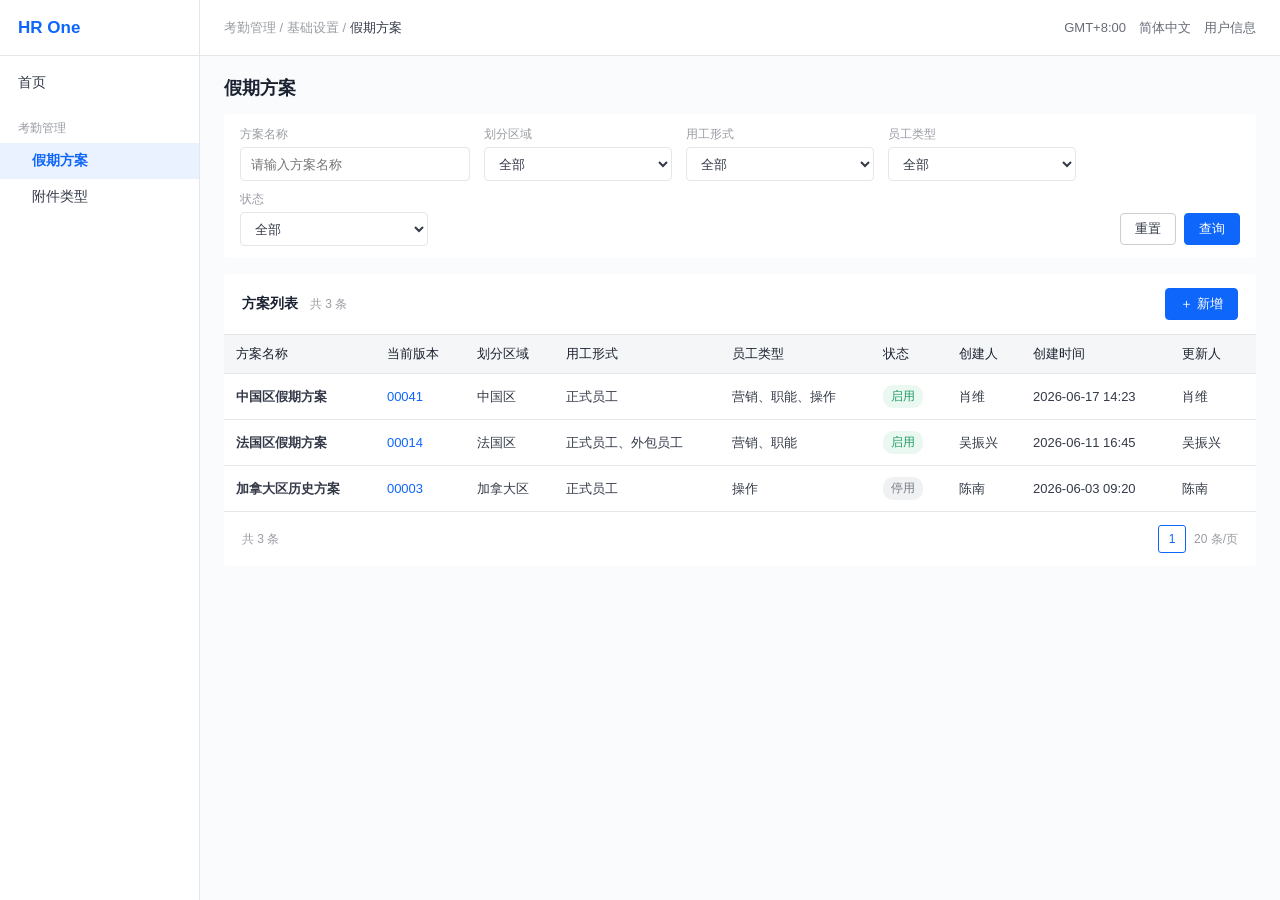
<file: index.html>
<!DOCTYPE html>
<html lang="zh-CN">
<head>
<meta charset="UTF-8">
<meta name="viewport" content="width=device-width, initial-scale=1.0">
<link rel="icon" href="data:,">
<title>HR One · 假期方案详情（业务精简版）</title>
<style>
:root{
  --blue:#0E66FB;--blue-light:#e7f0ff;--section:#E8F0FE;--page:#FAFBFC;
  --border:#E6E6E8;--text:#333947;--strong:#1A2130;--sub:#666b75;--muted:#999ca3;
  --green:#1f9d62;--green-bg:#eaf8f1;--orange:#c76b00;--orange-bg:#fff6e6;
}
*{box-sizing:border-box;margin:0;padding:0}
body{font-family:"PingFang SC","Microsoft YaHei",sans-serif;font-size:14px;color:var(--text);background:var(--page)}
button,input,select,textarea{font-family:inherit}
.layout{display:flex;min-height:100vh}
.sidebar{position:fixed;left:0;top:0;bottom:0;width:200px;background:#fff;border-right:1px solid var(--border);z-index:20}
.sidebar-logo{height:56px;display:flex;align-items:center;padding:0 18px;border-bottom:1px solid var(--border);font-size:17px;font-weight:650;color:var(--blue)}
.sidebar-home,.sidebar-item{display:block;text-decoration:none;color:var(--text);cursor:pointer}
.sidebar-home{padding:10px 18px;margin:8px 0}.sidebar-group-title{padding:10px 18px 6px;font-size:12px;color:var(--muted)}
.sidebar-item{width:100%;padding:9px 18px 9px 32px;border:0;background:transparent;text-align:left;font:inherit}.sidebar-item:hover,.sidebar-item.active{background:var(--blue-light);color:var(--blue)}.sidebar-item.active{font-weight:600}
.main{margin-left:200px;width:calc(100% - 200px);min-height:100vh}.header{position:sticky;top:0;height:56px;background:#fff;border-bottom:1px solid var(--border);display:flex;align-items:center;justify-content:space-between;padding:0 24px;z-index:15}
.breadcrumb{font-size:13px;color:var(--muted)}.breadcrumb span{color:var(--text)}.user-info{font-size:13px;color:var(--sub)}
.content{padding:20px 24px 36px}.summary{background:#fff;border-radius:4px;padding:20px 24px;margin-bottom:16px;display:flex;align-items:flex-start;justify-content:space-between;gap:20px}
.summary-title{display:flex;align-items:center;gap:10px;margin-bottom:10px}.summary-title h1{font-size:18px;color:var(--strong);font-weight:650}
.sample-tag{font-size:12px;color:var(--blue);background:var(--blue-light);border-radius:3px;padding:3px 8px}.meta{display:flex;gap:22px;color:#667085;font-size:13px;flex-wrap:wrap}.summary-right{font-size:13px;color:var(--muted);padding-top:4px}
.card{background:#fff;border-radius:4px;margin-bottom:16px}.detail-card{padding:20px 24px}.section-label{display:inline-flex;align-items:center;background:var(--section);color:var(--strong);border-radius:3px;padding:4px 10px;font-weight:600;margin-bottom:16px}
.info-grid{display:grid;grid-template-columns:repeat(3,minmax(0,1fr));gap:16px 32px}.info-item{display:flex;flex-direction:column;min-width:0}.info-label{font-size:12px;color:var(--muted);margin-bottom:5px;display:flex;align-items:center;gap:5px}.info-value{font-size:14px;color:var(--strong);min-height:24px;display:flex;align-items:center;gap:6px;flex-wrap:wrap}
.tag{display:inline-flex;padding:2px 8px;border-radius:3px;background:#F2F6FD;color:#52657c;font-size:12px}.rule-link{font-size:12px;color:var(--blue);cursor:pointer;margin-left:4px}
.hint{display:inline-flex;align-items:center;justify-content:center;width:16px;height:16px;border:1px solid #B9CDFD;border-radius:50%;font-size:11px;color:var(--blue);cursor:help;position:relative}
.hint-action{padding:0;background:#fff;font-family:inherit;cursor:pointer;vertical-align:middle}.hint-action:focus-visible{outline:2px solid #9abcf9;outline-offset:2px}
.hint:hover:after{content:attr(data-tip);position:absolute;left:20px;top:-8px;width:250px;padding:8px 10px;background:#273449;color:#fff;border-radius:4px;line-height:1.5;z-index:60;font-size:12px;white-space:normal;box-shadow:0 6px 18px rgba(0,0,0,.16)}
.tabs{height:52px;background:#fff;border-bottom:1px solid var(--border);display:flex;align-items:flex-end;padding:0 14px;overflow-x:auto}.tab{height:52px;padding:0 18px;display:flex;align-items:center;color:var(--sub);border-bottom:3px solid transparent;white-space:nowrap;cursor:pointer}.tab:hover{color:var(--blue)}.tab.active{color:var(--blue);border-bottom-color:var(--blue);font-weight:600}.tab-panel{display:none}.tab-panel.active{display:block}
.panel-head{display:flex;align-items:flex-start;justify-content:space-between;gap:16px;padding:16px 20px;border-bottom:1px solid var(--border)}.panel-title{font-size:15px;color:var(--strong);font-weight:600;margin-bottom:4px}.panel-sub{font-size:12px;color:var(--muted);line-height:1.6}.toolbar{display:flex;gap:8px;align-items:center;flex-shrink:0}
.btn{height:32px;padding:0 14px;border:1px solid #ccced1;border-radius:4px;background:#fff;color:var(--text);font-size:13px;cursor:pointer;display:inline-flex;align-items:center;justify-content:center;gap:5px}.btn:hover{border-color:var(--blue);color:var(--blue)}.btn-primary{background:var(--blue);border-color:var(--blue);color:#fff}.btn-primary:hover{color:#fff;background:#0759e4}.btn-text{border:0;background:transparent;color:var(--blue);padding:0;height:auto;cursor:pointer;font-size:13px;white-space:nowrap}
.table-wrap{overflow-x:auto}table{border-collapse:collapse;width:100%;min-width:980px}th{background:#f5f6f7;color:var(--strong);font-size:13px;font-weight:500;text-align:left;padding:10px 12px;border-bottom:1px solid var(--border);white-space:nowrap}td{font-size:13px;padding:11px 12px;border-bottom:1px solid var(--border);white-space:nowrap}tr:hover td{background:#f9fafe}
.status{display:inline-flex;border-radius:10px;padding:3px 8px;font-size:12px;color:var(--green);background:var(--green-bg)}.status.pending{color:var(--orange);background:var(--orange-bg)}.control-pill{display:inline-flex;border-radius:10px;padding:3px 8px;font-size:12px;color:var(--blue);background:var(--blue-light)}.row-actions{display:flex;gap:14px;align-items:center}.table-summary{max-width:190px;overflow:hidden;text-overflow:ellipsis;display:block}
.switch-toggle{width:38px;height:21px;border:0;border-radius:11px;background:#c9cdd4;position:relative;cursor:pointer;vertical-align:middle;transition:.2s}.switch-toggle:after{content:"";position:absolute;width:17px;height:17px;left:2px;top:2px;border-radius:50%;background:#fff;box-shadow:0 1px 3px rgba(0,0,0,.22);transition:.2s}.switch-toggle.on{background:var(--blue)}.switch-toggle.on:after{left:19px}.switch-text{margin-left:7px;font-size:12px;color:var(--sub)}
.empty-boundary{padding:32px 24px}.boundary-box{border:1px dashed #cbd8ee;background:#f8fbff;border-radius:4px;padding:22px}.boundary-title{font-weight:600;color:var(--strong);margin-bottom:8px}.boundary-text{font-size:13px;color:var(--sub);line-height:1.8}.chips{display:flex;gap:8px;flex-wrap:wrap;margin-top:14px}.chip{font-size:12px;border:1px solid #d9e3f4;color:#52657c;border-radius:3px;padding:5px 9px;background:#fff}
.annual-framework{padding:20px 24px 24px}.annual-framework-note{padding:10px 12px;border:1px solid #dbe8ff;background:#f7faff;border-radius:4px;color:#52657c;font-size:12px;line-height:1.7;margin-bottom:14px}.annual-scope{display:flex;align-items:center;gap:10px;padding:11px 14px;border:1px solid var(--border);border-radius:4px;background:#fff;margin-bottom:14px}.annual-scope-title{font-weight:600;color:var(--strong)}.annual-scope-text{font-size:12px;color:var(--muted)}.annual-structure-grid{display:grid;grid-template-columns:repeat(4,minmax(0,1fr));gap:12px}.annual-stage{position:relative;min-height:148px;border:1px solid var(--border);border-radius:4px;background:#fff;padding:14px}.annual-stage:not(:last-child):after{content:"→";position:absolute;right:-18px;top:50%;z-index:2;transform:translateY(-50%);color:#9cb3d4;font-size:18px}.annual-stage.add{border-style:dashed;border-color:#9abcf9;background:#f8fbff}.annual-stage-title{font-size:14px;color:var(--strong);font-weight:600;margin:10px 0 7px}.annual-stage-text{font-size:12px;color:var(--sub);line-height:1.7}.annual-stage-tag{display:inline-flex;border-radius:10px;padding:3px 8px;font-size:12px}.annual-stage-tag.current{color:#52657c;background:#f2f6fd}.annual-stage-tag.add{color:var(--blue);background:var(--blue-light)}.annual-stage-tag.operate{color:#a56206;background:var(--orange-bg)}.annual-region-row{display:flex;gap:10px;flex-wrap:wrap;padding:12px 14px;margin-top:14px;border-top:1px solid var(--border);font-size:12px;color:var(--sub)}.annual-region-row b{color:var(--strong)}
.annual-config-section{border:1px solid var(--border);border-radius:4px;margin-bottom:14px;background:#fff;overflow:hidden}.annual-config-head{padding:11px 14px;background:#fbfcfe;border-bottom:1px solid var(--border)}.annual-config-title{font-weight:600;color:var(--strong)}.annual-config-desc{font-size:12px;color:var(--muted);margin-top:3px}.annual-config-body{padding:14px}.annual-status-field{grid-column:1/-1}.annual-conversion-box{margin-top:14px;padding:12px 14px;border:1px solid #dbe8ff;background:#f7faff;border-radius:4px}.annual-conversion-row{display:flex;align-items:center;gap:8px;flex-wrap:wrap}.annual-conversion-row .form-input{width:110px}.annual-unit-tag{display:inline-flex;padding:3px 8px;background:#fff;border:1px solid #d9e3f4;border-radius:3px;color:#52657c;font-size:12px}
.control-layer-table{min-width:620px;table-layout:fixed}.control-layer-table th:nth-child(1){width:20%}.control-layer-table th:nth-child(2){width:38%}.control-layer-table th:nth-child(3){width:42%}.control-layer-table td{white-space:normal;vertical-align:top;line-height:1.65}.control-layer-table td:first-child{font-weight:600;color:var(--strong)}
.annual-quota-eligibility .condition-row{grid-template-columns:1.35fr .72fr 1.15fr auto}.annual-quota-eligibility .logic-row{margin-bottom:10px}.annual-quota-eligibility .sub-action{margin-top:10px}.annual-eligibility-switch-row{display:flex;align-items:center;gap:8px;min-height:32px;color:var(--strong)}#annualEligibilityConditionBody{margin-top:12px;padding-top:12px;border-top:1px solid var(--border)}#annualEligibilityResult{margin-top:12px}
.annual-generation-group-title{display:flex;align-items:center;gap:9px;margin:18px 0 10px;color:var(--strong);font-weight:650}.annual-generation-group-title:first-child{margin-top:0}.annual-generation-group-no{width:22px;height:22px;display:inline-flex;align-items:center;justify-content:center;border-radius:50%;background:var(--blue-light);color:var(--blue);font-size:12px}.annual-supplement-table{min-width:1180px;table-layout:fixed}.annual-supplement-table th:nth-child(1){width:13%}.annual-supplement-table th:nth-child(2){width:10%}.annual-supplement-table th:nth-child(3){width:19%}.annual-supplement-table th:nth-child(4){width:14%}.annual-supplement-table th:nth-child(5){width:19%}.annual-supplement-table th:nth-child(6){width:17%}.annual-supplement-table th:nth-child(7){width:8%}.annual-supplement-table td{white-space:normal;vertical-align:top;line-height:1.6}.table-switch{display:flex;align-items:center;gap:8px}.table-switch .switch-toggle{flex:none}
.preset-rule-intro{display:flex;align-items:center;justify-content:space-between;gap:20px;padding:14px 16px;border:1px solid var(--border);border-radius:4px;background:#fafbfc}.preset-rule-intro-title{font-weight:650;color:var(--strong)}.preset-rule-intro-desc{margin-top:4px;color:var(--muted);line-height:1.6}.readonly-rule-grid{display:grid;grid-template-columns:1fr 1fr;gap:12px 24px}.readonly-rule-item{padding:12px 14px;border:1px solid var(--border);border-radius:4px;background:#fafbfc}.readonly-rule-item.full{grid-column:1/-1}.readonly-rule-label{font-size:12px;color:var(--muted);margin-bottom:5px}.readonly-rule-value{color:var(--strong);line-height:1.65}.readonly-rule-value strong{font-weight:650}.rule-dependency-check{margin-top:14px;padding:11px 14px;border-left:3px solid #52c41a;background:#f6ffed;color:#355b2a;line-height:1.65}
.annual-page-head{display:flex;align-items:flex-start;justify-content:space-between;gap:16px;margin-bottom:14px}.annual-page-title{font-size:16px;font-weight:650;color:var(--strong);margin-bottom:4px}.annual-save-state{font-size:12px;color:var(--muted)}.annual-steps{display:grid;grid-template-columns:repeat(3,1fr);border:1px solid var(--border);border-radius:4px;background:#fff;margin-bottom:14px;overflow:hidden}.annual-step{position:relative;border:0;border-right:1px solid var(--border);background:#fff;padding:13px 16px;text-align:left;cursor:pointer;color:var(--sub)}.annual-step:last-child{border-right:0}.annual-step.active{background:#f7faff;color:var(--blue)}.annual-step-no{display:inline-flex;align-items:center;justify-content:center;width:22px;height:22px;border-radius:50%;margin-right:8px;background:#eef1f5;color:#6f7784;font-size:12px}.annual-step.active .annual-step-no{background:var(--blue);color:#fff}.annual-step-summary{display:block;margin:5px 0 0 30px;font-size:12px;color:var(--muted)}.annual-step-pane{display:none}.annual-step-pane.active{display:block}.annual-mode-row{display:flex;align-items:center;justify-content:space-between;gap:12px;flex-wrap:wrap;margin-bottom:14px}.annual-mode-switch{display:inline-flex;border:1px solid var(--border);border-radius:4px;padding:2px;background:#f7f8fa}.annual-mode{height:30px;padding:0 16px;border:0;background:transparent;color:var(--sub);border-radius:3px}.annual-mode.active{background:#fff;color:var(--blue);box-shadow:0 1px 4px rgba(0,0,0,.08);font-weight:600}.annual-formula-card{border:1px solid #cfe0ff;background:#f7faff;border-radius:4px;padding:13px 14px;margin-top:14px}.annual-formula-title{display:flex;align-items:center;justify-content:space-between;gap:12px;margin-bottom:9px;color:var(--strong);font-weight:600}.annual-formula-code{font-family:Menlo,Monaco,monospace;color:#23466f;background:#fff;border:1px solid #dbe8ff;border-radius:4px;padding:12px;line-height:1.7;overflow-x:auto}.annual-formula-meta{display:flex;gap:18px;flex-wrap:wrap;margin-top:9px;font-size:12px;color:var(--sub)}.annual-table{min-width:720px}.annual-table th,.annual-table td{font-size:12px;padding:9px 10px}.annual-table td{white-space:normal}.special-rule-card{border:1px solid #cfe0ff;border-radius:4px;background:#fff}.special-rule-main{display:grid;grid-template-columns:minmax(250px,1.2fr) minmax(320px,1.8fr) auto;gap:16px;align-items:center;padding:14px}.special-rule-title{display:flex;align-items:center;gap:8px;font-weight:600;color:var(--strong);margin-bottom:5px}.special-rule-desc{font-size:12px;color:var(--sub);line-height:1.65}.special-rule-flow{display:flex;align-items:center;gap:7px;flex-wrap:wrap;font-size:12px;color:#52657c}.flow-node{padding:5px 8px;border:1px solid #d9e3f4;background:#f7faff;border-radius:3px}.special-rule-foot{border-top:1px solid var(--border);padding:9px 14px;background:#fbfcfe;font-size:12px;color:var(--muted)}.rule-status{display:inline-flex;padding:3px 8px;border-radius:10px;background:var(--green-bg);color:var(--green);font-size:12px}.annual-rule-summary{display:grid;grid-template-columns:repeat(3,1fr);gap:12px;margin-bottom:14px}.summary-tile{border:1px solid var(--border);border-radius:4px;padding:12px;background:#fff}.summary-tile-label{font-size:12px;color:var(--muted);margin-bottom:6px}.summary-tile-value{color:var(--strong);font-weight:600;line-height:1.55}.annual-drawer-section{border:1px solid var(--border);border-radius:4px;margin-bottom:14px;overflow:hidden}.annual-drawer-section-title{padding:10px 12px;background:#fbfcfe;border-bottom:1px solid var(--border);font-weight:600;color:var(--strong)}.annual-drawer-section-body{padding:13px}.trial-box{border:1px solid #dbe8ff;background:#f7faff;border-radius:4px;padding:13px}.trial-equation{font-family:Menlo,Monaco,monospace;color:#23466f;margin:9px 0}.trial-result{font-weight:600;color:var(--blue)}.cross-tier-guide{min-width:0;table-layout:fixed}.cross-tier-guide th:nth-child(1){width:31%}.cross-tier-guide th:nth-child(2){width:31%}.cross-tier-guide th:nth-child(3){width:38%}.cross-tier-guide td{white-space:normal;vertical-align:top;line-height:1.65}.field-definition-table{min-width:0;table-layout:fixed}.field-definition-table th:nth-child(1){width:20%}.field-definition-table th:nth-child(2){width:45%}.field-definition-table th:nth-child(3){width:35%}.field-definition-table td{white-space:normal;vertical-align:top;line-height:1.65}.code-verified-note{margin-top:12px;padding:8px 10px;border-radius:3px;background:#f6f8fb;color:var(--muted);font-size:12px}.recommended-choice{display:inline-flex;margin-top:12px;padding:6px 10px;border-radius:3px;background:var(--blue-light);color:var(--blue);font-weight:600}
.oehr-config-mode{padding:2px 0}.oehr-radio-line{display:flex;align-items:center;gap:16px;flex-wrap:wrap;min-height:34px;font-size:13px}.oehr-radio-option{display:inline-flex;align-items:center;gap:6px;color:var(--text)}.oehr-radio-option input{accent-color:var(--blue)}.oehr-radio-inline{display:inline-flex;align-items:center;gap:8px;flex-wrap:wrap}.oehr-radio-inline .form-select{width:110px}.oehr-radio-inline .form-input{width:120px}.oehr-full-field{grid-column:1/-1}.oehr-formula-row{display:flex;align-items:center;gap:10px;flex-wrap:wrap}.oehr-formula-row .annual-formula-code{flex:1;min-width:480px}.oehr-ladder{min-width:980px}.oehr-ladder th,.oehr-ladder td{font-size:12px;padding:9px 10px}.oehr-ladder td{white-space:normal}.oehr-muted{color:var(--muted)}
.cross-year-inline-head,.comp-page-head{display:flex;align-items:flex-start;justify-content:space-between;gap:14px;margin-bottom:14px}.config-disabled{opacity:.48;pointer-events:none}.comp-framework{background:#fafbfc}.comp-source-table{min-width:840px;table-layout:fixed}.comp-source-table th,.comp-source-table td{font-size:12px;padding:9px 10px;white-space:normal;vertical-align:middle;line-height:1.55}.comp-source-table th:nth-child(1){width:24%}.comp-source-table th:nth-child(2){width:20%}.comp-source-table th:nth-child(3){width:17%}.comp-source-table .form-select{height:32px}.ratio-tag{display:inline-flex;padding:3px 9px;border-radius:10px;background:var(--blue-light);color:var(--blue);font-weight:600}.comp-field-title{margin-top:18px}.comp-radio-stack{border:1px solid var(--border);border-radius:4px;overflow:hidden}.comp-radio-row{display:flex;align-items:center;gap:9px;min-height:48px;padding:7px 12px;border-bottom:1px solid var(--border);font-size:13px;background:#fff}.comp-radio-row:last-child{border-bottom:0}.comp-radio-row.active{background:#f7faff}.comp-radio-row input[type=radio]{accent-color:var(--blue)}.comp-radio-row .comp-number{width:82px}.comp-radio-row .comp-unit,.comp-radio-row .comp-fixed-type{width:90px}.comp-radio-row .comp-date{width:100px}.recommended-choice.compact{margin:0 0 0 4px;padding:3px 8px;font-size:12px}.comp-inline-config{display:grid;grid-template-columns:220px 1fr;align-items:center;gap:16px;margin-top:14px;padding:12px;border:1px solid var(--border);border-radius:4px;background:#fff}.comp-delay-fields{display:flex;align-items:center;gap:8px;flex-wrap:wrap;font-size:13px}.comp-delay-fields .comp-number{width:82px}.comp-delay-fields .comp-unit{width:90px}.comp-use-flow{margin-top:14px}.comp-settlement-details{margin-top:14px}.comp-auto-time{margin-top:12px;padding:10px 12px;background:#f7faff;border-radius:4px}.comp-trace{border:1px solid #dbe8ff;background:#f7faff;border-radius:4px;padding:4px 14px}.comp-actions{display:flex;justify-content:flex-end;padding-top:2px}
.mask{position:fixed;inset:0;background:rgba(0,0,0,.36);display:none;z-index:100}.mask.show{display:block}.drawer{position:absolute;right:0;top:0;width:920px;max-width:96vw;height:100%;background:#fff;box-shadow:-8px 0 26px rgba(0,0,0,.14);display:flex;flex-direction:column}.drawer.narrow{width:380px}.drawer.option-guide{width:680px}.drawer.help-mode .drawer-footer .btn[data-close="drawer"]{display:none}.drawer-head{height:60px;padding:0 22px;border-bottom:1px solid var(--border);display:flex;align-items:center;justify-content:space-between}.drawer-title{font-size:16px;font-weight:600;color:var(--strong)}.close{border:0;background:transparent;color:#7f8794;font-size:22px;cursor:pointer}.drawer-body{padding:20px 22px;overflow-y:auto;flex:1}.drawer-footer{height:60px;border-top:1px solid var(--border);display:flex;align-items:center;justify-content:flex-end;gap:10px;padding:0 20px}
.notice{background:#f6f9ff;border:1px solid #dbe8ff;border-radius:4px;padding:10px 12px;color:#506079;font-size:12px;line-height:1.7;margin-bottom:14px}.warning{background:var(--orange-bg);border-color:#f4d6a6;color:#88530d}.summary-box{border-left:3px solid var(--blue);background:#fbfcfe;padding:11px 13px;margin-bottom:16px;line-height:1.75;color:#4e5969}.read-summary{display:flex;align-items:flex-start;gap:8px}.read-summary:before{content:"✓";width:18px;height:18px;display:inline-flex;align-items:center;justify-content:center;border-radius:50%;background:var(--green-bg);color:var(--green);font-size:12px;flex-shrink:0;margin-top:2px}
.template-bar{display:flex;align-items:flex-start;justify-content:space-between;gap:16px;padding:12px 14px;background:#f7faff;border:1px solid #dbe8ff;border-radius:4px;margin-bottom:12px}.template-info{display:flex;align-items:center;gap:10px}.template-pill{display:inline-flex;padding:4px 9px;border-radius:3px;background:var(--blue);color:#fff;font-size:12px;white-space:nowrap}.template-copy{font-size:12px;color:var(--sub);line-height:1.7}
.mode-switch{display:inline-flex;border:1px solid var(--border);border-radius:4px;padding:2px;background:#f7f8fa;margin-bottom:14px}.mode-option{height:30px;padding:0 15px;border:0;border-radius:3px;background:transparent;color:var(--sub);cursor:pointer}.mode-option.active{background:#fff;color:var(--blue);font-weight:600;box-shadow:0 1px 4px rgba(0,0,0,.08)}
.direct-choice-group{display:flex;align-items:center;gap:12px 24px;flex-wrap:wrap;min-height:34px}.direct-radio-option{display:inline-flex;align-items:center;gap:7px;min-height:28px;color:var(--text);font-size:13px;line-height:1.4;cursor:pointer}.direct-radio-option:hover{color:var(--blue)}.direct-choice-input{width:16px;height:16px;margin:0;accent-color:var(--blue);cursor:pointer;flex:none}.direct-radio-option.active{color:var(--strong)}.direct-choice-group.is-disabled{pointer-events:none;opacity:.6}.direct-choice-group.compact{gap:8px 16px}.direct-choice-group.compact .direct-radio-option{font-size:12px}
.business-section{border:1px solid var(--border);border-radius:4px;margin-bottom:14px;background:#fff;overflow:hidden}.business-section-head{padding:11px 14px;background:#fbfcfe;border-bottom:1px solid var(--border);display:flex;align-items:center;justify-content:space-between;gap:12px}.business-section-title{font-weight:600;color:var(--strong)}.business-section-desc{font-size:12px;color:var(--muted);margin-top:3px}.business-section-body{padding:14px}.business-table{min-width:760px}.business-table th,.business-table td{font-size:12px;padding:9px 10px}.business-table td:last-child,.business-table th:last-child{white-space:nowrap;width:90px}
.business-subsection{padding:2px 0 20px}.business-subsection+.business-subsection{padding-top:4px}.business-subsection:last-child{padding-bottom:2px}.business-subsection-head{display:flex;align-items:center;justify-content:space-between;gap:12px;margin-bottom:14px}.business-subsection-title{font-weight:600;color:var(--strong)}.business-subsection-body{min-width:0}
.rule-inline-error{margin:0 0 12px;padding:9px 11px;border:1px solid #ffccc7;background:#fff2f0;border-radius:4px;color:#cf1322;font-size:12px;line-height:1.6}
.condition-presence-value{height:34px;display:flex;align-items:center;padding:0 10px;border:1px solid var(--border);border-radius:4px;background:#f7f8fa;color:var(--muted);font-size:12px}.condition-multi-value{height:64px;padding:4px 8px}.condition-multi-value option{padding:4px 6px}
.business-field-grid{display:grid;grid-template-columns:1fr 1fr;gap:14px 18px}.business-field{min-width:0}.basic-settings-grid{grid-template-columns:repeat(2,minmax(0,1fr));align-items:start}.basic-settings-grid .business-field{display:flex;min-height:58px;flex-direction:column;justify-content:flex-start}.basic-settings-grid .direct-choice-group{height:34px;min-height:34px}.basic-settings-grid #hourCalculationFields,.basic-settings-grid #hourCalculationFields>.business-field-grid{display:contents}.basic-settings-grid #hourCalculationFields[style*="display: none"]{display:none!important}.form-label{font-size:13px;color:var(--text);margin-bottom:6px;display:block}.form-grid{display:grid;grid-template-columns:1fr 1fr;gap:14px 18px}.form-item{display:flex;flex-direction:column;min-width:0}.form-item.full{grid-column:1/-1}.form-input,.form-select{height:34px;border:1px solid var(--border);border-radius:4px;padding:0 10px;background:#fff;color:var(--text);font-size:13px;width:100%}.form-input:disabled,.form-select:disabled{background:#f5f6f7;color:#777e89}.form-textarea{height:76px;border:1px solid var(--border);border-radius:4px;padding:8px 10px;resize:vertical;width:100%;font-size:13px}.required{color:#F74C4C;margin-right:3px}.field-note{font-size:12px;color:var(--muted);line-height:1.6;margin-top:5px}
.entitlement-mode-field{max-width:980px}.entitlement-choice-grid{display:grid;grid-template-columns:repeat(2,minmax(0,1fr));gap:10px}.entitlement-choice{display:flex;flex-direction:column;align-items:flex-start;gap:4px;min-height:72px;padding:12px 14px;border:1px solid var(--border);border-radius:6px;background:#fff;color:var(--text);text-align:left;cursor:pointer}.entitlement-choice:hover{border-color:#8eb8ff}.entitlement-choice.active{border-color:var(--blue);background:#f4f8ff;box-shadow:0 0 0 1px rgba(22,119,255,.08)}.entitlement-choice-title{font-size:14px;font-weight:600;color:var(--strong)}.entitlement-choice.active .entitlement-choice-title{color:var(--blue)}.entitlement-choice-desc{font-size:12px;line-height:1.55;color:var(--muted)}.entitlement-choice.disabled{cursor:not-allowed;background:#f7f8fa;border-color:#e5e7eb;opacity:.62}.entitlement-choice.disabled:hover{border-color:#e5e7eb}
.input-with-suffix{display:flex;align-items:center}.input-with-suffix .form-input{border-radius:4px 0 0 4px}.input-suffix{height:34px;display:inline-flex;align-items:center;padding:0 10px;border:1px solid var(--border);border-left:0;border-radius:0 4px 4px 0;background:#f7f8fa;color:var(--sub);white-space:nowrap;font-size:12px}.compound-value-unit{display:flex;align-items:center}.compound-value-unit .form-input{border-radius:4px 0 0 4px}.compound-value-unit .form-select{width:118px;border-left:0;border-radius:0 4px 4px 0}.gestation-control{display:flex;align-items:center;gap:6px}.gestation-control .form-input{width:74px}.gestation-control span{color:var(--sub);font-size:12px}.balance-source-note{margin-top:12px;padding:10px 12px;border:1px solid #dbe8ff;background:#f7faff;border-radius:4px;color:#52657c;font-size:12px;line-height:1.7}.entitlement-scope-box{margin:12px 0}.attachment-rule-table{min-width:980px;table-layout:fixed}.attachment-rule-table th:nth-child(1){width:310px}.attachment-rule-table th:nth-child(2){width:430px}.attachment-rule-table th:nth-child(3){width:150px}.attachment-rule-table th:nth-child(4){width:60px}.attachment-upload-condition{display:flex;align-items:center;gap:8px;flex-wrap:wrap}.attachment-upload-condition>.attachment-basis{width:140px}.attachment-condition{display:flex;align-items:center;gap:7px}.attachment-condition .form-select{width:96px}.attachment-condition .form-input{width:78px}.attachment-unit,.attachment-all-text{color:var(--sub);font-size:12px;white-space:nowrap}.attachment-type-reference{display:flex;align-items:flex-start;gap:8px}.attachment-type-summary{display:flex;align-items:center;gap:6px;flex:1;flex-wrap:wrap;min-height:32px}.attachment-type-chip{display:inline-flex;padding:3px 8px;border-radius:3px;background:#f2f6fd;color:#52657c;font-size:12px}.attachment-type-empty{color:var(--muted);font-size:12px}.attachment-requirement{width:100%}.attachment-type-modal{width:720px;z-index:180}.attachment-type-search{margin-bottom:12px}.attachment-type-list{max-height:360px;overflow-y:auto;border:1px solid var(--border);border-radius:4px}.attachment-type-option{display:flex;align-items:flex-start;gap:10px;padding:11px 12px;border-bottom:1px solid var(--border);cursor:pointer}.attachment-type-option:last-child{border-bottom:0}.attachment-type-option:hover{background:#f9fafe}.attachment-type-option input{margin-top:2px;accent-color:var(--blue)}.attachment-type-name{color:var(--strong)}.attachment-type-note{margin-top:3px;color:var(--muted);font-size:12px}.attachment-type-source{margin-top:10px;color:var(--muted);font-size:12px}.unit-linkage-summary{grid-column:1/-1;display:flex;align-items:center;min-height:34px;padding:7px 10px;border-radius:4px;background:#f7faff;color:#52657c;font-size:12px;line-height:1.6}.field-unit-badge{display:inline-flex;align-items:center;margin-left:5px;padding:1px 6px;border-radius:9px;background:#eef4ff;color:var(--blue);font-size:11px;font-weight:400;vertical-align:middle}
.linked-box{grid-column:1/-1;background:#f7faff;border:1px solid #dbe8ff;border-radius:4px;padding:12px 14px}.linked-box.rule-module{padding:0;background:#fff;overflow:hidden}.rule-module>.attachment-title{margin:0;padding:12px 14px;background:#f7faff}.rule-module>div[id$="Body"]{padding:12px 14px;border-top:1px solid #dbe8ff}.sentence-row{display:flex;align-items:center;gap:8px;flex-wrap:wrap;color:var(--text);line-height:34px}.sentence-row .form-input,.sentence-row .form-select{width:auto;min-width:110px}.sentence-row .small{width:88px;min-width:88px}.system-result{border-left:3px solid #9abcf9;background:#f7faff;padding:10px 12px;color:#52657c;font-size:12px;line-height:1.7;margin-top:10px}.toggle-form-row{display:flex;align-items:center;gap:10px;min-height:34px}.attachment-line{display:flex;align-items:center;gap:8px;flex-wrap:wrap;line-height:34px}.attachment-line .form-input{width:92px}.attachment-line .form-select{width:138px}.attachment-title{display:flex;align-items:center;gap:10px;font-weight:600;color:var(--strong);margin-bottom:12px}.rule-empty-state{display:flex;align-items:center;justify-content:space-between;gap:12px;padding:12px 14px;border:1px dashed #c8d8f2;border-radius:4px;background:#fafcff;color:#52657c;font-size:13px;line-height:1.6}.rule-empty-badge{display:inline-flex;margin-right:8px;padding:2px 8px;border-radius:10px;background:var(--blue-light);color:var(--blue);font-size:12px}
.basic-strip{display:grid;grid-template-columns:repeat(4,1fr);gap:12px;background:#f7faff;border:1px solid #dbe8ff;border-radius:4px;padding:12px 14px;margin-bottom:14px}.basic-strip-item{min-width:0}.basic-strip-label{font-size:12px;color:var(--muted);margin-bottom:5px}.basic-strip-value{font-size:13px;color:var(--strong)}.basic-strip .form-select{height:30px}.condition-row{display:grid;grid-template-columns:1.35fr .8fr 1fr auto;gap:8px;align-items:center;margin-top:10px}.condition-row:first-child{margin-top:0}.policy-textarea{width:100%;min-height:92px;border:1px solid var(--border);border-radius:4px;padding:9px 10px;resize:vertical;font-size:13px;line-height:1.6}.sub-action{margin-top:10px}.section-result{margin-top:12px;padding:10px 12px;background:#f7f8fa;color:var(--sub);font-size:12px;line-height:1.7;border-radius:4px}
.checkbox-group{display:flex;flex-wrap:wrap;gap:8px 18px;padding:10px 12px;border:1px solid var(--border);border-radius:4px;background:#fff}.checkbox-option{display:inline-flex;align-items:center;gap:6px;min-width:110px;font-size:13px;color:var(--text);cursor:pointer}.checkbox-option input{accent-color:var(--blue)}.business-section.preleave-section{overflow:visible}.strong-control-row{display:flex;align-items:center;gap:6px;margin-top:12px;padding:10px 12px;background:#f7faff;border:1px solid #dbe8ff;border-radius:4px}.strong-control-row input{margin:0;accent-color:var(--blue)}.strong-control-row.is-disabled{background:#f7f7f8;border-color:var(--border);color:var(--muted)}.strong-control-option{min-width:auto;font-size:14px;font-weight:500}.strong-control-row.is-disabled .strong-control-option{cursor:not-allowed;color:var(--muted)}.strong-control-row .hint:hover:after{left:26px;top:auto;bottom:-8px;width:360px}
.advanced-layout{display:grid;grid-template-columns:240px minmax(0,1fr);gap:14px}.field-panel,.formula-panel{border:1px solid var(--border);border-radius:4px;overflow:hidden}.panel-mini-head{padding:10px 12px;background:#f7f8fa;border-bottom:1px solid var(--border);font-weight:600}.field-groups{padding:10px;max-height:410px;overflow-y:auto}.field-group{margin-bottom:12px}.field-group-name{font-size:12px;color:var(--muted);margin-bottom:6px}.field-buttons{display:flex;flex-wrap:wrap;gap:6px}.field-button{border:1px solid #d9e3f4;background:#fff;color:#456184;border-radius:3px;padding:4px 7px;font-size:12px;cursor:pointer}.field-button:hover{border-color:var(--blue);color:var(--blue)}.formula-toolbar{display:flex;gap:6px;flex-wrap:wrap;padding:9px 11px;border-bottom:1px solid var(--border)}.formula-editor{width:100%;height:180px;border:0;resize:vertical;padding:12px;font-family:Menlo,Monaco,monospace;font-size:13px;line-height:1.7;outline:none}.formula-meta{padding:10px 12px;border-top:1px solid var(--border);font-size:12px;color:var(--muted);display:flex;justify-content:space-between;gap:12px;flex-wrap:wrap}
.source-table{min-width:820px}.source-table th,.source-table td{font-size:12px;padding:9px 10px;white-space:normal;line-height:1.55}.source-table th:nth-child(1){width:110px}.source-table th:nth-child(2){width:160px}.source-table th:nth-child(3){width:170px}.formula-actions{display:flex;gap:8px;justify-content:flex-end;margin-top:12px}.test-result{margin-top:14px;border:1px solid #dbe8ff;background:#f7faff;border-radius:4px;padding:14px}.test-title{font-weight:600;color:var(--strong);margin-bottom:10px}.trace-row{display:grid;grid-template-columns:160px 1fr;gap:12px;padding:8px 0;border-bottom:1px dashed #dfe6f2;font-size:13px}.trace-row:last-child{border-bottom:0}.trace-label{color:var(--muted)}.trace-value{color:var(--strong)}
.modal{position:absolute;left:50%;top:50%;transform:translate(-50%,-50%);width:900px;max-width:92vw;max-height:90vh;background:#fff;border-radius:6px;display:flex;flex-direction:column;box-shadow:0 10px 34px rgba(0,0,0,.18)}.modal-head{height:58px;padding:0 22px;border-bottom:1px solid var(--border);display:flex;align-items:center;justify-content:space-between}.modal-body{padding:22px;overflow-y:auto}.modal-footer{height:60px;border-top:1px solid var(--border);display:flex;align-items:center;justify-content:flex-end;gap:10px;padding:0 20px}.validation-list{margin:14px 0 0 20px;color:var(--text);line-height:1.9}.validation-list li::marker{color:#d4380d}.toast{position:fixed;left:50%;top:72px;transform:translateX(-50%);background:#253247;color:#fff;padding:9px 15px;border-radius:4px;z-index:200;display:none;box-shadow:0 6px 18px rgba(0,0,0,.18)}.toast.show{display:block}
.leave-form-modal{width:1120px}.form-outline{position:sticky;top:-22px;z-index:5;display:flex;gap:8px;flex-wrap:wrap;margin:-6px 0 14px;padding:12px 0;background:#fff;border-bottom:1px solid var(--border)}.outline-link{height:28px;padding:0 11px;border:0;border-radius:3px;background:#f3f5f8;color:var(--sub);font-size:12px;cursor:pointer}.outline-link:hover,.outline-link.active{background:var(--blue-light);color:var(--blue);font-weight:600}.option-guide-btn{margin-left:auto;height:28px;color:var(--blue);border-color:#b9cdfd}.rule-type-card{margin-top:14px;padding:14px;border:1px solid #dbe8ff;background:#f8fbff;border-radius:4px}.rule-type-title{font-weight:600;color:var(--strong);margin-bottom:10px}.inline-link-row{display:flex;align-items:center;justify-content:space-between;gap:12px;padding:11px 12px;background:#fff;border:1px solid var(--border);border-radius:4px;margin-top:12px}.policy-table-block{margin-top:12px}
.policy-scope{padding:12px 14px;border:1px solid #dbe8ff;background:#f7faff;border-radius:4px;margin-bottom:12px}.policy-scope-title{font-weight:600;color:var(--strong);margin-bottom:10px}.duration-rule-card{border:1px solid var(--border);border-radius:4px;margin-top:12px;background:#fff}.duration-rule-card:first-child{margin-top:0}.duration-rule-head{display:flex;align-items:center;justify-content:space-between;padding:10px 12px;background:#f7f8fa;border-bottom:1px solid var(--border)}.duration-rule-body{padding:12px}.duration-rule-result{margin-top:12px;padding-top:12px;border-top:1px dashed #dfe3e8}.condition-list{margin-top:10px}.condition-row.structured-condition-row{grid-template-columns:1.45fr .85fr 1.15fr auto}.date-rule-header,.date-rule-row{display:grid;grid-template-columns:1fr .85fr 1.25fr 170px auto;gap:8px;align-items:center}.date-rule-header{padding:0 0 6px;color:var(--muted);font-size:12px}.date-rule-row{margin-top:10px}.date-rule-row:first-child{margin-top:0}.date-value-unit{display:flex;align-items:center;gap:8px}.date-value-unit .date-offset{width:72px}.date-value-unit .date-unit{width:90px}.event-field-box{margin-top:12px}.formula-help{padding:9px 11px;background:#f7faff;border-bottom:1px solid #dbe8ff;color:#52657c;font-size:12px;line-height:1.6}.entitlement-example{margin-top:10px;color:var(--muted);font-size:12px;line-height:1.65}.disabled-option-note{margin-top:8px;color:var(--muted);font-size:12px}.option-explanation{margin-top:8px;padding:8px 10px;background:#f7faff;border-left:3px solid #9abcf9;color:#52657c;font-size:12px;line-height:1.6}.logic-row{display:flex;align-items:center;gap:8px;margin:8px 0}.logic-row .form-select{width:220px}.compact-fields .business-field-grid{gap:10px 14px}.formula-field-button{width:100%;text-align:left;margin-bottom:5px}.formula-field-button:last-child{margin-bottom:0}
.duration-matrix{min-width:900px;border:1px solid var(--border);table-layout:fixed}.duration-matrix.duration-periodic{min-width:1035px}.duration-matrix.duration-additional{min-width:980px}.duration-matrix th{background:#f5f6f7}.duration-matrix td{vertical-align:top;white-space:normal;background:#fff}.duration-matrix tr:hover td{background:#fff}.duration-matrix .condition-row{grid-template-columns:1.3fr .72fr .92fr auto;min-width:350px}.duration-matrix .logic-row{margin-top:0}.duration-matrix .condition-list{margin-top:8px}.duration-matrix .sub-action{margin-top:8px}.duration-matrix .form-input,.duration-matrix .form-select{height:32px}.duration-matrix.duration-total th:first-child,.duration-matrix.duration-total td:first-child{width:72%}.duration-matrix.duration-periodic th:first-child,.duration-matrix.duration-periodic td:first-child{width:380px}.duration-matrix.duration-periodic th:nth-child(2),.duration-matrix.duration-periodic td:nth-child(2){width:95px}.duration-matrix.duration-periodic th:nth-child(3),.duration-matrix.duration-periodic td:nth-child(3){width:165px}.duration-matrix.duration-periodic th:nth-child(4),.duration-matrix.duration-periodic td:nth-child(4){width:330px}.duration-matrix.duration-additional th:nth-child(1),.duration-matrix.duration-additional td:nth-child(1){width:135px}.duration-matrix.duration-additional th:nth-child(2),.duration-matrix.duration-additional td:nth-child(2){width:115px}.duration-matrix.duration-additional th:nth-child(3),.duration-matrix.duration-additional td:nth-child(3){width:380px}.duration-matrix th:last-child,.duration-matrix td:last-child{position:sticky;right:0;width:65px;background:#fff;box-shadow:-1px 0 #e6e8eb}.duration-matrix th:last-child{background:#f5f6f7}.condition-scope-line{display:flex;align-items:center;gap:8px;margin-bottom:8px}.condition-scope-line .form-select{width:140px}.rule-value-inline{display:flex;align-items:center;gap:7px;min-height:32px}.rule-value-inline .form-input{width:78px}.rule-value-inline .form-select{width:82px}.rule-source-summary{margin-top:10px}.formula-result-note{border-left:3px solid var(--blue);background:#f7faff;padding:10px 12px;color:#52657c;font-size:12px;line-height:1.7;margin-bottom:12px}.mode-description{margin:10px 0 12px;color:var(--sub);font-size:12px;line-height:1.7}.rule-operation{display:flex;align-items:center;gap:12px;min-height:32px}.period-limit-stack{display:flex;flex-direction:column;gap:8px}.period-limit-stack .rule-value-inline{white-space:nowrap}.automatic-field-note{margin-bottom:12px;padding:10px 12px;background:#f7faff;border:1px solid #dbe8ff;border-radius:4px;color:#52657c;font-size:12px;line-height:1.7}
.period-rule-preview{margin-top:12px;padding:10px 12px;border:1px solid #cfe0ff;border-radius:4px;background:#f7faff;color:#425a78;font-size:13px;line-height:1.7}
.rule-match-policy{display:flex;align-items:flex-start;justify-content:space-between;gap:18px;padding:12px 14px;margin:12px 0;border:1px solid #dbe8ff;background:#f7faff;border-radius:4px}.rule-match-main{display:flex;align-items:flex-start;gap:10px}.rule-match-badge{flex:0 0 auto;color:var(--blue);background:var(--blue-light);border-radius:10px;padding:2px 8px;font-size:12px}.rule-match-title{font-weight:600;color:var(--strong);margin-bottom:3px}.rule-match-desc{font-size:12px;color:var(--muted);line-height:1.6}.rule-check-result{font-size:12px;line-height:1.6;margin-top:7px}.rule-check-result.ok{color:#238653}.rule-check-result.warn{color:#ad6800}.rule-check-result.error{color:#d4380d}.rule-list-toolbar{display:flex;align-items:center;justify-content:space-between;gap:12px;margin:10px 0 12px}.rule-list-title{display:flex;align-items:center;gap:8px;font-weight:600;color:var(--strong)}.rule-count{font-size:12px;color:var(--blue);background:var(--blue-light);padding:2px 8px;border-radius:10px;font-weight:400}.rule-summary-table{min-width:930px;border:1px solid var(--border);table-layout:fixed}.rule-summary-table th,.rule-summary-table td{white-space:normal;vertical-align:top;line-height:1.6}.rule-summary-table th:nth-child(1){width:145px}.rule-summary-table th:nth-child(2){width:275px}.rule-summary-table th:nth-child(3){width:220px}.rule-summary-table th:nth-child(4){width:115px}.rule-summary-table th:nth-child(5){width:170px}.rule-summary-name{font-weight:600;color:var(--strong)}.rule-summary-muted{color:var(--muted)}.rule-config-tag{display:inline-block;margin:0 5px 4px 0;padding:2px 8px;border-radius:10px;background:var(--blue-light);color:var(--blue);font-size:12px;white-space:nowrap}.rule-editor-modal{width:920px;z-index:170}.nested-mask{z-index:160;background:rgba(0,0,0,.48)}.rule-editor-group{padding:14px;border:1px solid var(--border);border-radius:4px;margin-bottom:14px}.rule-editor-group-title{font-weight:600;color:var(--strong);margin-bottom:10px}.rule-editor-result-panel{margin-top:12px}.condition-source-box{margin-top:10px;padding:10px 12px;background:#fafbfd;border:1px dashed var(--border);border-radius:4px;font-size:12px;color:var(--muted);line-height:1.7}.condition-source-box b{color:var(--text)}.form-input.input-error,.form-select.input-error{border-color:#f5222d;background:#fff7f7}.rule-editor-modal .condition-row{grid-template-columns:1.45fr .8fr 1.15fr auto}.rule-editor-modal .advanced-layout{grid-template-columns:210px minmax(0,1fr)}.option-guide-table{min-width:620px}.option-guide-table td{white-space:normal;line-height:1.6;vertical-align:top}
@media(max-width:1100px){.info-grid{grid-template-columns:repeat(2,minmax(0,1fr))}.advanced-layout{grid-template-columns:1fr}.field-groups{max-height:none}.annual-structure-grid{grid-template-columns:repeat(2,minmax(0,1fr))}.annual-stage:nth-child(2):after{display:none}.special-rule-main{grid-template-columns:1fr}.annual-rule-summary{grid-template-columns:1fr 1fr}.annual-steps{grid-template-columns:repeat(2,minmax(0,1fr))}.annual-step:nth-child(2){border-right:0}.annual-step:nth-child(-n+2){border-bottom:1px solid var(--border)}}
@media(max-width:760px){.sidebar{display:none}.main{margin-left:0;width:100%}.info-grid,.form-grid,.business-field-grid,.basic-strip,.entitlement-choice-grid{grid-template-columns:1fr}.condition-row,.date-rule-row{grid-template-columns:1fr}.content{padding:14px}.form-item.full{grid-column:auto}.template-bar{flex-direction:column}.template-info{align-items:flex-start}.trace-row{grid-template-columns:1fr}.annual-steps{grid-template-columns:1fr}.annual-step{border-right:0;border-bottom:1px solid var(--border)}.annual-step:last-child{border-bottom:0}.editor-actions{left:0!important;padding-left:14px!important;padding-right:14px!important}}
.formula-editor.input-error{border-color:#f5222d;background:#fff7f7}
.view{display:none}.view.active{display:block}
.sidebar-item.active{background:#eaf2ff;color:var(--blue);font-weight:600}
.list-page-head{display:flex;align-items:center;justify-content:space-between;margin-bottom:14px}.list-page-title{font-size:18px;font-weight:650;color:var(--strong)}
.query-card{padding:12px 16px}.query-grid{display:flex;align-items:flex-end;gap:10px 14px;flex-wrap:wrap}.query-item{width:188px;min-width:0}.query-item:first-child{width:230px}.query-label{display:block;font-size:12px;color:var(--muted);margin-bottom:4px}.query-actions{display:flex;align-items:flex-end;gap:8px;margin-left:auto;padding-bottom:1px}
.list-card-head{display:flex;align-items:center;justify-content:space-between;padding:14px 18px;border-bottom:1px solid var(--border)}.list-card-title{font-weight:650;color:var(--strong)}.list-count{margin-left:8px;font-size:12px;color:var(--muted);font-weight:400}.list-card-actions{display:flex;align-items:center;gap:8px}.btn-icon{width:14px;height:14px;display:block}
.plan-table{min-width:1320px}.version-link{border:0;background:transparent;color:var(--blue);cursor:pointer;font-size:13px}.status.disabled{color:#737983;background:#f0f1f3}.pagination{display:flex;align-items:center;justify-content:space-between;gap:8px;padding:13px 18px;color:var(--muted);font-size:12px}.pagination-controls{display:flex;align-items:center;gap:8px}.page-current{display:inline-flex;width:28px;height:28px;align-items:center;justify-content:center;border:1px solid var(--blue);color:var(--blue);border-radius:3px}
.editor-title-row{display:flex;align-items:center;gap:10px}.editor-state{font-size:12px}.editor-meta{margin-top:4px}.compact-plan-card{padding:12px 16px}.compact-plan-head{display:flex;align-items:flex-start;justify-content:space-between;gap:16px;margin-bottom:10px}.compact-plan-head h1{font-size:16px;color:var(--strong)}.edit-card{padding:0}.edit-card-head{padding:11px 16px;border-bottom:1px solid var(--border);font-weight:650;color:var(--strong)}.edit-card-body{padding:12px 16px}.scheme-form-grid{display:grid;grid-template-columns:repeat(3,minmax(0,1fr));gap:10px 14px}.scheme-form-item{min-width:0}.scheme-form-item.scope-hidden{display:none}.scheme-form-label{display:block;font-size:12px;color:var(--muted);margin-bottom:4px}.multi-value-box{min-height:34px;border:1px solid var(--border);border-radius:4px;padding:5px 8px;display:flex;align-items:center;gap:8px;flex-wrap:wrap;background:#fff}.multi-value-box .tag{cursor:pointer}
.enum-multiselect{position:relative}.enum-select-trigger{width:100%;height:34px;padding:0 10px;border:1px solid var(--border);border-radius:4px;background:#fff;color:var(--text);display:flex;align-items:center;justify-content:space-between;gap:10px;cursor:pointer;text-align:left}.enum-select-trigger:hover,.enum-multiselect.open .enum-select-trigger{border-color:var(--blue)}.enum-select-value{min-width:0;overflow:hidden;text-overflow:ellipsis;white-space:nowrap}.enum-select-value.placeholder{color:var(--muted)}.enum-select-arrow{color:#7f8794;font-size:12px}.enum-select-menu{position:absolute;left:0;right:0;top:calc(100% + 4px);z-index:45;padding:6px;background:#fff;border:1px solid var(--border);border-radius:4px;box-shadow:0 8px 22px rgba(25,40,65,.16);max-height:240px;overflow-y:auto}.enum-select-menu[hidden]{display:none}.enum-select-option{display:flex;align-items:center;gap:8px;min-height:32px;padding:5px 8px;border-radius:3px;cursor:pointer}.enum-select-option:hover{background:#f5f8fd}.enum-select-option input{accent-color:var(--blue)}
#planEditView{padding-bottom:72px}.editor-actions{position:fixed;left:200px;right:0;bottom:0;z-index:14;display:flex;justify-content:flex-end;gap:10px;padding:12px 24px calc(12px + env(safe-area-inset-bottom));background:#fff;border-top:1px solid var(--border);box-shadow:0 -4px 12px rgba(0,0,0,.07)}
#planEditView.history-readonly input,#planEditView.history-readonly select,#planEditView.history-readonly textarea{pointer-events:none;background:#f5f6f7;color:#69717d}#planEditView.history-readonly .enum-select-trigger,#planEditView.history-readonly .switch-toggle,#planEditView.history-readonly .entitlement-choice,#planEditView.history-readonly .annual-mode,#planEditView.history-readonly .config-mode-option,#planEditView.history-readonly .direct-radio-option,#planEditView.history-readonly .sick-option{pointer-events:none}#planEditView.history-readonly button:not(.tab):not(.annual-step):not(#cancelPlanEdit):not(.hint):not(.plan-name-language-button){pointer-events:none;opacity:.55}#planEditView.history-readonly .row-actions,#planEditView.history-readonly #addLeave,#planEditView.history-readonly .list-card-actions,#planEditView.history-readonly .comp-actions{display:none}
.leave-filter-store{display:none}.leave-table{min-width:1500px}.leave-table th,.leave-table td{font-size:12px}.filterable-th{display:flex;align-items:center;gap:5px}.table-filter-trigger{width:20px;height:20px;border:0;background:transparent;color:#a1a6ae;border-radius:3px;cursor:pointer;font-size:13px}.table-filter-trigger:hover,.table-filter-trigger.active{background:var(--blue-light);color:var(--blue)}.floating-popover{position:fixed;z-index:95;display:none;width:280px;padding:12px;background:#fff;border:1px solid var(--border);border-radius:4px;box-shadow:0 8px 24px rgba(0,0,0,.16)}.floating-popover.show{display:block}.filter-popover-title{font-weight:600;color:var(--strong);margin-bottom:9px}.filter-popover-actions{display:flex;justify-content:flex-end;gap:8px;margin-top:10px}.version-popover{width:520px;padding:0}.version-popover-head{display:flex;align-items:center;justify-content:space-between;padding:11px 13px;border-bottom:1px solid var(--border);font-weight:600}.version-popover table{min-width:0}.version-popover th,.version-popover td{padding:9px 10px}.version-popover .pagination{padding:9px 12px}.delete-action{color:#d4380d}.table-empty{text-align:center;color:var(--muted);padding:28px!important}
.formula-summary-card{border:1px solid #cfe0ff;background:#f8fbff;border-radius:4px;padding:12px 14px;margin-top:10px}.formula-summary-head{display:flex;align-items:center;justify-content:space-between;gap:12px}.formula-summary-title{font-weight:600;color:var(--strong)}.formula-summary-desc{margin-top:5px;color:var(--sub);font-size:12px;line-height:1.65}.formula-summary-actions{display:flex;gap:12px;flex:none}.formula-modal{width:1040px}.formula-modal .advanced-layout{grid-template-columns:220px minmax(0,1fr)}#entitlementDetail:not(:empty){margin-top:20px}
.confirm-dialog{width:440px}.confirm-dialog.activation-validation-dialog{width:520px}.confirm-content{padding:8px 2px;line-height:1.8;color:var(--text)}.confirm-note{margin-top:10px;padding:9px 11px;background:#f7f8fa;color:var(--muted);font-size:12px;border-radius:4px}.activation-validation-summary{display:flex;align-items:center;min-height:38px;padding:8px 12px;border:1px solid #ffccc7;border-radius:4px;background:#fff7f6;color:#b42318;font-size:13px}.activation-validation-single{padding:4px 2px;color:var(--text);line-height:1.8}.activation-validation-dialog .validation-list{max-height:280px;overflow-y:auto;margin:14px 0 0;padding-left:26px}.activation-validation-dialog .validation-list li{padding:8px 4px 8px 2px;border-bottom:1px solid #f0f1f3;line-height:1.7;white-space:normal}.activation-validation-dialog .validation-list li:last-child{border-bottom:0}.activation-validation-dialog .validation-list li::marker{font-weight:600}
#planEditView #saveAnnualConfig,#planEditView #saveCompConfig{display:none}
.panel-action-row{display:flex;align-items:center;justify-content:space-between;gap:16px;padding:12px 20px;border-bottom:1px solid var(--border)}.panel-action-buttons{display:flex;align-items:center;gap:8px}
.duration-config-head{display:flex;align-items:center;justify-content:space-between;gap:16px;margin:18px 0 12px}.duration-config-mode{display:inline-flex;padding:3px;border:1px solid var(--border);border-radius:4px;background:#f7f8fa}.duration-config-option{min-width:118px;border:0;background:transparent;color:#4e5969;padding:7px 16px;border-radius:3px;cursor:pointer}.duration-config-option.active{background:#fff;color:var(--primary);box-shadow:0 1px 4px rgba(0,0,0,.12);font-weight:600}.duration-formula-card{border:1px solid #d4e3ff;background:#f7faff;border-radius:4px;padding:16px}.duration-formula-card-head{display:flex;align-items:flex-start;justify-content:space-between;gap:16px}.duration-formula-title{font-weight:600;color:#1d2129}.duration-formula-desc{color:#86909c;font-size:13px;margin-top:6px}.duration-formula-actions{display:flex;gap:14px;white-space:nowrap}.duration-formula-preview{margin-top:12px;padding:12px;background:#fff;border:1px solid #e5e6eb;border-radius:3px;color:#4e5969;white-space:pre-wrap;line-height:1.7}.rule-order-actions{display:flex;align-items:center;gap:8px}.rule-order-actions .btn-text[disabled]{color:#c9cdd4;cursor:not-allowed}.rule-summary-table th:first-child,.rule-summary-table td:first-child{width:86px}
.attachment-manager-modal{width:min(920px,94vw)}.attachment-manager-note{color:#86909c;font-size:12px}.attachment-manager-table{min-width:1720px}.attachment-manager-table td{vertical-align:middle}.attachment-manager-table th:nth-child(2),.attachment-manager-table td:nth-child(2){min-width:180px}.attachment-manager-table th:nth-child(3),.attachment-manager-table td:nth-child(3){min-width:170px}.attachment-manager-table th:nth-child(4),.attachment-manager-table td:nth-child(4){min-width:260px;white-space:normal;line-height:1.55}.attachment-manager-table th:nth-child(n+6):nth-child(-n+9),.attachment-manager-table td:nth-child(n+6):nth-child(-n+9){min-width:140px}.attachment-status{display:inline-flex;padding:2px 8px;border-radius:10px;font-size:12px;background:#e8ffea;color:#168047}.attachment-status.off{background:#f2f3f5;color:#86909c}.attachment-editor{display:block}.attachment-query-grid .query-item:first-child{width:188px}.attachment-list-note{padding:10px 14px;border-bottom:1px solid var(--border);color:var(--muted);font-size:12px;line-height:1.6}.attachment-editor .full-span{grid-column:1/-1}.attachment-editor-options{display:flex;align-items:center;gap:18px;min-height:36px;padding:7px 10px;border:1px solid var(--border);border-radius:4px;background:#fff;flex-wrap:wrap}.attachment-editor-options label{display:inline-flex;align-items:center;gap:6px;color:var(--sub)}.attachment-editor-options input{accent-color:var(--blue)}.attachment-match-note{margin-top:10px;padding:9px 11px;background:#f7f8fa;border-radius:4px;color:#52657c;font-size:12px;line-height:1.6}.multilingual-name{display:flex;align-items:center;gap:7px}.multilingual-badge{display:inline-flex;align-items:center;justify-content:center;width:20px;height:20px;border-radius:50%;background:#f2f6fd;color:#52657c}.multilingual-badge svg{width:14px;height:14px}
.drag-handle{display:inline-flex;align-items:center;justify-content:center;width:24px;height:24px;margin-right:5px;border:1px solid transparent;border-radius:3px;color:#7d8796;cursor:grab;font-size:16px;line-height:1}.drag-handle:hover{border-color:#bfd3f7;background:#f2f7ff;color:var(--blue)}.duration-summary-row.dragging{opacity:.45}.duration-summary-row.drag-over td{box-shadow:inset 0 2px var(--blue)}.rule-order-actions{display:flex;align-items:center;gap:4px}
.formula-check-row{display:flex;align-items:center;gap:10px;padding:10px 12px;border-top:1px solid var(--border);background:#fbfcfe}.formula-check-status{font-size:12px;color:var(--muted)}.formula-check-status.passed{color:#168047}.formula-check-status.failed{color:#d4380d}.formula-status-tag{display:inline-flex;margin-left:8px;padding:2px 8px;border-radius:10px;background:#fff3d6;color:#ad6800;font-size:12px}.formula-status-tag.passed{background:#e8ffea;color:#168047}.formula-test-panel{display:none;margin:12px;border:1px solid #dbe8ff;background:#f7faff;border-radius:4px;padding:12px}.formula-test-panel.show{display:block}.formula-test-head{display:flex;align-items:center;justify-content:space-between;gap:12px;margin-bottom:10px}.formula-test-title{font-weight:600;color:var(--strong)}.formula-test-grid{display:grid;grid-template-columns:repeat(2,minmax(0,1fr));gap:10px 14px}.formula-test-field{display:flex;align-items:center;gap:8px}.formula-test-label{width:120px;flex:none;color:var(--sub);font-size:12px}.formula-test-field .form-input{flex:1;min-width:0}.formula-test-result{margin-top:12px;padding:10px 12px;background:#fff;border-left:3px solid var(--blue);color:#41546d}.formula-test-result b{color:var(--blue)}
.rule-scope-picker{display:flex;align-items:center;gap:22px;margin-bottom:12px}.rule-scope-option{display:inline-flex;align-items:center;gap:7px;cursor:pointer}.rule-scope-option input{accent-color:var(--blue)}.rule-list-actions{display:flex;align-items:center;justify-content:flex-end;gap:8px;flex-wrap:wrap}.fallback-editor-note{padding:10px 12px;border:1px solid #dbe8ff;border-radius:4px;background:#f7faff;color:#52657c;font-size:12px;line-height:1.7}
.annual-steps{grid-template-columns:repeat(3,1fr)}
.condition-mode-picker{display:flex;align-items:center;gap:24px;margin-bottom:12px}.condition-mode-radio{display:inline-flex;align-items:center;gap:7px;color:var(--sub);cursor:pointer}.condition-mode-radio input{margin:0;accent-color:var(--blue)}.condition-mode-radio.active{color:var(--strong);font-weight:600}
.quota-page-control{display:flex;align-items:center;justify-content:space-between;gap:16px;margin:14px 20px;padding:11px 14px;border:1px solid var(--border);border-radius:4px;background:#fff}.quota-page-control .panel-sub{max-width:760px}.quota-page-control-label{display:flex;align-items:center;gap:10px;font-weight:600;color:var(--strong)}.quota-config-content.config-disabled{opacity:.48;pointer-events:none;user-select:none}
.export-settings-modal{width:620px}.export-scope-note{padding:10px 12px;border:1px solid #dbe8ff;background:#f7faff;border-radius:4px;color:#52657c;line-height:1.65;margin-bottom:14px}.export-fields{display:grid;grid-template-columns:repeat(2,minmax(0,1fr));border:1px solid var(--border);border-radius:4px;padding:6px 14px}.export-field{display:flex;align-items:center;gap:8px;min-height:42px;border-bottom:1px solid #f0f1f3}.export-field:nth-last-child(-n+2){border-bottom:0}.export-field input{accent-color:var(--blue)}
.plan-name-language-control{display:flex;align-items:stretch}.plan-name-language-control .form-input{border-radius:4px 0 0 4px}.plan-name-language-button{width:36px;flex:none;border:1px solid var(--border);border-left:0;border-radius:0 4px 4px 0;background:#fff;color:#667085;display:inline-flex;align-items:center;justify-content:center;cursor:pointer}.plan-name-language-button:hover,.plan-name-language-button:focus-visible{color:var(--blue);background:#f7faff}.plan-name-language-button svg{width:17px;height:17px}.plan-language-modal{width:660px}.plan-language-note{padding:9px 11px;margin-bottom:14px;border:1px solid #dbe8ff;border-radius:4px;background:#f7faff;color:#52657c;font-size:12px;line-height:1.6}.plan-language-list{border:1px solid var(--border);border-radius:4px;overflow:hidden}.plan-language-row{display:grid;grid-template-columns:150px minmax(0,1fr);gap:14px;align-items:center;padding:12px 14px;border-bottom:1px solid var(--border)}.plan-language-row:last-child{border-bottom:0}.plan-language-label{color:var(--strong)}.plan-language-default{margin-left:5px;color:var(--blue);font-size:12px}
.condition-editor-toolbar{display:flex;align-items:center;gap:18px;margin-bottom:12px;padding-bottom:12px;border-bottom:1px solid #eef0f3}.condition-editor-toolbar .form-label{margin:0}.condition-editor-toolbar .condition-mode-picker{margin:0}.rule-editor-group-desc{font-size:12px;color:var(--muted);line-height:1.6;margin:-4px 0 12px}
.leave-form-modal #leaveSection3{position:relative;z-index:3;overflow:visible}.leave-form-modal #leaveSection3>.business-section-head{border-radius:4px 4px 0 0}.rule-summary-wrap{overflow:visible}.rule-summary-table tbody tr{position:relative}.rule-summary-table tbody tr:hover,.rule-summary-table tbody tr:focus-within{z-index:20}.rule-condition-summary{position:relative;display:inline-flex;max-width:100%;color:var(--sub);outline:none}.rule-condition-summary-text{display:inline-block;max-width:280px;overflow:hidden;text-overflow:ellipsis;white-space:nowrap;border-bottom:1px dashed #9ca9bc;cursor:help}.rule-condition-popover{display:none;position:absolute;left:0;top:calc(100% + 7px);z-index:40;width:380px;max-width:min(60vw,420px);padding:11px 13px;border:1px solid #d8dee8;border-radius:4px;background:#fff;box-shadow:0 8px 22px rgba(25,40,65,.16);color:var(--sub);font-size:12px;line-height:1.7;white-space:normal}.rule-condition-popover:before{content:"";position:absolute;left:30px;top:-6px;width:10px;height:10px;background:#fff;border-left:1px solid #d8dee8;border-top:1px solid #d8dee8;transform:rotate(45deg)}.rule-condition-summary:hover .rule-condition-popover,.rule-condition-summary:focus .rule-condition-popover,.rule-condition-summary:focus-within .rule-condition-popover{display:block}.rule-condition-detail-line+ .rule-condition-detail-line{margin-top:4px}.rule-formula-preview{margin-top:6px;padding:7px 9px;background:#f7f9fc;border-radius:3px;color:#41546d;word-break:break-all}
.annual-mode-panels>.annual-config-mode-panel{display:none}.annual-mode-panels>.annual-config-mode-panel.active{display:block}.annual-mode-explain{font-size:12px;color:var(--muted);margin-left:12px}.annual-standard-stack>.annual-config-section{margin-bottom:12px}.annual-standard-stack>.annual-config-section:last-child{margin-bottom:0}.annual-mode-card{padding:11px 13px;border:0;border-radius:4px;background:#f6f8fb;margin-bottom:12px}.annual-mode-card-row{display:flex;align-items:center;gap:12px;flex-wrap:wrap}.quota-generation-flow{display:flex;flex-direction:column;gap:16px}.quota-stage-group{border:1px solid #dfe4ec;border-radius:4px;background:#f8f9fb;padding:14px}.quota-stage-heading{display:flex;align-items:flex-start;gap:10px;margin-bottom:12px}.quota-stage-number,.quota-section-number{display:inline-flex;align-items:center;justify-content:center;flex:none;width:22px;height:22px;border-radius:50%;background:#e7f0ff;color:var(--blue);font-size:12px;font-weight:600}.quota-stage-title{font-size:14px;font-weight:650;color:var(--strong);line-height:22px}.quota-stage-desc{margin-top:2px;color:var(--muted);font-size:12px;line-height:1.6}.quota-stage-group>.annual-config-section:last-child{margin-bottom:0}.quota-stage-group .annual-config-section{box-shadow:none}.quota-step-pane{display:none}.quota-step-pane.active{display:block}.quota-section-title{display:flex;align-items:center;gap:8px}.settlement-condition-row{display:flex;align-items:center;gap:8px;flex-wrap:wrap;margin-top:12px;padding:11px 12px;border:1px solid #dbe8ff;border-radius:4px;background:#f8fbff}.settlement-condition-row .form-select{width:130px}.settlement-condition-row .input-with-suffix{width:150px}.settlement-result{margin-top:10px;padding:9px 11px;background:#f7f8fa;border-radius:4px;color:#52657c;font-size:12px;line-height:1.6}.sick-option-list{display:grid;grid-template-columns:repeat(2,minmax(0,1fr));gap:10px}.sick-option{display:flex;align-items:center;gap:8px;min-height:42px;padding:9px 11px;border:1px solid var(--border);border-radius:4px;background:#fff}.sick-option.active{border-color:#9abcf9;background:#f7faff}.sick-option input{accent-color:var(--blue)}.sick-dependent{margin-top:12px}
@media(max-width:1180px){.query-item,.query-item:first-child{width:calc(33.333% - 10px)}.query-actions{margin-left:0}.scheme-form-grid{grid-template-columns:repeat(2,minmax(0,1fr))}}
/* Visible field labels used by the requirement attachment. */
.condition-column-header{display:grid;grid-template-columns:1.45fr .85fr 1.15fr auto;gap:8px;margin:10px 0 4px;color:var(--muted);font-size:12px;align-items:center}
.condition-control{display:block;min-width:0}.condition-control>.form-select,.condition-control>.condition-value-cell{display:block;width:100%}.condition-operation-cell{display:block;min-width:28px}.condition-mobile-label{display:none}
.annual-quota-eligibility .condition-column-header{grid-template-columns:1.35fr .72fr 1.15fr auto}
.duration-matrix .condition-column-header{grid-template-columns:1.3fr .72fr .92fr auto;min-width:350px}
.rule-editor-modal .condition-column-header{grid-template-columns:1.45fr .8fr 1.15fr auto}
.formula-editor-label{padding:10px 12px 8px;background:#fff;color:var(--strong);font-size:13px;font-weight:600}
.field-error-message{margin-top:5px;color:#f5222d;font-size:12px;line-height:1.45}.direct-choice-group.input-error{padding:4px 8px;border:1px solid #f5222d;border-radius:4px;background:#fff7f7}
.page-error-banner{display:none;margin-bottom:12px;padding:10px 14px;border:1px solid #ffccc7;border-radius:4px;background:#fff2f0;color:#cf1322;line-height:1.6}.page-error-banner.show{display:block}
@media(max-width:760px){.condition-column-header{display:none}.condition-mobile-label{display:block;margin-bottom:5px;color:var(--muted);font-size:12px}.condition-control,.condition-operation-cell{min-width:0}}
</style>
</head>
<body>
<div class="layout">
  <aside class="sidebar">
    <div class="sidebar-logo">HR One</div><a class="sidebar-home" href="#top">首页</a>
    <div class="sidebar-group-title">考勤管理</div><a class="sidebar-item active" id="navPlans" href="#top">假期方案</a><button class="sidebar-item" id="attachmentTypesMenu" type="button">附件类型</button>
  </aside>
  <main class="main" id="top">
    <header class="header"><div class="breadcrumb" id="breadcrumb">考勤管理 / 基础设置 / <span>假期方案</span></div><div class="user-info">GMT+8:00　简体中文　用户信息</div></header>
    <section class="content view active" id="planListView">
      <div class="list-page-head"><div class="list-page-title">假期方案</div></div>
      <section class="card query-card">
        <div class="query-grid">
          <label class="query-item"><span class="query-label">方案名称</span><input class="form-input" id="planFilterName" placeholder="请输入方案名称"></label>
          <label class="query-item"><span class="query-label">划分区域</span><select class="form-select" id="planFilterRegion"><option>全部</option><option>中国区</option><option>法国区</option><option>加拿大区</option></select></label>
          <label class="query-item"><span class="query-label">用工形式</span><select class="form-select" id="planFilterPersonnel"><option>全部</option><option>正式员工</option><option>外包员工</option><option>实习生</option><option>管培生</option><option>兼职员工</option><option>临时员工</option><option>外部顾问</option><option>学徒</option></select></label>
          <label class="query-item"><span class="query-label">员工类型</span><select class="form-select" id="planFilterEmployee"><option>全部</option><option>营销</option><option>职能</option><option>操作</option></select></label>
          <label class="query-item"><span class="query-label">状态</span><select class="form-select" id="planFilterState"><option>全部</option><option>启用</option><option>停用</option></select></label>
          <div class="query-actions"><button class="btn" id="resetPlanFilter">重置</button><button class="btn btn-primary" id="queryPlans">查询</button></div>
        </div>
      </section>
      <section class="card">
        <div class="list-card-head">
          <div class="list-card-title">方案列表 <span class="list-count" id="planCount"></span></div>
          <div class="list-card-actions"><button class="btn btn-primary" id="addPlan">＋ 新增</button></div>
        </div>
        <div class="table-wrap"><table class="plan-table"><thead><tr>
          <th>方案名称</th><th>当前版本</th><th>划分区域</th><th>用工形式</th><th>员工类型</th><th>状态</th>
          <th>创建人</th><th>创建时间</th><th>更新人</th><th>更新时间</th><th style="width:150px">操作</th>
        </tr></thead><tbody id="planRows"></tbody></table></div>
        <div class="pagination"><span id="paginationTotal">共 0 条</span><span class="pagination-controls"><span class="page-current">1</span><span>20 条/页</span></span></div>
      </section>
    </section>
    <section class="content view" id="attachmentListView">
      <div class="list-page-head"><div class="list-page-title">附件类型</div></div>
      <section class="card query-card">
        <div class="query-grid attachment-query-grid">
          <label class="query-item"><span class="query-label">编码</span><input class="form-input" id="attachmentFilterCode" placeholder="请输入编码"></label>
          <label class="query-item"><span class="query-label">名称</span><input class="form-input" id="attachmentFilterName" placeholder="请输入名称"></label>
          <label class="query-item"><span class="query-label">业务</span><select class="form-select" id="attachmentFilterBusiness"><option>全部</option><option>考勤</option><option>薪酬</option><option>人事</option><option>招聘</option></select></label>
          <label class="query-item"><span class="query-label">状态</span><select class="form-select" id="attachmentFilterState"><option>全部</option><option>启用</option><option>停用</option></select></label>
          <div class="query-actions"><button class="btn" id="resetAttachmentFilter">重置</button><button class="btn btn-primary" id="queryAttachmentTypes">查询</button></div>
        </div>
      </section>
      <section class="card">
        <div class="list-card-head">
          <div class="list-card-title">附件类型列表 <span class="list-count" id="attachmentTypeCount"></span></div>
          <div class="list-card-actions">
            <button class="btn" id="exportAttachmentTypes"><img class="btn-icon" src="export-icon.svg" alt="">导出</button>
            <button class="btn" id="exportAttachmentTypeSettings">导出设置</button>
            <button class="btn btn-primary" id="addAttachmentType">＋ 新增</button>
          </div>
        </div>
        <div class="attachment-list-note">附件类型可被考勤、薪酬、人事和招聘业务共同引用。休假配置只可选择“适用状态=启用”且“业务包含考勤”的类型。</div>
        <div class="table-wrap"><table class="business-table attachment-manager-table"><thead><tr><th>编码</th><th>名称</th><th>业务</th><th>描述</th><th>适用状态</th><th>创建人</th><th>创建时间</th><th>修改人</th><th>修改时间</th><th>操作</th></tr></thead><tbody id="attachmentManagerRows"></tbody></table></div>
        <div class="pagination"><span id="attachmentPaginationTotal">共 0 条</span><span class="pagination-controls"><span class="page-current">1</span><span>20 条/页</span></span></div>
      </section>
    </section>
    <section class="content view" id="planEditView">
      <div class="page-error-banner" id="planPageBanner" role="alert"></div>
      <section class="card compact-plan-card">
        <div class="compact-plan-head">
          <div><div class="editor-title-row"><h1 id="planEditorTitle">中国区假期方案</h1><button type="button" class="hint hint-action" id="controlLayerHelp" data-tip="查看方案范围、额度资格、申请资格和余额校验的区别" aria-label="查看假期方案配置层级">?</button><span class="sample-tag">业务精简版</span></div><div class="meta editor-meta" id="planEditorMeta"><span>方案版本：00041</span><span>状态：启用</span></div></div>
          <div class="summary-right" id="editorModeText">编辑假期方案</div>
        </div>
        <div class="scheme-form-grid">
          <div class="scheme-form-item"><span class="scheme-form-label"><span class="required">*</span>方案名称</span><div class="plan-name-language-control"><input class="form-input plan-edit-field" id="planName"><button type="button" class="plan-name-language-button" id="planNameLanguageButton" aria-label="维护方案名称多语言" title="维护多语言名称"><svg viewBox="0 0 24 24" aria-hidden="true"><circle cx="12" cy="12" r="9" fill="none" stroke="currentColor" stroke-width="1.7"/><path d="M3 12h18M12 3c2.4 2.5 3.7 5.5 3.7 9S14.4 18.5 12 21M12 3C9.6 5.5 8.3 8.5 8.3 12s1.3 6.5 3.7 9" fill="none" stroke="currentColor" stroke-width="1.7" stroke-linecap="round"/></svg></button></div></div>
          <div class="scheme-form-item"><span class="scheme-form-label">方案版本</span><div class="multi-value-box" id="planVersionDisplay">00041</div></div>
          <div class="scheme-form-item"><span class="scheme-form-label"><span class="required">*</span>划分区域</span><div class="enum-multiselect plan-edit-field" id="planRegions"><button type="button" class="enum-select-trigger" aria-haspopup="listbox" aria-expanded="false"><span class="enum-select-value">中国区</span><span class="enum-select-arrow">▼</span></button><div class="enum-select-menu" role="listbox" aria-multiselectable="true" hidden><label class="enum-select-option"><input type="checkbox" value="中国区" checked>中国区</label><label class="enum-select-option"><input type="checkbox" value="法国区">法国区</label><label class="enum-select-option"><input type="checkbox" value="加拿大区">加拿大区</label></div></div></div>
          <div class="scheme-form-item"><span class="scheme-form-label"><span class="required">*</span>适用范围匹配方式</span><div class="enum-multiselect plan-edit-field" id="planApplyScopes"><button type="button" class="enum-select-trigger" aria-haspopup="listbox" aria-expanded="false"><span class="enum-select-value">用工形式、员工类型</span><span class="enum-select-arrow">▼</span></button><div class="enum-select-menu" role="listbox" aria-multiselectable="true" hidden><label class="enum-select-option"><input type="checkbox" value="用工形式" checked>用工形式</label><label class="enum-select-option"><input type="checkbox" value="员工类型" checked>员工类型</label></div></div></div>
          <div class="scheme-form-item" id="planPersonnelItem"><span class="scheme-form-label"><span class="required">*</span>用工形式</span><div class="enum-multiselect" id="planPersonnelTypes"><button type="button" class="enum-select-trigger" aria-haspopup="listbox" aria-expanded="false"><span class="enum-select-value">正式员工</span><span class="enum-select-arrow">▼</span></button><div class="enum-select-menu" role="listbox" aria-multiselectable="true" hidden><label class="enum-select-option"><input type="checkbox" value="正式员工" checked>正式员工</label><label class="enum-select-option"><input type="checkbox" value="外包员工">外包员工</label><label class="enum-select-option"><input type="checkbox" value="实习生">实习生</label><label class="enum-select-option"><input type="checkbox" value="管培生">管培生</label><label class="enum-select-option"><input type="checkbox" value="兼职员工">兼职员工</label><label class="enum-select-option"><input type="checkbox" value="临时员工">临时员工</label><label class="enum-select-option"><input type="checkbox" value="外部顾问">外部顾问</label><label class="enum-select-option"><input type="checkbox" value="学徒">学徒</label></div></div></div>
          <div class="scheme-form-item" id="planEmployeeItem"><span class="scheme-form-label"><span class="required">*</span>员工类型</span><div class="enum-multiselect" id="planEmployeeTypes"><button type="button" class="enum-select-trigger" aria-haspopup="listbox" aria-expanded="false"><span class="enum-select-value">已选择3项</span><span class="enum-select-arrow">▼</span></button><div class="enum-select-menu" role="listbox" aria-multiselectable="true" hidden><label class="enum-select-option"><input type="checkbox" value="营销" checked>营销</label><label class="enum-select-option"><input type="checkbox" value="职能" checked>职能</label><label class="enum-select-option"><input type="checkbox" value="操作" checked>操作</label></div></div></div>
        </div>
      </section>
      <section class="card">
        <nav class="tabs" aria-label="假期方案配置域">
          <div class="tab active" data-tab="leave">休假配置</div><div class="tab" data-tab="annual">年假配置</div><div class="tab" data-tab="comp">调休假配置</div><div class="tab" data-tab="sick">病假配置</div>
        </nav>
        <div class="tab-panel active" id="panel-leave">
          <div class="panel-action-row">
            <div class="panel-sub">维护方案内各休假类型的申请方式、时长规则和员工端政策说明。</div>
            <div class="panel-action-buttons"><button class="btn btn-primary" id="addLeave">＋ 新增</button></div>
          </div>
          <div class="leave-filter-store" aria-hidden="true">
            <input id="leaveFilterName"><select id="leaveFilterUnit"><option>全部</option><option>小时</option><option>天</option></select><select id="leaveFilterCalc"><option>全部</option><option>考勤日</option><option>自然日</option></select><select id="leaveFilterControl"><option>全部</option><option>按可用额度控制</option><option>按政策条件确定可休时长</option><option>按周期设置可休上限</option><option>不设置累计上限</option></select><select id="leaveFilterPaid"><option>全部</option><option>是</option><option>否</option></select>
            <input id="leaveFilterMin"><input id="leaveFilterMax"><input id="leaveFilterDaily"><select id="leaveFilterRoundBase"><option>全部</option><option>0.5</option><option>1</option><option>不适用</option></select><select id="leaveFilterRound"><option>全部</option><option>向上取整</option><option>四舍五入</option><option>向下取整</option><option>不适用</option></select>
          </div>
          <div class="table-wrap"><table class="leave-table"><thead><tr>
            <th><span class="filterable-th">休假类型<button class="table-filter-trigger" data-filter="name">▼</button></span></th>
            <th><span class="filterable-th">计量单位<button class="table-filter-trigger" data-filter="unit">▼</button></span></th>
            <th><span class="filterable-th">单次最小时长<button class="table-filter-trigger" data-filter="min">▼</button></span></th>
            <th><span class="filterable-th">单次最大时长<button class="table-filter-trigger" data-filter="max">▼</button></span></th>
            <th><span class="filterable-th">时长计算方式<button class="table-filter-trigger" data-filter="calc">▼</button></span></th>
            <th><span class="filterable-th">日最大时长<button class="table-filter-trigger" data-filter="daily">▼</button></span></th>
            <th><span class="filterable-th">舍位基数<button class="table-filter-trigger" data-filter="roundBase">▼</button></span></th>
            <th><span class="filterable-th">舍位方式<button class="table-filter-trigger" data-filter="round">▼</button></span></th>
            <th><span class="filterable-th">控制方式<button class="table-filter-trigger" data-filter="control">▼</button></span></th>
            <th><span class="filterable-th">是否带薪<button class="table-filter-trigger" data-filter="paid">▼</button></span></th><th style="width:120px">操作</th>
          </tr></thead><tbody id="leaveRows"></tbody></table></div>
        </div>
        <div class="tab-panel" id="panel-annual"></div><div class="tab-panel" id="panel-comp"></div><div class="tab-panel" id="panel-sick"></div>
      </section>
      <div class="editor-actions"><button class="btn" id="cancelPlanEdit">取消</button><button class="btn btn-primary" id="savePlan">保存</button></div>
    </section>
  </main>
</div>

<div class="mask" id="drawerMask"><aside class="drawer" id="drawer">
  <div class="drawer-head"><div class="drawer-title" id="drawerTitle">规则说明</div><button class="close" data-close="drawer">×</button></div>
  <div class="drawer-body" id="drawerBody"></div>
  <div class="drawer-footer"><button class="btn" data-close="drawer">取消</button><button class="btn btn-primary" id="confirmRules">确定</button></div>
</aside></div>

<div class="mask" id="modalMask"><section class="modal leave-form-modal">
  <div class="modal-head"><div class="drawer-title" id="leaveFormTitle">新增休假配置</div><button class="close" data-close="modal">×</button></div>
  <div class="modal-body" id="leaveFormBody"></div>
  <div class="modal-footer"><button class="btn" data-close="modal">取消</button><button class="btn btn-primary" id="confirmAdd">确定</button></div>
</section></div>

<div class="mask nested-mask" id="ruleEditorMask"><section class="modal rule-editor-modal">
  <div class="modal-head"><div class="drawer-title" id="ruleEditorTitle">新增休假规则</div><button class="close" data-close="rule-editor">×</button></div>
  <div class="modal-body" id="ruleEditorBody"></div>
  <div class="modal-footer"><button class="btn" data-close="rule-editor">取消</button><button class="btn btn-primary" id="saveDurationRule">确定</button></div>
</section></div>

<div class="mask nested-mask" id="formulaConfigMask"><section class="modal formula-modal">
  <div class="modal-head"><div class="drawer-title" id="formulaConfigTitle">配置高级公式</div><button class="close" data-close="formula-config">×</button></div>
  <div class="modal-body" id="formulaConfigBody"></div>
  <div class="modal-footer"><button class="btn" data-close="formula-config">取消</button><button class="btn btn-primary" id="saveFormulaConfig">确定</button></div>
</section></div>

<div class="mask nested-mask" id="attachmentTypeMask"><section class="modal attachment-type-modal">
  <div class="modal-head"><div class="drawer-title">选择附件类型</div><button class="close" data-close="attachment-type">×</button></div>
  <div class="modal-body">
    <input class="form-input attachment-type-search" id="attachmentTypeSearch" placeholder="搜索附件类型">
    <div class="attachment-type-list" id="attachmentTypeOptions"></div>
    <div class="attachment-type-source">附件类型由基础设置统一维护；本页只引用适用状态为“启用”且业务包含“考勤”的类型。</div>
  </div>
  <div class="modal-footer"><button class="btn" data-close="attachment-type">取消</button><button class="btn btn-primary" id="confirmAttachmentTypes">确定</button></div>
</section></div>

<div class="mask" id="attachmentManagerMask"><section class="modal attachment-manager-modal">
  <div class="modal-head"><div class="drawer-title" id="attachmentTypeEditorTitle">新增附件类型</div><button class="close" data-close="attachment-manager">×</button></div>
  <div class="modal-body">
    <div class="attachment-editor" id="attachmentTypeEditor">
      <div class="business-field-grid">
        <label class="business-field"><span class="form-label">编码</span><input class="form-input" id="attachmentTypeCode" readonly placeholder="保存后由系统生成"></label>
        <div class="business-field"><span class="form-label"><span class="required">*</span>名称</span><div class="plan-name-language-control"><input class="form-input" id="attachmentTypeName" maxlength="100"><button type="button" class="plan-name-language-button" id="attachmentNameLanguageButton" aria-label="维护附件类型名称多语言" title="维护多语言名称"><svg viewBox="0 0 24 24" aria-hidden="true"><circle cx="12" cy="12" r="9" fill="none" stroke="currentColor" stroke-width="1.7"/><path d="M3 12h18M12 3c2.4 2.5 3.7 5.5 3.7 9S14.4 18.5 12 21M12 3C9.6 5.5 8.3 8.5 8.3 12s1.3 6.5 3.7 9" fill="none" stroke="currentColor" stroke-width="1.7" stroke-linecap="round"/></svg></button></div></div>
        <div class="business-field full-span"><span class="form-label"><span class="required">*</span>业务（可多选）</span><div class="attachment-editor-options" id="attachmentTypeBusinesses"><label><input type="checkbox" value="考勤">考勤</label><label><input type="checkbox" value="薪酬">薪酬</label><label><input type="checkbox" value="人事">人事</label><label><input type="checkbox" value="招聘">招聘</label></div></div>
        <label class="business-field full-span"><span class="form-label">描述</span><textarea class="form-textarea" id="attachmentTypeDescription" maxlength="500" placeholder="说明该附件类型的用途"></textarea></label>
      </div>
    </div>
  </div>
  <div class="modal-footer"><button class="btn" id="cancelAttachmentTypeEdit">取消</button><button class="btn btn-primary" id="saveAttachmentTypeEdit">确定</button></div>
</section></div>

<div class="mask nested-mask" id="attachmentLanguageMask"><section class="modal plan-language-modal">
  <div class="modal-head"><div class="drawer-title">附件类型名称多语言</div><button class="close" id="closeAttachmentLanguage">×</button></div>
  <div class="modal-body">
    <div class="plan-language-note">默认语言名称必填；其他语言未填写时，页面展示默认语言名称。</div>
    <div class="plan-language-list">
      <label class="plan-language-row"><span class="plan-language-label">简体中文<span class="plan-language-default">默认</span></span><input class="form-input" id="attachmentNameZhCn" maxlength="100" placeholder="请输入简体中文名称"></label>
      <label class="plan-language-row"><span class="plan-language-label">English</span><input class="form-input" id="attachmentNameEnUs" maxlength="100" placeholder="Please enter the English name"></label>
    </div>
  </div>
  <div class="modal-footer"><button class="btn" id="cancelAttachmentLanguage">取消</button><button class="btn btn-primary" id="saveAttachmentLanguage">确定</button></div>
</section></div>

<div class="toast" id="toast">已完成</div>
<div class="floating-popover version-popover" id="versionPopover"></div>
<div class="floating-popover" id="leaveFilterPopover"></div>

<div class="mask" id="confirmMask"><section class="modal confirm-dialog" id="confirmDialog">
  <div class="modal-head"><div class="drawer-title" id="confirmTitle">操作确认</div><button class="close" id="closeConfirm">×</button></div>
  <div class="modal-body"><div class="confirm-content" id="confirmBody"></div></div>
  <div class="modal-footer"><button class="btn" id="cancelConfirm">取消</button><button class="btn btn-primary" id="confirmAction">确定</button></div>
</section></div>

<div class="mask" id="planLanguageMask"><section class="modal plan-language-modal">
  <div class="modal-head"><div class="drawer-title">方案名称多语言</div><button class="close" id="closePlanLanguage">×</button></div>
  <div class="modal-body">
    <div class="plan-language-note">默认语言名称必填；其他语言未填写时，页面展示默认语言名称。</div>
    <div class="plan-language-list">
      <label class="plan-language-row"><span class="plan-language-label">简体中文<span class="plan-language-default">默认</span></span><input class="form-input" id="planNameZhCn" maxlength="100" placeholder="请输入简体中文名称"></label>
      <label class="plan-language-row"><span class="plan-language-label">English</span><input class="form-input" id="planNameEnUs" maxlength="100" placeholder="Please enter the English name"></label>
    </div>
  </div>
  <div class="modal-footer"><button class="btn" id="cancelPlanLanguage">取消</button><button class="btn btn-primary" id="savePlanLanguage">确定</button></div>
</section></div>

<script src="unit-linkage.js?v=unit-linkage-v1"></script>
<script src="app.js?v=unit-linkage-v1"></script>
</body>
</html>
</file>
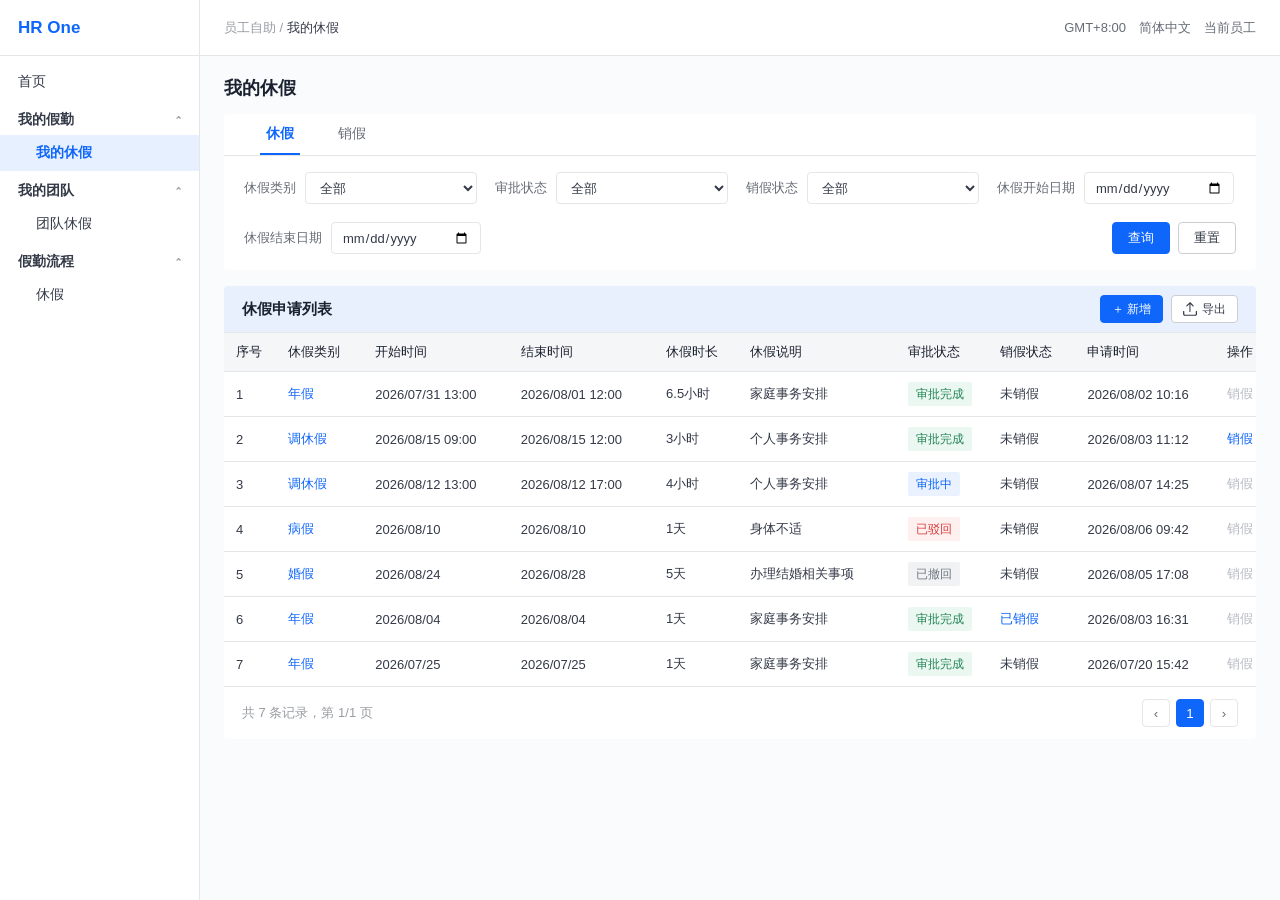
<file: leave-prototype/index.html>
<!DOCTYPE html>
<html lang="zh-CN">
<head>
<meta charset="UTF-8">
<meta name="viewport" content="width=device-width, initial-scale=1.0">
<meta http-equiv="refresh" content="0; url=03-我的休假列表与变更销假原型/index.html">
<link rel="icon" href="data:,">
<title>HR One · 我的休假</title>
</head>
<body>
<script>window.location.replace('03-我的休假列表与变更销假原型/index.html');</script>
<a href="03-我的休假列表与变更销假原型/index.html">进入我的休假</a>
</body>
</html>
</file>
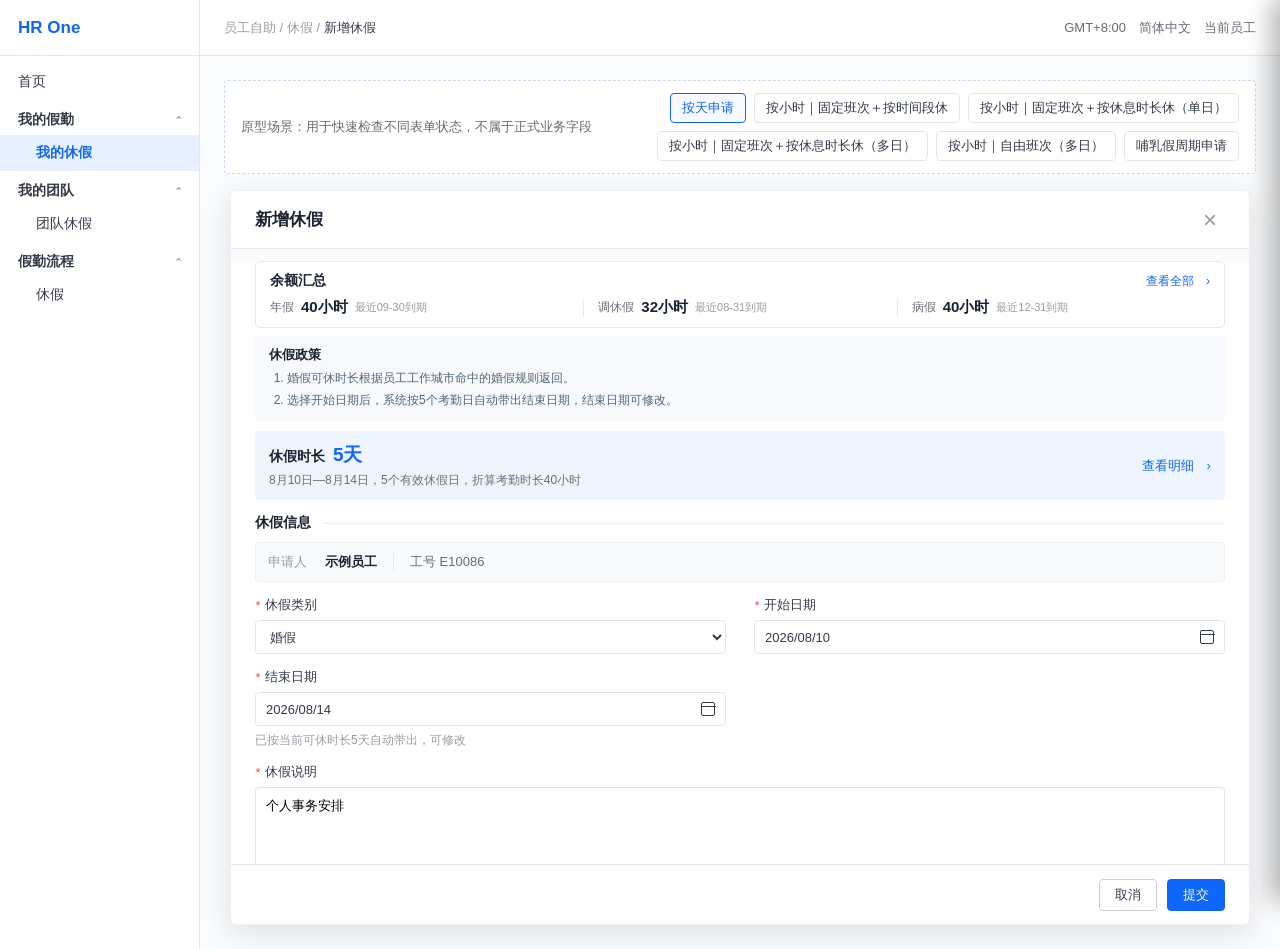
<file: leave-prototype/02-休假申请本人原型/index.html>
<!DOCTYPE html>
<html lang="zh-CN">
<head>
<meta charset="UTF-8">
<meta name="viewport" content="width=device-width, initial-scale=1.0">
<link rel="icon" href="data:,">
<title>HR One · 休假申请（本人）</title>
<style>
:root{--blue:#0E66FB;--blue-light:#e7f0ff;--section:#E8F0FE;--page:#FAFBFC;--border:#E6E6E8;--text:#333947;--strong:#1A2130;--sub:#666b75;--muted:#999ca3;--red:#F74C4C;--orange:#d97706;--orange-bg:#fff7e6}
*{box-sizing:border-box;margin:0;padding:0}body{font-family:"PingFang SC","Microsoft YaHei",sans-serif;font-size:14px;color:var(--text);background:var(--page)}button,input,select,textarea{font-family:inherit}
.layout{display:flex;min-height:100vh}.sidebar{width:200px;background:#fff;border-right:1px solid var(--border);flex:none}.sidebar-logo{height:56px;display:flex;align-items:center;padding:0 18px;border-bottom:1px solid var(--border);font-size:17px;font-weight:650;color:var(--blue)}.sidebar-home,.sidebar-item{display:block;text-decoration:none;color:var(--text);padding:9px 18px}.sidebar-home{margin-top:8px}.sidebar-parent{display:flex;align-items:center;justify-content:space-between;padding:11px 18px 6px;color:var(--text);font-weight:600}.sidebar-parent:after{content:"⌃";color:var(--muted);font-size:12px}.sidebar-item{padding-left:36px}.sidebar-item:hover{background:var(--blue-light)}.sidebar-item.active{background:var(--blue-light);color:var(--blue);font-weight:600}
.main{flex:1;min-width:0}.header{height:56px;background:#fff;border-bottom:1px solid var(--border);display:flex;align-items:center;justify-content:space-between;padding:0 24px}.breadcrumb{font-size:13px;color:var(--muted)}.breadcrumb span{color:var(--text)}.user-info{font-size:13px;color:var(--sub)}.content{padding:24px;min-height:calc(100vh - 56px)}
.prototype-bar{display:flex;align-items:center;justify-content:space-between;gap:16px;background:#fff;border-radius:4px;padding:12px 16px;margin-bottom:16px;border:1px dashed #cbd8ee}.prototype-label{font-size:13px;color:var(--sub);white-space:nowrap}.scenario-group{display:flex;justify-content:flex-end;flex-wrap:wrap;gap:8px}.scenario{min-height:30px;padding:5px 11px;border:1px solid var(--border);border-radius:4px;background:#fff;color:var(--text);cursor:pointer;line-height:18px}.scenario.active{border-color:var(--blue);color:var(--blue);background:#f6f9ff}
.workspace{display:flex;justify-content:center;align-items:flex-start}.application{width:min(1020px,100%);background:#fff;border-radius:6px;box-shadow:0 8px 28px rgba(25,40,65,.12);border:1px solid #edf0f5;overflow:hidden}.application-head{height:58px;padding:0 24px;border-bottom:1px solid var(--border);display:flex;align-items:center;justify-content:space-between}.application-title{font-size:17px;font-weight:650;color:var(--strong)}.close{width:30px;height:30px;border:0;background:transparent;color:#999;font-size:24px;cursor:pointer}.application-body{padding:0 24px 10px;border-top:12px solid var(--page);max-height:calc(100vh - 285px);overflow:auto}.application-footer{height:60px;padding:0 24px;border-top:1px solid var(--border);display:flex;align-items:center;justify-content:flex-end;gap:10px;background:#fff}
.notice-card{background:#f7f9fc;border:0;border-radius:4px;padding:10px 14px;margin-bottom:10px}.notice-head{display:flex;align-items:center;justify-content:space-between;gap:16px;margin-bottom:4px}.notice-title{font-size:13px;font-weight:600;color:var(--strong)}.notice-list{display:grid;grid-template-columns:1fr;gap:0;padding-left:18px;color:#52657c;font-size:12px;line-height:1.8}.notice-card.collapsed .notice-list{max-height:44px;overflow:hidden}.notice-toggle{display:none;border:0;background:transparent;color:var(--blue);font-size:12px;cursor:pointer;white-space:nowrap}.notice-toggle.show{display:inline-flex}
.quota-card{border:1px solid #e4e9f2;border-radius:5px;padding:10px 14px;margin-bottom:8px;background:#fff;display:grid;grid-template-columns:minmax(0,1fr) auto;align-items:center;gap:8px 16px}.quota-title{grid-column:1;grid-row:1;font-weight:600;color:var(--strong);white-space:nowrap}.quota-all{grid-column:2;grid-row:1;justify-self:end;border:0;background:transparent;color:var(--blue);font-size:12px;cursor:pointer;white-space:nowrap}.quota-grid{grid-column:1/-1;grid-row:2;display:grid;grid-template-columns:repeat(3,minmax(0,1fr))}.quota-item{min-width:0;padding:0 14px;border-left:1px solid #e7ebf1;display:flex;align-items:center;gap:7px}.quota-item:first-child{padding-left:0;border-left:0}.quota-name{font-size:12px;color:var(--sub);white-space:nowrap}.quota-value{font-size:15px;font-weight:650;color:var(--strong);white-space:nowrap}.quota-note{font-size:11px;color:var(--muted);white-space:nowrap;overflow:hidden;text-overflow:ellipsis}.quota-head{display:contents}
.trial-card{display:none;align-items:center;justify-content:space-between;gap:20px;background:#eef5ff;border:0;border-radius:4px;padding:11px 14px;margin-bottom:12px}.trial-card.show{display:flex}.trial-main{font-weight:600;color:var(--strong);margin-bottom:3px}.trial-main strong{font-size:19px;margin-left:4px;color:var(--blue)}.trial-sub{font-size:12px;color:#667085;line-height:1.5}.trial-link{border:0;background:transparent;color:var(--blue);padding:6px 0;white-space:nowrap;cursor:pointer}
.form-section-heading{display:flex;align-items:center;gap:12px;margin:14px 0 10px;font-size:14px;font-weight:600;color:var(--strong)}.form-section-heading::after{content:"";height:1px;background:#e9edf3;flex:1}
.form-grid{display:grid;grid-template-columns:1fr 1fr;gap:14px 28px}.form-item{display:flex;flex-direction:column;min-width:0}.form-item.full{grid-column:1/-1}.form-label{font-size:13px;color:var(--text);margin-bottom:6px;display:flex;align-items:center;gap:5px}.required{color:var(--red)}.form-input,.form-select{height:34px;border:1px solid var(--border);border-radius:4px;padding:0 10px;font-size:13px;color:var(--text);background:#fff;outline:none}.form-input:focus,.form-select:focus,textarea:focus{border-color:var(--blue)}.form-input[readonly],.form-input:disabled{background:#f5f6f7;color:#666}.input-with-unit{display:flex}.input-with-unit .form-input{flex:1;border-radius:4px 0 0 4px}.unit{width:52px;height:34px;border:1px solid var(--border);border-left:0;border-radius:0 4px 4px 0;display:flex;align-items:center;justify-content:center;background:#f5f6f7;color:#666;font-size:13px}textarea{min-height:86px;border:1px solid var(--border);border-radius:4px;padding:9px 10px;resize:vertical;outline:none;font-size:13px}.readonly-box{height:34px;border:1px solid var(--border);border-radius:4px;padding:0 10px;display:flex;align-items:center;background:#f5f6f7;color:#666}.hint{font-size:12px;color:var(--muted);margin-top:5px;line-height:1.5}.rule-link{font-size:12px;color:var(--blue);cursor:pointer;margin-left:4px}.error{font-size:12px;color:#f5222d;margin-top:5px;display:none}.form-item.invalid .form-input,.form-item.invalid .form-select,.form-item.invalid textarea{border-color:#f5222d}.form-item.invalid .error{display:block}
.date-time-trigger{height:34px;width:100%;border:1px solid var(--border);border-radius:4px;padding:0 10px;background:#fff;color:var(--text);display:flex;align-items:center;justify-content:space-between;gap:10px;text-align:left;font-size:13px;cursor:pointer}.date-time-trigger:hover,.date-time-trigger:focus{border-color:var(--blue);outline:none}.date-time-trigger:disabled{background:#f5f6f7;color:#999;cursor:not-allowed}.date-time-placeholder{color:var(--muted)}.calendar-mark{width:14px;height:14px;border:1.5px solid currentColor;border-radius:2px;position:relative;flex:none}.calendar-mark:before{content:"";position:absolute;left:-1.5px;right:-1.5px;top:3px;border-top:1.5px solid currentColor}.form-item.invalid .date-time-trigger{border-color:#f5222d}
.date-time-layer{display:none;position:fixed;inset:0;z-index:180}.date-time-layer.show{display:block}.date-time-popover{position:fixed;width:500px;max-width:calc(100vw - 24px);background:#fff;border:1px solid var(--border);border-radius:8px;box-shadow:0 10px 30px rgba(25,40,65,.2);overflow:hidden}.date-time-popover.date-only{width:410px}.picker-value-row{display:grid;grid-template-columns:1fr 1fr;gap:12px;padding:14px 18px 8px}.date-time-popover.date-only .picker-value-row{grid-template-columns:1fr}.picker-value-box,.picker-time-select{height:40px;border:1px solid var(--border);border-radius:6px;background:#fff;color:var(--strong);font-size:16px;padding:0 12px;display:flex;align-items:center}.picker-time-select{width:100%;outline:none;cursor:pointer}.picker-time-select:focus{border-color:var(--blue)}.date-time-popover.date-only .picker-time-select{display:none}.picker-calendar{padding:8px 18px 10px}.picker-month-head{height:38px;display:grid;grid-template-columns:32px 32px 1fr 32px 32px;align-items:center;margin-bottom:8px}.picker-month-title{text-align:center;font-size:16px;font-weight:500;color:var(--strong)}.picker-nav{width:30px;height:30px;border:0;background:transparent;color:#8b9099;font-size:21px;cursor:pointer;border-radius:3px}.picker-nav:hover{background:var(--blue-light);color:var(--blue)}.picker-week,.picker-days{display:grid;grid-template-columns:repeat(7,1fr);gap:4px}.picker-week span{height:30px;display:flex;align-items:center;justify-content:center;color:var(--text);font-size:13px}.picker-day{height:36px;border:1px solid transparent;border-radius:50%;background:#fff;color:var(--text);cursor:pointer;font-size:14px}.picker-day:hover{background:#f1f6ff;color:var(--blue)}.picker-day.outside{color:#b9bdc4}.picker-day.today{border-color:#9fc2ff}.picker-day.selected{background:var(--blue);border-color:var(--blue);color:#fff}.date-time-popover-foot{height:58px;border-top:1px solid var(--border);padding:0 18px;display:flex;align-items:center;justify-content:space-between}.picker-now{border:0;background:transparent;color:var(--blue);font-size:14px;cursor:pointer;padding:8px}.picker-now:hover{text-decoration:underline}.date-time-popover-foot .btn-primary{min-width:76px}
.identity-line{grid-column:1/-1;display:flex;align-items:center;gap:16px;padding:10px 12px;background:#f8fafc;border:1px solid #edf0f4;border-radius:4px;font-size:13px}.identity-heading{color:var(--muted);margin-right:2px}.identity-name{color:var(--strong);font-weight:600}.identity-meta{color:var(--sub);padding-left:16px;border-left:1px solid var(--border)}
.delegate-selector{display:none;background:#fff;border:1px solid #e4e8ee;border-radius:4px;padding:8px 12px;margin-bottom:14px}.mode-delegate .delegate-selector{display:block}.mode-delegate .identity-line{display:none}.delegate-row{display:grid;grid-template-columns:76px minmax(250px,300px) minmax(0,1fr);align-items:center;gap:12px}.delegate-label{color:var(--text)}.delegate-select-shell{position:relative;min-width:0}.delegate-avatar{position:absolute;z-index:1;left:9px;top:50%;transform:translateY(-50%);width:22px;height:22px;border-radius:50%;display:flex;align-items:center;justify-content:center;background:#e7f0ff;color:var(--blue);font-size:11px;font-weight:650;pointer-events:none}.delegate-select{appearance:none;width:100%;height:34px;border:1px solid #cfd8e6;border-radius:4px;padding:0 36px 0 39px;background:#fff;color:var(--strong);outline:none;font-size:13px;cursor:pointer}.delegate-select:hover{border-color:#99bdfd}.delegate-select:focus{border-color:var(--blue);box-shadow:0 0 0 2px rgba(14,102,251,.08)}.delegate-chevron{position:absolute;right:12px;top:50%;transform:translateY(-55%) rotate(45deg);width:7px;height:7px;border-right:1.5px solid #77808f;border-bottom:1.5px solid #77808f;pointer-events:none}.delegate-selector.invalid .delegate-select{border-color:#f5222d}.delegate-error{display:none;color:#f5222d;font-size:12px;margin-top:6px;padding-left:88px}.delegate-selector.invalid .delegate-error{display:block}.employee-summary{display:none;grid-template-columns:repeat(4,minmax(0,1fr));min-width:0}.employee-summary.show{display:grid}.employee-meta{min-width:0;padding:0 12px;border-left:1px solid #e2e7ef}.employee-meta:first-child{padding-left:0;border-left:0}.employee-meta-label{font-size:11px;color:var(--muted);margin-bottom:2px}.employee-meta-value{font-size:12px;color:var(--strong);white-space:nowrap;overflow:hidden;text-overflow:ellipsis}.btn:disabled,.form-input:disabled,.form-select:disabled,textarea:disabled{cursor:not-allowed;background:#f5f6f7;color:#999}
@media(max-width:900px){.delegate-row{grid-template-columns:76px minmax(220px,1fr)}.employee-summary{grid-column:2;grid-template-columns:1fr 1fr;row-gap:8px}.employee-meta:nth-child(3){padding-left:0;border-left:0}}@media(max-width:620px){.delegate-row{grid-template-columns:1fr}.employee-summary{grid-column:1}.delegate-error{padding-left:0}}
.special-fields{display:contents}.rest-single{display:none}.rest-single.show{display:flex}.daily-section{display:none;grid-column:1/-1}.daily-section.show{display:block}.daily-title{display:flex;align-items:center;justify-content:space-between;gap:16px;margin-bottom:8px}.daily-title strong{font-size:13px;color:var(--strong);white-space:nowrap}.daily-title-actions{display:flex;align-items:center;justify-content:flex-end;gap:12px;min-width:0}.daily-note{font-size:12px;color:var(--muted);text-align:right}.daily-copy-button{height:28px;padding:0 11px;white-space:nowrap}.daily-wrap{border:1px solid var(--border);border-radius:4px;overflow-x:auto}.daily-table{width:100%;border-collapse:collapse;min-width:780px}.daily-table th{background:#f5f6f7;color:var(--strong);font-size:12px;font-weight:500;padding:9px 10px;text-align:left;border-bottom:1px solid var(--border)}.daily-table td{padding:9px 10px;border-bottom:1px solid var(--border);font-size:12px}.daily-table tr:last-child td{border-bottom:0}.cell-input{width:110px;height:30px;border:1px solid var(--border);border-radius:4px;padding:0 8px;font-size:12px}.cell-input:disabled{background:#f5f6f7;color:#999}.readonly-value{font-weight:600;color:var(--strong)}.row-tip{display:block;color:var(--muted);font-size:11px;margin-top:4px;max-width:210px;white-space:normal}
.gestation-combo{display:flex}.gestation-combo .form-input{flex:1;min-width:0;border-radius:4px 0 0 4px}.gestation-unit{width:34px;flex:none;height:34px;border:1px solid var(--border);border-left:0;border-radius:0 4px 4px 0;display:flex;align-items:center;justify-content:center;background:#f5f6f7;color:#666;font-size:13px}.gestation-combo .form-input:nth-of-type(2){margin-left:8px}
.attachment-section{display:none;grid-column:1/-1}.attachment-section.show{display:grid;grid-template-columns:1fr 1fr;gap:14px 28px}.attachment-fields{display:contents}.attachment-field{display:flex;flex-direction:column;min-width:0}.attachment-label{font-size:13px;color:var(--strong);margin-bottom:7px;display:flex;align-items:center;gap:4px}.attachment-control{display:flex;align-items:center;gap:10px;min-height:34px}.file-picker{height:34px;padding:0 13px;border:1px solid #ccced1;border-radius:4px;background:#fff;color:var(--text);cursor:pointer;font-size:13px}.file-picker:hover{border-color:var(--blue);color:var(--blue)}.file-status{font-size:12px;color:var(--muted);overflow:hidden;text-overflow:ellipsis;white-space:nowrap}.file-status.done{color:#26865c}.attachment-error{grid-column:1/-1}.attachment-section.invalid .attachment-error{display:block}.counter{text-align:right;font-size:11px;color:var(--muted);margin-top:4px}
.btn{height:32px;padding:0 15px;border:1px solid #ccced1;border-radius:4px;background:#fff;color:var(--text);font-size:13px;cursor:pointer}.btn:hover{border-color:var(--blue);color:var(--blue)}.btn-primary{background:var(--blue);border-color:var(--blue);color:#fff}.btn-primary:hover{background:#0759e4;color:#fff}.btn-text{border:0;background:transparent;color:var(--blue);padding:0;cursor:pointer}
.drawer-mask{display:none;position:fixed;inset:0;background:rgba(0,0,0,.32);z-index:100}.drawer-mask.show{display:block}.drawer{position:absolute;right:0;top:0;width:min(840px,92vw);height:100vh;background:#fafbfc;box-shadow:-8px 0 24px rgba(0,0,0,.16);display:flex;flex-direction:column}.drawer-head{height:58px;background:#fff;border-bottom:1px solid var(--border);display:flex;align-items:center;justify-content:space-between;padding:0 22px}.drawer-title{font-size:17px;font-weight:650;color:var(--strong)}.drawer-body{padding:18px 20px;overflow:auto}.result-card{background:var(--blue);color:#fff;border-radius:6px;padding:18px 20px;font-size:16px;margin-bottom:14px;display:flex;align-items:center;gap:20px}.result-card strong{font-size:22px;margin-left:4px}.detail-card{background:#fff;border-radius:4px;padding:18px 20px;margin-bottom:14px}.detail-label{display:inline-block;background:var(--section);padding:4px 10px;border-radius:3px;font-weight:600;color:var(--strong);margin-bottom:14px}.deduct-row{display:flex;align-items:center;justify-content:space-between;padding:10px 0;border-bottom:1px solid #edf0f4}.deduct-row:last-child{border-bottom:0}.deduct-name{font-weight:600;color:var(--strong)}.deduct-value{font-weight:600;color:var(--orange)}
.detail-summary{font-size:12px;color:var(--sub);line-height:1.7;margin-bottom:12px}.detail-expand{display:flex;align-items:center;justify-content:space-between;margin-top:12px}.detail-expand-note{font-size:12px;color:var(--muted)}.detail-expand-button{border:0;background:transparent;color:var(--blue);font-size:12px;cursor:pointer}.day-list-scroll{display:none;max-height:470px;overflow:auto;margin-top:12px;padding:0 14px;border:1px solid var(--border);border-radius:4px}.day-list-scroll.show{display:block}.day-compact-row{display:flex;align-items:center;justify-content:space-between;min-height:42px;padding:0 2px;border-bottom:1px solid #edf0f4}.day-compact-row:last-child{border-bottom:0}.day-compact-date{color:var(--strong)}.day-compact-value{font-weight:600;color:var(--strong)}.month-list{display:none;margin-top:12px;border:1px solid var(--border);border-radius:4px;overflow:hidden}.month-list.show{display:block}.month-group+.month-group{border-top:1px solid var(--border)}.month-head{width:100%;height:42px;padding:0 14px;border:0;background:#fff;display:flex;align-items:center;justify-content:space-between;color:var(--strong);cursor:pointer}.month-head:hover{background:#f9fafe}.month-title{font-weight:600}.month-count{font-size:12px;color:var(--muted)}.month-days{display:none;max-height:390px;overflow:auto;padding:0 14px;background:#fcfdff;border-top:1px solid var(--border)}.month-days.show{display:block}.quota-detail-card{overflow-x:auto}.quota-detail-table{width:100%;min-width:640px;border-collapse:collapse}.quota-detail-table th,.quota-detail-table td{padding:11px 10px;border-bottom:1px solid var(--border);font-size:13px;text-align:left;vertical-align:top;white-space:nowrap}.quota-detail-table th{background:#f5f6f7;font-weight:500;color:var(--strong)}.quota-type{font-weight:600;color:var(--strong)}.quota-total{font-size:12px;color:var(--muted);margin-top:4px}.validity-badge{display:inline-block;padding:2px 7px;border-radius:10px;background:#eef5ff;color:#3d67a3;font-size:11px}
.quota-empty{color:var(--muted);text-align:center!important}
.period-day-row{display:flex;align-items:center;justify-content:space-between;gap:18px;min-height:54px;padding:8px 2px;border-bottom:1px solid #edf0f4}.period-day-row:last-child{border-bottom:0}.period-day-main{min-width:0}.period-day-date{font-weight:600;color:var(--strong);margin-bottom:4px}.period-day-meta{font-size:12px;color:var(--sub)}.period-day-value{font-weight:600;color:var(--strong);white-space:nowrap}
.detail-list-toolbar{display:flex;align-items:center;justify-content:space-between;gap:12px;margin:0 0 8px}.detail-list-count{font-size:12px;color:var(--sub)}.detail-date-filter{display:flex;align-items:center;gap:8px}.detail-date-filter label{font-size:12px;color:var(--sub)}.detail-date-filter input{height:30px;border:1px solid var(--border);border-radius:4px;padding:0 8px;color:var(--text);background:#fff}.detail-table-wrap{max-height:430px;overflow:auto;border:1px solid var(--border);border-radius:4px}.detail-table{width:100%;border-collapse:collapse;table-layout:fixed}.detail-table th{position:sticky;top:0;z-index:1;background:#f5f6f7;color:var(--strong);font-size:12px;font-weight:500;text-align:left;padding:9px 12px;border-bottom:1px solid var(--border)}.detail-table td{padding:10px 12px;border-bottom:1px solid #edf0f4;font-size:13px;vertical-align:top}.detail-table tr:last-child td{border-bottom:0}.detail-table-date{font-weight:600;color:var(--strong)}.detail-table-value{color:var(--strong);white-space:nowrap}.detail-table-duration{font-weight:600;color:var(--strong);white-space:nowrap}.detail-empty{padding:34px;text-align:center;color:var(--muted);font-size:13px}
.rule-drawer{position:fixed;right:0;top:0;width:380px;height:100vh;background:#fff;z-index:130;box-shadow:-8px 0 24px rgba(0,0,0,.16);transform:translateX(100%);transition:.2s;padding:20px}.rule-drawer.show{transform:translateX(0)}.rule-drawer h3{font-size:16px;margin-bottom:16px}.rule-drawer p{font-size:13px;color:#667085;line-height:1.8;margin-bottom:10px}.toast{position:fixed;left:50%;top:76px;transform:translateX(-50%);background:#263449;color:#fff;padding:10px 16px;border-radius:4px;z-index:160;display:none}.toast.show{display:block}
@media(max-width:900px){.sidebar{display:none}.form-grid{grid-template-columns:1fr}.form-item.full,.identity-line,.daily-section{grid-column:1}.attachment-section.show{grid-template-columns:1fr}.application-body{max-height:none}.prototype-bar{align-items:flex-start;gap:10px;flex-direction:column}.scenario-group{justify-content:flex-start}.quota-grid{grid-template-columns:1fr 1fr;row-gap:8px}.notice-list{grid-template-columns:1fr}.content{padding:12px}}
.trial-link:disabled{color:#a6afbd;cursor:not-allowed}
</style>
</head>
<body>
<div class="layout">
    <aside class="sidebar">
      <div class="sidebar-logo">HR One</div>
      <div id="sideNav"><a class="sidebar-home" href="../03-我的休假列表与变更销假原型/index.html">首页</a><div class="sidebar-parent">我的假勤</div><a class="sidebar-item active" href="../03-我的休假列表与变更销假原型/index.html">我的休假</a><div class="sidebar-parent">我的团队</div><a class="sidebar-item" href="../04-团队与HR发起原型/index.html?mode=team">团队休假</a><div class="sidebar-parent">假勤流程</div><a class="sidebar-item" href="../04-团队与HR发起原型/index.html?mode=hr">休假</a></div>
    </aside>
    <main class="main">
    <header class="header"><div class="breadcrumb" id="breadcrumb">员工自助 / 休假 / <span>新增休假</span></div><div class="user-info" id="userInfo">GMT+8:00　简体中文　当前员工</div></header>
    <section class="content">
      <div class="prototype-bar">
        <div class="prototype-label">原型场景：用于快速检查不同表单状态，不属于正式业务字段</div>
        <div class="scenario-group"><button class="scenario active" data-scenario="day">按天申请</button><button class="scenario" data-scenario="hour-auto">按小时｜固定班次＋按时间段休</button><button class="scenario" data-scenario="hour-single">按小时｜固定班次＋按休息时长休（单日）</button><button class="scenario" data-scenario="hour-daily">按小时｜固定班次＋按休息时长休（多日）</button><button class="scenario" data-scenario="hour-free-daily">按小时｜自由班次（多日）</button><button class="scenario" data-scenario="breastfeeding">哺乳假周期申请</button></div>
      </div>
      <div class="workspace">
        <section class="application" aria-label="休假申请表单">
          <div class="application-head"><div class="application-title" id="applicationTitle">新增休假</div><button class="close" id="closeForm" aria-label="关闭">×</button></div>
          <div class="application-body">
            <section class="quota-card dependent-content" id="quotaSummary"><div class="quota-title">余额汇总</div><div class="quota-grid"><div class="quota-item"><div class="quota-name">年假</div><div class="quota-value">40小时</div><div class="quota-note">最近09-30到期</div></div><div class="quota-item"><div class="quota-name">调休假</div><div class="quota-value">32小时</div><div class="quota-note">最近08-31到期</div></div><div class="quota-item"><div class="quota-name">病假</div><div class="quota-value">40小时</div><div class="quota-note">最近12-31到期</div></div></div><button class="quota-all" type="button" id="openQuotaDetail">查看全部　›</button></section>
            <section class="notice-card collapsed dependent-content" id="leaveNotice"><div class="notice-head"><div class="notice-title">休假政策</div><button class="notice-toggle" type="button" id="noticeToggle">展开全部</button></div><ol class="notice-list" id="noticeList"><li>调休假优先使用即将到期的可用额度。</li><li>申请时长由员工排班、申请时段及休息方式共同计算。</li><li>提交前请确认休假时长及明细。</li></ol></section>
            <section class="trial-card dependent-content" id="trialCard">
              <div><div class="trial-main">休假时长 <strong id="trialDuration">4小时</strong></div><div class="trial-sub" id="shiftSummary">8月7日班次：09:00—18:00，固定班次</div></div>
              <button class="trial-link" id="openDetail">查看明细　›</button>
            </section>
            <div class="form-section-heading">休假信息</div>
            <section class="delegate-selector" id="delegateSelector">
              <div class="delegate-row"><div class="delegate-label"><i class="required">*</i>休假员工</div><div class="delegate-select-shell"><span class="delegate-avatar" id="delegateAvatar">员</span><select class="delegate-select" id="leaveEmployee"><option value="">请选择员工</option></select><span class="delegate-chevron" aria-hidden="true"></span></div><div class="employee-summary" id="employeeSummary"></div></div>
              <div class="delegate-error">请选择休假员工</div>
            </section>
            <div class="form-grid dependent-content">
              <div class="identity-line"><span class="identity-heading">申请人</span><span class="identity-name">示例员工</span><span class="identity-meta">工号 E10086</span></div>
              <label class="form-item" id="leaveTypeItem"><span class="form-label"><i class="required">*</i>休假类别</span><select class="form-select" id="leaveType"><option value="comp">调休假</option><option value="annual">年假</option><option value="marriage">婚假</option><option value="sick">病假</option><option value="bereavement">丧假</option><option value="maternity">产假</option><option value="breastfeeding">哺乳假</option><option value="prenatal">产检假</option></select><span class="error">必填项不能为空</span></label>
              <div class="form-item" id="startItem"><span class="form-label"><i class="required">*</i>开始时间</span><button class="date-time-trigger" id="startTimeTrigger" type="button" data-picker-target="startTime"><span id="startTimeDisplay">2026/08/07 13:00</span><span class="calendar-mark" aria-hidden="true"></span></button><input id="startTime" type="hidden" value="2026-08-07T13:00"><span class="error">必填项不能为空</span></div>
              <div class="form-item" id="endItem"><span class="form-label"><i class="required">*</i>结束时间</span><button class="date-time-trigger" id="endTimeTrigger" type="button" data-picker-target="endTime"><span id="endTimeDisplay">2026/08/07 18:00</span><span class="calendar-mark" aria-hidden="true"></span></button><input id="endTime" type="hidden" value="2026-08-07T18:00"><span class="hint" id="autoEndHint" hidden></span><span class="error">必填项不能为空</span></div>
              <div class="special-fields" id="specialFields"></div>
              <label class="form-item rest-single show" id="restSingle"><span class="form-label"><i class="required">*</i>扣减休息时长 <button type="button" class="btn-text rule-link" id="openRestRule">规则说明</button></span><span class="input-with-unit"><input class="form-input" id="singleRest" type="number" min="0" step="0.5" value="1"><span class="unit">小时</span></span><span class="hint">填写本次休假时段内需要扣减的休息时长。</span><span class="error">必填项不能为空</span></label>
              <section class="daily-section" id="dailySection">
                <div class="daily-title"><strong>扣减休息时长明细</strong><div class="daily-title-actions"><span class="daily-note" id="dailyNote">已按申请期间生成休假明细</span><button type="button" class="btn daily-copy-button" id="copyDailyButton" disabled>应用到其他未填写日期</button></div></div>
                <div class="daily-wrap"><table class="daily-table"><thead><tr><th>休假日期</th><th id="dailyStartHead">开始时间</th><th id="dailyEndHead">结束时间</th><th><i class="required">*</i> 扣减休息时长</th><th>当日休假时长</th></tr></thead><tbody id="dailyRows"></tbody></table></div>
              </section>
              <label class="form-item full" id="reasonItem"><span class="form-label"><i class="required">*</i>休假说明</span><textarea id="reason" maxlength="32766" placeholder="请输入休假说明">个人事务安排</textarea><span class="counter"><span id="reasonCount">6</span>/32766</span><span class="error">必填项不能为空</span></label>
              <section class="attachment-section" id="attachmentSection">
                <div class="attachment-fields" id="attachmentRows"></div>
                <span class="error attachment-error" id="attachmentError">请按要求上传附件</span>
              </section>
            </div>
          </div>
          <div class="application-footer"><button class="btn">取消</button><button class="btn btn-primary" id="submitForm">提交</button></div>
        </section>
      </div>
    </section>
  </main>
</div>

<div class="date-time-layer" id="dateTimeLayer" aria-hidden="true">
  <section class="date-time-popover" id="dateTimePopover" role="dialog" aria-modal="true" aria-labelledby="dateTimePickerTitle">
    <span id="dateTimePickerTitle" hidden>选择日期时间</span>
    <div class="picker-value-row">
      <div class="picker-value-box" id="pickerDateValue">2026-08-10</div>
      <select class="picker-time-select" id="pickerTimeSelect" aria-label="选择时间"></select>
    </div>
    <div class="picker-calendar">
      <div class="picker-month-head"><button class="picker-nav" id="pickerPrevYear" type="button" aria-label="上一年">«</button><button class="picker-nav" id="pickerPrevMonth" type="button" aria-label="上个月">‹</button><div class="picker-month-title" id="pickerMonthTitle"></div><button class="picker-nav" id="pickerNextMonth" type="button" aria-label="下个月">›</button><button class="picker-nav" id="pickerNextYear" type="button" aria-label="下一年">»</button></div>
      <div class="picker-week"><span>一</span><span>二</span><span>三</span><span>四</span><span>五</span><span>六</span><span>日</span></div>
      <div class="picker-days" id="pickerDays"></div>
    </div>
    <div class="date-time-popover-foot"><button class="picker-now" type="button" id="pickerNow">此刻</button><button class="btn btn-primary" type="button" id="confirmDateTime">确定</button></div>
  </section>
</div>

<div class="drawer-mask" id="detailMask">
  <aside class="drawer" aria-label="休假明细">
    <div class="drawer-head"><div class="drawer-title">休假明细</div><button class="close" id="closeDetail" aria-label="关闭">×</button></div>
    <div class="drawer-body">
      <div class="result-card"><div>本次休假时长 <strong id="detailDuration">4小时</strong></div></div>
      <section class="detail-card" id="deductCard"><div class="detail-label">额度扣减明细</div><div id="deductRows"></div></section>
      <section class="detail-card"><div class="detail-label">休假明细</div><div id="detailDays"></div></section>
    </div>
  </aside>
</div>

<div class="drawer-mask" id="quotaMask">
  <aside class="drawer" aria-label="余额明细">
    <div class="drawer-head"><div class="drawer-title">余额明细</div><button class="close" id="closeQuotaDetail" aria-label="关闭">×</button></div>
    <div class="drawer-body"><section class="detail-card quota-detail-card"><table class="quota-detail-table"><thead><tr><th>假期类型</th><th>额度组成</th><th>额度</th><th>有效期</th></tr></thead><tbody><tr><td rowspan="2"><div class="quota-type">年假</div><div class="quota-total">40h</div></td><td>2026当年</td><td>24小时</td><td><span class="validity-badge">2026-12-31</span></td></tr><tr><td>2026结转</td><td>16小时</td><td><span class="validity-badge">2026-09-30</span></td></tr><tr><td rowspan="3"><div class="quota-type">调休假</div><div class="quota-total">32h</div></td><td>2026-06-15</td><td>2小时</td><td><span class="validity-badge">2026-08-31</span></td></tr><tr><td>2026-07-03</td><td>10小时</td><td><span class="validity-badge">2026-10-31</span></td></tr><tr><td>2026-07-20</td><td>20小时</td><td><span class="validity-badge">2026-12-31</span></td></tr><tr><td><div class="quota-type">病假</div><div class="quota-total">40h</div></td><td>2026年</td><td>40小时</td><td><span class="validity-badge">2026-12-31</span></td></tr><tr><td><div class="quota-type">婚假</div></td><td class="quota-empty" colspan="3">暂无可用额度</td></tr></tbody></table></section></div>
  </aside>
</div>

<aside class="rule-drawer" id="restRuleDrawer"><button class="close" id="closeRestRule" aria-label="关闭">×</button><h3>扣减休息时长规则</h3><p><strong>员工无需填写：</strong>按天申请；按小时申请且班次采用“按时间段休”；或本考勤日已有其他有效考勤业务处理休息。</p><p><strong>员工需要填写：</strong>按小时申请且当日班次采用“按休息时长休”，系统只能确定应休多久、不能确定休息落在哪个时段时。</p><p><strong>固定班次多日：</strong>系统按主表单申请区间与每日班次带出开始、结束时间作为默认值，员工可以修改，并填写各日扣减休息时长。</p><p><strong>自由班次或无排班多日：</strong>系统按有效考勤日生成明细；员工补充排班中没有记录的每日休假开始时间、结束时间和扣减休息时长。填写完整一日后，可将该日内容应用到其他未填写日期。</p><p><strong>组合限制：</strong>申请期间存在有无明确上下班时间混合，或班次类型、休息方式、跨天属性等计算口径不一致时，提示拆分申请，不生成混合明细。</p></aside>
<aside class="rule-drawer" id="gestationRuleDrawer"><button class="close" id="closeGestationRule" aria-label="关闭">×</button><h3>孕周填写与判断规则</h3><p>孕周由“周数”和“余天”两个结构化字段组成，员工分别填写。</p><p>余天只能填写0至6；页面统一展示为“X周Y天”。</p><p>系统内部按“周数×7＋余天”换算后进行规则比较，不向员工展示“孕周总天数”。</p></aside>
<div class="toast" id="toast"></div>

<script>
const state={scenario:'day',restMethod:'none',shiftType:'fixed',rows:[],copySourceIndex:null,uploadedAttachments:{},noticeExpanded:false,detailFilterDate:'',pickerTarget:null,dateRequest:true,pickerDate:'',pickerMonth:null,pickerHour:'00',pickerMinute:'00'};
const $=id=>document.getElementById(id);
const leaveType=$('leaveType'),startTime=$('startTime'),endTime=$('endTime'),singleRest=$('singleRest');
const entryParams=new URLSearchParams(window.location.search),entryMode=['team','hr'].includes(entryParams.get('mode'))?entryParams.get('mode'):'self';
const employeeOptions={
  team:[
    {id:'E10086',name:'示例员工A',department:'产品研发部',region:'中国区',city:'上海'},
    {id:'E10092',name:'示例员工B',department:'客户成功部',region:'中国区',city:'北京'},
    {id:'E10103',name:'示例员工C',department:'财务共享部',region:'中国区',city:'深圳'}
  ],
  hr:[
    {id:'E10086',name:'示例员工A',department:'产品研发部',region:'中国区',city:'上海'},
    {id:'E10092',name:'示例员工B',department:'客户成功部',region:'中国区',city:'北京'},
    {id:'E10103',name:'示例员工C',department:'财务共享部',region:'中国区',city:'深圳'},
    {id:'E20118',name:'示例员工D',department:'人力资源部',region:'中国区',city:'广州'}
  ]
};
const configs={
  comp:{unit:'hour',balanceLimited:true,notice:['调休假优先使用即将到期的可用额度。','申请时长由员工排班、申请时段及休息方式共同计算。','提交前请确认休假时长及明细。'],remaining:'32小时',attachmentRules:[]},
  annual:{unit:'hour',balanceLimited:true,notice:['年假将按可用额度的失效顺序进行扣减。','申请时间需落在员工可申请的班次范围内。'],remaining:'40小时',attachmentRules:[]},
  marriage:{unit:'day',dayBasis:'attendance',balanceLimited:false,fixedDuration:5,mustApplyAll:true,notice:['婚假可休时长根据员工工作城市命中的婚假规则返回。','选择开始日期后，系统按5个考勤日自动带出结束日期，结束日期可修改。'],attachmentRules:[{basis:'all',materials:['结婚证明']}]},
  sick:{unit:'hour',balanceLimited:false,notice:['病假材料要求由当前假别规则返回。','提交前请确认申请时间及附件要求。'],attachmentRules:[{basis:'duration',operator:'gt',value:1,materials:['诊断证明','病历','医疗费用单据']}]},
  bereavement:{unit:'day',dayBasis:'attendance',balanceLimited:false,notice:['丧假可休范围根据去世亲属身份确定。','申请时只选择开始日期和结束日期。'],attachmentRules:[{basis:'all',materials:['死亡证明','亲属关系证明']}]},
  maternity:{unit:'day',dayBasis:'natural',balanceLimited:false,fixedDuration:158,mustApplyAll:true,notice:['产假根据预产期及适用政策计算，当前示例规则返回158天。','选择开始日期后，系统按158个自然日自动带出结束日期，结束日期可修改。'],attachmentRules:[{basis:'all',materials:['生育证明','出生证明']}]},
  breastfeeding:{unit:'hour',balanceLimited:false,notice:['哺乳假按日期区间一次申请，系统按有效考勤日生成每日休假。','固定班次选择每日上班后或下班前使用；自由班次按每日可休时长核减应工作时长。'],attachmentRules:[]},
  prenatal:{unit:'hour',balanceLimited:false,notice:['产检假需按“周数＋余天”填写申请时对应孕周。','系统根据孕周命中当前自然月的可休规则。'],attachmentRules:[{basis:'all',materials:['产检证明']}]}
};

function showToast(text){const toast=$('toast');toast.textContent=text;toast.classList.add('show');setTimeout(()=>toast.classList.remove('show'),1800)}
function displayDateTime(value,dateOnly=state.dateRequest){if(!value)return'';const normalized=value.replace('T',' '),[date,time]=normalized.split(' ');return `${date.replaceAll('-','/')}${dateOnly?'':` ${time?.slice(0,5)||''}`}`.trim()}
function syncDateTimeTriggers(){[['startTime','startTimeTrigger','startTimeDisplay'],['endTime','endTimeTrigger','endTimeDisplay']].forEach(([inputId,triggerId,displayId])=>{const input=$(inputId),trigger=$(triggerId),display=$(displayId);trigger.disabled=input.disabled;display.textContent=displayDateTime(input.value);display.classList.toggle('date-time-placeholder',!input.value)})}
function closeDateTimePicker(){state.pickerTarget=null;$('dateTimeLayer').classList.remove('show');$('dateTimeLayer').setAttribute('aria-hidden','true')}
function isoDate(date){return `${date.getFullYear()}-${String(date.getMonth()+1).padStart(2,'0')}-${String(date.getDate()).padStart(2,'0')}`}
function renderTimeOptions(){const select=$('pickerTimeSelect');if(select.options.length)return;select.innerHTML=Array.from({length:1440},(_,index)=>{const hour=String(Math.floor(index/60)).padStart(2,'0'),minute=String(index%60).padStart(2,'0'),value=`${hour}:${minute}`;return `<option value="${value}">${value}</option>`}).join('')}
function renderDateTimePicker(){const cursor=state.pickerMonth||new Date(),year=cursor.getFullYear(),month=cursor.getMonth(),first=new Date(year,month,1),offset=(first.getDay()+6)%7,start=new Date(year,month,1-offset),today=isoDate(new Date());$('pickerDateValue').textContent=state.pickerDate;$('pickerMonthTitle').textContent=`${year}年 ${month+1}月`;$('pickerDays').innerHTML=Array.from({length:42},(_,index)=>{const date=new Date(start);date.setDate(start.getDate()+index);const value=isoDate(date),outside=date.getMonth()!==month;return `<button class="picker-day${outside?' outside':''}${value===today?' today':''}${value===state.pickerDate?' selected':''}" type="button" data-picker-date="${value}" aria-pressed="${value===state.pickerDate}">${date.getDate()}</button>`}).join('');renderTimeOptions();$('pickerTimeSelect').value=`${state.pickerHour}:${state.pickerMinute}`}
function openDateTimePicker(targetId){const input=$(targetId),trigger=$(`${targetId}Trigger`);if(input.disabled)return;state.pickerTarget=targetId;const current=input.value,parts=current.split('T'),fallback=targetId==='startTime'?'09:00':'18:00',time=(parts[1]||fallback).slice(0,5);state.pickerDate=parts[0]||isoDate(new Date());state.pickerMonth=new Date(`${state.pickerDate}T00:00:00`);[state.pickerHour,state.pickerMinute]=time.split(':');$('dateTimePickerTitle').textContent=`选择${targetId==='startTime'?'开始':'结束'}${state.dateRequest?'日期':'时间'}`;const panel=$('dateTimePopover');panel.classList.toggle('date-only',state.dateRequest);renderDateTimePicker();$('dateTimeLayer').classList.add('show');$('dateTimeLayer').setAttribute('aria-hidden','false');const rect=trigger.getBoundingClientRect(),left=Math.max(12,Math.min(rect.left,window.innerWidth-panel.offsetWidth-12)),below=rect.bottom+6,top=below+panel.offsetHeight<=window.innerHeight-12?below:Math.max(12,rect.top-panel.offsetHeight-6);panel.style.left=`${left}px`;panel.style.top=`${top}px`}
function confirmDateTimePicker(){if(!state.pickerTarget||!state.pickerDate)return;const input=$(state.pickerTarget);input.value=state.dateRequest?state.pickerDate:`${state.pickerDate}T${state.pickerHour}:${state.pickerMinute}`;syncDateTimeTriggers();closeDateTimePicker();input.dispatchEvent(new Event('change',{bubbles:true}))}
function configureEntryMode(){
  const selfActive=entryMode==='self',teamActive=entryMode==='team',hrActive=entryMode==='hr';
  $('sideNav').innerHTML=`<a class="sidebar-home" href="../03-我的休假列表与变更销假原型/index.html">首页</a><div class="sidebar-parent">我的假勤</div><a class="sidebar-item${selfActive?' active':''}" href="../03-我的休假列表与变更销假原型/index.html">我的休假</a><div class="sidebar-parent">我的团队</div><a class="sidebar-item${teamActive?' active':''}" href="../04-团队与HR发起原型/index.html?mode=team">团队休假</a><div class="sidebar-parent">假勤流程</div><a class="sidebar-item${hrActive?' active':''}" href="../04-团队与HR发起原型/index.html?mode=hr">休假</a>`;
  if(entryMode==='self')return;
  document.body.classList.add('mode-delegate');
  const isTeam=entryMode==='team';
  document.title=`HR One · ${isTeam?'团队':'HR'}代发起休假`;
  $('breadcrumb').innerHTML=isTeam?'我的团队 / 团队休假 / <span>新增休假</span>':'假勤管理 / 假勤流程 / 休假 / <span>新增休假</span>';
  $('userInfo').textContent=`GMT+8:00　简体中文　${isTeam?'当前主管':'当前HR'}`;
  $('applicationTitle').textContent='新增休假';
  $('leaveEmployee').innerHTML='<option value="">请选择员工</option>'+employeeOptions[entryMode].map(employee=>`<option value="${employee.id}">${employee.name}（${employee.id}）</option>`).join('');
  $('leaveEmployee').value=employeeOptions[entryMode][0].id;
}
function renderEmployeeSummary(){if(entryMode==='self')return;const employee=employeeOptions[entryMode].find(item=>item.id===$('leaveEmployee').value),summary=$('employeeSummary');if(!employee){summary.classList.remove('show');summary.innerHTML='';$('delegateAvatar').textContent='员';return}$('delegateAvatar').textContent=employee.name.slice(-1);summary.innerHTML=[['工号',employee.id],['部门',employee.department],['划分区域',employee.region],['工作城市',employee.city]].map(([label,value])=>`<div class="employee-meta"><div class="employee-meta-label">${label}</div><div class="employee-meta-value" title="${value}">${value}</div></div>`).join('');summary.classList.add('show')}
function renderUnselectedEmployee(){if(entryMode==='self')return;renderEmployeeSummary();const placeholder=document.createElement('option');placeholder.id='employeeLeaveTypePlaceholder';placeholder.value='';placeholder.textContent='请先选择休假员工';leaveType.querySelector('#employeeLeaveTypePlaceholder')?.remove();leaveType.prepend(placeholder);leaveType.value='';leaveType.disabled=true;startTime.disabled=true;endTime.disabled=true;syncDateTimeTriggers();$('reason').disabled=true;$('openDetail').disabled=true;$('submitForm').disabled=true;$('quotaSummary').style.display='none';$('noticeList').innerHTML='<li>请选择休假员工，系统将根据该员工适用的假期方案展示休假政策。</li>';$('noticeToggle').classList.remove('show');$('trialCard').classList.remove('show');$('trialDuration').textContent='—';$('shiftSummary').textContent='选择休假员工及申请时间后计算';$('specialFields').innerHTML='';$('restSingle').classList.remove('show');$('dailySection').classList.remove('show');$('attachmentSection').classList.remove('show')}
function enableEmployeeForm(){leaveType.querySelector('#employeeLeaveTypePlaceholder')?.remove();leaveType.disabled=false;startTime.disabled=false;endTime.disabled=false;syncDateTimeTriggers();$('reason').disabled=false;$('openDetail').disabled=false;$('submitForm').disabled=false;$('quotaSummary').style.display='grid'}
function formatDate(value){if(!value)return'';const date=new Date(value);return `${date.getMonth()+1}月${date.getDate()}日`}
function daysBetween(){if(!startTime.value||!endTime.value)return 0;const a=new Date(startTime.value),b=new Date(endTime.value);return Math.max(1,Math.floor((new Date(b.getFullYear(),b.getMonth(),b.getDate())-new Date(a.getFullYear(),a.getMonth(),a.getDate()))/86400000)+1)}
function calendarRangeRows(){if(!startTime.value||!endTime.value)return[];const start=new Date(`${startTime.value.slice(0,10)}T00:00:00`),end=new Date(`${endTime.value.slice(0,10)}T00:00:00`),rows=[];for(const cursor=new Date(start);cursor<=end;cursor.setDate(cursor.getDate()+1))rows.push({date:`${cursor.getFullYear()}-${String(cursor.getMonth()+1).padStart(2,'0')}-${String(cursor.getDate()).padStart(2,'0')}`});return rows}
function scheduleResult(date){const day=new Date(`${date}T00:00:00`).getDay(),effective=day!==0&&day!==6;return{effective,shiftStart:'09:00',shiftEnd:'18:00',workHours:effective?8:0,shiftType:state.shiftType}}
function attendanceRows(){return calendarRangeRows().map(row=>({...row,...scheduleResult(row.date)})).filter(row=>row.effective)}
function effectiveLeaveRows(){const cfg=configs[leaveType.value],calendarRows=calendarRangeRows();if(cfg.unit!=='day')return attendanceRows();return (cfg.dayBasis==='natural'?calendarRows:attendanceRows()).map(row=>{const schedule=scheduleResult(row.date);return{...row,...schedule,leaveDays:1,attendanceHours:schedule.workHours}})}
function breastfeedingUseMode(){return document.getElementById('breastfeedingUseMode')?.value||'下班前'}
function breastfeedingRows(){const mode=breastfeedingUseMode();return attendanceRows().map(row=>state.shiftType==='fixed'?{...row,start:mode==='上班后'?row.shiftStart:'17:00',end:mode==='上班后'?'10:00':row.shiftEnd,duration:1,description:`固定班次，${mode}使用`}:{...row,start:'',end:'',duration:1,description:'自由班次，当日应工作时长减免1小时'})}
function roundedHours(value){return Math.max(0,Math.ceil(value*2)/2)}
function baseHours(){if(!startTime.value||!endTime.value)return 0;const diff=(new Date(endTime.value)-new Date(startTime.value))/3600000;return Math.max(0,diff)}
function systemRestOverlap(){if(state.restMethod!=='period'||!startTime.value||!endTime.value||!startTime.value.includes('T'))return 0;const start=new Date(startTime.value),end=new Date(endTime.value);if(start.toDateString()!==end.toDateString())return 0;const restStart=new Date(start);restStart.setHours(12,0,0,0);const restEnd=new Date(start);restEnd.setHours(13,0,0,0);return Math.max(0,(Math.min(end,restEnd)-Math.max(start,restStart))/3600000)}
function renderNotice(){const cfg=configs[leaveType.value],card=$('leaveNotice'),list=$('noticeList'),toggle=$('noticeToggle');list.innerHTML=cfg.notice.map(item=>`<li>${item}</li>`).join('');card.classList.toggle('collapsed',!state.noticeExpanded);toggle.textContent=state.noticeExpanded?'收起':'展开全部';requestAnimationFrame(()=>{const overflow=list.scrollHeight>list.clientHeight+1||cfg.notice.length>2;toggle.classList.toggle('show',overflow||state.noticeExpanded)})}
function renderSpecial(){const wrap=$('specialFields'),type=leaveType.value;let html='';if(type==='bereavement')html=`<label class="form-item"><span class="form-label"><i class="required">*</i>去世亲属的身份</span><select class="form-select"><option value="">请选择</option><option>父母</option><option>配偶</option><option>子女</option></select></label>`;if(type==='maternity')html=`<label class="form-item"><span class="form-label"><i class="required">*</i>预产期</span><input class="form-input" type="date" value="2026-10-18"></label><label class="form-item"><span class="form-label">提前休产假天数</span><input class="form-input" value="0天" readonly></label>`;if(type==='breastfeeding'){html=state.shiftType==='fixed'?`<label class="form-item"><span class="form-label"><i class="required">*</i>每日使用方式</span><select class="form-select" id="breastfeedingUseMode"><option>下班前</option><option>上班后</option></select></label><label class="form-item"><span class="form-label">每日可休时长</span><input class="form-input" value="1小时" readonly></label>`:`<label class="form-item"><span class="form-label">每日可休时长</span><input class="form-input" value="1小时" readonly></label>`}if(type==='prenatal')html=`<label class="form-item" id="gestationItem"><span class="form-label"><i class="required">*</i>孕周<button type="button" class="btn-text rule-link" id="openGestationRule">规则说明</button></span><span class="gestation-combo"><input class="form-input" id="gestationalWeeks" aria-label="孕周周数" type="number" min="0" step="1" value="25"><span class="gestation-unit">周</span><input class="form-input" id="gestationalDays" aria-label="孕周余天" type="number" min="0" max="6" step="1" value="3"><span class="gestation-unit">天</span></span><span class="error">请填写不小于0的整数周，余天只能为0至6</span></label>`;wrap.innerHTML=html;const trigger=$('openGestationRule');if(trigger)trigger.addEventListener('click',()=>$('gestationRuleDrawer').classList.add('show'));const mode=$('breastfeedingUseMode');if(mode)mode.addEventListener('change',updateTrial)}
function resolveAttachments(){const cfg=configs[leaveType.value];return (cfg.attachmentRules||[]).filter(rule=>rule.basis==='all'||(rule.basis==='duration'&&rule.operator==='gt'&&(parseFloat(currentDuration())||0)>Number(rule.value))).flatMap(rule=>rule.materials).filter((name,index,list)=>list.indexOf(name)===index)}
function renderAttachments(){const materials=resolveAttachments(),section=$('attachmentSection'),rows=$('attachmentRows');section.classList.toggle('show',materials.length>0);section.classList.remove('invalid');if(!materials.length){rows.innerHTML='';return}rows.innerHTML=materials.map(name=>{const key=`${leaveType.value}:${name}`,uploaded=Boolean(state.uploadedAttachments[key]),label=name.endsWith('附件')?name:`${name}附件`;return `<div class="attachment-field"><div class="attachment-label"><i class="required">*</i>${label}</div><div class="attachment-control"><button type="button" class="file-picker" data-key="${key}">↥ ${uploaded?'重新选择':'选择文件'}</button><span class="file-status ${uploaded?'done':''}">${uploaded?'示例文件.pdf':'未选择文件'}</span></div></div>`}).join('')}
function setUnit(preserveValues=true){const cfg=configs[leaveType.value],dateRequest=cfg.unit==='day'||leaveType.value==='breastfeeding',oldStart=preserveValues?startTime.value:'',oldEnd=preserveValues?endTime.value:'';state.dateRequest=dateRequest;$('startItem').querySelector('.form-label').innerHTML=`<i class="required">*</i>${dateRequest?'开始日期':'开始时间'}`;$('endItem').querySelector('.form-label').innerHTML=`<i class="required">*</i>${dateRequest?'结束日期':'结束时间'}`;if(dateRequest){startTime.value=oldStart?oldStart.slice(0,10):'';endTime.value=oldEnd?oldEnd.slice(0,10):''}else{startTime.value=oldStart?(oldStart.includes('T')?oldStart:`${oldStart}T09:00`):'';endTime.value=oldEnd?(oldEnd.includes('T')?oldEnd:`${oldEnd}T18:00`):''}syncDateTimeTriggers()}
function suggestedEndDate(){const cfg=configs[leaveType.value];if(!startTime.value||cfg.unit!=='day'||!cfg.mustApplyAll||!cfg.fixedDuration)return'';const cursor=new Date(`${startTime.value.slice(0,10)}T00:00:00`);let counted=0;while(counted<cfg.fixedDuration){if(cfg.dayBasis==='natural'||scheduleResult(isoDate(cursor)).effective)counted++;if(counted<cfg.fixedDuration)cursor.setDate(cursor.getDate()+1)}return isoDate(cursor)}
function updateAutoEndHint(){const cfg=configs[leaveType.value],hint=$('autoEndHint'),suggested=suggestedEndDate();if(!suggested){hint.hidden=true;hint.textContent='';return}hint.hidden=false;hint.textContent=endTime.value===suggested?`已按当前可休时长${cfg.fixedDuration}天自动带出，可修改`:`结束日期已修改，提交时将校验本次应申请${cfg.fixedDuration}天`}
function autoFillEndDate(){const suggested=suggestedEndDate();if(!suggested){updateAutoEndHint();return}endTime.value=suggested;syncDateTimeTriggers();updateAutoEndHint()}
function clampTime(date,time){const value=new Date(`${date}T${time}`),start=new Date(startTime.value),end=new Date(endTime.value);if(value<start)return(startTime.value.split('T')[1]||time).slice(0,5);if(value>end)return(endTime.value.split('T')[1]||time).slice(0,5);return time}
function buildDailyRows(){const source=attendanceRows(),lastIndex=source.length-1;state.copySourceIndex=null;state.rows=source.map((row,index)=>{const fixed=state.shiftType==='fixed',start=fixed?clampTime(row.date,row.shiftStart):(index===0?(startTime.value.split('T')[1]||'').slice(0,5):''),end=fixed?clampTime(row.date,row.shiftEnd):(index===lastIndex?(endTime.value.split('T')[1]||'').slice(0,5):''),locked=state.scenario==='hour-daily'&&index===1;return{...row,start,end,rest:locked?0:(state.scenario==='hour-daily'&&index===0?1:''),locked,timeReadOnly:false}})}
function calculateRow(row){if(!row.start||!row.end||row.rest==='')return null;const [sh,sm]=row.start.split(':').map(Number),[eh,em]=row.end.split(':').map(Number);return roundedHours(Math.min(8,(eh+em/60)-(sh+sm/60)-Number(row.rest||0)))}
function copyDailyRow(sourceIndex){const source=state.rows[sourceIndex];if(!source||source.locked||!source.start||!source.end||source.rest==='')return;let changed=0;state.rows.forEach((row,index)=>{if(index===sourceIndex)return;let rowChanged=false;if(!row.start){row.start=source.start;rowChanged=true}if(!row.end){row.end=source.end;rowChanged=true}if(row.rest===''&&!row.locked){row.rest=source.rest;rowChanged=true}if(rowChanged)changed++});renderDaily();updateTrial();showToast(changed?`已带入${changed}个未填写日期`:'没有可带入的空白日期')}
function renderDaily(){const tbody=$('dailyRows'),fixed=state.shiftType==='fixed',copyButton=$('copyDailyButton'),source=state.rows[state.copySourceIndex],canCopy=!fixed&&source&&!source.locked&&source.start&&source.end&&source.rest!=='';$('dailyStartHead').innerHTML='<i class="required">*</i> 开始时间';$('dailyEndHead').innerHTML='<i class="required">*</i> 结束时间';copyButton.style.display=fixed?'none':'inline-flex';copyButton.disabled=!canCopy;copyButton.onclick=canCopy?()=>copyDailyRow(state.copySourceIndex):null;$('dailyNote').textContent=fixed?`已生成${state.rows.length}条休假明细；每日时间按申请区间与当日班次带出，可修改`:canCopy?`以${source.date}为模板，仅补充其他日期的空白字段`:`已生成${state.rows.length}条休假明细；完整填写任一行后可批量带入`;tbody.innerHTML=state.rows.map((row,index)=>{const result=calculateRow(row);return `<tr><td>${row.date}</td><td><input class="cell-input daily-start" data-index="${index}" type="time" value="${row.start}" ${row.timeReadOnly?'disabled':''}></td><td><input class="cell-input daily-end" data-index="${index}" type="time" value="${row.end}" ${row.timeReadOnly?'disabled':''}></td><td><input class="cell-input daily-rest" data-index="${index}" type="number" step="0.5" min="0" value="${row.rest}" ${row.locked?'disabled':''}>${row.locked?'<span class="row-tip">本日休息时长已由其他有效考勤业务处理，本次不重复扣减</span>':''}</td><td><span class="readonly-value">${result===null?'—':`${result}小时`}</span></td></tr>`}).join('');tbody.querySelectorAll('input:not(:disabled)').forEach(input=>input.addEventListener('change',event=>{const i=Number(event.target.dataset.index),key=event.target.classList.contains('daily-start')?'start':event.target.classList.contains('daily-end')?'end':'rest';state.rows[i][key]=event.target.value;const row=state.rows[i];if(!fixed&&!row.locked&&row.start&&row.end&&row.rest!=='')state.copySourceIndex=i;renderDaily();updateTrial()}))}
function displayMode(){const cfg=configs[leaveType.value],systemGeneratedPeriod=leaveType.value==='breastfeeding';$('restSingle').classList.remove('show');$('dailySection').classList.remove('show');singleRest.disabled=false;$('restSingle').querySelector('.required').style.display='';if(!startTime.value||!endTime.value)return;if(cfg.unit==='hour'&&state.restMethod==='duration'&&!systemGeneratedPeriod){const validDays=attendanceRows().length;if(validDays<=1)$('restSingle').classList.add('show');else{$('dailySection').classList.add('show');buildDailyRows();renderDaily()}}}
function currentDuration(){const cfg=configs[leaveType.value];if(leaveType.value==='breastfeeding')return `${breastfeedingRows().reduce((sum,row)=>sum+row.duration,0)}小时`;if(cfg.unit==='day')return `${effectiveLeaveRows().reduce((sum,row)=>sum+row.leaveDays,0)}天`;if($('dailySection').classList.contains('show')){const results=state.rows.map(calculateRow);return results.some(value=>value===null)?'待计算':`${results.reduce((sum,value)=>sum+value,0)}小时`}if($('restSingle').classList.contains('show')&&singleRest.value==='')return'待计算';const rest=$('restSingle').classList.contains('show')?Number(singleRest.value||0):systemRestOverlap();return `${roundedHours(Math.min(8,baseHours()-rest))}小时`}
function renderDeductDetails(){const duration=currentDuration(),number=parseFloat(duration),type=leaveType.value;let rows=[];if(!Number.isFinite(number)){$('deductCard').style.display='none';$('deductRows').innerHTML='';return}if(type==='comp'){const carry=Math.min(2,number),current=Math.max(0,number-carry);if(carry>0)rows.push(['上期结转调休',`-${carry}小时`]);if(current>0)rows.push(['本期调休',`-${current}小时`])}else if(type==='annual'){rows=[['年假',`-${number}小时`]]}$('deductCard').style.display=rows.length?'block':'none';$('deductRows').innerHTML=rows.map(([name,value])=>`<div class="deduct-row"><div class="deduct-name">${name}</div><div class="deduct-value">${value}</div></div>`).join('')}
function updateTrial(){const cfg=configs[leaveType.value],duration=currentDuration(),validDays=cfg.unit==='day'?effectiveLeaveRows().length:attendanceRows().length,restLabel=state.restMethod==='period'?'，按时间段休':state.restMethod==='duration'?'，按休息时长休':'';state.detailFilterDate='';$('trialDuration').textContent=duration;$('detailDuration').textContent=duration;$('openDetail').disabled=duration==='待计算';$('trialCard').classList.toggle('show',Boolean(startTime.value&&endTime.value));updateAutoEndHint();if(cfg.unit==='day'){const attendanceHours=effectiveLeaveRows().reduce((sum,row)=>sum+row.attendanceHours,0);$('shiftSummary').textContent=`${formatDate(startTime.value)}—${formatDate(endTime.value)}，${validDays}个有效休假日，折算考勤时长${attendanceHours}小时`}else if(leaveType.value==='breastfeeding'){$('shiftSummary').textContent=`${formatDate(startTime.value)}—${formatDate(endTime.value)}，${validDays}个有效考勤日，每日1小时`}else{$('shiftSummary').textContent=validDays>1?`${formatDate(startTime.value)}—${formatDate(endTime.value)}，${validDays}个有效考勤日${restLabel}`:`${formatDate(startTime.value)}班次：09:00—18:00，${state.shiftType==='fixed'?'固定班次':'自由班次'}${restLabel}`}renderDeductDetails();renderDetailDays();renderAttachments()}
function renderDetailDays(){
  const cfg=configs[leaveType.value],isDay=cfg.unit==='day',freeShiftDetail=!isDay&&state.shiftType==='free';let rows=[];
  if(!startTime.value||!endTime.value){$('detailDays').innerHTML='';return}
  if(leaveType.value==='breastfeeding')rows=breastfeedingRows().map(row=>({date:row.date,shiftTime:state.shiftType==='fixed'?`${row.shiftStart}—${row.shiftEnd}`:'无固定班次时间',leaveTime:row.start?`${row.start}—${row.end}`:'按每日可休时长减免',restDeduction:'0h',duration:'1小时'}));
  else if(isDay)rows=effectiveLeaveRows().map(row=>({date:row.date,duration:'1天'}));
  else{const sourceRows=$('dailySection').classList.contains('show')?state.rows:[{date:startTime.value.slice(0,10),start:(startTime.value.split('T')[1]||'').slice(0,5),end:(endTime.value.split('T')[1]||'').slice(0,5),shiftStart:'09:00',shiftEnd:'18:00',shiftType:state.shiftType,rest:$('restSingle').classList.contains('show')?singleRest.value:systemRestOverlap(),locked:false}];rows=sourceRows.map(row=>{const result=calculateRow(row),rest=Number(row.rest||0),freeShift=(row.shiftType||state.shiftType)==='free';return{date:row.date,shiftTime:freeShift?'无固定班次时间':`${row.shiftStart||'09:00'}—${row.shiftEnd||'18:00'}`,leaveTime:row.start&&row.end?`${row.start}—${row.end}`:'—',restDeduction:row.locked?'本次不扣减':rest>0?`${rest}h`:'0h',duration:result===null?'—':`${result}小时`}})}
  const filteredRows=state.detailFilterDate?rows.filter(row=>row.date===state.detailFilterDate):rows;
  const tableHead=isDay?'<tr><th>日期</th><th style="width:140px">当日休假时长</th></tr>':freeShiftDetail?'<tr><th style="width:130px">日期</th><th style="width:170px">休假时间</th><th style="width:170px">休息扣减</th><th style="width:140px">当日休假时长</th></tr>':'<tr><th style="width:130px">日期</th><th style="width:150px">班次时间</th><th style="width:150px">休假时间</th><th style="width:170px">休息扣减</th><th style="width:120px">当日休假时长</th></tr>';
  const tableRows=filteredRows.map(row=>isDay?`<tr><td class="detail-table-date">${row.date}</td><td class="detail-table-duration">${row.duration}</td></tr>`:freeShiftDetail?`<tr><td class="detail-table-date">${row.date}</td><td class="detail-table-value">${row.leaveTime}</td><td class="detail-table-value">${row.restDeduction}</td><td class="detail-table-duration">${row.duration}</td></tr>`:`<tr><td class="detail-table-date">${row.date}</td><td class="detail-table-value">${row.shiftTime}</td><td class="detail-table-value">${row.leaveTime}</td><td class="detail-table-value">${row.restDeduction}</td><td class="detail-table-duration">${row.duration}</td></tr>`).join('');
  $('detailDays').innerHTML=`<div class="detail-list-toolbar"><div class="detail-list-count">${state.detailFilterDate?`查询结果 ${filteredRows.length} 条`:`共 ${rows.length} 条`}</div><div class="detail-date-filter"><label for="detailDateFilter">查询日期</label><input id="detailDateFilter" type="date" min="${startTime.value.slice(0,10)}" max="${endTime.value.slice(0,10)}" value="${state.detailFilterDate}">${state.detailFilterDate?'<button class="btn-text" type="button" id="clearDetailFilter">清除</button>':''}</div></div><div class="detail-table-wrap"><table class="detail-table"><thead>${tableHead}</thead><tbody>${tableRows}</tbody></table>${filteredRows.length?'':'<div class="detail-empty">该日期没有休假明细</div>'}</div>`;
  $('detailDateFilter').addEventListener('change',event=>{state.detailFilterDate=event.target.value;renderDetailDays()});const clear=$('clearDetailFilter');if(clear)clear.addEventListener('click',()=>{state.detailFilterDate='';renderDetailDays()})
}
function refresh(preserveInterval=true){renderNotice();renderSpecial();setUnit(preserveInterval);displayMode();updateTrial()}
function applyScenario(name){state.scenario=name;state.noticeExpanded=false;state.shiftType=name==='hour-free-daily'?'free':'fixed';state.rows=[];document.querySelectorAll('.scenario').forEach(btn=>btn.classList.toggle('active',btn.dataset.scenario===name));if(name==='day'){state.restMethod='none';leaveType.value='marriage';startTime.value='2026-08-10';endTime.value='2026-08-14'}if(name==='hour-single'){state.restMethod='duration';leaveType.value='comp';startTime.value='2026-08-10T13:00';endTime.value='2026-08-10T18:00';singleRest.value='1'}if(name==='hour-auto'){state.restMethod='period';leaveType.value='annual';startTime.value='2026-08-10T09:00';endTime.value='2026-08-10T14:00'}if(name==='hour-daily'){state.restMethod='duration';leaveType.value='comp';startTime.value='2026-08-10T09:00';endTime.value='2026-08-11T18:00'}if(name==='hour-free-daily'){state.restMethod='duration';leaveType.value='comp';startTime.value='2026-08-10T09:00';endTime.value='2026-08-11T18:00'}if(name==='breastfeeding'){state.restMethod='none';leaveType.value='breastfeeding';startTime.value='2026-08-10';endTime.value='2027-01-31'}setUnit();renderNotice();renderSpecial();displayMode();updateTrial()}
function validate(){let ok=true;if(entryMode!=='self'){const employeeInvalid=!$('leaveEmployee').value;$('delegateSelector').classList.toggle('invalid',employeeInvalid);if(employeeInvalid)ok=false}[['leaveTypeItem',leaveType],['startItem',startTime],['endItem',endTime],['reasonItem',$('reason')]].forEach(([item,input])=>{const invalid=!input.value.trim();$(item).classList.toggle('invalid',invalid);if(invalid)ok=false});const cfg=configs[leaveType.value],dateRequest=cfg.unit==='day'||leaveType.value==='breastfeeding',startValue=new Date(startTime.value),endValue=new Date(endTime.value),rangeInvalid=dateRequest?endValue<startValue:endValue<=startValue;if(rangeInvalid){$('endItem').classList.add('invalid');$('endItem').querySelector('.error').textContent=dateRequest?'结束日期不能早于开始日期':'结束时间应晚于开始时间';ok=false}else if(cfg.mustApplyAll&&cfg.fixedDuration&&parseFloat(currentDuration())!==cfg.fixedDuration){$('endItem').classList.add('invalid');$('endItem').querySelector('.error').textContent=`该休假要求一次申请完，本次应申请${cfg.fixedDuration}天`;ok=false}else{$('endItem').querySelector('.error').textContent=dateRequest?'必填项不能为空':'必填项不能为空'}if($('restSingle').classList.contains('show')){const restInvalid=singleRest.value==='';$('restSingle').classList.toggle('invalid',restInvalid);if(restInvalid)ok=false}if(leaveType.value==='prenatal'){const weeks=$('gestationalWeeks'),days=$('gestationalDays'),weekInvalid=!weeks.value||!Number.isInteger(Number(weeks.value))||Number(weeks.value)<0,dayInvalid=days.value===''||!Number.isInteger(Number(days.value))||Number(days.value)<0||Number(days.value)>6,invalid=weekInvalid||dayInvalid;$('gestationItem').classList.toggle('invalid',invalid);if(invalid)ok=false}const missing=resolveAttachments().filter(name=>!state.uploadedAttachments[`${leaveType.value}:${name}`]);$('attachmentSection').classList.toggle('invalid',missing.length>0);if(missing.length){$('attachmentError').textContent=`请上传：${missing.join('、')}`;ok=false}return ok}

document.querySelectorAll('.scenario').forEach(btn=>btn.addEventListener('click',()=>applyScenario(btn.dataset.scenario)));
document.querySelectorAll('[data-picker-target]').forEach(button=>button.addEventListener('click',()=>openDateTimePicker(button.dataset.pickerTarget)));
$('pickerPrevYear').addEventListener('click',()=>{state.pickerMonth.setFullYear(state.pickerMonth.getFullYear()-1);renderDateTimePicker()});$('pickerPrevMonth').addEventListener('click',()=>{state.pickerMonth.setMonth(state.pickerMonth.getMonth()-1);renderDateTimePicker()});$('pickerNextMonth').addEventListener('click',()=>{state.pickerMonth.setMonth(state.pickerMonth.getMonth()+1);renderDateTimePicker()});$('pickerNextYear').addEventListener('click',()=>{state.pickerMonth.setFullYear(state.pickerMonth.getFullYear()+1);renderDateTimePicker()});$('pickerDays').addEventListener('click',event=>{const button=event.target.closest('[data-picker-date]');if(!button)return;state.pickerDate=button.dataset.pickerDate;state.pickerMonth=new Date(`${state.pickerDate}T00:00:00`);renderDateTimePicker()});$('pickerTimeSelect').addEventListener('change',event=>{[state.pickerHour,state.pickerMinute]=event.target.value.split(':')});
$('pickerNow').addEventListener('click',()=>{const now=new Date();state.pickerDate=isoDate(now);state.pickerMonth=new Date(now.getFullYear(),now.getMonth(),1);state.pickerHour=String(now.getHours()).padStart(2,'0');state.pickerMinute=String(now.getMinutes()).padStart(2,'0');renderDateTimePicker()});$('confirmDateTime').addEventListener('click',confirmDateTimePicker);$('dateTimeLayer').addEventListener('click',event=>{if(event.target===$('dateTimeLayer'))closeDateTimePicker()});document.addEventListener('keydown',event=>{if(event.key==='Escape'&&$('dateTimeLayer').classList.contains('show'))closeDateTimePicker()});
leaveType.addEventListener('change',()=>{state.noticeExpanded=false;state.rows=[];state.uploadedAttachments={};singleRest.value='';refresh(false)});startTime.addEventListener('change',()=>{autoFillEndDate();displayMode();updateTrial()});endTime.addEventListener('change',()=>{displayMode();updateTrial()});singleRest.addEventListener('change',()=>{displayMode();updateTrial()});
$('leaveEmployee').addEventListener('change',()=>{if(entryMode==='self')return;const hasEmployee=Boolean($('leaveEmployee').value);$('delegateSelector').classList.remove('invalid');state.uploadedAttachments={};state.noticeExpanded=false;renderEmployeeSummary();if(hasEmployee){enableEmployeeForm();applyScenario('day');showToast('已更新所选员工的可休额度、休假政策和排班')}else renderUnselectedEmployee()});
$('reason').addEventListener('input',event=>$('reasonCount').textContent=event.target.value.length);
$('noticeToggle').addEventListener('click',()=>{state.noticeExpanded=!state.noticeExpanded;renderNotice()});$('openDetail').addEventListener('click',()=>{$('detailMask').classList.add('show');updateTrial()});$('closeDetail').addEventListener('click',()=> $('detailMask').classList.remove('show'));$('detailMask').addEventListener('click',event=>{if(event.target===$('detailMask'))$('detailMask').classList.remove('show')});$('openQuotaDetail').addEventListener('click',()=>$('quotaMask').classList.add('show'));$('closeQuotaDetail').addEventListener('click',()=>$('quotaMask').classList.remove('show'));$('quotaMask').addEventListener('click',event=>{if(event.target===$('quotaMask'))$('quotaMask').classList.remove('show')});
$('openRestRule').addEventListener('click',()=> $('restRuleDrawer').classList.add('show'));$('closeRestRule').addEventListener('click',()=> $('restRuleDrawer').classList.remove('show'));$('closeGestationRule').addEventListener('click',()=> $('gestationRuleDrawer').classList.remove('show'));
$('attachmentRows').addEventListener('click',event=>{const button=event.target.closest('.file-picker');if(!button)return;state.uploadedAttachments[button.dataset.key]=true;renderAttachments();showToast('附件已上传')});
$('submitForm').addEventListener('click',()=>{if(validate())showToast('校验通过，已提交休假申请')});
configureEntryMode();
$('closeForm').addEventListener('click',()=>{window.location.href=entryMode==='self'?'../03-我的休假列表与变更销假原型/index.html':`../04-团队与HR发起原型/index.html?mode=${entryMode}`});
applyScenario('day');
if(entryMode!=='self'&&$('leaveEmployee').value){enableEmployeeForm();renderEmployeeSummary()}else renderUnselectedEmployee();
</script>
</body>
</html>
</file>
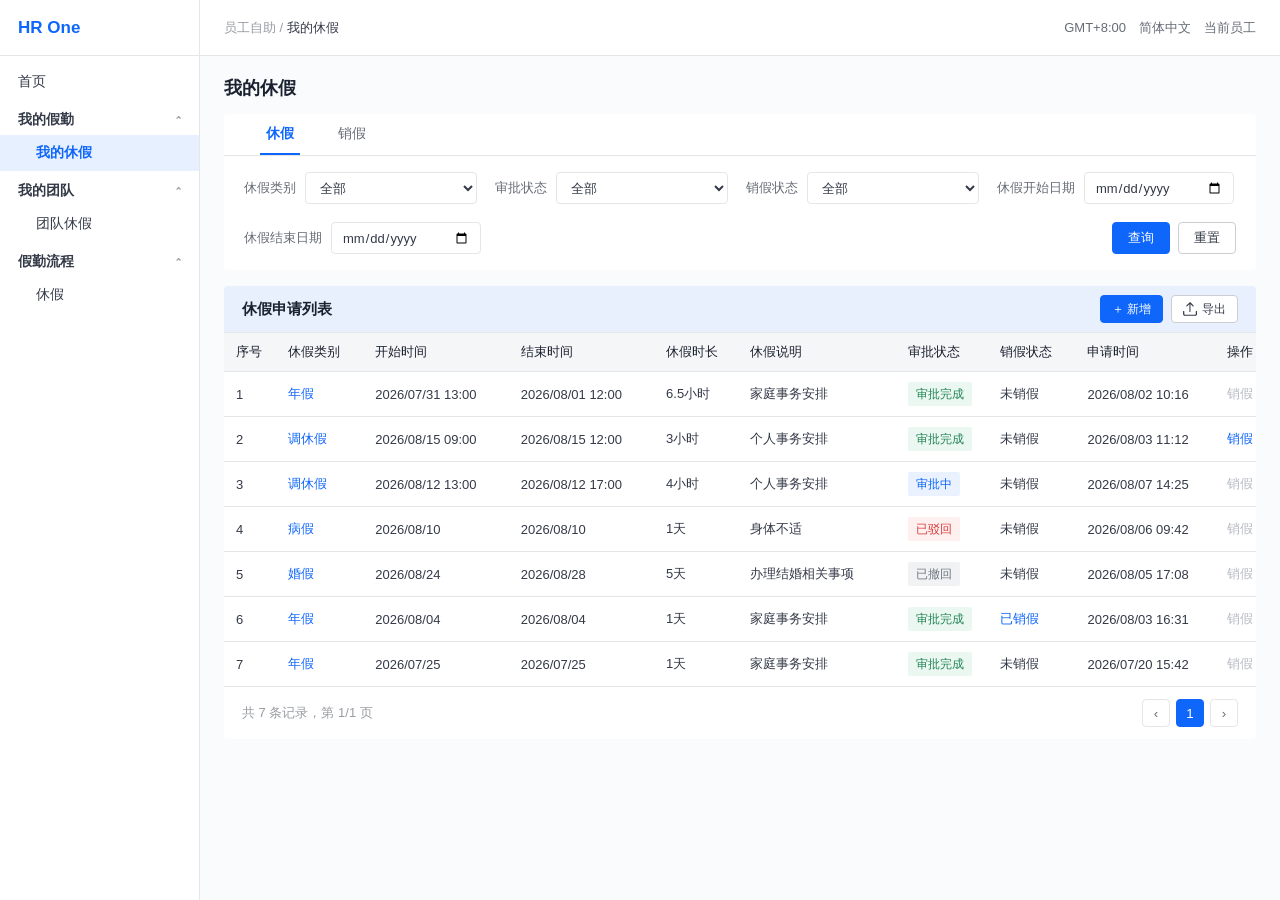
<file: leave-prototype/03-我的休假列表与变更销假原型/index.html>
<!DOCTYPE html>
<html lang="zh-CN">
<head>
<meta charset="UTF-8">
<meta name="viewport" content="width=device-width, initial-scale=1.0">
<link rel="icon" href="data:,">
<title>HR One · 我的休假</title>
<style>
:root{--blue:#0E66FB;--blue-light:#e7f0ff;--section:#E8F0FE;--page:#FAFBFC;--border:#E6E6E8;--text:#333947;--strong:#1A2130;--sub:#666b75;--muted:#999ca3;--red:#F74C4C;--green:#238456;--green-bg:#ebf8f1;--orange:#b76b00;--orange-bg:#fff6e5;--gray-bg:#f5f6f7}
*{box-sizing:border-box;margin:0;padding:0}body{font-family:"PingFang SC","Microsoft YaHei",sans-serif;font-size:14px;color:var(--text);background:var(--page)}button,input,select,textarea{font-family:inherit}
.layout{display:flex;min-height:100vh}.sidebar{width:200px;background:#fff;border-right:1px solid var(--border);flex:none}.sidebar-logo{height:56px;display:flex;align-items:center;padding:0 18px;border-bottom:1px solid var(--border);font-size:17px;font-weight:650;color:var(--blue)}.sidebar-home,.sidebar-item{display:block;text-decoration:none;color:var(--text);padding:9px 18px}.sidebar-home{margin-top:8px}.sidebar-parent{display:flex;align-items:center;justify-content:space-between;padding:11px 18px 6px;color:var(--text);font-weight:600}.sidebar-parent:after{content:"⌃";color:var(--muted);font-size:12px}.sidebar-item{padding-left:36px}.sidebar-item:hover{background:var(--blue-light)}.sidebar-item.active{background:var(--blue-light);color:var(--blue);font-weight:600}
.main{flex:1;min-width:0}.header{height:56px;background:#fff;border-bottom:1px solid var(--border);display:flex;align-items:center;justify-content:space-between;padding:0 24px}.breadcrumb{font-size:13px;color:var(--muted)}.breadcrumb span{color:var(--text)}.user-info{font-size:13px;color:var(--sub)}.content{padding:20px 24px 28px;min-height:calc(100vh - 56px)}
.page-title{font-size:18px;font-weight:650;color:var(--strong);margin-bottom:14px}.tabs{height:42px;background:#fff;border-bottom:1px solid var(--border);display:flex;align-items:flex-end;padding:0 20px;border-radius:4px 4px 0 0}.tab{height:42px;padding:0 22px;border:0;background:transparent;color:var(--sub);font-size:14px;cursor:pointer;position:relative}.tab.active{color:var(--blue);font-weight:600}.tab.active:after{content:"";position:absolute;left:16px;right:16px;bottom:0;height:2px;background:var(--blue)}
.search-bar{background:#fff;padding:16px 20px;margin-bottom:16px;display:flex;align-items:center;gap:18px;flex-wrap:wrap;border-radius:0 0 4px 4px}.search-item{display:inline-flex;align-items:center;gap:9px;white-space:nowrap}.search-item label{font-size:13px;color:var(--sub)}.search-item select,.search-item input{height:32px;border:1px solid var(--border);border-radius:4px;padding:0 10px;font-size:13px;background:#fff;color:var(--text);outline:none;width:172px}.search-item.date input{width:150px}.search-item select:focus,.search-item input:focus{border-color:var(--blue)}.search-actions{display:flex;gap:8px;margin-left:auto}
.btn{height:32px;padding:0 15px;border:1px solid #ccced1;border-radius:4px;background:#fff;color:var(--text);font-size:13px;cursor:pointer;display:inline-flex;align-items:center;justify-content:center;gap:5px;white-space:nowrap}.btn:hover{border-color:var(--blue);color:var(--blue)}.btn-primary{background:var(--blue);border-color:var(--blue);color:#fff}.btn-primary:hover{background:#0759e4;color:#fff}.btn-sm{height:28px;padding:0 11px;font-size:12px}.btn svg{width:14px;height:14px;display:block}.btn-text{border:0;background:transparent;color:var(--blue);cursor:pointer;font-size:13px;white-space:nowrap}.btn-text:hover{text-decoration:underline}.btn-text:disabled{color:#b6bac2;cursor:not-allowed;text-decoration:none}.action-tip{display:inline-flex;position:relative}.action-tip:after{content:attr(data-tip);position:absolute;z-index:30;left:50%;bottom:calc(100% + 8px);transform:translateX(-50%);width:max-content;max-width:360px;padding:8px 10px;border-radius:4px;background:#263449;color:#fff;font-size:12px;line-height:1.6;white-space:normal;box-shadow:0 4px 12px rgba(0,0,0,.16);opacity:0;visibility:hidden;pointer-events:none}.action-tip:before{content:"";position:absolute;z-index:31;left:50%;bottom:calc(100% + 3px);transform:translateX(-50%);border:5px solid transparent;border-top-color:#263449;opacity:0;visibility:hidden}.action-tip:hover:after,.action-tip:hover:before,.action-tip:focus:after,.action-tip:focus:before{opacity:1;visibility:visible}.btn-danger{color:#e23b3b;border-color:#f3aaaa}.btn-danger:hover{color:#d22b2b;border-color:#d22b2b}
.card{background:#fff;border-radius:4px;overflow:hidden}.card-header{min-height:46px;padding:9px 18px;background:var(--section);border-bottom:1px solid var(--border);display:flex;align-items:center;justify-content:space-between;gap:16px}.card-title{font-size:15px;font-weight:600;color:var(--strong)}.toolbar{display:flex;align-items:center;gap:8px}.table-wrap{overflow-x:auto}.data-table{width:100%;border-collapse:collapse;min-width:1190px}.data-table.cancel-table{min-width:1080px}.data-table th{background:#f5f6f7;color:var(--strong);font-size:13px;font-weight:500;text-align:left;padding:10px 12px;border-bottom:1px solid var(--border);white-space:nowrap}.data-table td{padding:10px 12px;border-bottom:1px solid var(--border);font-size:13px;vertical-align:middle;white-space:nowrap}.data-table tr:hover td{background:#f9fafe}.category-link{color:var(--blue);cursor:pointer;font-weight:500}.reason-cell{display:block;max-width:150px;overflow:hidden;text-overflow:ellipsis}.muted{color:var(--muted)}.row-actions{display:flex;gap:14px;align-items:center;min-height:20px;white-space:nowrap}.tag{display:inline-flex;align-items:center;padding:2px 8px;border-radius:2px;font-size:12px;line-height:20px}.tag-blue{background:#eaf2ff;color:#0E66FB}.tag-green{background:var(--green-bg);color:var(--green)}.tag-orange{background:var(--orange-bg);color:var(--orange)}.tag-gray{background:#f1f2f4;color:#6f7682}.tag-red{background:#fff0f0;color:#d83b3b}.follow{font-size:12px;color:var(--sub)}.pagination{padding:12px 18px;display:flex;align-items:center;justify-content:space-between;color:var(--muted);font-size:13px}.page-btns{display:flex;align-items:center;gap:6px}.page-btn{width:28px;height:28px;border:1px solid var(--border);border-radius:4px;background:#fff;color:var(--sub)}.page-btn.active{background:var(--blue);border-color:var(--blue);color:#fff}.empty{padding:54px;text-align:center;color:var(--muted)}
.overlay{display:none;position:fixed;inset:0;background:rgba(0,0,0,.4);z-index:1000;align-items:flex-start;justify-content:center;padding:30px 16px;overflow:auto}.overlay.show{display:flex}.modal{width:min(900px,96vw);max-height:calc(100vh - 60px);background:#fff;border-radius:6px;box-shadow:0 10px 36px rgba(0,0,0,.18);display:flex;flex-direction:column}.modal.wide{width:min(1080px,97vw)}.modal.simple{width:min(520px,94vw)}.modal.archive-blocked{width:min(760px,96vw)}.modal-header{height:56px;padding:0 22px;border-bottom:1px solid var(--border);display:flex;align-items:center;justify-content:space-between;flex:none}.modal-title{font-size:16px;font-weight:650;color:var(--strong)}.close{width:30px;height:30px;border:0;background:transparent;color:#999;font-size:24px;cursor:pointer}.modal-body{padding:20px 24px;overflow:auto}.modal-footer{height:58px;padding:0 22px;border-top:1px solid var(--border);display:flex;align-items:center;justify-content:flex-end;gap:10px;flex:none}.section{margin-bottom:18px}.section:last-child{margin-bottom:0}.section-title{display:inline-block;background:var(--section);padding:4px 10px;border-radius:3px;font-size:14px;font-weight:600;color:var(--strong);margin-bottom:13px}.summary-box{border:1px solid #e3e8f1;background:#f8faff;border-radius:4px;padding:14px 16px}.summary-grid{display:grid;grid-template-columns:repeat(3,minmax(0,1fr));gap:14px 28px}.summary-item{min-width:0}.summary-label{font-size:12px;color:var(--muted);margin-bottom:5px}.summary-value{font-size:13px;color:var(--strong);line-height:1.5;word-break:break-word}.form-grid{display:grid;grid-template-columns:1fr 1fr;gap:14px 28px}.form-item{display:flex;flex-direction:column;min-width:0}.form-item.full{grid-column:1/-1}.form-label{font-size:13px;color:var(--text);margin-bottom:6px}.required{color:var(--red);margin-right:3px}.form-input,.form-select,textarea{border:1px solid var(--border);border-radius:4px;font-size:13px;color:var(--text);background:#fff;outline:none}.form-input,.form-select{height:34px;padding:0 10px}.form-input:focus,.form-select:focus,textarea:focus{border-color:var(--blue)}.form-input[readonly],.form-input:disabled{background:#f5f6f7;color:#666}.readonly-box{height:34px;border:1px solid var(--border);border-radius:4px;background:#f5f6f7;color:#666;display:flex;align-items:center;padding:0 10px}.textarea{min-height:82px;padding:9px 10px;resize:vertical}.hint{font-size:12px;color:var(--muted);margin-top:5px;line-height:1.6}.notice{padding:10px 12px;background:#f3f7ff;border:1px solid #dfe9fb;border-radius:4px;color:#52657c;font-size:12px;line-height:1.7}.notice.warning{background:#fff8e8;border-color:#f3dda3;color:#7a5a13;margin-bottom:18px}.upload{height:34px;padding:0 12px;border:1px solid #ccced1;border-radius:4px;background:#fff;color:var(--text);cursor:pointer;width:max-content}.error-text{display:none;color:#e23b3b;font-size:12px;margin-top:5px}.form-item.invalid .form-input,.form-item.invalid textarea{border-color:#e23b3b}.form-item.invalid .error-text{display:block}.confirm-text{font-size:14px;line-height:1.8;color:var(--text)}.confirm-title{font-weight:600;color:var(--strong);margin-bottom:6px}.archive-detail-wrap{margin-top:14px;border:1px solid var(--border);border-radius:4px;overflow:auto}.archive-detail-table{width:100%;min-width:650px;border-collapse:collapse}.archive-detail-table th{padding:9px 12px;background:#f5f6f7;border-bottom:1px solid var(--border);font-size:12px;font-weight:500;color:var(--strong);text-align:left;white-space:nowrap}.archive-detail-table td{padding:10px 12px;border-bottom:1px solid var(--border);font-size:13px;color:var(--text);white-space:nowrap}.archive-detail-table tr:last-child td{border-bottom:0}.archive-detail-table tr.is-archived td{background:#fafafa}.archive-status{display:inline-flex;padding:2px 8px;border-radius:2px;font-size:12px}.archive-status.archived{background:#f1f2f4;color:#6f7682}.archive-status.open{background:#ebf8f1;color:#238456}.archive-blocked-tip{margin-top:12px;padding:9px 12px;border:1px solid #f3dda3;border-radius:4px;background:#fff8e8;color:#7a5a13;font-size:12px;line-height:1.7}.toast{display:none;position:fixed;left:50%;top:72px;transform:translateX(-50%);background:#263449;color:#fff;padding:10px 16px;border-radius:4px;z-index:1600;font-size:13px}.toast.show{display:block}.source-link{border:0;background:transparent;color:var(--blue);font-size:13px;cursor:pointer;text-align:left;padding:0;width:max-content}.source-link:hover{text-decoration:underline}.change-table-wrap{border:1px solid var(--border);border-radius:4px;overflow-x:auto}.change-table{width:100%;border-collapse:collapse;min-width:950px}.change-table th{padding:9px 10px;background:#f5f6f7;border-bottom:1px solid var(--border);font-size:12px;font-weight:500;text-align:left;white-space:nowrap}.change-table td{padding:10px;border-bottom:1px solid var(--border);font-size:13px;vertical-align:middle}.change-table tr:last-child td{border-bottom:0}.change-table tr.archived td{background:#fafafa;color:#7e838c}.status-pill{display:inline-flex;padding:2px 7px;border-radius:2px;font-size:12px;white-space:nowrap}.status-archived{background:#f1f2f4;color:#6f7682}.status-open{background:#ebf8f1;color:#238456}.time-pair{display:flex;align-items:center;gap:6px;white-space:nowrap}.table-input{height:30px;border:1px solid var(--border);border-radius:4px;padding:0 7px;font-size:12px;width:90px;background:#fff}.table-input.rest{width:78px}.table-input:focus{border-color:var(--blue);outline:none}.table-error{font-size:12px;color:#e23b3b;margin-top:7px;display:none}.table-error.show{display:block}.hidden{display:none!important}
@media(max-width:920px){.sidebar{display:none}.content{padding:14px}.search-actions{margin-left:0}.summary-grid{grid-template-columns:1fr 1fr}.form-grid{grid-template-columns:1fr}.form-item.full{grid-column:1}.user-info{display:none}}
</style>
</head>
<body>
<div class="layout">
  <aside class="sidebar">
    <div class="sidebar-logo">HR One</div>
    <a class="sidebar-home" href="index.html">首页</a>
    <div class="sidebar-parent">我的假勤</div><a class="sidebar-item active" href="index.html">我的休假</a>
    <div class="sidebar-parent">我的团队</div><a class="sidebar-item" href="../04-团队与HR发起原型/index.html?mode=team">团队休假</a>
    <div class="sidebar-parent">假勤流程</div><a class="sidebar-item" href="../04-团队与HR发起原型/index.html?mode=hr">休假</a>
  </aside>
  <main class="main">
    <header class="header"><div class="breadcrumb">员工自助 / <span>我的休假</span></div><div class="user-info">GMT+8:00　简体中文　当前员工</div></header>
    <section class="content">
      <h1 class="page-title">我的休假</h1>
      <nav class="tabs" aria-label="休假业务类型">
        <button class="tab active" data-tab="leave">休假</button>
        <button class="tab" data-tab="cancel">销假</button>
      </nav>
      <section class="search-bar">
        <div class="search-item"><label>休假类别</label><select id="typeFilter"><option value="">全部</option><option>年假</option><option>调休假</option><option>病假</option><option>婚假</option></select></div>
        <div class="search-item"><label>审批状态</label><select id="statusFilter"><option value="">全部</option><option>审批中</option><option>审批完成</option><option>已撤回</option><option>已驳回</option></select></div>
        <div class="search-item" id="cancelStatusFilterItem"><label>销假状态</label><select id="cancelStatusFilter"><option value="">全部</option><option>已销假</option><option>未销假</option></select></div>
        <div class="search-item date"><label id="startDateFilterLabel">休假开始日期</label><input id="startDateFilter" type="date"></div>
        <div class="search-item date"><label id="endDateFilterLabel">休假结束日期</label><input id="endDateFilter" type="date"></div>
        <div class="search-actions"><button class="btn btn-primary" id="queryBtn">查询</button><button class="btn" id="resetBtn">重置</button></div>
      </section>
      <section class="card">
        <div class="card-header">
          <div class="card-title" id="listTitle">休假申请列表</div>
          <div class="toolbar"><button class="btn btn-primary btn-sm" id="addBtn">＋ 新增</button><button class="btn btn-sm" id="exportBtn"><svg viewBox="0 0 1030 1024" xmlns="http://www.w3.org/2000/svg" fill="currentColor" aria-hidden="true"><path d="M140.8 1017.6c-38.4 0-70.4-12.8-96-38.4-25.6-25.6-38.4-57.6-38.4-96v-185.6c0-12.8 6.4-25.6 12.8-32s19.2-12.8 32-12.8 25.6 6.4 32 12.8 12.8 19.2 12.8 32v185.6c0 12.8 6.4 32 12.8 38.4 6.4 6.4 19.2 12.8 38.4 12.8h742.4c12.8 0 32-6.4 38.4-12.8 6.4-6.4 12.8-19.2 12.8-38.4v-185.6c0-12.8 6.4-25.6 12.8-32 6.4-6.4 19.2-12.8 32-12.8s25.6 6.4 32 12.8c6.4 6.4 12.8 19.2 12.8 32v185.6c0 38.4-12.8 70.4-38.4 96-25.6 25.6-57.6 38.4-96 38.4H140.8z m377.6-275.2c-12.8 0-25.6-6.4-32-12.8s-12.8-19.2-12.8-32V160s0-6.4-6.4-6.4h-6.4L313.6 313.6c-6.4 6.4-25.6 12.8-25.6 12.8-12.8 0-25.6-6.4-32-12.8-12.8-12.8-19.2-19.2-19.2-25.6 0-12.8 6.4-25.6 12.8-32L480 25.6c12.8-12.8 25.6-19.2 38.4-19.2 12.8 0 25.6 6.4 32 12.8L774.4 256c6.4 6.4 12.8 19.2 12.8 32s-6.4 25.6-12.8 32-19.2 12.8-32 12.8-19.2-12.8-25.6-19.2L563.2 153.6h-6.4s-6.4 0-6.4 6.4V704c0 12.8-6.4 25.6-12.8 32s-12.8 6.4-19.2 6.4z"/></svg>导出</button></div>
        </div>
        <div class="table-wrap" id="tableWrap"></div>
        <div class="pagination"><div id="recordCount">共 0 条记录，第 1/1 页</div><div class="page-btns"><button class="page-btn">‹</button><button class="page-btn active">1</button><button class="page-btn">›</button></div></div>
      </section>
    </section>
  </main>
</div>

<div class="overlay" id="cancelModal">
  <section class="modal" role="dialog" aria-modal="true" aria-labelledby="cancelTitle">
    <div class="modal-header"><div class="modal-title" id="cancelTitle">销假申请</div><button class="close" data-close="cancelModal" aria-label="关闭">×</button></div>
    <div class="modal-body">
      <section class="section">
        <div class="section-title">销假信息</div>
        <div class="form-grid">
          <div class="form-item"><span class="form-label">原休假申请</span><button class="source-link" type="button" id="cancelSourceLink">—</button></div>
          <label class="form-item"><span class="form-label">休假类别</span><input class="form-input" id="cancelType" readonly></label>
          <label class="form-item"><span class="form-label">销假开始时间</span><input class="form-input" id="cancelStart" readonly></label>
          <label class="form-item"><span class="form-label">销假结束时间</span><input class="form-input" id="cancelEnd" readonly></label>
          <label class="form-item"><span class="form-label">销假时长</span><input class="form-input" id="cancelDuration" readonly></label>
          <label class="form-item full" id="cancelReasonItem"><span class="form-label"><i class="required">*</i>销假说明</span><textarea class="textarea" id="cancelReason" placeholder="请输入销假说明"></textarea><span class="error-text">必填项不能为空</span></label>
          <div class="form-item full"><span class="form-label">附件</span><button class="upload" type="button" id="uploadBtn">选择文件</button><span class="hint" id="fileName">最多上传5个文件</span></div>
        </div>
      </section>
      <div class="notice">销假范围与原休假申请一致。</div>
    </div>
    <div class="modal-footer"><button class="btn" data-close="cancelModal">取消</button><button class="btn btn-primary" id="submitCancel">提交销假</button></div>
  </section>
</div>

<div class="overlay" id="confirmModal">
  <section class="modal simple" role="dialog" aria-modal="true" aria-labelledby="confirmTitle">
    <div class="modal-header"><div class="modal-title" id="confirmTitle">撤回申请</div><button class="close" data-close="confirmModal" aria-label="关闭">×</button></div>
    <div class="modal-body"><div class="confirm-title">确认撤回当前申请？</div><div class="confirm-text">撤回后，该申请状态变为“已撤回”，可从列表重新提交。</div></div>
    <div class="modal-footer"><button class="btn" data-close="confirmModal">取消</button><button class="btn btn-primary" id="confirmAction">确认撤回</button></div>
  </section>
</div>

<div class="toast" id="toast"></div>
<script>
const leaveRows=[
  {id:'L20260802001',type:'年假',period:'2026/07/31 13:00 — 2026/08/01 12:00',start:'2026-07-31T13:00',end:'2026-08-01T12:00',startText:'2026/07/31 13:00',endText:'2026/08/01 12:00',duration:'6.5小时',unit:'小时',reason:'家庭事务安排',status:'审批完成',approver:'—',follow:'—',created:'2026/08/02 10:16',archiveMode:'partial',needsRest:true,daily:[{date:'2026/07/31',original:'13:00—17:00',archived:true,archiveTime:'2026/08/05 18:00',start:'13:00',end:'17:00',rest:'0小时',duration:'4小时'},{date:'2026/08/01',original:'09:00—12:00',archived:false,archiveTime:'—',start:'09:00',end:'12:00',rest:'',duration:'2.5小时'}]},
  {id:'L20260803009',type:'调休假',period:'2026/08/15 09:00 — 2026/08/15 12:00',start:'2026-08-15T09:00',end:'2026-08-15T12:00',startText:'2026/08/15 09:00',endText:'2026/08/15 12:00',duration:'3小时',unit:'小时',reason:'个人事务安排',status:'审批完成',approver:'—',follow:'—',created:'2026/08/03 11:12',archiveMode:'none',needsRest:true},
  {id:'L20260807003',type:'调休假',period:'2026/08/12 13:00 — 2026/08/12 17:00',start:'2026-08-12',end:'2026-08-12',startText:'2026/08/12 13:00',endText:'2026/08/12 17:00',duration:'4小时',unit:'小时',reason:'个人事务安排',status:'审批中',approver:'直属领导',follow:'—',created:'2026/08/07 14:25'},
  {id:'L20260806002',type:'病假',period:'2026/08/10 — 2026/08/10',start:'2026-08-10',end:'2026-08-10',startText:'2026/08/10',endText:'2026/08/10',duration:'1天',unit:'天',reason:'身体不适',status:'已驳回',approver:'—',follow:'—',created:'2026/08/06 09:42'},
  {id:'L20260805006',type:'婚假',period:'2026/08/24 — 2026/08/28',start:'2026-08-24',end:'2026-08-28',startText:'2026/08/24',endText:'2026/08/28',duration:'5天',unit:'天',reason:'办理结婚相关事项',status:'已撤回',approver:'—',follow:'—',created:'2026/08/05 17:08'},
  {id:'L20260804004',type:'年假',period:'2026/08/04 — 2026/08/04',start:'2026-08-04',end:'2026-08-04',startText:'2026/08/04',endText:'2026/08/04',duration:'1天',unit:'天',reason:'家庭事务安排',status:'审批完成',approver:'—',follow:'已销假',created:'2026/08/03 16:31'},
  {id:'L20260725008',type:'年假',period:'2026/07/25 — 2026/07/25',start:'2026-07-25',end:'2026-07-25',startText:'2026/07/25',endText:'2026/07/25',duration:'1天',unit:'天',reason:'家庭事务安排',status:'审批完成',approver:'—',follow:'—',created:'2026/07/20 15:42',archiveMode:'full'}
];
const cancelRows=[
  {id:'C20260808002',source:'L20260804004',type:'年假',period:'2026/08/04 — 2026/08/04',startText:'2026/08/04',endText:'2026/08/04',duration:'1天',unit:'天',reason:'休假计划取消',status:'审批完成',approver:'—',created:'2026/08/05 09:20'},
  {id:'C20260807001',source:'L20260801007',type:'调休假',period:'2026/08/11 09:00 — 2026/08/11 12:00',startText:'2026/08/11 09:00',endText:'2026/08/11 12:00',duration:'3小时',unit:'小时',reason:'提前返岗',status:'审批中',approver:'直属领导',created:'2026/08/07 18:02'},
  {id:'C20260801003',source:'L20260806002',type:'病假',period:'2026/08/10 — 2026/08/10',startText:'2026/08/10',endText:'2026/08/10',duration:'1天',unit:'天',reason:'无需继续休假',status:'已撤回',approver:'—',created:'2026/08/01 10:11'}
];
let activeTab='leave',selectedRow=null,pendingAction=null;
const $=id=>document.getElementById(id);
const statusClass=status=>({审批中:'tag-blue',审批完成:'tag-green',已撤回:'tag-gray',已驳回:'tag-red'}[status]||'tag-gray');
const tag=status=>`<span class="tag ${statusClass(status)}">${status}</span>`;
function actionButton(label,action,row,enabled,tip=''){const button=`<button class="btn-text" data-action="${action}" data-id="${row.id}" ${enabled?'':`disabled aria-disabled="true"`}>${label}</button>`;return enabled||!tip?button:`<span class="action-tip" tabindex="0" data-tip="${tip}">${button}</span>`}
function formatDateRanges(dates){const values=[...new Set((dates||[]).filter(Boolean))].sort();if(!values.length)return'—';const result=[];let start=values[0],previous=values[0];const nextDay=(from,to)=>(new Date(`${to}T00:00:00Z`)-new Date(`${from}T00:00:00Z`))===86400000;const output=value=>value.replaceAll('-','/');for(let index=1;index<=values.length;index++){const current=values[index];if(current&&nextDay(previous,current)){previous=current;continue}result.push(start===previous?output(start):`${output(start)}—${output(previous)}`);start=current;previous=current}return result.join('、')}
function cancelDisabledTip(row){if(row.follow==='销假审批中')return'暂不支持销假。原因：已有销假申请正在审批。';if(row.archiveMode==='partial'){const archived=formatDateRanges((row.daily||[]).filter(item=>item.archived).map(item=>item.date));const open=formatDateRanges((row.daily||[]).filter(item=>!item.archived).map(item=>item.date));return`暂不支持销假。原因：部分考勤日期已封存。已封存日期：${archived}；未封存日期：${open}。`}if(row.archiveMode==='full')return'暂不支持销假。原因：全部考勤日期已封存。';return''}
function getActions(row,kind){
  const canWithdraw=row.status==='审批中',canResubmit=row.status==='已撤回'||row.status==='已驳回';
  if(kind==='cancel')return [actionButton('撤回','withdraw',row,canWithdraw),actionButton('重新提交','resubmit',row,canResubmit)].join('');
  let canCancel=false;
  if(row.follow==='已销假'){}
  else if(row.follow==='销假审批中'){}
  else if(row.status!=='审批完成'){}
  else if(row.archiveMode==='partial'||row.archiveMode==='full'){}
  else canCancel=true;
  return [actionButton('销假','cancel',row,canCancel,cancelDisabledTip(row)),actionButton('撤回','withdraw',row,canWithdraw),actionButton('重新提交','resubmit',row,canResubmit)].join('');
}
function cancelStatus(row){return row.follow==='已销假'?'已销假':'未销假'}
function cancelStatusCell(row){if(cancelStatus(row)==='未销假')return '未销假';const cancelRow=cancelRows.find(item=>item.source===row.id&&item.status==='审批完成');return cancelRow?`<button class="btn-text" data-action="cancel-detail" data-id="${row.id}" data-cancel-id="${cancelRow.id}">已销假</button>`:'<span title="历史销假单据待关联">已销假</span>'}
function rowDate(value){return (value||'').replaceAll('/','-').slice(0,10)}
function filteredRows(){const source=activeTab==='leave'?leaveRows:cancelRows;const type=$('typeFilter').value,status=$('statusFilter').value,cancelState=$('cancelStatusFilter').value,startDate=$('startDateFilter').value,endDate=$('endDateFilter').value;return source.filter(row=>(!type||row.type===type)&&(!status||row.status===status)&&(activeTab!=='leave'||!cancelState||cancelStatus(row)===cancelState)&&(!startDate||rowDate(row.end||row.endText)>=startDate)&&(!endDate||rowDate(row.start||row.startText)<=endDate));}
function render(){
  const rows=filteredRows();
  $('listTitle').textContent=activeTab==='leave'?'休假申请列表':'销假申请列表';
  const datePrefix=activeTab==='leave'?'休假':'销假';$('startDateFilterLabel').textContent=`${datePrefix}开始日期`;$('endDateFilterLabel').textContent=`${datePrefix}结束日期`;
  $('cancelStatusFilterItem').style.display=activeTab==='leave'?'inline-flex':'none';
  $('addBtn').style.display=activeTab==='leave'?'inline-flex':'none';
  $('recordCount').textContent=`共 ${rows.length} 条记录，第 1/1 页`;
  if(activeTab==='leave'){
    $('tableWrap').innerHTML=`<table class="data-table"><thead><tr><th style="width:54px">序号</th><th style="width:95px">休假类别</th><th style="width:160px">开始时间</th><th style="width:160px">结束时间</th><th style="width:90px">休假时长</th><th style="width:180px">休假说明</th><th style="width:95px">审批状态</th><th style="width:95px">销假状态</th><th style="width:150px">申请时间</th><th style="width:230px">操作</th></tr></thead><tbody>${rows.map((r,i)=>`<tr><td>${i+1}</td><td><button class="btn-text category-link" data-action="detail" data-id="${r.id}">${r.type}</button></td><td>${r.startText}</td><td>${r.endText}</td><td>${r.duration}</td><td><span class="reason-cell" title="${r.reason}">${r.reason}</span></td><td>${tag(r.status)}</td><td>${cancelStatusCell(r)}</td><td>${r.created}</td><td><div class="row-actions">${getActions(r,'leave')}</div></td></tr>`).join('')}</tbody></table>`;
  }else{
    $('tableWrap').innerHTML=`<table class="data-table cancel-table"><thead><tr><th style="width:54px">序号</th><th style="width:95px">休假类别</th><th style="width:160px">开始时间</th><th style="width:160px">结束时间</th><th style="width:90px">销假时长</th><th style="width:180px">申请事由</th><th style="width:95px">审批状态</th><th style="width:150px">申请时间</th><th style="width:100px">操作</th></tr></thead><tbody>${rows.map((r,i)=>`<tr><td>${i+1}</td><td><button class="btn-text category-link" data-action="detail" data-id="${r.id}">${r.type}</button></td><td>${r.startText}</td><td>${r.endText}</td><td>${r.duration}</td><td><span class="reason-cell" title="${r.reason}">${r.reason}</span></td><td>${tag(r.status)}</td><td>${r.created}</td><td><div class="row-actions">${getActions(r,'cancel')}</div></td></tr>`).join('')}</tbody></table>`;
  }
  if(!rows.length)$('tableWrap').innerHTML='<div class="empty">暂无符合条件的记录</div>';
}
function openModal(id){$(id).classList.add('show')}
function closeModal(id){$(id).classList.remove('show')}
function showToast(message){$('toast').textContent=message;$('toast').classList.add('show');setTimeout(()=>$('toast').classList.remove('show'),2200)}
function openCancel(row){selectedRow=row;$('cancelSourceLink').textContent=`${row.id}　查看原休假详情`;$('cancelType').value=row.type;$('cancelStart').value=row.startText;$('cancelEnd').value=row.endText;$('cancelDuration').value=row.duration;$('cancelReason').value='';$('cancelReasonItem').classList.remove('invalid');$('fileName').textContent='最多上传5个文件';openModal('cancelModal')}
function openDetail(row,kind){const params=new URLSearchParams({kind,id:row.id,type:row.type,start:row.startText,end:row.endText,duration:row.duration,unit:row.unit||'',status:row.status,approver:row.approver,created:row.created,reason:row.reason||'',follow:row.follow||'—',source:row.source||'',archiveMode:row.archiveMode||'none'});window.location.href=`detail.html?${params.toString()}`}
document.querySelectorAll('.tab').forEach(btn=>btn.addEventListener('click',()=>{document.querySelectorAll('.tab').forEach(x=>x.classList.remove('active'));btn.classList.add('active');activeTab=btn.dataset.tab;$('statusFilter').value='';$('typeFilter').value='';$('cancelStatusFilter').value='';$('startDateFilter').value='';$('endDateFilter').value='';render()}));
$('tableWrap').addEventListener('click',event=>{const btn=event.target.closest('[data-action]');if(!btn||btn.disabled)return;const source=activeTab==='leave'?leaveRows:cancelRows;const row=source.find(item=>item.id===btn.dataset.id);if(!row)return;const action=btn.dataset.action;if(action==='detail')openDetail(row,activeTab);if(action==='cancel-detail'){const cancelRow=cancelRows.find(item=>item.id===btn.dataset.cancelId);if(cancelRow)openDetail(cancelRow,'cancel')}if(action==='cancel')openCancel(row);if(action==='withdraw'){selectedRow=row;pendingAction='withdraw';openModal('confirmModal')}if(action==='resubmit'){row.status='审批中';row.approver='直属领导';if(activeTab==='cancel'){const sourceLeave=leaveRows.find(item=>item.id===row.source);if(sourceLeave)sourceLeave.follow='销假审批中'}showToast('已重新提交');render()}});
$('queryBtn').addEventListener('click',render);$('resetBtn').addEventListener('click',()=>{$('typeFilter').value='';$('statusFilter').value='';$('cancelStatusFilter').value='';$('startDateFilter').value='';$('endDateFilter').value='';render()});
$('exportBtn').addEventListener('click',()=>showToast(`正在导出${activeTab==='leave'?'休假':'销假'}申请列表`));
$('addBtn').addEventListener('click',()=>{window.location.href='../02-休假申请本人原型/index.html'});
$('cancelSourceLink').addEventListener('click',()=>{if(selectedRow)openDetail(selectedRow,'leave')});
document.querySelectorAll('[data-close]').forEach(btn=>btn.addEventListener('click',()=>closeModal(btn.dataset.close)));
document.querySelectorAll('.overlay').forEach(mask=>mask.addEventListener('click',event=>{if(event.target===mask)closeModal(mask.id)}));
$('submitCancel').addEventListener('click',()=>{if(!$('cancelReason').value.trim()){$('cancelReasonItem').classList.add('invalid');return}selectedRow.follow='销假审批中';cancelRows.unshift({id:'C'+Date.now(),source:selectedRow.id,type:selectedRow.type,period:selectedRow.period,startText:selectedRow.startText,endText:selectedRow.endText,duration:selectedRow.duration,unit:selectedRow.unit,reason:$('cancelReason').value.trim(),status:'审批中',approver:'直属领导',created:'2026/08/08 16:30'});closeModal('cancelModal');render();showToast('销假申请已提交')});
$('uploadBtn').addEventListener('click',()=>{$('fileName').textContent='销假说明.pdf';showToast('已选择文件')});
$('confirmAction').addEventListener('click',()=>{if(pendingAction==='withdraw'&&selectedRow){selectedRow.status='已撤回';selectedRow.approver='—';if(activeTab==='cancel'){const sourceLeave=leaveRows.find(item=>item.id===selectedRow.source);if(sourceLeave)sourceLeave.follow='—'}closeModal('confirmModal');render();showToast('申请已撤回')}});
const incomingParams=new URLSearchParams(window.location.search);if(incomingParams.get('tab')==='cancel'){activeTab='cancel';document.querySelectorAll('.tab').forEach(x=>x.classList.toggle('active',x.dataset.tab==='cancel'))}render();
const detailId=incomingParams.get('openDetail');if(detailId){const detailRow=leaveRows.find(item=>item.id===detailId);if(detailRow)openDetail(detailRow,'leave')}
const incomingAction=incomingParams.get('action'),incomingId=incomingParams.get('id');if(incomingAction&&incomingId){const incomingSource=activeTab==='leave'?leaveRows:cancelRows;const incomingRow=incomingSource.find(item=>item.id===incomingId);if(incomingRow){if(incomingAction==='cancel')openCancel(incomingRow);if(incomingAction==='withdraw'){selectedRow=incomingRow;pendingAction='withdraw';openModal('confirmModal')}if(incomingAction==='resubmit'){incomingRow.status='审批中';incomingRow.approver='直属领导';render();showToast('已重新提交')}}history.replaceState({},'',activeTab==='cancel'?'index.html?tab=cancel':'index.html')}
</script>
</body>
</html>
</file>
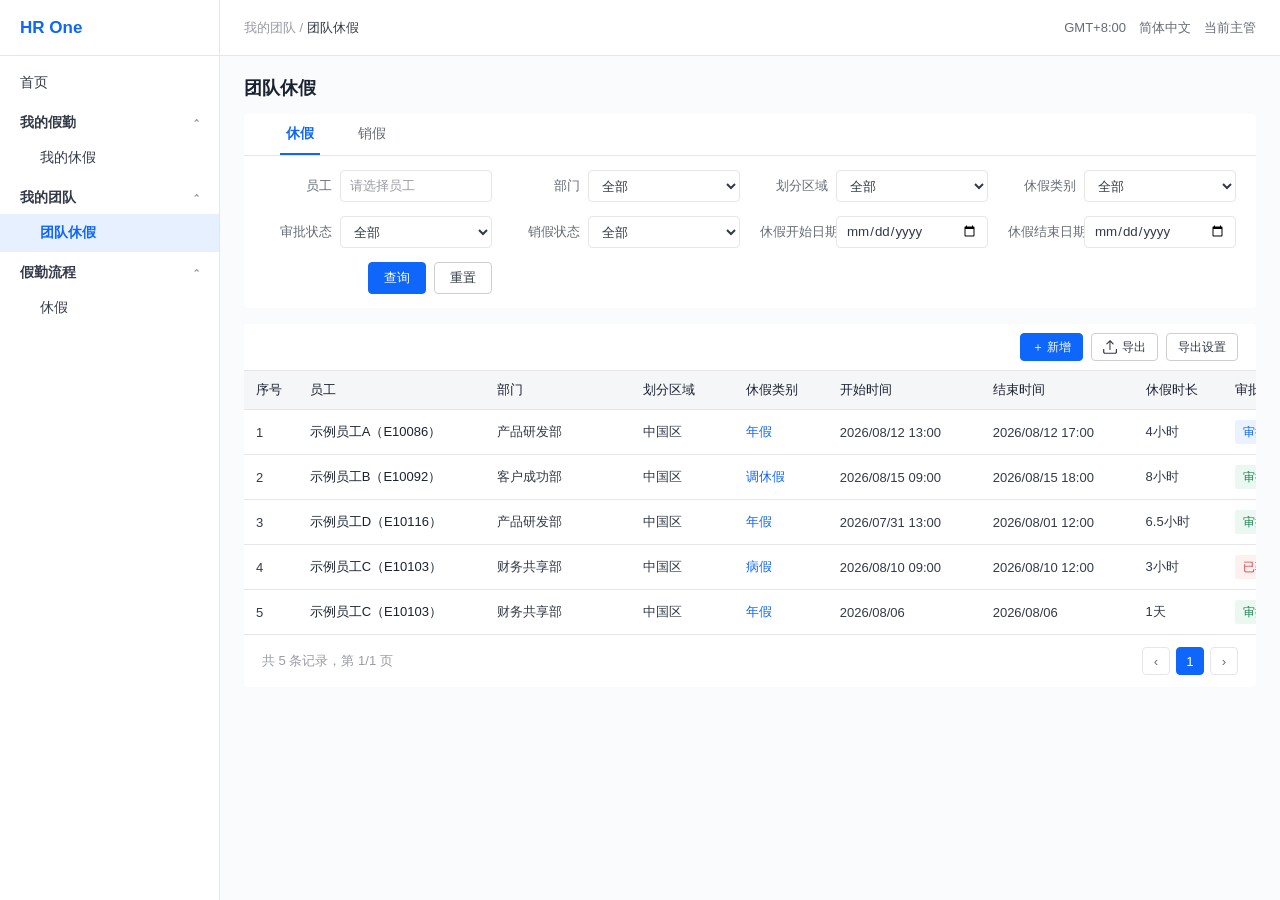
<file: leave-prototype/04-团队与HR发起原型/index.html>
<!DOCTYPE html>
<html lang="zh-CN">
<head>
<meta charset="UTF-8">
<meta name="viewport" content="width=device-width, initial-scale=1.0">
<link rel="icon" href="data:,">
<title>HR One · 团队休假</title>
<style>
:root{--blue:#0E66FB;--blue-light:#e7f0ff;--section:#E8F0FE;--page:#FAFBFC;--border:#E6E6E8;--text:#333947;--strong:#1A2130;--sub:#666b75;--muted:#999ca3;--green:#238456;--green-bg:#ebf8f1}
*{box-sizing:border-box;margin:0;padding:0}body{font-family:"PingFang SC","Microsoft YaHei",sans-serif;font-size:14px;color:var(--text);background:var(--page)}button,input,select{font-family:inherit}.layout{display:flex;min-height:100vh}.sidebar{width:220px;background:#fff;border-right:1px solid var(--border);flex:none}.sidebar-logo{height:56px;display:flex;align-items:center;padding:0 20px;border-bottom:1px solid var(--border);font-size:17px;font-weight:650;color:var(--blue)}.sidebar-home,.sidebar-item{display:block;padding:10px 20px;color:var(--text);text-decoration:none}.sidebar-home{margin-top:8px}.sidebar-parent{display:flex;align-items:center;justify-content:space-between;padding:12px 20px 7px;color:var(--text);font-weight:600}.sidebar-parent:after{content:"⌃";color:var(--muted);font-size:12px}.sidebar-item{padding-left:40px}.sidebar-item:hover{background:#f7f9fc}.sidebar-item.active{background:var(--blue-light);color:var(--blue);font-weight:600}.main{flex:1;min-width:0}.header{height:56px;background:#fff;border-bottom:1px solid var(--border);display:flex;align-items:center;justify-content:space-between;padding:0 24px}.breadcrumb{font-size:13px;color:var(--muted)}.breadcrumb span{color:var(--text)}.user-info{font-size:13px;color:var(--sub)}.content{padding:20px 24px 28px;min-height:calc(100vh - 56px)}.page-title{font-size:18px;font-weight:650;color:var(--strong);margin-bottom:14px}.tabs{height:42px;background:#fff;border-bottom:1px solid var(--border);display:flex;align-items:flex-end;padding:0 20px;border-radius:4px 4px 0 0}.tab{height:42px;padding:0 22px;border:0;background:transparent;color:var(--sub);font-size:14px;cursor:pointer;position:relative}.tab.active{color:var(--blue);font-weight:600}.tab.active:after{content:"";position:absolute;left:16px;right:16px;bottom:0;height:2px;background:var(--blue)}.search-bar{background:#fff;border-radius:0 0 4px 4px;padding:14px 20px;margin-bottom:16px;display:grid;grid-template-columns:repeat(4,minmax(220px,1fr));gap:14px 20px;align-items:center}.search-item{display:grid;grid-template-columns:68px minmax(0,1fr);align-items:center;gap:8px;white-space:nowrap}.search-item label{font-size:13px;color:var(--sub);text-align:right}.search-item input,.search-item select{height:32px;border:1px solid var(--border);border-radius:4px;padding:0 9px;background:#fff;color:var(--text);outline:none;width:100%;min-width:0}.search-item input:focus,.search-item select:focus{border-color:var(--blue)}.query-break{display:none}.search-actions{display:flex;gap:8px;justify-self:end}.person-picker{width:100%;min-width:0;height:32px;border:1px solid var(--border);border-radius:4px;background:#fff;padding:0 9px;display:flex;align-items:center;gap:7px;color:var(--muted);cursor:pointer;text-align:left}.person-picker:hover,.person-picker:focus{border-color:var(--blue);outline:none}.person-picker.selected{color:var(--strong)}.person-picker-avatar{width:20px;height:20px;border-radius:50%;background:#e7f0ff;color:var(--blue);display:none;align-items:center;justify-content:center;font-size:11px;font-weight:650;flex:none}.person-picker.selected .person-picker-avatar{display:inline-flex}.person-picker-text{min-width:0;flex:1;overflow:hidden;text-overflow:ellipsis;white-space:nowrap}.person-picker-clear{display:none;color:#a5a9b0;font-size:17px;line-height:1}.person-picker.selected .person-picker-clear{display:inline}.btn{height:32px;padding:0 15px;border:1px solid #ccced1;border-radius:4px;background:#fff;color:var(--text);font-size:13px;cursor:pointer;display:inline-flex;align-items:center;justify-content:center;gap:5px;white-space:nowrap}.btn:hover{border-color:var(--blue);color:var(--blue)}.btn-primary{background:var(--blue);border-color:var(--blue);color:#fff}.btn-primary:hover{background:#0759e4;color:#fff}.btn-sm{height:28px;padding:0 11px;font-size:12px}.btn svg{width:14px;height:14px}.card{background:#fff;border-radius:4px;overflow:hidden}.card-header{min-height:46px;padding:9px 18px;background:#fff;border-bottom:1px solid var(--border);display:flex;align-items:center;justify-content:flex-end}.toolbar{display:flex;align-items:center;gap:8px}.table-wrap{overflow-x:auto}.data-table{width:100%;border-collapse:collapse;min-width:1540px}.data-table th{background:#f5f6f7;color:var(--strong);font-size:13px;font-weight:500;text-align:left;padding:10px 12px;border-bottom:1px solid var(--border);white-space:nowrap}.data-table td{padding:10px 12px;border-bottom:1px solid var(--border);font-size:13px;vertical-align:middle;white-space:nowrap}.data-table tr:hover td{background:#f9fafe}.employee-name{font-weight:600;color:var(--strong);margin-bottom:3px}.employee-id{font-size:12px;color:var(--muted)}.category-link,.action-link{border:0;background:transparent;color:var(--blue);font-size:13px;cursor:pointer}.category-link:hover,.action-link:hover{text-decoration:underline}.tag{display:inline-flex;padding:2px 8px;border-radius:2px;font-size:12px;line-height:20px}.tag-blue{background:#eaf2ff;color:var(--blue)}.tag-green{background:var(--green-bg);color:var(--green)}.tag-gray{background:#f1f2f4;color:#6f7682}.tag-red{background:#fff0f0;color:#d83b3b}.pagination{padding:12px 18px;display:flex;align-items:center;justify-content:space-between;color:var(--muted);font-size:13px}.page-btns{display:flex;gap:6px}.page-btn{width:28px;height:28px;border:1px solid var(--border);border-radius:4px;background:#fff;color:var(--sub)}.page-btn.active{background:var(--blue);border-color:var(--blue);color:#fff}.empty{padding:54px;text-align:center;color:var(--muted)}.toast{display:none;position:fixed;left:50%;top:72px;transform:translateX(-50%);padding:10px 16px;border-radius:4px;background:#263449;color:#fff;z-index:10}.toast.show{display:block}
.employee-inline{font-weight:500;color:var(--strong)}.row-actions{display:flex;align-items:center;gap:14px;min-height:20px;white-space:nowrap}.action-link:disabled{color:#b6bac2;cursor:not-allowed;text-decoration:none}.action-tip{display:inline-flex;position:relative}.action-tip:after{content:attr(data-tip);position:absolute;z-index:30;left:50%;bottom:calc(100% + 8px);transform:translateX(-50%);width:max-content;max-width:360px;padding:8px 10px;border-radius:4px;background:#263449;color:#fff;font-size:12px;line-height:1.6;white-space:normal;box-shadow:0 4px 12px rgba(0,0,0,.16);opacity:0;visibility:hidden;pointer-events:none}.action-tip:before{content:"";position:absolute;z-index:31;left:50%;bottom:calc(100% + 3px);transform:translateX(-50%);border:5px solid transparent;border-top-color:#263449;opacity:0;visibility:hidden}.action-tip:hover:after,.action-tip:hover:before,.action-tip:focus:after,.action-tip:focus:before{opacity:1;visibility:visible}.muted{color:var(--muted)}
@media(max-width:1180px){.search-bar{grid-template-columns:repeat(2,minmax(220px,1fr))}}@media(max-width:920px){.sidebar{display:none}.content{padding:14px}.user-info{display:none}}@media(max-width:620px){.search-bar{grid-template-columns:1fr}.search-actions{justify-self:start}.search-item{grid-template-columns:72px minmax(0,1fr)}}
.overlay{display:none;position:fixed;inset:0;background:rgba(0,0,0,.4);z-index:1000;align-items:flex-start;justify-content:center;padding:30px 16px;overflow:auto}.overlay.show{display:flex}.modal{width:min(920px,96vw);max-height:calc(100vh - 60px);background:#fff;border-radius:6px;box-shadow:0 10px 36px rgba(0,0,0,.18);display:flex;flex-direction:column}.modal.wide{width:min(1080px,97vw)}.modal.archive-blocked{width:min(760px,96vw)}.modal-header{height:56px;padding:0 22px;border-bottom:1px solid var(--border);display:flex;align-items:center;justify-content:space-between;flex:none}.modal-title{font-size:16px;font-weight:650;color:var(--strong)}.close{width:30px;height:30px;border:0;background:transparent;color:#999;font-size:24px;cursor:pointer}.modal-body{padding:20px 24px;overflow:auto}.modal-footer{height:58px;padding:0 22px;border-top:1px solid var(--border);display:flex;align-items:center;justify-content:flex-end;gap:10px;flex:none}.section{margin-bottom:18px}.section:last-child{margin-bottom:0}.section-title{display:inline-block;background:var(--section);padding:4px 10px;border-radius:3px;font-size:14px;font-weight:600;color:var(--strong);margin-bottom:13px}.summary-box{border:1px solid #e3e8f1;background:#f8faff;border-radius:4px;padding:14px 16px}.summary-grid{display:grid;grid-template-columns:repeat(3,minmax(0,1fr));gap:14px 28px}.summary-label{font-size:12px;color:var(--muted);margin-bottom:5px}.summary-value{font-size:13px;color:var(--strong);line-height:1.5}.form-grid{display:grid;grid-template-columns:1fr 1fr;gap:14px 28px}.form-item{display:flex;flex-direction:column;min-width:0}.form-item.full{grid-column:1/-1}.form-label{font-size:13px;color:var(--text);margin-bottom:6px}.required{color:#e23b3b;margin-right:3px}.form-input,textarea{border:1px solid var(--border);border-radius:4px;font-size:13px;color:var(--text);background:#fff;outline:none}.form-input{height:34px;padding:0 10px}.form-input:focus,textarea:focus{border-color:var(--blue)}.form-input[readonly],.form-input:disabled{background:#f5f6f7;color:#666}.textarea{min-height:82px;padding:9px 10px;resize:vertical}.hint{font-size:12px;color:var(--muted);margin-top:5px;line-height:1.6}.notice,.notice-warning{padding:10px 12px;border-radius:4px;font-size:12px;line-height:1.7}.notice{background:#f7f9fc;border:1px solid #e1e7f0;color:var(--sub);margin-top:16px}.notice-warning{background:#fff8e8;border:1px solid #f3dda3;color:#7a5a13;margin-bottom:18px}.source-link{height:34px;border:0;background:transparent;color:var(--blue);font-size:13px;text-align:left;cursor:pointer;width:max-content}.source-link:hover{text-decoration:underline}.upload{width:max-content;height:32px;padding:0 12px;border:1px solid #ccced1;border-radius:4px;background:#fff;color:var(--text);font-size:13px;cursor:pointer}.upload:hover{border-color:var(--blue);color:var(--blue)}.error-text{display:none;color:#e23b3b;font-size:12px;margin-top:5px}.form-item.invalid .form-input,.form-item.invalid textarea{border-color:#e23b3b}.form-item.invalid .error-text{display:block}.change-table-wrap{border:1px solid var(--border);border-radius:4px;overflow-x:auto}.change-table{width:100%;border-collapse:collapse;min-width:900px}.change-table th{padding:9px 10px;background:#f5f6f7;border-bottom:1px solid var(--border);font-size:12px;font-weight:500;text-align:left;white-space:nowrap}.change-table td{padding:10px;border-bottom:1px solid var(--border);font-size:13px;vertical-align:middle}.change-table tr.archived td{background:#fafafa;color:#7e838c}.status-pill{display:inline-flex;padding:2px 7px;border-radius:2px;font-size:12px}.status-archived{background:#f1f2f4;color:#6f7682}.status-open{background:#ebf8f1;color:#238456}.time-pair{display:flex;align-items:center;gap:6px}.table-input{height:30px;border:1px solid var(--border);border-radius:4px;padding:0 7px;font-size:12px;width:90px}.table-input.rest{width:78px}.confirm-title{font-weight:600;color:var(--strong);margin-bottom:6px}.archive-blocked-tip{margin-bottom:14px;color:var(--sub);font-size:13px;line-height:1.7}.archive-detail-wrap{border:1px solid var(--border);border-radius:4px;overflow:auto}.archive-detail-table{width:100%;min-width:650px;border-collapse:collapse}.archive-detail-table th{padding:9px 12px;background:#f5f6f7;border-bottom:1px solid var(--border);font-size:12px;font-weight:500;color:var(--strong);text-align:left;white-space:nowrap}.archive-detail-table td{padding:10px 12px;border-bottom:1px solid var(--border);font-size:13px;white-space:nowrap}.archive-detail-table tr:last-child td{border-bottom:0}.archive-detail-table tr.is-archived td{background:#fafafa}.archive-status{display:inline-flex;padding:2px 8px;border-radius:2px;font-size:12px}.archive-status.archived{background:#f1f2f4;color:#6f7682}.archive-status.open{background:#ebf8f1;color:#238456}.hidden{display:none!important}
.overlay{display:none;position:fixed;inset:0;background:rgba(0,0,0,.4);z-index:1000;align-items:flex-start;justify-content:center;padding:30px 16px;overflow:auto}.overlay.show{display:flex}.modal{width:min(920px,96vw);max-height:calc(100vh - 60px);background:#fff;border-radius:6px;box-shadow:0 10px 36px rgba(0,0,0,.18);display:flex;flex-direction:column}.modal.wide{width:min(1080px,97vw)}.modal.archive-blocked{width:min(760px,96vw)}.modal.person-modal{width:min(520px,94vw)}.modal-header{height:56px;padding:0 22px;border-bottom:1px solid var(--border);display:flex;align-items:center;justify-content:space-between;flex:none}.modal-title{font-size:16px;font-weight:650;color:var(--strong)}.close{width:30px;height:30px;border:0;background:transparent;color:#999;font-size:24px;cursor:pointer}.modal-body{padding:20px 24px;overflow:auto}.modal-footer{height:58px;padding:0 22px;border-top:1px solid var(--border);display:flex;align-items:center;justify-content:flex-end;gap:10px;flex:none}.person-search{width:100%;height:34px;border:1px solid var(--border);border-radius:4px;padding:0 10px;outline:none;margin-bottom:12px}.person-search:focus{border-color:var(--blue)}.person-list{border:1px solid var(--border);border-radius:4px;overflow:auto;max-height:330px}.person-option{width:100%;min-height:58px;padding:9px 12px;border:0;border-bottom:1px solid #edf0f4;background:#fff;display:flex;align-items:center;gap:10px;text-align:left;cursor:pointer}.person-option:last-child{border-bottom:0}.person-option:hover{background:#f4f8ff}.person-option-avatar{width:32px;height:32px;border-radius:50%;background:#e7f0ff;color:var(--blue);display:flex;align-items:center;justify-content:center;font-weight:650;flex:none}.person-option-name{font-weight:600;color:var(--strong);margin-bottom:3px}.person-option-meta{font-size:12px;color:var(--muted)}.person-empty{padding:30px;text-align:center;color:var(--muted)}.section{margin-bottom:18px}.section:last-child{margin-bottom:0}.section-title{display:inline-block;background:var(--section);padding:4px 10px;border-radius:3px;font-size:14px;font-weight:600;color:var(--strong);margin-bottom:13px}.summary-box{border:1px solid #e3e8f1;background:#f8faff;border-radius:4px;padding:14px 16px}.summary-grid{display:grid;grid-template-columns:repeat(3,minmax(0,1fr));gap:14px 28px}.summary-label{font-size:12px;color:var(--muted);margin-bottom:5px}.summary-value{font-size:13px;color:var(--strong);line-height:1.5}.form-grid{display:grid;grid-template-columns:1fr 1fr;gap:14px 28px}.form-item{display:flex;flex-direction:column;min-width:0}.form-item.full{grid-column:1/-1}.form-label{font-size:13px;color:var(--text);margin-bottom:6px}.required{color:#e23b3b;margin-right:3px}.form-input,textarea{border:1px solid var(--border);border-radius:4px;font-size:13px;color:var(--text);background:#fff;outline:none}.form-input{height:34px;padding:0 10px}.form-input:focus,textarea:focus{border-color:var(--blue)}.form-input[readonly],.form-input:disabled{background:#f5f6f7;color:#666}.textarea{min-height:82px;padding:9px 10px;resize:vertical}.hint{font-size:12px;color:var(--muted);margin-top:5px;line-height:1.6}.notice,.notice-warning{padding:10px 12px;border-radius:4px;font-size:12px;line-height:1.7}.notice{background:#f7f9fc;border:1px solid #e1e7f0;color:var(--sub);margin-top:16px}.notice-warning{background:#fff8e8;border:1px solid #f3dda3;color:#7a5a13;margin-bottom:18px}.source-link{height:34px;border:0;background:transparent;color:var(--blue);font-size:13px;text-align:left;cursor:pointer;width:max-content}.source-link:hover{text-decoration:underline}.upload{width:max-content;height:32px;padding:0 12px;border:1px solid #ccced1;border-radius:4px;background:#fff;color:var(--text);font-size:13px;cursor:pointer}.upload:hover{border-color:var(--blue);color:var(--blue)}.error-text{display:none;color:#e23b3b;font-size:12px;margin-top:5px}.form-item.invalid .form-input,.form-item.invalid textarea{border-color:#e23b3b}.form-item.invalid .error-text{display:block}.change-table-wrap{border:1px solid var(--border);border-radius:4px;overflow-x:auto}.change-table{width:100%;border-collapse:collapse;min-width:900px}.change-table th{padding:9px 10px;background:#f5f6f7;border-bottom:1px solid var(--border);font-size:12px;font-weight:500;text-align:left;white-space:nowrap}.change-table td{padding:10px;border-bottom:1px solid var(--border);font-size:13px;vertical-align:middle}.change-table tr.archived td{background:#fafafa;color:#7e838c}.status-pill{display:inline-flex;padding:2px 7px;border-radius:2px;font-size:12px}.status-archived{background:#f1f2f4;color:#6f7682}.status-open{background:#ebf8f1;color:#238456}.time-pair{display:flex;align-items:center;gap:6px}.table-input{height:30px;border:1px solid var(--border);border-radius:4px;padding:0 7px;font-size:12px;width:90px}.table-input.rest{width:78px}.confirm-title{font-weight:600;color:var(--strong);margin-bottom:6px}.archive-blocked-tip{margin-bottom:14px;color:var(--sub);font-size:13px;line-height:1.7}.archive-detail-wrap{border:1px solid var(--border);border-radius:4px;overflow:auto}.archive-detail-table{width:100%;min-width:650px;border-collapse:collapse}.archive-detail-table th{padding:9px 12px;background:#f5f6f7;border-bottom:1px solid var(--border);font-size:12px;font-weight:500;color:var(--strong);text-align:left;white-space:nowrap}.archive-detail-table td{padding:10px 12px;border-bottom:1px solid var(--border);font-size:13px;white-space:nowrap}.archive-detail-table tr:last-child td{border-bottom:0}.archive-detail-table tr.is-archived td{background:#fafafa}.archive-status{display:inline-flex;padding:2px 8px;border-radius:2px;font-size:12px}.archive-status.archived{background:#f1f2f4;color:#6f7682}.archive-status.open{background:#ebf8f1;color:#238456}.hidden{display:none!important}
</style>
</head>
<body>
<div class="layout">
  <aside class="sidebar"><div class="sidebar-logo">HR One</div><div id="sideNav"></div></aside>
  <main class="main">
    <header class="header"><div class="breadcrumb" id="breadcrumb"></div><div class="user-info" id="userInfo"></div></header>
    <section class="content">
      <h1 class="page-title" id="pageTitle">团队休假</h1>
      <nav class="tabs" aria-label="休假业务类型"><button class="tab active" data-tab="leave">休假</button><button class="tab" data-tab="cancel">销假</button></nav>
      <section class="search-bar">
        <div class="search-item employee"><label>员工</label><button class="person-picker" type="button" id="employeePicker"><span class="person-picker-avatar" id="employeePickerAvatar">员</span><span class="person-picker-text" id="employeePickerText">请选择员工</span><span class="person-picker-clear" id="employeePickerClear" aria-label="清除员工">×</span></button><input id="employeeFilter" type="hidden"></div>
        <div class="search-item"><label>部门</label><select id="departmentFilter"><option value="">全部</option><option>产品研发部</option><option>客户成功部</option><option>财务共享部</option><option>人力资源部</option></select></div>
        <div class="search-item"><label>划分区域</label><select id="regionFilter"><option value="">全部</option><option>中国区</option><option>海外区</option></select></div>
        <div class="search-item"><label>休假类别</label><select id="typeFilter"><option value="">全部</option><option>年假</option><option>调休假</option><option>病假</option><option>婚假</option></select></div>
        <span class="query-break" aria-hidden="true"></span>
        <div class="search-item"><label>审批状态</label><select id="statusFilter"><option value="">全部</option><option>审批中</option><option>审批完成</option><option>已撤回</option><option>已驳回</option></select></div>
        <div class="search-item" id="cancelStatusFilterItem"><label>销假状态</label><select id="cancelStatusFilter"><option value="">全部</option><option>已销假</option><option>未销假</option></select></div>
        <div class="search-item date"><label id="startDateFilterLabel">休假开始日期</label><input id="startDateFilter" type="date"></div>
        <div class="search-item date"><label id="endDateFilterLabel">休假结束日期</label><input id="endDateFilter" type="date"></div>
        <div class="search-actions"><button class="btn btn-primary" id="queryBtn">查询</button><button class="btn" id="resetBtn">重置</button></div>
      </section>
      <section class="card">
        <div class="card-header"><div class="toolbar"><button class="btn btn-primary btn-sm" id="addBtn">＋ 发起休假</button><button class="btn btn-sm" id="exportBtn"><svg viewBox="0 0 1030 1024" xmlns="http://www.w3.org/2000/svg" fill="currentColor" aria-hidden="true"><path d="M140.8 1017.6c-38.4 0-70.4-12.8-96-38.4-25.6-25.6-38.4-57.6-38.4-96v-185.6c0-12.8 6.4-25.6 12.8-32s19.2-12.8 32-12.8 25.6 6.4 32 12.8 12.8 19.2 12.8 32v185.6c0 12.8 6.4 32 12.8 38.4 6.4 6.4 19.2 12.8 38.4 12.8h742.4c12.8 0 32-6.4 38.4-12.8 6.4-6.4 12.8-19.2 12.8-38.4v-185.6c0-12.8 6.4-25.6 12.8-32 6.4-6.4 19.2-12.8 32-12.8s25.6 6.4 32 12.8c6.4 6.4 12.8 19.2 12.8 32v185.6c0 38.4-12.8 70.4-38.4 96-25.6 25.6-57.6 38.4-96 38.4H140.8z m377.6-275.2c-12.8 0-25.6-6.4-32-12.8s-12.8-19.2-12.8-32V160s0-6.4-6.4-6.4h-6.4L313.6 313.6c-6.4 6.4-25.6 12.8-25.6 12.8-12.8 0-25.6-6.4-32-12.8-12.8-12.8-19.2-19.2-19.2-25.6 0-12.8 6.4-25.6 12.8-32L480 25.6c12.8-12.8 25.6-19.2 38.4-19.2 12.8 0 25.6 6.4 32 12.8L774.4 256c6.4 6.4 12.8 19.2 12.8 32s-6.4 25.6-12.8 32-19.2 12.8-32 12.8-19.2-12.8-25.6-19.2L563.2 153.6h-6.4s-6.4 0-6.4 6.4V704c0 12.8-6.4 25.6-12.8 32s-12.8 6.4-19.2 6.4z"/></svg>导出</button><button class="btn btn-sm" id="exportSettingBtn">导出设置</button></div></div>
        <div class="table-wrap" id="tableWrap"></div>
        <div class="pagination"><div id="recordCount">共 0 条记录，第 1/1 页</div><div class="page-btns"><button class="page-btn">‹</button><button class="page-btn active">1</button><button class="page-btn">›</button></div></div>
      </section>
    </section>
  </main>
</div>
<div class="overlay" id="employeePickerModal">
  <section class="modal person-modal" role="dialog" aria-modal="true" aria-labelledby="employeePickerTitle">
    <div class="modal-header"><div class="modal-title" id="employeePickerTitle">选择员工</div><button class="close" data-close="employeePickerModal" aria-label="关闭">×</button></div>
    <div class="modal-body"><input class="person-search" id="employeePickerSearch" type="text" placeholder="请输入姓名或工号"><div class="person-list" id="employeePickerList"></div></div>
    <div class="modal-footer"><button class="btn" data-close="employeePickerModal">取消</button></div>
  </section>
</div>
<div class="overlay" id="cancelModal">
  <section class="modal" role="dialog" aria-modal="true" aria-labelledby="cancelTitle">
    <div class="modal-header"><div class="modal-title" id="cancelTitle">销假申请</div><button class="close" data-close="cancelModal" aria-label="关闭">×</button></div>
    <div class="modal-body">
      <section class="section">
        <div class="section-title">销假信息</div>
        <div class="form-grid">
          <label class="form-item"><span class="form-label">休假员工</span><input class="form-input" id="cancelEmployee" readonly></label>
          <div class="form-item"><span class="form-label">原休假申请</span><button class="source-link" type="button" id="cancelSourceLink">—</button></div>
          <label class="form-item"><span class="form-label">休假类别</span><input class="form-input" id="cancelType" readonly></label>
          <label class="form-item"><span class="form-label">销假开始时间</span><input class="form-input" id="cancelStart" readonly></label>
          <label class="form-item"><span class="form-label">销假结束时间</span><input class="form-input" id="cancelEnd" readonly></label>
          <label class="form-item"><span class="form-label">销假时长</span><input class="form-input" id="cancelDuration" readonly></label>
          <label class="form-item full" id="cancelReasonItem"><span class="form-label"><i class="required">*</i>销假说明</span><textarea class="textarea" id="cancelReason" placeholder="请输入销假说明"></textarea><span class="error-text">必填项不能为空</span></label>
          <div class="form-item full"><span class="form-label">附件</span><button class="upload" type="button" id="cancelUploadBtn">选择文件</button><span class="hint" id="cancelFileName">最多上传5个文件</span></div>
        </div>
      </section>
      <div class="notice">销假范围与原休假申请一致。</div>
    </div>
    <div class="modal-footer"><button class="btn" data-close="cancelModal">取消</button><button class="btn btn-primary" id="submitCancel">提交销假</button></div>
  </section>
</div>
<div class="toast" id="toast"></div>
<script>
const params=new URLSearchParams(window.location.search);let mode=params.get('mode')==='hr'?'hr':'team';let activeTab=params.get('tab')==='cancel'?'cancel':'leave';
const employeeDirectory={E10086:{name:'示例员工A',department:'产品研发部',region:'中国区'},E10092:{name:'示例员工B',department:'客户成功部',region:'中国区'},E10103:{name:'示例员工C',department:'财务共享部',region:'中国区'},E10116:{name:'示例员工D',department:'产品研发部',region:'中国区'},E20118:{name:'示例员工D',department:'人力资源部',region:'中国区'}};
const teamRows=[
  {id:'L20260809001',employee:'示例员工A',employeeId:'E10086',type:'年假',start:'2026/08/12 13:00',end:'2026/08/12 17:00',duration:'4小时',status:'审批中',approver:'直属领导',initiator:'员工本人',created:'2026/08/09 09:30',reason:'家庭事务'},
  {id:'L20260808003',employee:'示例员工B',employeeId:'E10092',type:'调休假',start:'2026/08/15 09:00',end:'2026/08/15 18:00',duration:'8小时',status:'审批完成',initiator:'当前主管',created:'2026/08/08 14:20',reason:'个人事务',archiveMode:'none',needsRest:true,follow:'销假审批中'},
  {id:'L20260802011',employee:'示例员工D',employeeId:'E10116',type:'年假',start:'2026/07/31 13:00',end:'2026/08/01 12:00',duration:'6.5小时',status:'审批完成',initiator:'当前主管',created:'2026/08/02 10:16',reason:'家庭事务',archiveMode:'partial',needsRest:true,daily:[{date:'2026/07/31',original:'13:00—17:00',archived:true,archiveTime:'2026/08/05 18:00',start:'13:00',end:'17:00',rest:'0小时',duration:'4小时'},{date:'2026/08/01',original:'09:00—12:00',archived:false,archiveTime:'—',start:'09:00',end:'12:00',rest:'',duration:'2.5小时'}]},
  {id:'L20260807006',employee:'示例员工C',employeeId:'E10103',type:'病假',start:'2026/08/10 09:00',end:'2026/08/10 12:00',duration:'3小时',status:'已驳回',initiator:'员工本人',created:'2026/08/07 16:12',reason:'身体不适'},
  {id:'L20260805006',employee:'示例员工C',employeeId:'E10103',type:'年假',start:'2026/08/06',end:'2026/08/06',duration:'1天',status:'审批完成',initiator:'员工本人',created:'2026/08/05 16:20',reason:'家庭事务',follow:'已销假'}
];
const hrRows=[...teamRows,{id:'L20260806009',employee:'示例员工D',employeeId:'E20118',type:'婚假',start:'2026/08/24',end:'2026/08/28',duration:'5天',status:'审批完成',initiator:'当前HR',created:'2026/08/06 10:05',reason:'办理结婚相关事项'}];
const teamCancelRows=[
  {id:'C20260809002',source:'L20260808003',employee:'示例员工B',employeeId:'E10092',type:'调休假',start:'2026/08/15 09:00',end:'2026/08/15 18:00',duration:'8小时',status:'审批中',approver:'直属领导',initiator:'示例员工B',created:'2026/08/09 10:15',reason:'实际未休假，申请整单销假'},
  {id:'C20260807004',source:'L20260805006',employee:'示例员工C',employeeId:'E10103',type:'病假',start:'2026/08/10 09:00',end:'2026/08/10 12:00',duration:'3小时',status:'审批完成',initiator:'当前主管',created:'2026/08/07 17:06',reason:'休假计划取消'}
];
const hrCancelRows=[...teamCancelRows,{id:'C20260806008',source:'L20260801012',employee:'示例员工D',employeeId:'E20118',type:'年假',start:'2026/08/20',end:'2026/08/21',duration:'2天',status:'已驳回',approver:'考勤管理员',initiator:'当前HR',created:'2026/08/06 11:20',reason:'代员工申请整单销假'}];
let selectedCancelRow=null;
const $=id=>document.getElementById(id);const tagClass=status=>({审批中:'tag-blue',审批完成:'tag-green',已撤回:'tag-gray',已驳回:'tag-red'}[status]||'tag-gray');
function showToast(text){$('toast').textContent=text;$('toast').classList.add('show');setTimeout(()=>$('toast').classList.remove('show'),1800)}
function sourceRows(){if(activeTab==='cancel')return mode==='team'?teamCancelRows:hrCancelRows;return mode==='team'?teamRows:hrRows}
function configure(){const isTeam=mode==='team',selfHref='../03-我的休假列表与变更销假原型/index.html';document.title=`HR One · ${isTeam?'团队休假':'休假管理'}`;$('sideNav').innerHTML=`<a class="sidebar-home" href="${selfHref}">首页</a><div class="sidebar-parent">我的假勤</div><a class="sidebar-item" href="${selfHref}">我的休假</a><div class="sidebar-parent">我的团队</div><a class="sidebar-item${isTeam?' active':''}" href="index.html?mode=team">团队休假</a><div class="sidebar-parent">假勤流程</div><a class="sidebar-item${isTeam?'':' active'}" href="index.html?mode=hr">休假</a>`;$('breadcrumb').innerHTML=isTeam?'我的团队 / <span>团队休假</span>':'假勤管理 / 假勤流程 / <span>休假</span>';$('userInfo').textContent=`GMT+8:00　简体中文　${isTeam?'当前主管':'当前HR'}`;$('pageTitle').textContent=isTeam?'团队休假':'休假管理';document.querySelectorAll('.tab').forEach(tab=>tab.classList.toggle('active',tab.dataset.tab===activeTab));syncFilterLabels();render()}
function syncFilterLabels(){const prefix=activeTab==='cancel'?'销假':'休假';$('startDateFilterLabel').textContent=`${prefix}开始日期`;$('endDateFilterLabel').textContent=`${prefix}结束日期`;$('cancelStatusFilterItem').style.display=activeTab==='leave'?'grid':'none'}
function rowDepartment(row){return employeeDirectory[row.employeeId]?.department||'—'}
function rowRegion(row){return employeeDirectory[row.employeeId]?.region||'—'}
function rowDate(value){return (value||'').replaceAll('/','-').slice(0,10)}
function cancelStatus(row){return row.follow==='已销假'?'已销假':'未销假'}
function filteredRows(){const employeeId=$('employeeFilter').value,department=$('departmentFilter').value,region=$('regionFilter').value,type=$('typeFilter').value,status=$('statusFilter').value,cancelState=$('cancelStatusFilter').value,startDate=$('startDateFilter').value,endDate=$('endDateFilter').value;return sourceRows().filter(row=>(!employeeId||row.employeeId===employeeId)&&(!department||rowDepartment(row)===department)&&(!region||rowRegion(row)===region)&&(!type||row.type===type)&&(!status||row.status===status)&&(activeTab!=='leave'||!cancelState||cancelStatus(row)===cancelState)&&(!startDate||rowDate(row.end)>=startDate)&&(!endDate||rowDate(row.start)<=endDate))}
function renderEmployeePickerList(){const keyword=$('employeePickerSearch').value.trim();const entries=Object.entries(employeeDirectory).filter(([id,item])=>!keyword||id.includes(keyword)||item.name.includes(keyword));$('employeePickerList').innerHTML=entries.length?entries.map(([id,item])=>`<button class="person-option" type="button" data-employee-id="${id}"><span class="person-option-avatar">${item.name.slice(-1)}</span><span><span class="person-option-name">${item.name}</span><span class="person-option-meta">${id}　${item.department}　${item.region}</span></span></button>`).join(''):'<div class="person-empty">未找到匹配员工</div>'}
function syncEmployeePicker(){const id=$('employeeFilter').value,item=employeeDirectory[id];$('employeePicker').classList.toggle('selected',Boolean(item));$('employeePickerText').textContent=item?`${item.name}（${id}）`:'请选择员工';$('employeePickerAvatar').textContent=item?item.name.slice(-1):'员'}
function openModal(id){$(id).classList.add('show')}
function closeModal(id){$(id).classList.remove('show')}
function openCancel(row){selectedCancelRow=row;$('cancelEmployee').value=`${row.employee}（${row.employeeId}）`;$('cancelSourceLink').textContent=`${row.id}　查看原休假详情`;$('cancelType').value=row.type;$('cancelStart').value=row.start;$('cancelEnd').value=row.end;$('cancelDuration').value=row.duration;$('cancelReason').value='';$('cancelReasonItem').classList.remove('invalid');$('cancelFileName').textContent='最多上传5个文件';openModal('cancelModal')}
function actionButton(label,action,row,enabled,tip=''){const button=`<button class="action-link" data-action="${action}" data-id="${row.id}" ${enabled?'':`disabled aria-disabled="true"`}>${label}</button>`;return enabled||!tip?button:`<span class="action-tip" tabindex="0" data-tip="${tip}">${button}</span>`}
function formatDateRanges(dates){const values=[...new Set((dates||[]).filter(Boolean))].sort();if(!values.length)return'—';const result=[];let start=values[0],previous=values[0];const nextDay=(from,to)=>(new Date(`${to}T00:00:00Z`)-new Date(`${from}T00:00:00Z`))===86400000;const output=value=>value.replaceAll('-','/');for(let index=1;index<=values.length;index++){const current=values[index];if(current&&nextDay(previous,current)){previous=current;continue}result.push(start===previous?output(start):`${output(start)}—${output(previous)}`);start=current;previous=current}return result.join('、')}
function cancelDisabledTip(row){if(row.follow==='销假审批中')return'暂不支持销假。原因：已有销假申请正在审批。';if(row.archiveMode==='partial'){const archived=formatDateRanges((row.daily||[]).filter(item=>item.archived).map(item=>item.date));const open=formatDateRanges((row.daily||[]).filter(item=>!item.archived).map(item=>item.date));return`暂不支持销假。原因：部分考勤日期已封存。已封存日期：${archived}；未封存日期：${open}。`}if(row.archiveMode==='full')return'暂不支持销假。原因：全部考勤日期已封存。';return''}
function getRoleActions(row,isCancel){const canWithdraw=row.status==='审批中',canResubmit=row.status==='已撤回'||row.status==='已驳回';if(isCancel)return[actionButton('撤回','withdraw',row,canWithdraw),actionButton('重新提交','resubmit',row,canResubmit)].join('');let canCancel=false;if(row.follow==='已销假'){}else if(row.follow==='销假审批中'){}else if(row.status!=='审批完成'){}else if(row.archiveMode==='partial'||row.archiveMode==='full'){}else canCancel=true;return[actionButton('销假','cancel',row,canCancel,cancelDisabledTip(row)),actionButton('撤回','withdraw',row,canWithdraw),actionButton('重新提交','resubmit',row,canResubmit)].join('')}
function cancelStatusCell(row){if(cancelStatus(row)==='未销假')return '未销假';const cancelRow=(mode==='team'?teamCancelRows:hrCancelRows).find(item=>item.source===row.id&&item.status==='审批完成');return cancelRow?`<button class="action-link" data-action="cancel-detail" data-id="${row.id}" data-cancel-id="${cancelRow.id}">已销假</button>`:'<span title="历史销假单据待关联">已销假</span>'}
function render(){const rows=filteredRows(),isCancel=activeTab==='cancel';$('addBtn').textContent='＋ 新增';$('addBtn').style.display=isCancel?'none':'inline-flex';$('recordCount').textContent=`共 ${rows.length} 条记录，第 1/1 页`;const timeHeaders=isCancel?'<th style="width:155px">销假开始时间</th><th style="width:155px">销假结束时间</th><th style="width:90px">销假时长</th>':'<th style="width:155px">开始时间</th><th style="width:155px">结束时间</th><th style="width:90px">休假时长</th>';const cancelHeader=isCancel?'':'<th style="width:95px">销假状态</th>';$('tableWrap').innerHTML=rows.length?`<table class="data-table"><thead><tr><th style="width:54px">序号</th><th style="width:190px">员工</th><th style="width:150px">部门</th><th style="width:105px">划分区域</th><th style="width:95px">休假类别</th>${timeHeaders}<th style="width:95px">审批状态</th>${cancelHeader}<th style="width:150px">申请时间</th><th style="width:${isCancel?150:230}px">操作</th></tr></thead><tbody>${rows.map((row,index)=>`<tr><td>${index+1}</td><td><span class="employee-inline">${row.employee}（${row.employeeId}）</span></td><td>${rowDepartment(row)}</td><td>${rowRegion(row)}</td><td><button class="category-link" data-action="detail" data-id="${row.id}">${row.type}</button></td><td>${row.start}</td><td>${row.end}</td><td>${row.duration}</td><td><span class="tag ${tagClass(row.status)}">${row.status}</span></td>${isCancel?'':`<td>${cancelStatusCell(row)}</td>`}<td>${row.created}</td><td><div class="row-actions">${getRoleActions(row,isCancel)}</div></td></tr>`).join('')}</tbody></table>`:'<div class="empty">暂无符合条件的记录</div>'}
function openDetail(id){const row=sourceRows().find(item=>item.id===id);if(!row)return;const detailParams=new URLSearchParams({kind:activeTab,id:row.id,type:row.type,start:row.start,end:row.end,duration:row.duration,unit:row.duration.includes('天')?'天':'小时',status:row.status,approver:row.approver||'—',created:row.created,reason:row.reason,follow:row.follow||'—',archiveMode:row.archiveMode||'none',employee:row.employee,employeeId:row.employeeId,initiator:row.initiator,entryMode:mode});if(row.source)detailParams.set('source',row.source);window.location.href=`../03-我的休假列表与变更销假原型/detail.html?${detailParams}`}
function clearFilters(){$('employeeFilter').value='';$('departmentFilter').value='';$('regionFilter').value='';$('typeFilter').value='';$('statusFilter').value='';$('cancelStatusFilter').value='';$('startDateFilter').value='';$('endDateFilter').value='';syncEmployeePicker()}
document.querySelectorAll('.tab').forEach(tab=>tab.addEventListener('click',()=>{activeTab=tab.dataset.tab;document.querySelectorAll('.tab').forEach(item=>item.classList.toggle('active',item===tab));clearFilters();syncFilterLabels();render()}));$('queryBtn').addEventListener('click',render);$('resetBtn').addEventListener('click',()=>{clearFilters();render()});$('addBtn').addEventListener('click',()=>window.location.href=`../02-休假申请本人原型/index.html?mode=${mode}`);$('exportBtn').addEventListener('click',()=>showToast(`正在导出当前${activeTab==='cancel'?'销假':'休假'}列表`));$('exportSettingBtn').addEventListener('click',()=>showToast('打开导出设置'));$('tableWrap').addEventListener('click',event=>{const button=event.target.closest('[data-id]');if(button)openDetail(button.dataset.id)});$('employeePicker').addEventListener('click',event=>{if(event.target.closest('#employeePickerClear')){$('employeeFilter').value='';syncEmployeePicker();return}$('employeePickerSearch').value='';renderEmployeePickerList();openModal('employeePickerModal')});$('employeePickerSearch').addEventListener('input',renderEmployeePickerList);$('employeePickerList').addEventListener('click',event=>{const option=event.target.closest('[data-employee-id]');if(!option)return;$('employeeFilter').value=option.dataset.employeeId;syncEmployeePicker();closeModal('employeePickerModal')});configure();
$('tableWrap').addEventListener('click',event=>{const button=event.target.closest('[data-action]');if(!button||button.disabled)return;event.stopImmediatePropagation();const row=sourceRows().find(item=>item.id===button.dataset.id);if(!row)return;const action=button.dataset.action;if(action==='detail'){openDetail(row.id);return}if(action==='cancel-detail'){const cancelRow=(mode==='team'?teamCancelRows:hrCancelRows).find(item=>item.id===button.dataset.cancelId);if(cancelRow){const previousTab=activeTab;activeTab='cancel';openDetail(cancelRow.id);activeTab=previousTab}return}if(action==='withdraw'){row.status='已撤回';if(activeTab==='cancel'){const sourceLeave=(mode==='team'?teamRows:hrRows).find(item=>item.id===row.source);if(sourceLeave)sourceLeave.follow='—'}showToast('申请已撤回');render();return}if(action==='resubmit'){row.status='审批中';if(activeTab==='cancel'){const sourceLeave=(mode==='team'?teamRows:hrRows).find(item=>item.id===row.source);if(sourceLeave)sourceLeave.follow='销假审批中'}showToast('申请已重新提交');render();return}if(action==='cancel')openCancel(row)},true);
const incomingAction=params.get('action'),incomingId=params.get('id');if(incomingAction&&incomingId){const incomingRow=sourceRows().find(item=>item.id===incomingId);if(incomingRow){if(incomingAction==='withdraw'){incomingRow.status='已撤回';render();showToast('申请已撤回')}if(incomingAction==='resubmit'){incomingRow.status='审批中';render();showToast('申请已重新提交')}if(incomingAction==='cancel')openCancel(incomingRow)}history.replaceState({},'',`index.html?mode=${mode}${activeTab==='cancel'?'&tab=cancel':''}`)}
document.querySelectorAll('[data-close]').forEach(button=>button.addEventListener('click',()=>closeModal(button.dataset.close)));
$('cancelModal').addEventListener('click',event=>{if(event.target===$('cancelModal'))closeModal('cancelModal')});$('cancelSourceLink').addEventListener('click',()=>{if(selectedCancelRow)openDetail(selectedCancelRow.id)});$('cancelUploadBtn').addEventListener('click',()=>{$('cancelFileName').textContent='销假说明.pdf';showToast('已选择文件')});$('submitCancel').addEventListener('click',()=>{if(!selectedCancelRow)return;if(!$('cancelReason').value.trim()){$('cancelReasonItem').classList.add('invalid');return}selectedCancelRow.follow='销假审批中';const targetRows=mode==='team'?teamCancelRows:hrCancelRows;targetRows.unshift({id:`C${Date.now()}`,source:selectedCancelRow.id,employee:selectedCancelRow.employee,employeeId:selectedCancelRow.employeeId,type:selectedCancelRow.type,start:selectedCancelRow.start,end:selectedCancelRow.end,duration:selectedCancelRow.duration,status:'审批中',approver:'直属领导',initiator:mode==='team'?'当前主管':'当前HR',created:'2026/08/09 16:30',reason:$('cancelReason').value.trim()});closeModal('cancelModal');activeTab='cancel';document.querySelectorAll('.tab').forEach(tab=>tab.classList.toggle('active',tab.dataset.tab==='cancel'));syncFilterLabels();render();showToast('销假申请已提交')});
</script>
</body>
</html>
</file>
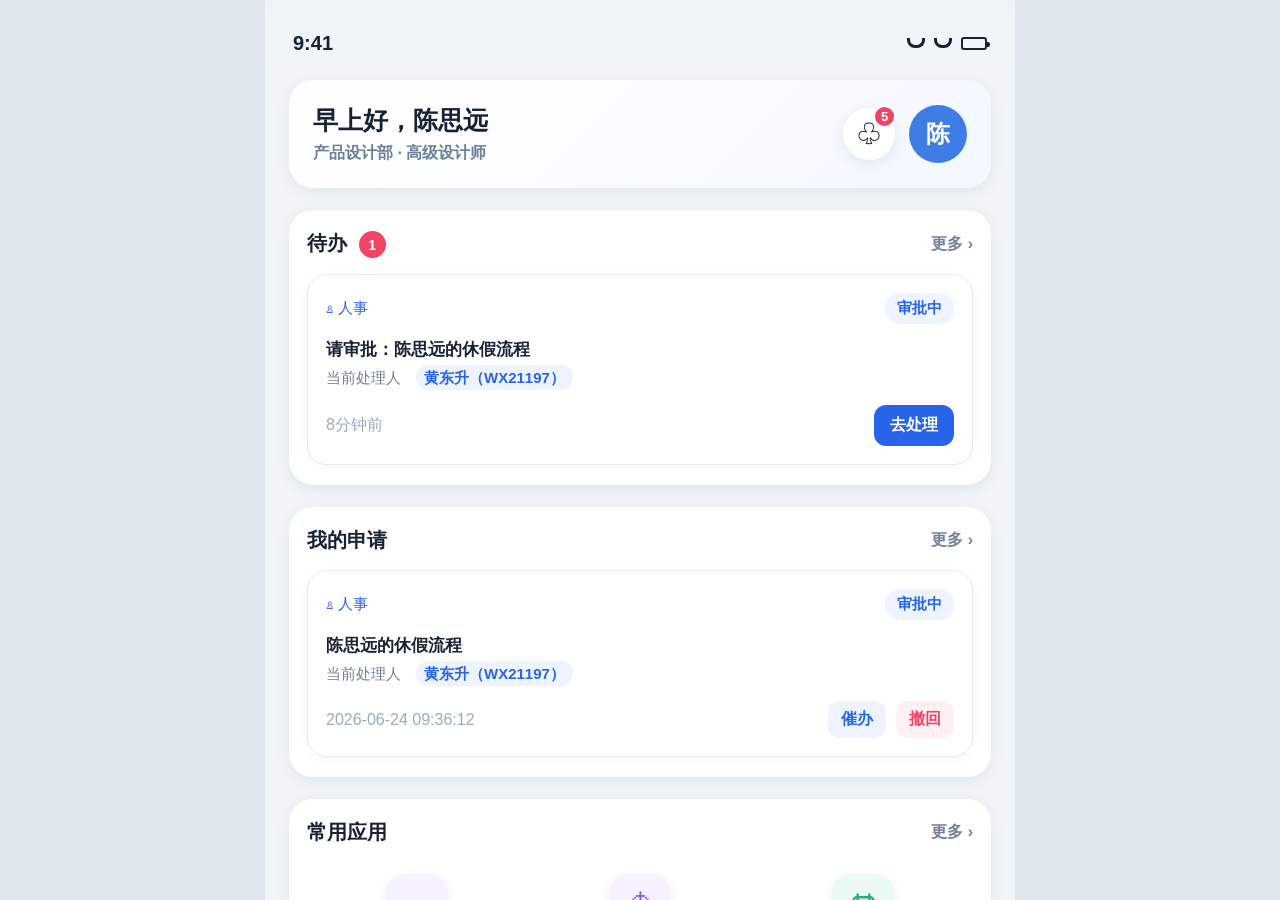
<file: leave-prototype/07-移动端休假原型/index.html>
<!doctype html>
<html lang="zh-CN">
<head>
  <meta charset="utf-8">
  <meta name="viewport" content="width=device-width,initial-scale=1,maximum-scale=1,user-scalable=no">
  <title>HR One 移动端休假交互方案</title>
  <style>
    :root{--blue:#2764ea;--blue-soft:#edf4ff;--ink:#182235;--muted:#718198;--line:#e7ebf2;--bg:#f1f5f8;--green:#35b97f;--orange:#ff9d42;--red:#f04462;--shadow:0 4px 16px rgba(27,48,78,.08);--radius:20px}
    *{box-sizing:border-box;-webkit-tap-highlight-color:transparent}
    html,body{margin:0;min-height:100%;background:#dfe6ed;color:var(--ink);font-family:-apple-system,BlinkMacSystemFont,"PingFang SC","Microsoft YaHei",sans-serif}
    button,input,textarea{font:inherit;color:inherit}
    button{border:0;background:none;padding:0;cursor:pointer}
    .app{position:relative;width:100%;max-width:750px;min-height:100vh;margin:0 auto;background:var(--bg);overflow:hidden}
    .page{display:none;min-height:100vh;background:var(--bg)}
    .page.active{display:block}
    .status-bar{height:64px;padding:22px 28px 0;display:flex;align-items:center;justify-content:space-between;font-size:20px;font-weight:700;background:linear-gradient(180deg,#eef4f9,#f1f5f8)}
    .status-icons{display:flex;gap:9px;align-items:center}.status-icons i{display:block;width:18px;height:10px;border:3px solid #182235;border-top:0;border-radius:0 0 8px 8px}.status-icons .battery{width:26px;height:13px;border:2px solid #182235;border-radius:3px;position:relative}.status-icons .battery:after{content:"";position:absolute;right:-5px;top:3px;width:3px;height:5px;background:#182235;border-radius:0 2px 2px 0}
    .home-scroll{height:calc(100vh - 64px);overflow:auto;padding:16px 24px 54px;scroll-behavior:smooth}
    .home-card{background:#fff;border-radius:24px;box-shadow:var(--shadow);margin-bottom:22px}
    .home-profile{padding:24px;display:flex;align-items:center;justify-content:space-between;background:linear-gradient(135deg,#fff,#f3f8ff)}
    .home-profile h1{font-size:25px;line-height:1.35;margin:0 0 5px}.home-profile p{margin:0;color:#6d7f97;font-size:16px;font-weight:600}
    .profile-right{display:flex;gap:14px;align-items:center}.bell{position:relative;width:52px;height:52px;border-radius:50%;background:#fff;box-shadow:0 4px 14px rgba(33,57,87,.1);display:grid;place-items:center;font-size:24px}.bell b{position:absolute;right:-1px;top:-3px;background:var(--red);color:#fff;border:2px solid #fff;border-radius:14px;min-width:23px;height:23px;font-size:13px;display:grid;place-items:center}.avatar{width:58px;height:58px;border-radius:50%;display:grid;place-items:center;background:#3f7de6;color:#fff;font-size:24px;font-weight:700}
    .home-section{padding:20px 18px}.section-title{display:flex;align-items:center;justify-content:space-between;margin-bottom:16px}.section-title h2{font-size:20px;margin:0}.section-title a{font-size:16px;color:#718198;font-weight:600}.count{display:inline-grid;place-items:center;margin-left:6px;min-width:27px;height:27px;border-radius:50%;background:var(--red);color:#fff;font-size:14px}
    .workflow-card{border:1px solid var(--line);border-radius:20px;padding:18px;background:#fff;box-shadow:0 2px 8px rgba(31,50,76,.04)}.workflow-top,.workflow-bottom{display:flex;align-items:center;justify-content:space-between}.workflow-top{color:#6b7d94;font-size:15px}.business{color:#2764ea}.status-tag{padding:6px 12px;border-radius:18px;color:var(--blue);background:var(--blue-soft);font-weight:600}.workflow-card h3{font-size:17px;margin:14px 0 8px}.handler{font-size:15px;color:#6f8198}.handler b{color:#2764ea;background:#edf4ff;padding:4px 8px;border-radius:12px}.workflow-bottom{margin-top:17px;color:#9aabc0}.small-btn{background:var(--blue);color:#fff;border-radius:12px;padding:10px 16px;font-weight:600}.ghost-actions{display:flex;gap:10px}.ghost-actions button{padding:8px 13px;border-radius:12px;background:#edf4ff;color:var(--blue);font-weight:600}.ghost-actions .danger{color:var(--red);background:#fff0f3}
    .quick-grid{display:grid;grid-template-columns:repeat(3,1fr);gap:20px 12px;padding:12px 4px 6px}.quick-app{min-height:112px;display:flex;flex-direction:column;align-items:center;justify-content:flex-start;gap:10px;color:#394a61;font-size:16px}.quick-icon{width:62px;height:62px;border-radius:20px;display:grid;place-items:center;background:#f5f1ff;color:#8357ef;box-shadow:0 3px 10px rgba(45,46,70,.08);font-size:29px}.quick-app.leave .quick-icon{background:#eaf9f2;color:#25ad76}.quick-app.leave .quick-icon svg{width:31px;height:31px}.quick-app:active .quick-icon{transform:scale(.96)}
    .nav-header{height:58px;background:#fff;border-bottom:1px solid var(--line);display:grid;grid-template-columns:64px 1fr 86px;align-items:center;position:sticky;top:0;z-index:20}.nav-header h1{margin:0;text-align:center;font-size:19px}.nav-header button{height:58px;padding:0 18px;font-size:16px}.nav-header .back{font-size:28px;text-align:left}.nav-header .right{color:var(--blue);font-size:14px;font-weight:600;text-align:right}
    .leave-scroll{height:calc(100vh - 58px);overflow:auto;padding:14px 16px 104px}.variant-note{display:flex;align-items:center;gap:8px;padding:10px 12px;border-radius:12px;background:#eaf2ff;color:#315dba;font-size:13px;margin-bottom:12px}.variant-note b{background:var(--blue);color:#fff;padding:3px 8px;border-radius:12px}.leave-section{background:#fff;border-radius:18px;box-shadow:0 2px 12px rgba(27,48,78,.05);margin-bottom:12px;overflow:hidden}.leave-section-head{padding:16px 16px 10px;display:flex;align-items:end;justify-content:space-between}.leave-section-head h2{font-size:17px;margin:0}.leave-section-head span{font-size:12px;color:#8796a9}.quota-grid{display:grid;grid-template-columns:repeat(3,1fr);gap:9px;padding:0 14px 15px}.quota-card{position:relative;min-height:92px;border:1px solid #e4eaf2;border-radius:16px;padding:13px 10px;text-align:left;background:linear-gradient(160deg,#fff,#f8fbff);transition:.15s}.quota-card strong{display:block;font-size:14px;margin-bottom:9px}.quota-card b{display:block;color:var(--blue);font-size:20px}.quota-card small{color:#8a98aa;font-size:11px}.quota-card.selected{border:2px solid var(--blue);background:#edf4ff;padding:12px 9px}.quota-card.selected:after{content:"✓";position:absolute;right:8px;top:7px;width:19px;height:19px;border-radius:50%;display:grid;place-items:center;background:var(--blue);color:#fff;font-size:12px}.quota-card.readonly{cursor:default}.quota-card.readonly:after{content:"仅展示";position:absolute;top:8px;right:8px;color:#9aa7b7;font-size:9px}.quota-hint{text-align:center;color:#8796a9;font-size:12px;padding:0 12px 14px;margin-top:-3px}
    .policy-button{width:100%;padding:15px 16px;display:flex;align-items:center;justify-content:space-between;text-align:left}.policy-button div{display:flex;gap:10px;align-items:center}.policy-icon{width:32px;height:32px;border-radius:10px;background:#fff4e8;color:var(--orange);display:grid;place-items:center}.policy-button b{font-size:15px}.policy-button small{display:block;color:#8a98aa;margin-top:3px}.chevron{color:#a3afbd;transition:.2s}.policy-panel{display:none;padding:0 16px 15px;color:#687a91;font-size:13px;line-height:1.7}.policy-panel.open{display:block}.policy-panel ul{padding-left:18px;margin:2px 0}.policy-button.expanded .chevron{transform:rotate(90deg)}
    .empty-form{padding:27px 18px 30px;text-align:center}.empty-form .empty-icon{width:58px;height:58px;border-radius:20px;background:#edf4ff;margin:0 auto 13px;display:grid;place-items:center;color:var(--blue);font-size:26px}.empty-form h3{font-size:16px;margin:0 0 7px}.empty-form p{font-size:13px;color:#8a98aa;margin:0 0 17px}.primary-mini{border-radius:13px;background:var(--blue);color:#fff;padding:11px 18px;font-weight:600}
    .form-body{display:none}.form-body.visible{display:block}.form-title{padding:16px;border-bottom:1px solid #f0f2f6;display:flex;align-items:center;justify-content:space-between}.form-title b{font-size:17px}.type-chip{font-size:12px;padding:5px 9px;color:var(--blue);background:var(--blue-soft);border-radius:11px}.field-row{min-height:56px;padding:13px 16px;display:flex;align-items:center;gap:12px;border-bottom:1px solid #f0f2f6}.field-row:last-child{border-bottom:0}.field-label{width:96px;flex:none;font-size:15px}.required:before{content:"*";color:var(--red);margin-right:3px}.field-value{flex:1;min-width:0;text-align:right;color:#303d50;font-size:14px}.field-value.placeholder{color:#a5b0be}.field-value .sub{display:block;color:#8c9bae;font-size:11px;margin-top:4px}.field-arrow{color:#a6b1be;font-size:20px}.segmented{margin-left:auto;display:flex;padding:3px;background:#f0f3f7;border-radius:11px}.segmented button{min-width:52px;height:31px;border-radius:9px;color:#708095;font-size:13px}.segmented button.active{background:#fff;color:var(--blue);box-shadow:0 2px 7px rgba(31,51,78,.12);font-weight:600}.inline-input{width:100%;border:0;outline:0;text-align:right;background:transparent}.field-textarea{display:block;padding:14px 16px}.field-textarea label{font-size:15px}.field-textarea textarea{width:100%;height:78px;margin-top:10px;border:1px solid #e3e8ef;border-radius:13px;padding:11px;resize:none;outline:0;background:#fafbfc}.field-textarea textarea:focus{border-color:#8eaff6}.field-count{text-align:right;color:#a0acba;font-size:11px;margin-top:4px}
    .duration-summary{margin:12px 14px 14px;border-radius:15px;padding:14px;background:linear-gradient(135deg,#f2f7ff,#eaf3ff);border:1px solid #dbe8ff}.duration-top{display:flex;align-items:flex-end;justify-content:space-between}.duration-top span{font-size:13px;color:#6e7f96}.duration-top strong{font-size:24px;color:var(--blue)}.duration-info{margin-top:9px;padding-top:9px;border-top:1px solid #d7e5fb;display:flex;gap:9px;justify-content:space-between;color:#6d7e93;font-size:11px}.duration-warning{display:none;color:#e66e26;margin-top:8px;font-size:12px}.daily-entry{display:none;margin:0 14px 14px;border:1px solid #dae5f5;border-radius:14px;padding:13px;background:#fff}.daily-entry.show{display:flex;align-items:center;justify-content:space-between}.daily-entry b{font-size:14px}.daily-entry p{margin:5px 0 0;color:#8493a6;font-size:12px}.daily-entry .field-arrow{margin-left:12px}
    .special-fields{display:none}.special-fields.visible{display:block}.tip{margin:10px 14px 0;padding:10px 12px;border-radius:12px;background:#fff8ec;color:#9b6a25;font-size:12px;line-height:1.5}.upload-zone{margin:12px 14px 14px;border:1px dashed #b8c5d5;border-radius:14px;min-height:76px;display:flex;align-items:center;justify-content:center;gap:9px;color:#6e8198;font-size:13px}.upload-plus{width:30px;height:30px;border-radius:10px;background:#edf4ff;color:var(--blue);display:grid;place-items:center;font-size:22px}.attachment-list{padding:0 14px 14px;display:none}.attachment-list.show{display:block}.file-item{display:flex;align-items:center;justify-content:space-between;padding:10px 12px;border-radius:12px;background:#f6f8fb;font-size:12px}.file-item button{color:var(--red);padding:5px}
    .bottom-action{position:absolute;left:0;right:0;bottom:0;z-index:25;background:rgba(255,255,255,.96);border-top:1px solid #e5e9ef;padding:11px 16px calc(11px + env(safe-area-inset-bottom));display:none;gap:10px;box-shadow:0 -5px 18px rgba(21,40,66,.07)}.bottom-action.show{display:flex}.bottom-action button{height:48px;border-radius:14px;font-weight:600}.bottom-action .save{width:92px;background:#edf4ff;color:var(--blue)}.bottom-action .submit{flex:1;background:var(--blue);color:#fff}.bottom-action .submit:active{background:#1955da}
    .full-page{background:#f5f7fa;min-height:100vh}.picker-search{padding:13px 16px;background:#fff}.picker-search input{width:100%;height:42px;border:0;border-radius:13px;background:#f2f4f7;padding:0 14px;outline:0}.type-list{padding:12px 16px 35px}.type-option{width:100%;min-height:72px;background:#fff;border-radius:15px;margin-bottom:10px;padding:14px;display:flex;align-items:center;gap:13px;text-align:left;box-shadow:0 2px 8px rgba(31,51,78,.04)}.type-mark{width:42px;height:42px;flex:none;border-radius:14px;display:grid;place-items:center;background:#edf4ff;color:var(--blue);font-weight:700}.type-option:nth-child(2n) .type-mark{background:#eaf9f2;color:#25ad76}.type-copy{flex:1}.type-copy b{font-size:15px}.type-copy small{display:block;color:#8998aa;margin-top:5px}.type-option.selected{outline:2px solid var(--blue)}
    .daily-scroll{height:calc(100vh - 58px);overflow:auto;padding:14px 15px 105px}.daily-summary{background:#eaf2ff;color:#3860aa;border-radius:14px;padding:12px 14px;font-size:13px;line-height:1.5;margin-bottom:12px}.daily-card{background:#fff;border-radius:16px;padding:15px;margin-bottom:11px;box-shadow:0 2px 9px rgba(31,51,78,.05)}.daily-card-head{display:flex;justify-content:space-between;align-items:center;margin-bottom:14px}.daily-card-head b{font-size:15px}.work-tag{font-size:11px;border-radius:10px;padding:4px 7px;color:#2a9c6d;background:#eaf9f2}.daily-fields{display:grid;grid-template-columns:1fr 1fr 1fr;gap:8px}.daily-field label{display:block;color:#8493a6;font-size:11px;margin-bottom:6px}.daily-field input{width:100%;height:38px;border:1px solid #e0e6ed;border-radius:10px;padding:0 7px;background:#fafbfc;font-size:12px}.daily-total{margin-top:10px;text-align:right;color:#6e8198;font-size:12px}.apply-other{margin-top:12px;color:var(--blue);font-size:13px;font-weight:600}.daily-bottom{position:absolute;left:0;right:0;bottom:0;padding:11px 16px calc(11px + env(safe-area-inset-bottom));background:#fff;border-top:1px solid var(--line);display:flex;gap:10px}.daily-bottom button{height:47px;border-radius:14px}.daily-bottom .cancel{width:96px;background:#edf1f6;color:#65778e}.daily-bottom .done{flex:1;background:var(--blue);color:#fff;font-weight:600}
    .mask{display:none;position:absolute;inset:0;background:rgba(19,31,49,.48);z-index:60}.mask.show{display:block}.sheet{visibility:hidden;pointer-events:none;position:absolute;left:0;right:0;bottom:0;background:#fff;border-radius:22px 22px 0 0;padding-bottom:calc(14px + env(safe-area-inset-bottom));transform:translateY(102%);transition:.24s;z-index:61;max-height:82%;overflow:auto}.sheet.show{visibility:visible;pointer-events:auto;transform:translateY(0)}.sheet-grip{width:40px;height:4px;background:#d7dde5;border-radius:3px;margin:9px auto}.sheet-head{display:flex;align-items:center;justify-content:space-between;padding:10px 18px 15px;border-bottom:1px solid #edf0f4}.sheet-head b{font-size:17px}.sheet-head button{color:#718198;font-size:14px;padding:7px}.sheet-content{padding:15px 18px}.quota-total{padding:14px;border-radius:14px;background:#edf4ff;margin-bottom:12px}.quota-total small{color:#7688a0}.quota-total strong{display:block;color:var(--blue);font-size:23px;margin-top:6px}.batch{padding:13px 0;border-bottom:1px solid #edf0f4}.batch:last-child{border:0}.batch-top{display:flex;justify-content:space-between}.batch b{font-size:14px}.batch strong{color:#33445b}.batch p{margin:6px 0 0;color:#8796a9;font-size:12px}.sheet-action{padding:8px 18px}.sheet-action button{width:100%;height:48px;background:var(--blue);color:#fff;border-radius:14px;font-weight:600}.date-grid{display:grid;grid-template-columns:1fr 1fr;gap:10px}.date-input label{display:block;color:#74859b;font-size:12px;margin-bottom:7px}.date-input input{width:100%;height:44px;border:1px solid #dfe5ed;border-radius:12px;padding:0 9px;background:#fafbfc}.date-tips{margin-top:12px;color:#8190a3;font-size:12px;line-height:1.6}
    .toast{position:absolute;left:50%;bottom:105px;transform:translate(-50%,14px);opacity:0;pointer-events:none;z-index:80;background:rgba(25,35,50,.9);color:#fff;border-radius:10px;padding:10px 14px;font-size:13px;transition:.2s;white-space:nowrap}.toast.show{opacity:1;transform:translate(-50%,0)}
    .success{display:none;position:absolute;inset:0;z-index:90;background:#fff;text-align:center;padding:150px 28px 40px}.success.show{display:block}.success-icon{width:76px;height:76px;border-radius:50%;background:#e5f8ef;color:#2bb478;font-size:38px;display:grid;place-items:center;margin:0 auto 23px}.success h2{font-size:23px;margin:0 0 10px}.success p{color:#7b8b9e;font-size:14px;line-height:1.7}.success button{margin-top:26px;width:100%;max-width:340px;height:48px;border-radius:14px;background:var(--blue);color:#fff;font-weight:600}
    [hidden]{display:none!important}.compact-c-content{display:block}.compact-quota{background:#fff;border-radius:14px;margin-bottom:10px;overflow:hidden}.compact-quota-head{min-height:42px;padding:10px 14px 5px;display:flex;align-items:center;justify-content:space-between}.compact-quota-title{font-size:14px;font-weight:650}.compact-quota-more{color:var(--blue);font-size:12px;font-weight:650;padding:7px 0 7px 10px}.compact-quota-grid{display:grid;grid-template-columns:repeat(3,1fr);padding:0 6px 10px}.compact-quota-item{min-width:0;padding:5px 9px 7px;border-right:1px solid #edf0f4}.compact-quota-item:last-child{border-right:0}.compact-quota-item span{display:block;color:#6f7f94;font-size:11px;margin-bottom:4px}.compact-quota-item strong{display:block;font-size:16px;color:#1d2a3c;white-space:nowrap}.compact-quota-item small{display:block;margin-top:5px;color:#8796a9;font-size:9px;white-space:nowrap;letter-spacing:-.2px}.compact-policy-entry{margin-bottom:10px;border-radius:14px}.compact-policy-entry .field-row{min-height:48px;padding:10px 14px}.compact-policy-entry .field-value{color:var(--blue)}.compact-form{border-radius:14px}.compact-form .field-row{min-height:52px;padding:11px 14px}.compact-form .field-label{width:94px;font-size:14px}.compact-form .field-textarea{padding:13px 14px}.compact-form .field-textarea textarea{height:64px;margin-top:8px}.compact-dynamic{border-top:1px solid #edf0f4}.compact-duration-row strong{font-size:17px;color:var(--blue)}.compact-duration-row.invalid strong{color:var(--red)}.compact-daily-row{width:100%}.compact-daily-row .field-value{color:#52657d;font-size:12px}.compact-field-error{display:none;padding:0 14px 9px;color:var(--red);font-size:12px}.compact-field-error.show{display:block}.compact-special .tip{margin:8px 14px}.gestation-inline{display:inline-grid;grid-template-columns:44px auto 44px auto;align-items:center;gap:4px}.gestation-inline .inline-input{width:44px}.compact-attachment{border-top:1px solid #edf0f4;padding:13px 14px}.compact-attachment-title{font-size:14px;margin-bottom:9px}.compact-upload{width:100%;height:44px;border:1px dashed #b8c5d5;border-radius:12px;color:#637890;background:#fafbfc}.compact-file{display:flex;align-items:center;justify-content:space-between;height:44px;padding:0 11px;border-radius:11px;background:#f5f7fa;font-size:12px}.compact-file button{color:var(--red);padding:8px}.compact-type-search{padding:4px 18px 10px}.compact-type-search label{height:44px;border:1px solid #dfe6ee;border-radius:12px;background:#f6f8fb;display:flex;align-items:center;padding:0 12px;color:#92a1b4}.compact-type-search input{flex:1;min-width:0;height:40px;border:0;outline:0;background:transparent;padding:0 8px}.compact-type-list{display:block;padding:0 18px;max-height:360px;overflow:auto}.compact-type-option{width:100%;min-height:50px;border:0;border-bottom:1px solid #edf0f4;background:#fff;font-size:14px;text-align:left;display:flex;align-items:center;justify-content:space-between}.compact-type-option:last-child{border-bottom:0}.compact-type-option:after{content:"";width:19px;height:19px;border:1px solid #c9d2dd;border-radius:50%}.compact-type-option.selected{color:var(--blue);font-weight:650}.compact-type-option.selected:after{content:"✓";display:grid;place-items:center;border-color:var(--blue);background:var(--blue);color:#fff;font-size:12px}.compact-sheet-actions{display:flex;gap:10px;padding:12px 18px 0;border-top:1px solid #edf0f4}.compact-sheet-actions button{height:46px;border-radius:13px;font-weight:650}.compact-sheet-actions .clear{width:42%;border:1px solid #dce3eb;background:#f7f9fb;color:#65778e}.compact-sheet-actions .confirm{flex:1;background:var(--blue);color:#fff}.compact-policy-list{margin:0;padding:2px 0 2px 19px;color:#53667d;font-size:13px;line-height:1.8}.compact-quota-detail{padding:2px 0}.compact-quota-group{padding:12px 0;border-bottom:1px solid #edf0f4}.compact-quota-group:last-child{border-bottom:0}.compact-quota-group-head{display:flex;align-items:baseline;justify-content:space-between;margin-bottom:7px}.compact-quota-group-head b{font-size:14px}.compact-quota-group-head strong{font-size:14px;color:var(--blue)}.compact-batch-row{min-height:36px;display:flex;align-items:center;justify-content:space-between;gap:12px;color:#6e7e92;font-size:12px}.compact-batch-row span:last-child{color:#34445a;white-space:nowrap}.compact-date-wheel{display:grid;grid-template-columns:repeat(5,1fr);gap:6px;height:245px;padding:2px 18px 10px;overflow:hidden}.compact-date-wheel.date-only{grid-template-columns:repeat(3,1fr)}.compact-wheel-col{height:235px;overflow-y:auto;text-align:center;scrollbar-width:none}.compact-wheel-col::-webkit-scrollbar{display:none}.compact-wheel-label{height:34px;display:grid;place-items:center;color:#90a0b5;font-size:12px;font-weight:650;position:sticky;top:0;background:#fff;z-index:2}.compact-wheel-option{width:100%;height:46px;border-radius:10px;color:#65778e;font-size:14px}.compact-wheel-option.selected{background:#edf4ff;color:var(--blue);font-size:17px;font-weight:750}.compact-rest-input{width:62px;height:34px;border:1px solid #dfe5ed;border-radius:9px;text-align:center;background:#fafbfc;outline:0}.rest-rule-trigger{width:20px;height:20px;border:1px solid #9eb0c4;border-radius:50%;color:#6f829a;font-size:12px;margin-left:4px}.compact-blocked{margin:10px 14px;padding:10px 12px;border-radius:11px;background:#fff5f1;color:#c75a39;font-size:12px;line-height:1.5}.compact-daily-card .daily-fields{display:block}.compact-daily-row-field{min-height:44px;display:flex;align-items:center;justify-content:space-between;border-top:1px solid #edf0f4}.compact-daily-row-field label{color:#718198;font-size:13px}.compact-daily-row-field input{width:116px;height:34px;border:1px solid #dfe5ed;border-radius:9px;padding:0 8px;text-align:right;background:#fafbfc}.compact-daily-row-field input:disabled{background:#f0f2f5;color:#a1adba}.daily-lock-note{margin-top:8px;color:#8b98a8;font-size:11px;line-height:1.45}.daily-total-line{min-height:42px;display:flex;align-items:center;justify-content:space-between;border-top:1px solid #edf0f4;color:#6e8198;font-size:13px}.daily-total-line b{color:var(--blue)}.legacy-variant-content{display:block}
    .compact-policy-entry{padding:13px 14px}.compact-policy-head{display:flex;align-items:center;justify-content:space-between;margin-bottom:8px}.compact-policy-head b{font-size:14px}.compact-policy-copy{margin:0;color:#586b82;font-size:12px;line-height:1.7;display:-webkit-box;-webkit-box-orient:vertical;-webkit-line-clamp:2;overflow:hidden}.compact-policy-copy.expanded{display:block}.compact-policy-toggle{display:none;margin-top:7px;color:var(--blue);font-size:12px;font-weight:650}.compact-policy-toggle.show{display:block}.compact-quota-sheet{max-height:92%}.compact-quota-detail{padding:0 16px 12px}.compact-quota-group{padding:0;border:0;margin:10px 0;border-radius:14px;background:#f8fafc;overflow:hidden}.compact-quota-group-head{width:100%;min-height:62px;margin:0;padding:11px 13px;display:grid;grid-template-columns:1fr auto;gap:3px 12px;text-align:left}.compact-quota-group-head b{font-size:14px}.compact-quota-group-head strong{color:var(--blue);font-size:14px}.compact-quota-group-head small{grid-column:1/3;color:#8291a4;font-size:11px}.compact-quota-fields{display:none;padding:2px 13px 11px;border-top:1px solid #e8edf3;background:#fff}.compact-quota-group.open .compact-quota-fields{display:block}.compact-quota-field{min-height:36px;display:flex;align-items:center;justify-content:space-between;gap:14px;border-bottom:1px solid #f0f2f5;font-size:12px}.compact-quota-field:last-child{border-bottom:0}.compact-quota-field span{color:#77889d}.compact-quota-field b{font-weight:500;text-align:right;color:#32445b}.compact-expiry-list{margin-top:8px;padding-top:5px;border-top:1px dashed #dce3eb}.compact-expiry-list b{display:block;margin-bottom:4px;font-size:12px}.compact-expiry-row{min-height:30px;display:flex;align-items:center;justify-content:space-between;color:#65788f;font-size:12px}.compact-date-wheel{position:relative;height:264px;padding:0 18px 0;overflow:hidden}.compact-wheel-selection{position:absolute;z-index:0;left:18px;right:18px;top:126px;height:46px;border-radius:10px;background:#edf4ff;pointer-events:none}.compact-wheel-col{position:relative;z-index:1;height:264px;overflow:hidden}.compact-wheel-label{height:34px;position:static;background:transparent}.compact-wheel-scroll{height:230px;overflow-y:auto;text-align:center;scroll-snap-type:y mandatory;scrollbar-width:none}.compact-wheel-scroll::-webkit-scrollbar{display:none}.compact-wheel-spacer{height:92px}.compact-wheel-option{display:block;height:46px;border-radius:0;scroll-snap-align:center;background:transparent}.compact-wheel-option.selected{background:transparent}.compact-daily-row .field-label{width:126px;line-height:1.35}.compact-duration-row{width:100%;text-align:left}.compact-duration-row .field-value{color:var(--blue)}.duration-detail-scroll{height:calc(100vh - 58px);overflow:auto;padding:14px 14px 96px}.duration-hero{padding:18px;border-radius:16px;background:linear-gradient(135deg,#2764ea,#4d83ee);color:#fff;margin-bottom:12px}.duration-hero small{opacity:.8}.duration-hero strong{display:block;margin-top:5px;font-size:28px}.duration-detail-card{background:#fff;border-radius:16px;margin-bottom:12px;padding:4px 14px;box-shadow:0 2px 9px rgba(31,51,78,.05)}.duration-detail-row{min-height:46px;display:flex;align-items:center;justify-content:space-between;gap:16px;border-bottom:1px solid #edf0f4;font-size:13px}.duration-detail-row:last-child{border-bottom:0}.duration-detail-row span{color:#718198}.duration-detail-row b{font-weight:550;text-align:right}.duration-daily-card{padding:14px}.duration-daily-card h3{font-size:14px;margin:0 0 9px}.duration-daily-line{display:flex;justify-content:space-between;gap:12px;margin-top:7px;color:#728398;font-size:12px}.duration-daily-line b{color:#33465d;font-weight:550;text-align:right}.duration-edit-action{position:absolute;left:0;right:0;bottom:0;padding:11px 16px calc(11px + env(safe-area-inset-bottom));border-top:1px solid var(--line);background:#fff}.duration-edit-action button{width:100%;height:47px;border-radius:14px;background:var(--blue);color:#fff;font-weight:650}.daily-range-hint{margin:-2px 0 10px;padding:9px 11px;border-radius:10px;background:#f5f8fc;color:#70839a;font-size:11px}.daily-range-error{margin-top:6px;color:var(--red);font-size:11px}.daily-summary strong{color:#244f9f}.daily-progress-copy{display:block;margin-top:3px}.daily-shift-time{margin:-3px 0 10px;color:#718198;font-size:12px}.daily-shift-time b{color:#405269}.compact-daily-card input.error{border-color:var(--red);background:#fff6f7}.compact-duration-row.invalid strong{color:#a5b0be}
    /* C 方案：平铺额度、统一设置、逐日例外 */
    .compact-quota-item>div{display:flex;align-items:baseline;justify-content:space-between;gap:3px}.compact-quota-item>div span{display:inline;margin:0}.compact-quota-item>div strong{display:inline;font-size:14px}.compact-quota-item small{white-space:normal;line-height:1.35;min-height:24px}.daily-setting-field{min-width:0}.daily-setting-field input{min-width:0}
    .compact-quota-sheet{height:92%;max-height:92%}.compact-quota-detail{padding:0 16px 24px}.compact-quota-group{padding:0;border:1px solid #e8edf3;margin:12px 0;border-radius:14px;background:#fff;overflow:hidden}.compact-quota-group-head{min-height:54px;margin:0;padding:11px 13px;display:flex;align-items:center;justify-content:space-between;background:#f8fafc}.compact-quota-group-head b{font-size:14px}.compact-quota-group-head strong{color:var(--blue);font-size:14px}.compact-quota-group-body{padding:3px 13px 8px}.compact-quota-year{padding:10px 0 6px;border-bottom:1px solid #edf0f4}.compact-quota-year:last-child{border-bottom:0}.compact-quota-year-title{font-size:12px;color:#7b8ba0;margin-bottom:5px}.compact-quota-line{min-height:34px;display:grid;grid-template-columns:1fr auto;align-items:center;gap:3px 10px;font-size:12px}.compact-quota-line span{color:#6f8095}.compact-quota-line b{font-weight:550;color:#33465d;text-align:right}.compact-quota-line small{grid-column:1/3;color:#8a98aa}.compact-comp-head,.compact-comp-row{display:grid;grid-template-columns:1.1fr .75fr 1fr;gap:7px;align-items:center}.compact-comp-head{height:34px;color:#8b99aa;font-size:11px;border-bottom:1px solid #edf0f4}.compact-comp-row{min-height:43px;font-size:12px;border-bottom:1px solid #f0f2f5}.compact-comp-row:last-child{border-bottom:0}.compact-comp-row span:nth-child(2){color:#245fdb;font-weight:650}.compact-simple-row{min-height:40px;display:flex;align-items:center;justify-content:space-between;border-bottom:1px solid #f0f2f5;font-size:12px}.compact-simple-row:last-child{border-bottom:0}.compact-simple-row span{color:#6f8095}.compact-simple-row b{font-weight:550}.daily-setting-card{background:#fff;border-radius:15px;padding:13px 14px;margin-bottom:10px;box-shadow:0 2px 9px rgba(31,51,78,.05)}.daily-setting-head{display:flex;justify-content:space-between;align-items:center;margin-bottom:9px}.daily-setting-head b{font-size:14px}.daily-setting-head small{color:#8a99ab;font-size:11px}.daily-setting-fields{display:grid;grid-template-columns:repeat(3,1fr);gap:8px}.daily-setting-fields.fixed{grid-template-columns:1fr}.daily-setting-field label{display:block;color:#8493a6;font-size:11px;margin-bottom:5px}.daily-setting-field input{width:100%;height:38px;border:1px solid #dfe5ed;border-radius:9px;background:#fafbfc;padding:0 8px}.daily-apply-button{width:100%;height:40px;margin-top:10px;border-radius:10px;background:#edf4ff;color:var(--blue);font-size:13px;font-weight:650}.daily-compact-list{background:#fff;border-radius:15px;overflow:hidden;box-shadow:0 2px 9px rgba(31,51,78,.05)}.daily-compact-item{width:100%;padding:12px 13px;border-bottom:1px solid #edf0f4;text-align:left}.daily-compact-item:last-child{border-bottom:0}.daily-compact-top{display:flex;align-items:center;justify-content:space-between;margin-bottom:5px}.daily-compact-top b{font-size:13px}.daily-compact-top span{font-size:12px;color:var(--blue);font-weight:650}.daily-compact-meta{display:grid;grid-template-columns:1.2fr 1fr;gap:8px;color:#718198;font-size:11px}.daily-compact-meta span:last-child{text-align:right;color:#44566d}.daily-locked{display:block;color:#8a98aa;font-size:10px;margin-top:5px}.day-edit-sheet{max-height:76%}.day-edit-fields{padding:4px 18px 8px}.day-edit-row{min-height:52px;display:flex;align-items:center;justify-content:space-between;border-bottom:1px solid #edf0f4;font-size:13px}.day-edit-row input{width:128px;height:38px;border:1px solid #dfe5ed;border-radius:9px;padding:0 8px;text-align:right;background:#fafbfc}.day-edit-row input:disabled{background:#f0f2f5;color:#8996a6}.duration-summary-grid{display:grid;grid-template-columns:repeat(3,1fr);gap:1px;background:#e9edf3;border-radius:14px;overflow:hidden;margin-bottom:12px}.duration-summary-cell{min-height:72px;background:#fff;padding:12px 9px;text-align:center}.duration-summary-cell span{display:block;color:#7b8b9e;font-size:10px}.duration-summary-cell b{display:block;margin-top:7px;color:#234f9f;font-size:16px}.duration-daily-compact{padding:12px 14px}.duration-daily-compact h3{font-size:13px;margin:0 0 7px}.duration-daily-compact .duration-daily-line{margin-top:4px}.calculation-note{background:#fff;border-radius:14px;margin-bottom:12px;overflow:hidden}.calculation-note button{width:100%;min-height:46px;padding:0 14px;display:flex;align-items:center;justify-content:space-between;text-align:left;font-size:13px;font-weight:650}.calculation-note p{margin:0;padding:0 14px 13px;color:#73849a;font-size:11px;line-height:1.65}.duration-hero{display:none}
    @media(max-width:480px){.status-bar{height:52px;padding:16px 20px 0;font-size:17px}.home-scroll{height:calc(100vh - 52px);padding:12px 14px 45px}.home-card{border-radius:20px;margin-bottom:14px}.home-profile{padding:18px}.home-profile h1{font-size:21px}.home-profile p{font-size:13px}.avatar{width:49px;height:49px;font-size:20px}.bell{width:45px;height:45px}.home-section{padding:17px 14px}.workflow-card{padding:15px}.quick-icon{width:57px;height:57px}.quick-app{min-height:103px}.leave-scroll{padding:12px 12px 100px}.quota-grid{gap:7px;padding-left:12px;padding-right:12px}.quota-card{min-height:88px;padding:12px 8px}.quota-card b{font-size:18px}.field-label{width:88px}.daily-fields{gap:6px}.daily-field input{padding:0 5px}.compact-quota-item{padding-left:6px;padding-right:6px}.compact-quota-item small{font-size:8px}.daily-setting-fields{gap:6px}.daily-compact-meta{grid-template-columns:1fr 1fr}}
    /* C 方案最终评审：恢复余额层级，拆分每日设置与只读结果 */
    .compact-quota-head{padding:11px 14px 7px}.compact-quota-grid{padding:0 8px 12px}.compact-quota-item{padding:6px 10px 8px}.compact-quota-item>div{min-height:24px;display:grid;grid-template-columns:minmax(0,1fr) auto;align-items:baseline}.compact-quota-item>div span{font-size:12px;text-align:left}.compact-quota-item>div strong{font-size:15px;text-align:right;font-variant-numeric:tabular-nums}.compact-quota-item small{min-height:0;margin-top:4px;display:grid;grid-template-columns:auto 1fr;align-items:baseline;gap:4px;font-size:11px;line-height:1.45;letter-spacing:0;color:#8090a4;font-variant-numeric:tabular-nums}.compact-quota-item small span{display:inline;margin:0;color:inherit;font-size:inherit;text-align:left}.compact-quota-item small time{font:inherit;color:inherit;text-align:right;white-space:nowrap}
    .compact-quota-detail{padding:0 18px 28px}.compact-quota-group{margin:0;border:0;border-radius:0;border-bottom:1px solid #e8edf3}.compact-quota-group:last-child{border-bottom:0}.compact-quota-group-head{min-height:52px;padding:13px 0;background:#fff}.compact-quota-group-head b,.compact-quota-group-head strong{font-size:15px}.compact-quota-group-body{padding:0 0 14px}.compact-quota-year{padding:0;border:0}.compact-quota-year-title{margin:0;padding:8px 0;color:#52657d;font-size:13px;font-weight:650}.compact-annual-head,.compact-annual-row{display:grid;grid-template-columns:.7fr .8fr 1.2fr;gap:8px;align-items:center}.compact-annual-head{height:32px;color:#8998aa;font-size:11px;border-bottom:1px solid #edf0f4}.compact-annual-row{min-height:42px;font-size:12px;border-bottom:1px solid #f1f3f6}.compact-annual-row:last-child{border-bottom:0}.compact-annual-row span:nth-child(2){color:#245fdb;font-weight:650}.compact-comp-head,.compact-comp-row{grid-template-columns:1.05fr .75fr 1.15fr}.compact-comp-head{font-size:11px}.compact-comp-row{font-size:12px}.compact-simple-row{font-size:12px}
    .rest-value-button{display:flex;align-items:center;justify-content:flex-end;gap:6px;color:var(--blue);font-weight:650}.rest-value-button.placeholder{color:#a5b0be;font-weight:400}.rest-value-button .field-arrow{font-weight:400}.rest-option-grid{display:grid;grid-template-columns:repeat(4,1fr);gap:9px;padding:4px 18px 16px}.rest-option{height:42px;border:1px solid #dfe5ed;border-radius:11px;background:#f8fafc;color:#566a82;font-size:13px}.rest-option.selected{border-color:var(--blue);background:#edf4ff;color:var(--blue);font-weight:700}.rest-picker-tip{padding:0 18px 12px;color:#8190a3;font-size:11px}.batch-settings-content{padding:4px 18px 8px}.batch-time-fields{display:grid;grid-template-columns:1fr 1fr;gap:10px;margin-bottom:14px}.batch-time-field label{display:block;margin-bottom:6px;color:#7e8da0;font-size:12px}.batch-time-field input{width:100%;height:42px;border:1px solid #dfe5ed;border-radius:11px;background:#f8fafc;padding:0 10px}.batch-rest-title{margin:6px 0 9px;font-size:13px;font-weight:650}.batch-settings-content .rest-option-grid{padding:0 0 8px}.batch-error{min-height:18px;margin-top:3px;color:var(--red);font-size:11px}
    .daily-batch-entry{width:100%;min-height:58px;margin-bottom:10px;padding:0 14px;border-radius:14px;background:#fff;box-shadow:0 2px 9px rgba(31,51,78,.05);display:flex;align-items:center;justify-content:space-between;text-align:left}.daily-batch-entry b{display:block;font-size:14px}.daily-batch-entry small{display:block;margin-top:4px;color:#8291a4;font-size:11px}.daily-batch-entry>span:last-child{color:var(--blue);font-size:12px;font-weight:650}.daily-compact-item{min-height:64px}.daily-compact-top b{font-size:13px}.daily-compact-meta{display:flex;align-items:center;justify-content:space-between;gap:10px;font-size:11px}.daily-compact-meta span:first-child{color:#62748b}.daily-compact-meta span:last-child{color:#7b8b9e;text-align:right}
    .compact-default-rest{min-height:52px;padding:9px 14px;display:flex;align-items:center;justify-content:space-between;gap:14px;border-top:1px solid #edf0f4}.compact-default-rest label{font-size:14px}.compact-default-rest-value{display:flex;align-items:center;gap:6px}.compact-default-rest-value input{width:72px;height:36px;border:1px solid #dfe5ed;border-radius:9px;background:#fafbfc;padding:0 9px;text-align:right;outline:0}.compact-default-rest-value input:focus{border-color:#8eaff6}.compact-default-rest-value span{color:#65778e;font-size:12px}.compact-inline-error{min-height:0;padding:0 14px;color:var(--red);font-size:11px}.compact-inline-daily{margin:10px 12px 0;border-radius:13px;background:#f5f7fb;overflow:hidden}.inline-daily-head{min-height:50px;padding:0 12px;display:flex;align-items:center;justify-content:space-between}.inline-daily-title{font-size:14px}.inline-daily-head-right{display:flex;align-items:center;gap:9px}.inline-daily-batch{min-width:38px;height:34px;color:var(--blue);font-size:12px;font-weight:650}.compact-inline-daily .daily-compact-list{border-radius:0;box-shadow:none;border-top:1px solid #e7ebf2}.inline-daily-item{background:transparent}.inline-daily-item:active{background:#edf3fc}.inline-daily-totals{padding:0 14px}.inline-daily-total{min-height:45px;display:flex;align-items:center;justify-content:space-between;border-top:1px solid #edf0f4;font-size:14px}.inline-daily-total span{color:#34445a}.inline-daily-total b{font-weight:600;color:#1f2d40}.inline-daily-total.primary b{color:var(--blue);font-size:16px}
    .daily-edit-icon{width:28px;height:28px;display:inline-grid;place-items:center;color:var(--blue);flex:none}.daily-edit-icon svg{width:18px;height:18px;display:block}.inline-daily-item{position:relative;padding-right:48px}.inline-daily-item .daily-edit-icon{position:absolute;right:11px;top:13px}.inline-daily-copy{display:flex;align-items:center;justify-content:space-between;gap:10px;color:#718198;font-size:11px;line-height:1.5;padding-right:4px}.inline-daily-copy b{color:var(--blue);font-size:12px;font-weight:650;white-space:nowrap}.daily-form-scroll{height:calc(100vh - 58px);overflow:auto;padding:14px 14px 96px}.daily-form-card{background:#fff;border-radius:15px;overflow:hidden}.daily-form-row{min-height:56px;padding:10px 14px;display:flex;align-items:center;justify-content:space-between;gap:16px;border-bottom:1px solid #edf0f4;font-size:14px}.daily-form-row:last-child{border-bottom:0}.daily-form-row label,.daily-form-row>span:first-child{color:#34445a}.daily-form-value{color:#23334a;text-align:right}.daily-form-value.muted{color:#7c8b9e}.daily-form-time-button,.daily-form-date-button{min-width:112px;height:38px;padding:0 9px;border:1px solid #dfe5ed;border-radius:9px;background:#fafbfc;text-align:right}.daily-form-time-button.placeholder,.daily-form-date-button.placeholder{color:#9aa7b6}.daily-form-rest-value{display:flex;align-items:center;gap:7px}.daily-form-rest-value input{width:88px;height:38px;border:1px solid #dfe5ed;border-radius:9px;background:#fafbfc;padding:0 9px;text-align:right;outline:0}.daily-form-rest-value input:focus{border-color:#8eaff6}.daily-form-rest-value span{color:#718198;font-size:12px}.daily-form-error{min-height:18px;padding:7px 14px 0;color:var(--red);font-size:11px}.daily-form-actions{position:absolute;left:0;right:0;bottom:0;padding:11px 16px calc(11px + env(safe-area-inset-bottom));background:#fff;border-top:1px solid var(--line);display:flex;gap:10px}.daily-form-actions button{height:47px;border-radius:14px;font-weight:650}.daily-form-actions .cancel{width:96px;background:#edf1f6;color:#65778e}.daily-form-actions .save{flex:1;background:var(--blue);color:#fff}.daily-form-tip{margin:0 0 10px;padding:10px 12px;border-radius:11px;background:#f4f7fb;color:#6f8197;font-size:11px;line-height:1.5}
    .day-rest-block{padding:12px 0 6px}.day-rest-block b{display:block;margin-bottom:9px;font-size:13px}.day-rest-block .rest-option-grid{padding:0}.day-edit-row input:disabled{border:0;background:transparent;text-align:right}.daily-lock-note{padding:9px 11px;border-radius:10px;background:#f5f7fa}
    .duration-detail-scroll{padding:12px 12px 96px}.duration-result-summary{margin-bottom:10px;padding:15px 16px;border-radius:14px;background:#fff;box-shadow:0 2px 9px rgba(31,51,78,.05);display:flex;align-items:flex-end;justify-content:space-between}.duration-result-summary span{display:block;color:#75869b;font-size:12px}.duration-result-summary strong{display:block;margin-top:3px;color:#1d2a3c;font-size:23px}.duration-result-summary small{padding-bottom:3px;color:#6f8198;font-size:12px}.duration-result-list{overflow:hidden;border-radius:14px;background:#fff;box-shadow:0 2px 9px rgba(31,51,78,.05)}.duration-result-item{width:100%;padding:12px 14px;border-bottom:1px solid #edf0f4;text-align:left}.duration-result-item:last-child{border-bottom:0}.duration-result-top{display:flex;align-items:center;justify-content:space-between;gap:12px}.duration-result-top b{font-size:13px}.duration-result-top strong{color:var(--blue);font-size:14px}.duration-result-meta{display:block;margin-top:5px;color:#718198;font-size:11px}.duration-result-extra{display:block;margin-top:8px;padding-top:8px;border-top:1px dashed #dfe5ed;color:#687a91;font-size:11px;line-height:1.55}.calculation-note{margin-top:10px;margin-bottom:10px}.duration-summary-grid{display:block;background:transparent;margin:0}
    /* C 方案：统一额度列、输入休息时长、滚轮选择每日时间 */
    .compact-annual-head,.compact-annual-row,.compact-comp-head,.compact-comp-row,.compact-sick-head,.compact-sick-row{display:grid;grid-template-columns:1fr .72fr 1.15fr;gap:8px;align-items:center;font-variant-numeric:tabular-nums}.compact-sick-head{height:32px;color:#8998aa;font-size:11px;border-bottom:1px solid #edf0f4}.compact-sick-row{min-height:42px;font-size:12px;border-bottom:1px solid #f1f3f6}.compact-sick-row:last-child{border-bottom:0}.compact-annual-row span:nth-child(2),.compact-comp-row span:nth-child(2),.compact-sick-row span:nth-child(2){color:#245fdb;font-weight:650}.compact-annual-head span:nth-child(2),.compact-annual-row span:nth-child(2),.compact-comp-head span:nth-child(2),.compact-comp-row span:nth-child(2),.compact-sick-head span:nth-child(2),.compact-sick-row span:nth-child(2){padding-left:2px}
    .compact-form .field-row{text-align:left}.compact-form .required{position:relative}.compact-form .required:before{position:absolute;left:-11px;margin:0;width:8px;text-align:right}.compact-form .field-arrow{width:12px;flex:0 0 12px;text-align:right}.rest-number-field{min-height:56px;margin:0 18px 4px;padding:0 12px;border:1px solid #dfe5ed;border-radius:12px;background:#f8fafc;display:flex;align-items:center;justify-content:space-between;gap:12px}.rest-number-field>span:first-child{color:#64768d;font-size:13px}.rest-number-field>span:last-child{display:flex;align-items:center;gap:7px}.rest-number-field input,.inline-rest-input{width:92px;height:38px;border:0;outline:0;background:transparent;text-align:right;color:#26374d;font-weight:650}.rest-number-field b,.inline-rest-unit{font-size:13px;font-weight:500;color:#53667d}.rest-input-error{min-height:22px;padding:2px 18px 4px;color:var(--red);font-size:11px}
    .time-value-button{width:128px;height:38px;border:1px solid #dfe5ed;border-radius:9px;padding:0 10px;background:#fafbfc;text-align:right;color:#26374d}.time-value-button.placeholder{color:#a5b0be}.batch-time-field .time-value-button{width:100%;height:42px;border-radius:11px;background:#f8fafc}.batch-rest-input{min-height:48px;padding:0 11px;border:1px solid #dfe5ed;border-radius:11px;background:#f8fafc;display:flex;align-items:center;justify-content:space-between}.batch-rest-input input{width:96px;height:38px;border:0;outline:0;background:transparent;text-align:right;font-weight:650}.compact-time-wheel.compact-date-wheel{grid-template-columns:repeat(2,1fr);padding-left:46px;padding-right:46px}.compact-time-wheel .compact-wheel-selection{left:46px;right:46px}.day-rest-input{min-height:48px;padding:0 11px;border:1px solid #dfe5ed;border-radius:11px;background:#f8fafc;display:flex;align-items:center;justify-content:space-between}.day-rest-input input{width:96px;height:38px;border:0;outline:0;background:transparent;text-align:right;font-weight:650}
    @media(max-width:480px){.compact-quota-item{padding-left:5px;padding-right:5px}.compact-quota-item small{font-size:9px;line-height:1.4;white-space:nowrap;letter-spacing:-.15px}.rest-option-grid{grid-template-columns:repeat(4,1fr)}.duration-result-summary strong{font-size:21px}}
    /* 员工本人休假记录：沿用现网的三筛选与紧凑记录卡 */
    .record-scroll{height:calc(100vh - 58px);overflow:auto;padding:12px 12px 94px}.record-filters{position:sticky;top:0;z-index:8;display:grid;grid-template-columns:repeat(3,minmax(0,1fr));background:#fff;border-radius:13px;margin-bottom:12px;box-shadow:0 2px 9px rgba(31,51,78,.04)}.record-filter-button{position:relative;height:48px;padding:0 22px 0 8px;color:#4f6075;font-size:13px;white-space:nowrap;overflow:hidden;text-overflow:ellipsis}.record-filter-button:after{content:"";position:absolute;right:11px;top:20px;width:6px;height:6px;border-right:1.5px solid #8a98aa;border-bottom:1.5px solid #8a98aa;transform:rotate(45deg)}.record-filter-button+.record-filter-button{border-left:1px solid #edf0f4}.record-filter-button.selected{color:var(--blue);font-weight:650}.record-list{display:block}.record-item{padding:14px;margin-bottom:10px;border-radius:15px;background:#fff;box-shadow:0 2px 9px rgba(31,51,78,.05)}.record-item-head{display:flex;align-items:center;justify-content:space-between;gap:12px;margin-bottom:11px}.record-item-head b{font-size:15px}.record-status{flex:none;padding:4px 9px;border:1px solid #76a0f3;border-radius:12px;color:var(--blue);font-size:11px}.record-status.approved{border-color:#84cdb0;color:#269c69}.record-status.rejected{border-color:#f0a1af;color:#d94961}.record-status.withdrawn{border-color:#b9c2cf;color:#7b899b}.record-info{padding:9px 11px;border-radius:10px;background:#f6f8fb}.record-info-line{min-height:25px;display:grid;grid-template-columns:auto minmax(0,1fr);align-items:center;gap:8px;font-size:12px}.record-info-line span{color:#78889c}.record-info-line b{font-weight:500;text-align:right;color:#34455b;white-space:nowrap;font-variant-numeric:tabular-nums}.record-empty{padding:92px 20px;text-align:center;color:#909daf;font-size:13px}.record-bottom{position:absolute;left:0;right:0;bottom:0;z-index:25;padding:11px 16px calc(11px + env(safe-area-inset-bottom));background:rgba(255,255,255,.97);border-top:1px solid var(--line);box-shadow:0 -5px 18px rgba(21,40,66,.06)}.record-bottom button{width:100%;height:48px;border-radius:14px;background:var(--blue);color:#fff;font-weight:650}.record-filter-list{max-height:390px;overflow:auto;padding:0 18px}.record-filter-option{width:100%;min-height:50px;border-bottom:1px solid #edf0f4;display:flex;align-items:center;justify-content:space-between;text-align:left;font-size:14px}.record-filter-option:after{content:"";width:19px;height:19px;border:1px solid #c9d2dd;border-radius:50%}.record-filter-option.selected{color:var(--blue);font-weight:650}.record-filter-option.selected:after{content:"✓";display:grid;place-items:center;border-color:var(--blue);background:var(--blue);color:#fff;font-size:12px}.record-time-filter-head{height:58px;padding:0 18px;display:grid;grid-template-columns:64px 1fr 64px;align-items:center;border-bottom:1px solid #edf0f4}.record-time-filter-head b{text-align:center;font-size:17px}.record-time-filter-head button{height:48px;font-size:14px}.record-time-filter-head .clear{text-align:left;color:#8794a6}.record-time-filter-head .confirm{text-align:right;color:var(--blue);font-weight:650}.record-time-tabs{display:grid;grid-template-columns:repeat(4,1fr);padding:0 14px;border-bottom:1px solid #edf0f4}.record-time-tab{position:relative;height:54px;color:#666f7c;font-size:13px}.record-time-tab.active{color:#173f97;font-weight:700}.record-time-tab.active:after{content:"";position:absolute;left:25%;right:25%;bottom:0;height:3px;border-radius:3px 3px 0 0;background:#173f97}.record-time-wheel.compact-date-wheel{height:250px;padding:10px 34px}.record-time-wheel.compact-time-wheel{padding-left:68px;padding-right:68px}.record-time-wheel .compact-wheel-selection{top:102px;left:34px;right:34px}.record-time-wheel.compact-time-wheel .compact-wheel-selection{left:68px;right:68px}.record-time-wheel .compact-wheel-col{height:230px}.record-time-wheel .compact-wheel-label{display:none}.record-time-wheel .compact-wheel-scroll{height:230px}
    .scenario-entry{margin-bottom:10px;border-radius:14px;background:#fff;overflow:hidden;box-shadow:0 2px 9px rgba(31,51,78,.04)}.scenario-trigger{width:100%;min-height:50px;padding:0 14px;display:flex;align-items:center;gap:12px;text-align:left}.scenario-trigger .field-label{width:76px;font-size:14px}.scenario-trigger .field-value{font-size:13px;color:#2e5fc5;font-weight:650}.scenario-option-list{max-height:360px;overflow:auto;padding:0 18px}.scenario-option{width:100%;min-height:50px;border-bottom:1px solid #edf0f4;display:flex;align-items:center;justify-content:space-between;text-align:left;font-size:14px}.scenario-option:last-child{border-bottom:0}.scenario-option:after{content:"";width:19px;height:19px;border:1px solid #c9d2dd;border-radius:50%}.scenario-option.selected{color:var(--blue);font-weight:650}.scenario-option.selected:after{content:"✓";display:grid;place-items:center;border-color:var(--blue);background:var(--blue);color:#fff;font-size:12px}
  </style>
</head>
<body>
<main class="app" id="app">
  <section class="page active" id="page-home" aria-label="移动端首页">
    <div class="status-bar"><span>9:41</span><span class="status-icons"><i></i><i></i><span class="battery"></span></span></div>
    <div class="home-scroll" id="home-scroll">
      <section class="home-card home-profile">
        <div><h1>早上好，陈思远</h1><p>产品设计部 · 高级设计师</p></div>
        <div class="profile-right"><button class="bell" aria-label="消息">♧<b>5</b></button><span class="avatar">陈</span></div>
      </section>
      <section class="home-card home-section">
        <div class="section-title"><h2>待办 <span class="count">1</span></h2><a>更多 ›</a></div>
        <article class="workflow-card">
          <div class="workflow-top"><span class="business">♙ 人事</span><span class="status-tag">审批中</span></div>
          <h3>请审批：陈思远的休假流程</h3><div class="handler">当前处理人　<b>黄东升（WX21197）</b></div>
          <div class="workflow-bottom"><span>8分钟前</span><button class="small-btn">去处理</button></div>
        </article>
      </section>
      <section class="home-card home-section">
        <div class="section-title"><h2>我的申请</h2><a>更多 ›</a></div>
        <article class="workflow-card">
          <div class="workflow-top"><span class="business">♙ 人事</span><span class="status-tag">审批中</span></div>
          <h3>陈思远的休假流程</h3><div class="handler">当前处理人　<b>黄东升（WX21197）</b></div>
          <div class="workflow-bottom"><span>2026-06-24 09:36:12</span><span class="ghost-actions"><button>催办</button><button class="danger">撤回</button></span></div>
        </article>
      </section>
      <section class="home-card home-section" id="common-apps">
        <div class="section-title"><h2>常用应用</h2><a>更多 ›</a></div>
        <div class="quick-grid">
          <button class="quick-app"><span class="quick-icon">ϟ</span><span>晋升见习转正</span></button>
          <button class="quick-app"><span class="quick-icon">⌖</span><span>公出</span></button>
          <button class="quick-app leave" onclick="openLeave()"><span class="quick-icon"><svg data-icon="leave-calendar" viewBox="0 0 32 32" fill="none" aria-hidden="true"><rect x="5.5" y="7.5" width="21" height="19" rx="4" stroke="currentColor" stroke-width="2.4"/><path d="M10 4.5v6M22 4.5v6M5.5 13h21" stroke="currentColor" stroke-width="2.4" stroke-linecap="round"/><circle cx="16" cy="19.5" r="2.7" stroke="currentColor" stroke-width="2"/><path d="M16 15.2v1M16 22.8v1M11.7 19.5h1M19.3 19.5h1" stroke="currentColor" stroke-width="1.8" stroke-linecap="round"/></svg></span><span>休假</span></button>
        </div>
      </section>
    </div>
  </section>

  <section class="page" id="page-leave" aria-label="休假申请">
    <header class="nav-header"><button class="back" onclick="goHome()" aria-label="返回">‹</button><h1>休假申请</h1><button class="right" onclick="openRecords()">休假记录</button></header>
    <div class="leave-scroll" id="leave-scroll">
      <section class="scenario-entry" id="scenario-entry">
        <button class="scenario-trigger" id="scenario-trigger" type="button" onclick="openScenarioSheet()"><span class="field-label">排班场景</span><span class="field-value" id="scenario-value">固定班次·按休息时长休</span><span class="field-arrow">›</span></button>
      </section>
      <div class="compact-c-content" id="compact-c-content" hidden>
        <section class="compact-quota">
          <div class="compact-quota-head"><div class="compact-quota-title">假期余额</div><button class="compact-quota-more" type="button" onclick="openCompactQuotaSheet()">查看全部 ›</button></div>
          <div class="compact-quota-grid" id="compact-quota-grid">
            <div class="compact-quota-item"><div><span>年假</span><strong>40h</strong></div><small><span>最近到期</span><time>2026-09-30</time></small></div>
            <div class="compact-quota-item"><div><span>调休假</span><strong>32h</strong></div><small><span>最近到期</span><time>2026-08-31</time></small></div>
            <div class="compact-quota-item"><div><span>病假</span><strong>40h</strong></div><small><span>最近到期</span><time>2026-12-31</time></small></div>
          </div>
        </section>
        <section class="leave-section compact-policy-entry" id="compact-policy-entry" hidden>
          <div class="compact-policy-head"><b>休假政策</b></div>
          <p class="compact-policy-copy" id="compact-policy-list-inline"></p>
          <button class="compact-policy-toggle" id="compact-policy-toggle" type="button" onclick="toggleCompactPolicy()">查看全部</button>
        </section>
        <section class="leave-section compact-form">
          <button class="field-row" id="compact-type-trigger" style="width:100%" onclick="openCompactTypeSheet()"><span class="field-label required">假期类型</span><span class="field-value placeholder" id="compact-type-value">请选择</span><span class="field-arrow">›</span></button>
          <div class="compact-field-error" id="compact-type-error">请选择假期类型</div>
          <div class="compact-dynamic" id="compact-dynamic-fields" hidden></div>
          <div class="field-textarea" id="compact-reason"><label class="required">休假说明</label><textarea id="compact-reason-input" maxlength="200" placeholder="请输入休假说明" oninput="clearCompactError('compact-reason-error')"></textarea></div>
          <div class="compact-field-error" id="compact-reason-error">请输入休假说明</div>
        </section>
      </div>
      <div class="legacy-variant-content" id="legacy-variant-content">
      <div class="variant-note"><b id="variant-badge">方案 C</b><span id="variant-description">当前已选移动端方案</span></div>
      <section class="leave-section">
        <div class="leave-section-head"><h2>我的假期额度</h2><span>截至 2026-08-28</span></div>
        <div class="quota-grid">
          <button class="quota-card" data-type="年假" onclick="handleQuotaClick('年假')"><strong>年假</strong><b>40小时</b><small>最近到期 12-31</small></button>
          <button class="quota-card" data-type="调休假" onclick="handleQuotaClick('调休假')"><strong>调休假</strong><b>32小时</b><small>最近到期 09-30</small></button>
          <button class="quota-card" data-type="婚假" onclick="handleQuotaClick('婚假')"><strong>婚假</strong><b>5天</b><small>有效期至 12-31</small></button>
        </div>
        <div class="quota-hint" id="quota-hint">点选额度，即可开始申请</div>
      </section>
      <section class="leave-section">
        <button class="policy-button" id="policy-button" onclick="togglePolicy()"><div><span class="policy-icon">⌁</span><span><b>休假政策</b><small id="policy-summary">选定假别后查看适用规则</small></span></div><span class="chevron">›</span></button>
        <div class="policy-panel" id="policy-panel"><ul id="policy-list"><li>请先选择假期类型。</li></ul></div>
      </section>
      <section class="leave-section" id="application-section">
        <div class="empty-form" id="empty-form"><div class="empty-icon">✓</div><h3>先选择假期类型</h3><p id="empty-copy">可从上方额度卡开始，也可浏览全部 8 个假别</p><button class="primary-mini" onclick="openTypePicker()">选择假期类型</button></div>
        <div class="form-body" id="form-body">
          <div class="form-title"><b>申请信息</b><span class="type-chip" id="selected-type-chip">年假</span></div>
          <button class="field-row" style="width:100%" onclick="openTypePicker()"><span class="field-label required">假期类型</span><span class="field-value" id="selected-type-value">年假</span><span class="field-arrow">›</span></button>
          <div class="field-row"><span class="field-label required">休假方式</span><span class="segmented"><button id="unit-day" onclick="setUnit('day')">按天</button><button id="unit-hour" onclick="setUnit('hour')">按小时</button></span></div>
          <button class="field-row" style="width:100%" onclick="openDateSheet()"><span class="field-label required">开始时间</span><span class="field-value" id="start-display">请选择</span><span class="field-arrow">›</span></button>
          <button class="field-row" style="width:100%" onclick="openDateSheet()"><span class="field-label required">结束时间</span><span class="field-value" id="end-display">请选择<span class="sub" id="auto-end-tip"></span></span><span class="field-arrow">›</span></button>
          <div class="special-fields" id="special-fields"></div>
          <div class="duration-summary">
            <div class="duration-top"><span>预计休假时长</span><strong id="duration-value">0天</strong></div>
            <div class="duration-info"><span id="attendance-days">有效考勤日 0 天</span><span id="quota-deduction">预计扣减 0 天</span></div>
            <div class="duration-warning" id="duration-warning">结束时间需晚于开始时间</div>
          </div>
          <button class="daily-entry" id="daily-entry" onclick="openDailyEditor()"><span><b>每日明细</b><p id="daily-summary-copy">2 个有效考勤日 · 合计 16 小时</p></span><span class="field-arrow">›</span></button>
          <div class="field-textarea"><label class="required">休假说明</label><textarea id="reason" maxlength="200" placeholder="请说明休假原因" oninput="updateReasonCount()"></textarea><div class="field-count"><span id="reason-count">0</span>/200</div></div>
          <div class="field-textarea"><label id="attachment-label">附件</label><button class="upload-zone" style="width:100%" onclick="addAttachment()"><span class="upload-plus">＋</span><span>上传图片或文件（单个不超过 20MB）</span></button></div>
          <div class="attachment-list" id="attachment-list"><div class="file-item"><span>📎 证明材料.jpg　1.2MB</span><button onclick="removeAttachment(event)">删除</button></div></div>
        </div>
      </section>
      </div>
    </div>
    <footer class="bottom-action" id="bottom-action"><button class="save" id="save-button" onclick="showToast('草稿已暂存于当前页面')">存草稿</button><button class="submit" onclick="validateAndSubmit()">提交申请</button></footer>
  </section>

  <section class="page full-page" id="page-records" aria-label="休假记录">
    <header class="nav-header"><button class="back" onclick="closeRecords()" aria-label="返回">‹</button><h1>休假记录</h1><span></span></header>
    <div class="record-scroll" id="record-scroll">
      <div class="record-filters">
        <button class="record-filter-button" id="record-filter-type" type="button" onclick="openRecordFilter('type')">假期类型</button>
        <button class="record-filter-button" id="record-filter-status" type="button" onclick="openRecordFilter('status')">审批状态</button>
        <button class="record-filter-button" id="record-filter-time" type="button" onclick="openRecordFilter('time')">休假时间</button>
      </div>
      <div class="record-list" id="record-list"></div>
    </div>
    <footer class="record-bottom"><button id="record-apply-button" type="button" onclick="closeRecords()">休假</button></footer>
  </section>

  <section class="page full-page" id="page-type-picker" aria-label="选择假期类型">
    <header class="nav-header"><button class="back" onclick="closeTypePicker()">‹</button><h1>选择假期类型</h1><span></span></header>
    <div class="picker-search"><input id="type-search" placeholder="搜索假别" oninput="filterTypes()"></div>
    <div class="type-list" id="type-list"></div>
  </section>

  <section class="page full-page" id="page-daily-editor" aria-label="每日休假设置">
    <header class="nav-header"><button class="back" onclick="closeDailyEditor()">‹</button><h1 id="daily-editor-title">每日休假设置</h1><span></span></header>
    <div class="daily-scroll"><div class="daily-summary" id="daily-editor-summary">仅填写有效考勤日。修改时间后自动计算当日时长，休息时长可按实际情况扣减。</div><div id="daily-list"></div></div>
    <footer class="daily-bottom"><button class="cancel" onclick="closeDailyEditor()">取消</button><button class="done" onclick="saveDailyEditor()">完成</button></footer>
  </section>

  <section class="page full-page" id="page-daily-form-editor" aria-label="编辑每日休假">
    <header class="nav-header"><button class="back" onclick="closeDailyFormEditor()">‹</button><h1 id="daily-form-editor-title">编辑每日休假</h1><span></span></header>
    <div class="daily-form-scroll"><div id="daily-form-editor-body"></div></div>
    <footer class="daily-form-actions"><button class="cancel" type="button" onclick="closeDailyFormEditor()">取消</button><button class="save" id="daily-form-save" type="button" onclick="saveDailyFormEditor()">保存</button></footer>
  </section>

  <div class="mask" id="mask" onclick="closeSheet()"></div>
  <section class="sheet" id="quota-sheet" aria-label="额度明细">
    <div class="sheet-grip"></div><div class="sheet-head"><b id="quota-sheet-title">年假额度明细</b><button onclick="closeSheet()">关闭</button></div>
    <div class="sheet-content"><div class="quota-total"><small>当前可用</small><strong id="quota-sheet-total">40小时</strong></div><div id="batch-list"></div></div>
    <div class="sheet-action"><button onclick="confirmQuotaType()">使用该假别申请</button></div>
  </section>
  <section class="sheet" id="date-sheet" aria-label="选择休假时间">
    <div class="sheet-grip"></div><div class="sheet-head"><b>选择休假时间</b><button onclick="closeSheet()">取消</button></div>
    <div class="sheet-content"><div class="date-grid"><div class="date-input"><label>开始</label><input id="start-input" type="date"></div><div class="date-input"><label>结束</label><input id="end-input" type="date"></div></div><div class="date-tips" id="date-tips">按天休假将按有效考勤日计算。</div></div>
    <div class="sheet-action"><button onclick="confirmDates()">确定</button></div>
  </section>
  <section class="sheet" id="compact-type-sheet" aria-label="选择假期类型">
    <div class="sheet-grip"></div><div class="sheet-head"><b>选择假期类型</b><button onclick="closeSheet()" aria-label="关闭">✕</button></div>
    <div class="compact-type-search"><label><span>⌕</span><input id="compact-type-search" placeholder="搜索假期类型" oninput="renderCompactTypeList(this.value)"></label></div>
    <div class="compact-type-list" id="compact-type-list"></div>
    <div class="compact-sheet-actions"><button class="clear" id="compact-type-clear" onclick="clearCompactLeaveType()">清空</button><button class="confirm" id="compact-type-confirm" onclick="confirmCompactLeaveType()">确认</button></div>
  </section>
  <section class="sheet compact-quota-sheet" id="compact-quota-sheet" aria-label="假期余额明细">
    <div class="sheet-grip"></div><div class="sheet-head"><b>假期余额明细</b><button onclick="closeSheet()" aria-label="关闭">✕</button></div>
    <div class="sheet-content compact-quota-detail" id="compact-quota-detail"></div>
  </section>
  <section class="sheet" id="compact-date-sheet" aria-label="选择休假时间">
    <div class="sheet-grip"></div><div class="sheet-head"><b id="compact-date-title">选择开始时间</b><button onclick="closeSheet()" aria-label="关闭">✕</button></div>
    <div class="compact-date-wheel" id="compact-date-wheel"></div>
    <div class="compact-sheet-actions"><button class="clear" onclick="clearCompactDatePicker()">清空</button><button class="confirm" onclick="confirmCompactDatePicker()">确认</button></div>
  </section>
  <section class="sheet" id="compact-time-sheet" aria-label="选择每日时间">
    <div class="sheet-grip"></div><div class="sheet-head"><b id="compact-time-title">选择开始时间</b><button onclick="cancelDailyTimePicker()" aria-label="关闭">✕</button></div>
    <div class="compact-time-wheel compact-date-wheel" id="compact-time-wheel"></div>
    <div class="compact-sheet-actions"><button class="clear" onclick="clearDailyTimePicker()">清空</button><button class="confirm" onclick="confirmDailyTimePicker()">确认</button></div>
  </section>
  <section class="sheet" id="compact-rest-rule-sheet" aria-label="扣减休息时长规则">
    <div class="sheet-grip"></div><div class="sheet-head"><b>扣减休息时长规则</b><button onclick="closeSheet()">关闭</button></div>
    <div class="sheet-content"><ul class="compact-policy-list"><li>按天申请、班次采用“按时间段休”，或当日休息已由其他有效考勤业务处理时，员工无需填写。</li><li>按小时申请且当日班次采用“按休息时长休”时，员工填写本次休假时段内需扣减的休息时长。</li><li>多日申请按有效考勤日生成每日明细。</li></ul></div>
  </section>
  <section class="sheet" id="compact-rest-picker-sheet" aria-label="选择扣减休息时长">
    <div class="sheet-grip"></div><div class="sheet-head"><b>扣减休息时长</b><button onclick="closeSheet()" aria-label="关闭">✕</button></div>
    <div class="rest-picker-tip">填写本次休假时段内需要扣减的休息时长</div>
    <label class="rest-number-field"><span>扣减时长</span><span><input id="compact-rest-input" inputmode="decimal" type="number" min="0" step="0.5" placeholder="请输入" oninput="syncPendingRest(this.value)"><b>小时</b></span></label>
    <div class="rest-input-error" id="compact-rest-error"></div>
    <div class="compact-sheet-actions"><button class="clear" onclick="clearPendingRest()">清空</button><button class="confirm" onclick="confirmRestPicker()">确认</button></div>
  </section>
  <section class="sheet" id="compact-batch-sheet" aria-label="批量编辑休假明细">
    <div class="sheet-grip"></div><div class="sheet-head"><b id="batch-sheet-title">批量设置</b><button onclick="closeSheet()" aria-label="关闭">✕</button></div>
    <div class="batch-settings-content" id="batch-settings-content"></div>
    <div class="compact-sheet-actions"><button class="clear" onclick="closeSheet()">取消</button><button class="confirm" onclick="confirmBatchSettings()">应用</button></div>
  </section>
  <section class="sheet day-edit-sheet" id="compact-day-edit-sheet" aria-label="修改当日设置">
    <div class="sheet-grip"></div><div class="sheet-head"><b id="day-edit-title">修改当日设置</b><button onclick="closeSheet()" aria-label="关闭">✕</button></div>
    <div class="day-edit-fields" id="day-edit-fields"></div>
    <div class="compact-sheet-actions"><button class="clear" onclick="closeSheet()">取消</button><button class="confirm" onclick="confirmDailyException()">确认</button></div>
  </section>
  <section class="sheet" id="record-filter-sheet" aria-label="筛选休假记录">
    <div class="sheet-grip"></div><div class="sheet-head" id="record-filter-standard-head"><b id="record-filter-title">假期类型</b><button onclick="closeSheet()" aria-label="关闭">✕</button></div>
    <div class="record-time-filter-head" id="record-time-filter-head" hidden><button class="clear" type="button" onclick="clearRecordFilter()">清空</button><b id="record-time-filter-title">选择休假时间</b><button class="confirm" type="button" onclick="confirmRecordFilter()">确认</button></div>
    <div class="record-filter-list" id="record-filter-options"></div>
    <div id="record-time-picker" hidden><div class="record-time-tabs"><button class="record-time-tab" data-record-time-part="startDate" type="button" onclick="switchRecordTimePart('startDate')">开始日期</button><button class="record-time-tab" data-record-time-part="startTime" type="button" onclick="switchRecordTimePart('startTime')">开始时间</button><button class="record-time-tab" data-record-time-part="endDate" type="button" onclick="switchRecordTimePart('endDate')">结束日期</button><button class="record-time-tab" data-record-time-part="endTime" type="button" onclick="switchRecordTimePart('endTime')">结束时间</button></div><div class="record-time-wheel compact-date-wheel date-only" id="record-time-wheel"></div></div>
    <div class="compact-sheet-actions" id="record-filter-actions"><button class="clear" type="button" onclick="clearRecordFilter()">清空</button><button class="confirm" id="record-filter-confirm" type="button" onclick="confirmRecordFilter()">确认</button></div>
  </section>
  <section class="sheet" id="scenario-sheet" aria-label="选择排班场景">
    <div class="sheet-grip"></div><div class="sheet-head"><b>选择排班场景</b><button id="scenario-close" type="button" onclick="cancelScenarioSelection()" aria-label="关闭">✕</button></div>
    <div class="scenario-option-list" id="scenario-option-list"></div>
    <div class="compact-sheet-actions"><button class="clear" id="scenario-cancel" type="button" onclick="cancelScenarioSelection()">取消</button><button class="confirm" id="scenario-confirm" type="button" onclick="confirmScenarioSelection()">确认</button></div>
  </section>
  <div class="toast" id="toast">提示</div>
  <section class="success" id="success"><div class="success-icon">✓</div><h2>休假申请已提交</h2><p>单号 XJ20260828001<br>可在“休假记录”中查看审批进度</p><button onclick="finishSuccess()">返回首页</button></section>
</main>

<script>
/* REVIEW_MODEL_START */
const ReviewModel = (() => {
  const pad = n => String(n).padStart(2, '0');
  const format = d => `${d.getFullYear()}-${pad(d.getMonth() + 1)}-${pad(d.getDate())}`;
  function resolveVariant() { return 'C'; }
  function quotaAction() { return 'display'; }
  function initialFields() { return ['假期类型','休假说明']; }
  function typePickerMode() { return 'sheet'; }
  function fieldMode(type) {
    if (['年假','调休假','病假','产检假'].includes(type)) return 'datetime';
    if (type === '哺乳假') return 'date-range';
    return 'date';
  }
  function dateColumns(type) {
    return fieldMode(type) === 'datetime' ? ['y','m','d','h','min'] : ['y','m','d'];
  }
  function formatPickerValue(value, type) {
    if (!value) return '';
    const text = String(value).replace('T', ' ');
    return fieldMode(type) === 'datetime' ? text.slice(0, 16) : text.slice(0, 10);
  }
  function restPresentation(context = {}) {
    if (context.mixed) return 'blocked';
    if (context.unit !== 'hour' || context.leaveType === '哺乳假') return 'hidden';
    if (context.restMethod !== 'duration' || context.otherAttendanceProcessed) return 'hidden';
    return Number(context.validDays || 0) <= 1 ? 'single' : 'daily';
  }
  function requiresAttachment(type, durationDays) {
    if (['婚假','丧假','产假','产检假'].includes(type)) return true;
    return type === '病假' && Number(durationDays) > 1;
  }
  function autoEnd(start, count, natural) {
    if (!start || count < 1) return '';
    const date = new Date(`${start}T12:00:00`);
    let remaining = count - 1;
    while (remaining > 0) {
      date.setDate(date.getDate() + 1);
      if (natural || (date.getDay() !== 0 && date.getDay() !== 6)) remaining--;
    }
    return format(date);
  }
  function hourDuration(start, end, rest) {
    if (!start || !end || rest === '' || rest === null || rest === undefined) return -1;
    const [sh, sm] = start.split(':').map(Number), [eh, em] = end.split(':').map(Number);
    const value = ((eh * 60 + em) - (sh * 60 + sm)) / 60 - Number(rest || 0);
    return value > 0 ? Math.round(value * 10) / 10 : -1;
  }
  function dateList(start, end) {
    if (!start || !end) return [];
    const current = new Date(`${start}T12:00:00`), last = new Date(`${end}T12:00:00`), list = [];
    while (current <= last && list.length < 31) {
      if (current.getDay() !== 0 && current.getDay() !== 6) list.push(format(current));
      current.setDate(current.getDate() + 1);
    }
    return list;
  }
  function sortCompQuotaRows(rows = []) {
    return rows.slice().sort((a,b)=>String(a.expiry).localeCompare(String(b.expiry)) || String(a.overtimeDate).localeCompare(String(b.overtimeDate)));
  }
  function quotaRowsTotal(rows = []) {
    return Math.round(rows.reduce((sum,row)=>sum+Number(row.remaining||0),0)*10)/10;
  }
  function compactQuotaSummary(title, amount, nearestAmount, nearestDate) {
    return {title,amount:String(amount).replace(/小时$/,'h'),expiryLabel:'最近到期',expiryDate:nearestDate};
  }
  function quotaDetailColumns(kind) {
    if (kind === 'annual') return ['额度组成','剩余','有效期'];
    if (kind === 'comp') return ['加班日期','剩余','有效期'];
    return ['年度','剩余','有效期'];
  }
  function parseRestHours(raw, maxHours=Infinity) {
    const text=String(raw ?? '').trim(), max=Number(maxHours);
    if (!text) return {valid:false,value:'',error:'请输入扣减休息时长'};
    const value=Number(text);
    if (!Number.isFinite(value) || value < 0) return {valid:false,value:'',error:'扣减休息时长不能小于0'};
    if (Math.abs(value*2-Math.round(value*2)) > 1e-8) return {valid:false,value:'',error:'请输入0.5小时的倍数'};
    if (Number.isFinite(max) && value >= max) return {valid:false,value:'',error:'扣减休息时长需小于休假时段'};
    return {valid:true,value:Math.round(value*10)/10,error:''};
  }
  function restOptions(max=8) {
    const limit=Math.max(0,Number(max)||0),values=[];
    for(let value=0;value<=limit;value+=0.5) values.push(value);
    return values;
  }
  function durationDestination(context = {}) {
    if (!context.hasInterval) return 'dates';
    if (context.restMode === 'blocked') return 'blocked';
    if (context.restMode === 'daily' && !context.complete) return 'daily';
    if (context.restMode === 'single' && !context.complete) return 'rest';
    return 'detail';
  }
  function dailyProgress(rows = []) {
    const durations = rows.map(row => hourDuration(row.start,row.end,row.rest));
    return {complete:durations.filter(value=>value>0).length,total:rows.length,hours:Math.round(durations.filter(value=>value>0).reduce((sum,value)=>sum+value,0)*10)/10};
  }
  function inlineDailySummary(rows = []) {
    const progress=dailyProgress(rows);
    const totalRest=Math.round(rows.reduce((sum,row)=>sum+(row.rest===''||row.rest===null||row.rest===undefined?0:Number(row.rest)||0),0)*10)/10;
    const text=progress.total>0&&progress.complete===progress.total?`${progress.hours}h`:'0h';
    return {...progress,totalRest,text};
  }
  function freeShiftRows(dates,start,end,lockFirst=false) {
    return dates.map((date,index)=>({
      date,
      start:index===0 ? String(start||'').slice(11,16) : '',
      end:index===dates.length-1 ? String(end||'').slice(11,16) : '',
      rest:lockFirst && index===0 ? 0 : '',
      locked:!!(lockFirst && index===0)
    }));
  }
  function fixedShiftRows(dates,start,end,shiftStart='09:00',shiftEnd='18:00',lockFirst=false) {
    const startDate=String(start||'').slice(0,10), endDate=String(end||'').slice(0,10);
    const startTime=String(start||'').slice(11,16), endTime=String(end||'').slice(11,16);
    return dates.map(date=>{
      const locked=!!(lockFirst && date===dates[0]);
      return {
        date,
        start:date===startDate && startTime ? (startTime>shiftStart?startTime:shiftStart) : shiftStart,
        end:date===endDate && endTime ? (endTime<shiftEnd?endTime:shiftEnd) : shiftEnd,
        rest:locked?0:'',
        locked,
        shiftStart,
        shiftEnd
      };
    });
  }
  function applyDailyDefaults(rows=[],defaults={},shiftType='free') {
    let changed=0;
    const nextRows=rows.map(row=>{
      const next={...row};
      if (next.exception) return next;
      if (shiftType==='free' && !next.start && defaults.start) { next.start=defaults.start; changed++; }
      if (shiftType==='free' && !next.end && defaults.end) { next.end=defaults.end; changed++; }
      if (!next.locked && next.rest==='' && defaults.rest!=='' && defaults.rest!==undefined) { next.rest=Number(defaults.rest); changed++; }
      return next;
    });
    return {rows:nextRows,changed};
  }
  function dailyResultSummary(row={},mode='datetime',shiftType='free') {
    if (mode === 'date') return {date:row.date||'',duration:'1天',meta:'全天',detail:''};
    const value=hourDuration(row.start,row.end,row.rest);
    const rest=row.locked?'本日不重复扣减':`扣减休息${row.rest}小时`;
    const detail=shiftType==='fixed' && row.shiftStart && row.shiftEnd ? `班次${row.shiftStart}—${row.shiftEnd}` : '';
    return {date:row.date||'',duration:value>0?`${value}小时`:'待计算',meta:`${row.start||'—'}—${row.end||'—'} · ${rest}`,detail};
  }
  function compactDailyRowSummary(row={},rangeError='') {
    const value=hourDuration(row.start,row.end,row.rest);
    const complete=value>0&&!rangeError;
    return {
      period:`${row.start||'--:--'}—${row.end||'--:--'}`,
      hours:complete?`${value}h`:'',
      complete
    };
  }
  function recordOverlapsRange(itemStart,itemEnd,rangeStart='',rangeEnd='') {
    return (!rangeStart || itemEnd >= rangeStart) && (!rangeEnd || itemStart <= rangeEnd);
  }
  function inTimeRange(value,start,end) { return !!value && value >= start && value <= end; }
  function centeredScrollTop(offsetTop,clientHeight,itemHeight) { return Math.max(0,offsetTop-(clientHeight-itemHeight)/2); }
  function applyDailyTemplate(rows=[],sourceIndex=0) {
    const source=rows[sourceIndex]; let changed=0;
    const nextRows=rows.map((row,index)=>{
      if (index===sourceIndex) return {...row};
      const next={...row};
      if (!next.start && source?.start) { next.start=source.start; changed++; }
      if (!next.end && source?.end) { next.end=source.end; changed++; }
      if (!next.locked && next.rest==='' && source?.rest!=='' && source?.rest!==undefined) { next.rest=source.rest; changed++; }
      return next;
    });
    return {rows:nextRows,changed};
  }
  const reviewPresets = {
    'day':{route:'day',leaveType:'年假',unit:'day',shiftType:'fixed',restMethod:'none',start:'2026-08-28',end:'2026-09-01'},
    'fixed-period':{route:'fixed-period',leaveType:'调休假',unit:'hour',shiftType:'fixed',restMethod:'period',start:'2026-08-28T10:00',end:'2026-09-01T16:00'},
    'fixed-duration':{route:'fixed-duration',leaveType:'调休假',unit:'hour',shiftType:'fixed',restMethod:'duration',start:'2026-08-28T10:00',end:'2026-09-01T16:00'},
    'free-duration':{route:'free-duration',leaveType:'调休假',unit:'hour',shiftType:'free',restMethod:'duration',start:'2026-08-28T10:00',end:'2026-09-01T16:00',freeRangeStart:'06:00',freeRangeEnd:'22:00'},
    'elastic-period':{route:'elastic-period',leaveType:'调休假',unit:'hour',shiftType:'elastic',restMethod:'period',start:'2026-08-28T10:00',end:'2026-09-01T16:00'}
  };
  function reviewScenarioPreset(route) { return {...(reviewPresets[route]||{route:''})}; }
  function durationRowState(context={}) {
    const progress=context.progress||{complete:0,total:0};
    if (!context.hasInterval) return {text:'0h',action:'none',clickable:false};
    if (context.restMode==='blocked') return {text:'无法计算',action:'none',clickable:false};
    if (context.restMode==='daily') {
      if (!context.complete) return {text:'0h',action:'daily',clickable:true};
      return {text:`${context.value}${context.unit==='小时'?'h':context.unit}`,action:'daily',clickable:true};
    }
    if (!context.complete) return {text:'0h',action:'none',clickable:false};
    return {text:`${context.value}${context.unit==='小时'?'h':context.unit}`,action:'none',clickable:false};
  }
  function dailyEditCapabilities(shiftType) { return shiftType==='free'?{timeEditable:true,restEditable:true,batchMode:'time-rest'}:{timeEditable:false,restEditable:true,batchMode:'rest'}; }
  return { resolveVariant, quotaAction, initialFields, typePickerMode, fieldMode, dateColumns, formatPickerValue, restPresentation, requiresAttachment, autoEnd, hourDuration, dateList, sortCompQuotaRows, quotaRowsTotal, compactQuotaSummary, quotaDetailColumns, parseRestHours, restOptions, durationDestination, dailyProgress, inlineDailySummary, freeShiftRows, fixedShiftRows, applyDailyDefaults, dailyResultSummary, compactDailyRowSummary, recordOverlapsRange, inTimeRange, centeredScrollTop, applyDailyTemplate, reviewScenarioPreset, durationRowState, dailyEditCapabilities };
})();
if (typeof module !== 'undefined') module.exports = ReviewModel;
/* REVIEW_MODEL_END */

const params = new URLSearchParams(location.search);
const variant = ReviewModel.resolveVariant(params.get('variant'));
const demoEnabled = params.get('demo') !== '0';
const reviewHash = location.hash.replace(/^#/,'');
const freeShiftDirect = reviewHash === 'free-shift';
const reviewRoute = freeShiftDirect ? 'free-duration' : reviewHash;
const reviewPreset = ReviewModel.reviewScenarioPreset(reviewRoute);
const requestedScenarioRoute = reviewPreset.route || 'fixed-duration';
const scenarioRoutes = ['day','fixed-period','fixed-duration','free-duration','elastic-period'];
const scenarioLabels = {
  day:'按天申请',
  'fixed-period':'固定班次·按时间段休',
  'fixed-duration':'固定班次·按休息时长休',
  'free-duration':'自由班次·按休息时长休',
  'elastic-period':'弹性班次·按时间段休'
};
const leaveTypes = [
  {name:'年假',icon:'年',desc:'按工作日或小时使用',units:['day','hour'],policy:['按有效考勤日计算，可按天或按小时申请。','优先扣减最早到期的可用额度。']},
  {name:'调休假',icon:'调',desc:'支持多日按小时填写',units:['day','hour'],policy:['按有效考勤日计算，支持按小时申请。','额度存在多个批次时，优先使用最早到期批次。']},
  {name:'婚假',icon:'婚',desc:'5天 · 按自然日',units:['day'],natural:true,autoDays:5,attachment:true,policy:['自登记结婚之日起一年内使用。','按自然日连续计算，需上传结婚证明。']},
  {name:'病假',icon:'病',desc:'需上传诊断证明',units:['day','hour'],attachment:true,policy:['请上传医院出具的有效诊断或休假证明。','实际扣减以审批及考勤核算结果为准。']},
  {name:'丧假',icon:'丧',desc:'按自然日 · 需选择亲属关系',units:['day'],natural:true,policy:['按自然日连续计算。','可休天数由亲属关系及公司政策确定。']},
  {name:'产假',icon:'产',desc:'按自然日 · 自动计算结束日',units:['day'],natural:true,autoDays:98,attachment:true,policy:['基础产假按自然日连续计算。','多胞胎等情形将在审批后按政策调整。']},
  {name:'哺乳假',icon:'乳',desc:'按周期设置每日时段',units:['hour'],policy:['按周期申请，并在每个有效考勤日生成休假时段。','每日时长以公司哺乳假政策为准。']},
  {name:'产检假',icon:'检',desc:'按小时 · 需填写孕周',units:['hour'],attachment:true,policy:['按小时申请，需填写当前孕周。','请上传产检预约或就诊材料。']}
];
const quotaData = {
  '年假':{
    total:'40小时',nearestAmount:'16小时',nearestDate:'2026-09-30',
    annualRows:[{year:'2026',currentRemaining:'24小时',currentExpiry:'2026-12-31',carryRemaining:'16小时',carryExpiry:'2026-09-30'}],
    validities:[['16小时','2026-09-30'],['24小时','2026-12-31']]
  },
  '调休假':{
    total:'32小时',nearestAmount:'2小时',nearestDate:'2026-08-31',
    overtimeRows:[
      {overtimeDate:'2026-07-20',remaining:20,expiry:'2026-12-31'},
      {overtimeDate:'2026-07-03',remaining:10,expiry:'2026-10-31'},
      {overtimeDate:'2026-06-15',remaining:2,expiry:'2026-08-31'}
    ],
    validities:[['2小时','2026-08-31'],['10小时','2026-10-31'],['20小时','2026-12-31']]
  },
  '病假':{
    total:'40小时',nearestAmount:'40小时',nearestDate:'2026-12-31',
    annualRows:[{year:'2026',remaining:'40小时',expiry:'2026-12-31'}],
    validities:[['40小时','2026-12-31']]
  },
  '婚假':{total:'5天',nearestAmount:'5天',nearestDate:'2027-02-28',validities:[['5天','2027-02-28']]}
};
const compactPolicies = {
  '年假':['年假按可用额度的失效顺序扣减。','申请时间需落在员工可申请的班次范围内。','最终扣减时长以审批完成后的考勤核算结果为准。'],
  '调休假':['调休假优先使用即将到期的可用额度。','申请时长由排班、申请时段及休息方式共同计算。','多日按小时申请需完成每个有效考勤日的休息扣减明细。'],
  '婚假':['婚假按员工工作城市命中的规则返回。','选择开始日期后，系统按5个考勤日自动带出结束日期。'],
  '病假':['病假材料要求由当前假别规则返回。','申请超过1天时需上传诊断证明、病历及医疗费用单据。'],
  '丧假':['丧假可休范围根据去世亲属身份确定。','申请时选择开始日期和结束日期。'],
  '产假':['产假按自然日连续计算，当前示例规则为158天。','选择开始日期后自动带出结束日期。'],
  '哺乳假':['哺乳假按日期区间一次申请。','系统按有效考勤日生成每日休假。'],
  '产检假':['产检假按“周数＋余天”填写孕周。','系统根据孕周命中当前自然月的可休规则。']
};
const compactMeta = {
  '年假':{mode:'datetime'},'调休假':{mode:'datetime'},'婚假':{mode:'date',autoDays:5},'病假':{mode:'datetime'},
  '丧假':{mode:'date'},'产假':{mode:'date',autoDays:158,natural:true},'哺乳假':{mode:'date-range'},'产检假':{mode:'datetime'}
};
function scenarioConfig(name) {
  if (name === 'period') return {restMethod:'period',shiftType:'fixed',otherAttendanceProcessed:false,mixed:false,lockFirst:false};
  if (name === 'processed') return {restMethod:'duration',shiftType:'fixed',otherAttendanceProcessed:true,mixed:false,lockFirst:false};
  if (name === 'rest-free') return {restMethod:'duration',shiftType:'free',otherAttendanceProcessed:false,mixed:false,lockFirst:false,freeRangeStart:'06:00',freeRangeEnd:'22:00'};
  if (name === 'rest-free-open') return {restMethod:'duration',shiftType:'free',otherAttendanceProcessed:false,mixed:false,lockFirst:false,freeRangeStart:'',freeRangeEnd:''};
  if (name === 'rest-locked') return {restMethod:'duration',shiftType:'fixed',otherAttendanceProcessed:false,mixed:false,lockFirst:true};
  if (name === 'mixed') return {restMethod:'duration',shiftType:'fixed',otherAttendanceProcessed:false,mixed:true,lockFirst:false};
  return {restMethod:'duration',shiftType:'fixed',otherAttendanceProcessed:false,mixed:false,lockFirst:false};
}
let selectedScenarioRoute = '';
let pendingScenarioRoute = '';
let state = {selectedType:'',pendingType:'',pendingQuota:'',unit:'day',start:'',end:'',attachment:false,homeScroll:0,dailyRows:[],dailyDefaults:{start:'',end:'',rest:''},batchDraft:{startDate:'',endDate:'',start:'',end:'',rest:''},dayEditDraft:{start:'',end:'',rest:''},editingDailyIndex:-1,dailyFormMode:'',special:{},pickerTarget:'',pickerDraft:{},timePickerTarget:'',timePickerDraft:{h:'09',min:'00'},pendingRest:'',policyExpanded:false,dailyReturn:'leave',...scenarioConfig('rest-single')};
const leaveRecords = [
  {type:'调休假',status:'审批中',start:'2026/08/28 10:00:00',end:'2026/09/01 16:00:00',hours:'21',created:'2026-08-28'},
  {type:'年假',status:'已通过',start:'2026/08/18 09:00:00',end:'2026/08/18 18:00:00',hours:'8',created:'2026-08-15'},
  {type:'病假',status:'已驳回',start:'2026/08/11 14:00:00',end:'2026/08/11 18:00:00',hours:'4',created:'2026-08-10'},
  {type:'调休假',status:'已撤回',start:'2026/07/31 09:00:00',end:'2026/07/31 12:00:00',hours:'3',created:'2026-07-29'}
];
const recordFilterOptions = {
  type:['年假','调休假','婚假','病假','丧假','产假','哺乳假','产检假'],
  status:['审批中','已通过','不通过','已撤回','已驳回']
};
let recordFilters = {type:'',status:'',start:'',end:''};
let recordFilterDraft = {kind:'',value:'',start:'',end:'',activePart:'startDate'};

function showPage(id) {
  document.querySelectorAll('.page').forEach(page => page.classList.toggle('active', page.id === id));
}
function init() {
  document.getElementById('compact-c-content').hidden = false;
  document.getElementById('legacy-variant-content').hidden = true;
  document.getElementById('save-button').hidden = true;
  if (!demoEnabled) document.getElementById('scenario-entry')?.remove();
  renderCompactQuotaSummary(); renderCompactTypeList(); renderCompactPolicyEntry(); renderRecords();
  renderTypeList();
}
function scenarioLabel(route) { return scenarioLabels[route] || scenarioLabels['fixed-duration']; }
function applyReviewScenario(route) {
  const preset = ReviewModel.reviewScenarioPreset(route);
  if (!preset.route) return;
  selectedScenarioRoute = route;
  Object.assign(state, scenarioConfig(
    preset.shiftType === 'free' ? 'rest-free' : preset.restMethod === 'period' ? 'period' : 'rest-single'
  ), {
    selectedType:preset.leaveType,
    pendingType:'',pendingQuota:'',unit:preset.unit,start:preset.start,end:preset.end,
    attachment:false,dailyRows:[],dailyDefaults:{start:'',end:'',rest:''},
    batchDraft:{startDate:'',endDate:'',start:'',end:'',rest:''},dayEditDraft:{start:'',end:'',rest:''},
    editingDailyIndex:-1,dailyFormMode:'',special:{},pickerTarget:'',pickerDraft:{},
    timePickerTarget:'',timePickerDraft:{h:'09',min:'00'},pendingRest:'',
    policyExpanded:false,dailyReturn:'leave',shiftType:preset.shiftType,restMethod:preset.restMethod,
    freeRangeStart:preset.freeRangeStart || '',freeRangeEnd:preset.freeRangeEnd || ''
  });
  document.getElementById('compact-reason-input').value = '';
  const typeValue = document.getElementById('compact-type-value');
  typeValue.textContent = state.selectedType;
  typeValue.classList.remove('placeholder');
  const scenarioValue = document.getElementById('scenario-value');
  if (scenarioValue) scenarioValue.textContent = scenarioLabel(route);
  buildCompactDailyRows();
  renderCompactPolicyEntry();
  renderCompactDynamicFields();
}
function renderScenarioOptions() {
  const list = document.getElementById('scenario-option-list');
  if (!list) return;
  list.innerHTML = scenarioRoutes.map(route => `<button class="scenario-option ${pendingScenarioRoute===route?'selected':''}" type="button" data-scenario-route="${route}" onclick="stageScenarioSelection('${route}')">${scenarioLabel(route)}</button>`).join('');
}
function openScenarioSheet() {
  pendingScenarioRoute = selectedScenarioRoute || requestedScenarioRoute;
  renderScenarioOptions();
  openSheet('scenario-sheet');
}
function stageScenarioSelection(route) {
  pendingScenarioRoute = route;
  renderScenarioOptions();
}
function cancelScenarioSelection() {
  pendingScenarioRoute = selectedScenarioRoute;
  closeSheet();
}
function confirmScenarioSelection() {
  if (pendingScenarioRoute) applyReviewScenario(pendingScenarioRoute);
  closeSheet();
  document.getElementById('leave-scroll').scrollTop = 0;
}
function openLeave() {
  state.homeScroll = document.getElementById('home-scroll').scrollTop;
  if (demoEnabled && !selectedScenarioRoute) applyReviewScenario(requestedScenarioRoute);
  showPage('page-leave');
  document.getElementById('bottom-action').classList.add('show');
  document.getElementById('leave-scroll').scrollTop = 0;
}
function goHome() {
  showPage('page-home');
  document.getElementById('bottom-action').classList.remove('show');
  requestAnimationFrame(() => document.getElementById('home-scroll').scrollTop = state.homeScroll);
}
function openRecords() {
  closeSheet();
  renderRecords();
  showPage('page-records');
  document.getElementById('bottom-action').classList.remove('show');
  document.getElementById('record-scroll').scrollTop = 0;
}
function closeRecords() {
  closeSheet();
  showPage('page-leave');
  document.getElementById('bottom-action').classList.add('show');
}
function recordStatusClass(status) {
  if (status === '已通过') return 'approved';
  if (status === '不通过' || status === '已驳回') return 'rejected';
  if (status === '已撤回') return 'withdrawn';
  return '';
}
function recordDateTimeValue(value) {
  return String(value || '').replaceAll('/','-').replace(' ','T').slice(0,16);
}
function renderRecords() {
  const filtered = leaveRecords.filter(item => {
    if (recordFilters.type && item.type !== recordFilters.type) return false;
    if (recordFilters.status && item.status !== recordFilters.status) return false;
    if (!ReviewModel.recordOverlapsRange(recordDateTimeValue(item.start),recordDateTimeValue(item.end),recordFilters.start,recordFilters.end)) return false;
    return true;
  });
  const labels = {
    type:recordFilters.type || '假期类型',
    status:recordFilters.status || '审批状态',
    time:'休假时间'
  };
  ['type','status','time'].forEach(kind => {
    const button = document.getElementById(`record-filter-${kind}`);
    button.textContent = labels[kind];
    button.classList.toggle('selected', kind === 'time' ? Boolean(recordFilters.start || recordFilters.end) : Boolean(recordFilters[kind]));
  });
  document.getElementById('record-list').innerHTML = filtered.length ? filtered.map(item => `
    <article class="record-item">
      <div class="record-item-head"><b>${item.type}</b><span class="record-status ${recordStatusClass(item.status)}">${item.status}</span></div>
      <div class="record-info">
        <div class="record-info-line"><span>开始时间：</span><b>${item.start}</b></div>
        <div class="record-info-line"><span>结束时间：</span><b>${item.end}</b></div>
        <div class="record-info-line"><span>休假时长(小时)：</span><b>${item.hours}</b></div>
      </div>
    </article>`).join('') : '<div class="record-empty">暂无符合条件的休假记录</div>';
}
function openRecordFilter(kind) {
  const today='2026-09-01';
  recordFilterDraft = {
    kind,
    value:kind === 'time' ? '' : recordFilters[kind],
    start:recordFilters.start || `${today}T00:00`,
    end:recordFilters.end || `${today}T23:45`,
    activePart:'startDate'
  };
  document.getElementById('record-filter-title').textContent = kind === 'type' ? '假期类型' : '审批状态';
  const options = document.getElementById('record-filter-options');
  const isTime = kind === 'time';
  document.getElementById('record-filter-standard-head').hidden=isTime;
  document.getElementById('record-time-filter-head').hidden=!isTime;
  document.getElementById('record-time-picker').hidden=!isTime;
  document.getElementById('record-filter-actions').hidden=isTime;
  options.hidden = isTime;
  if (isTime) {
    options.innerHTML = '';
    renderRecordTimePicker();
  } else {
    options.innerHTML = recordFilterOptions[kind].map(option => `<button class="record-filter-option ${recordFilterDraft.value===option?'selected':''}" type="button" onclick="stageRecordFilter('${option}')">${option}</button>`).join('');
  }
  openSheet('record-filter-sheet');
}
function stageRecordFilter(value) {
  recordFilterDraft.value = value;
  document.querySelectorAll('.record-filter-option').forEach(option => option.classList.toggle('selected', option.textContent.trim() === value));
}
function clearRecordFilter() {
  if (recordFilterDraft.kind === 'time') {
    recordFilterDraft.start = ''; recordFilterDraft.end = '';
    recordFilterDraft.activePart='startDate';
    renderRecordTimePicker();
  } else {
    recordFilterDraft.value = '';
    document.querySelectorAll('.record-filter-option').forEach(option => option.classList.remove('selected'));
  }
}
function confirmRecordFilter() {
  if (recordFilterDraft.kind === 'time') {
    if (recordFilterDraft.start && recordFilterDraft.end && recordFilterDraft.end < recordFilterDraft.start) { showToast('结束时间不能早于开始时间'); return; }
    recordFilters.start = recordFilterDraft.start; recordFilters.end = recordFilterDraft.end;
  } else if (recordFilterDraft.kind) {
    recordFilters[recordFilterDraft.kind] = recordFilterDraft.value;
  }
  closeSheet(); renderRecords();
}
function recordTimeParts(scope) {
  const fallback=scope==='start'?'2026-09-01T00:00':'2026-09-01T23:45';
  const [date,time]=(recordFilterDraft[scope]||fallback).split('T');
  const [y,m,d]=date.split('-'),[h,min]=time.split(':');
  return {y,m,d,h,min};
}
function writeRecordTimeParts(scope,parts) {
  recordFilterDraft[scope]=`${parts.y}-${parts.m}-${parts.d}T${parts.h}:${parts.min}`;
}
function switchRecordTimePart(part) {
  recordFilterDraft.activePart=part;
  renderRecordTimePicker();
}
function renderRecordTimePicker() {
  const part=recordFilterDraft.activePart||'startDate';
  const scope=part.startsWith('start')?'start':'end';
  const dateMode=part.endsWith('Date');
  const draft=recordTimeParts(scope);
  const maxDay=compactDaysInMonth(draft.y,draft.m);
  if(Number(draft.d)>maxDay){draft.d=String(maxDay).padStart(2,'0');writeRecordTimeParts(scope,draft)}
  const columns=(dateMode?[
    {key:'y',items:['2023','2024','2025','2026','2027','2028','2029']},
    {key:'m',items:compactRange(1,12)},
    {key:'d',items:compactRange(1,maxDay)}
  ]:[
    {key:'h',items:compactRange(0,23)},
    {key:'min',items:['00','15','30','45']}
  ]);
  document.querySelectorAll('.record-time-tab').forEach(tab=>tab.classList.toggle('active',tab.dataset.recordTimePart===part));
  const wheel=document.getElementById('record-time-wheel');
  wheel.classList.toggle('date-only',dateMode);
  wheel.classList.toggle('compact-time-wheel',!dateMode);
  wheel.innerHTML=`<div class="compact-wheel-selection" aria-hidden="true"></div>${columns.map(column=>`<div class="compact-wheel-col"><div class="compact-wheel-label"></div><div class="compact-wheel-scroll" data-key="${column.key}" onscroll="handleRecordTimeWheelScroll(this,'${column.key}')"><div class="compact-wheel-spacer"></div>${column.items.map(item=>`<button class="compact-wheel-option ${draft[column.key]===item?'selected':''}" data-value="${item}" onclick="selectRecordTimeWheel('${column.key}','${item}')">${item}</button>`).join('')}<div class="compact-wheel-spacer"></div></div></div>`).join('')}`;
  requestAnimationFrame(()=>wheel.querySelectorAll('.compact-wheel-scroll').forEach(scroll=>{const selected=scroll.querySelector('.selected');if(selected)scroll.scrollTop=ReviewModel.centeredScrollTop(selected.offsetTop,scroll.clientHeight,selected.offsetHeight);requestAnimationFrame(()=>scroll.dataset.ready='1')}));
}
function selectRecordTimeWheel(key,value) {
  const scope=recordFilterDraft.activePart.startsWith('start')?'start':'end';
  const draft=recordTimeParts(scope);
  draft[key]=value;
  writeRecordTimeParts(scope,draft);
  renderRecordTimePicker();
}
function handleRecordTimeWheelScroll(scroll,key) {
  if(!scroll.dataset.ready)return;
  clearTimeout(scroll._wheelTimer);
  scroll._wheelTimer=setTimeout(()=>{
    const center=scroll.scrollTop+scroll.clientHeight/2,options=[...scroll.querySelectorAll('.compact-wheel-option')];
    const nearest=options.reduce((best,item)=>Math.abs(item.offsetTop+item.offsetHeight/2-center)<Math.abs(best.offsetTop+best.offsetHeight/2-center)?item:best,options[0]);
    if(nearest)selectRecordTimeWheel(key,nearest.dataset.value);
  },90);
}
function renderCompactTypeList(keyword='') {
  const term = String(keyword || '').trim();
  const items = leaveTypes.filter(item => !term || item.name.includes(term));
  document.getElementById('compact-type-list').innerHTML = items.map(item => `<button class="compact-type-option ${state.pendingType===item.name?'selected':''}" onclick="stageCompactLeaveType('${item.name}')">${item.name}</button>`).join('') || '<div class="empty-form"><p>没有匹配的假期类型</p></div>';
}
function openCompactTypeSheet() {
  state.pendingType = state.selectedType;
  const input = document.getElementById('compact-type-search');
  input.value = '';
  renderCompactTypeList();
  openSheet('compact-type-sheet');
}
function stageCompactLeaveType(type) { state.pendingType = type; renderCompactTypeList(document.getElementById('compact-type-search').value); }
function clearCompactLeaveType() { state.pendingType = ''; renderCompactTypeList(document.getElementById('compact-type-search').value); }
function confirmCompactLeaveType() {
  const next = state.pendingType;
  if (next !== state.selectedType) {
    state.selectedType = next;
    state.unit = next && ReviewModel.fieldMode(next) === 'datetime' ? 'hour' : 'day';
    state.start = ''; state.end = ''; state.dailyRows = []; state.dailyDefaults={start:'',end:'',rest:''}; state.attachment = false; state.special = {}; state.policyExpanded = false;
  }
  const value = document.getElementById('compact-type-value');
  value.textContent = next || '请选择';
  value.classList.toggle('placeholder', !next);
  clearCompactError('compact-type-error');
  closeSheet();
  renderCompactPolicyEntry();
  renderCompactDynamicFields();
}
function renderCompactPolicyEntry() {
  const entry = document.getElementById('compact-policy-entry');
  entry.hidden = !state.selectedType;
  if (!state.selectedType) return;
  const items = compactPolicies[state.selectedType] || [];
  const copy = document.getElementById('compact-policy-list-inline');
  copy.textContent = items.join('；');
  copy.classList.toggle('expanded',state.policyExpanded);
  const toggle = document.getElementById('compact-policy-toggle');
  toggle.textContent = state.policyExpanded ? '收起' : '查看全部';
  requestAnimationFrame(()=>toggle.classList.toggle('show',state.policyExpanded || copy.scrollHeight > copy.clientHeight + 1));
}
function toggleCompactPolicy() { state.policyExpanded = !state.policyExpanded; renderCompactPolicyEntry(); }
function renderCompactQuotaSummary() {
  const grid=document.getElementById('compact-quota-grid');
  grid.innerHTML=['年假','调休假','病假'].map(type=>{
    const data=quotaData[type],summary=ReviewModel.compactQuotaSummary(type,data.total,data.nearestAmount,data.nearestDate);
    return `<div class="compact-quota-item"><div><span>${summary.title}</span><strong>${summary.amount}</strong></div><small><span>${summary.expiryLabel}</span><time>${summary.expiryDate}</time></small></div>`;
  }).join('');
}
function openCompactQuotaSheet() {
  renderCompactQuotaDetail();
  openSheet('compact-quota-sheet');
}
function renderCompactQuotaDetail() {
  const annual=quotaData['年假'];
  const annualColumns=ReviewModel.quotaDetailColumns('annual');
  const annualBody=annual.annualRows.map(row=>`<div class="compact-quota-year"><div class="compact-quota-year-title">${row.year}年度</div><div class="compact-annual-head">${annualColumns.map(label=>`<span>${label}</span>`).join('')}</div><div class="compact-annual-row"><span>当年</span><span>${row.currentRemaining}</span><span>${row.currentExpiry}</span></div>${row.carryRemaining?`<div class="compact-annual-row"><span>结转</span><span>${row.carryRemaining}</span><span>${row.carryExpiry}</span></div>`:''}</div>`).join('');
  const comp=quotaData['调休假'];
  const compRows=ReviewModel.sortCompQuotaRows(comp.overtimeRows);
  const compTotal=ReviewModel.quotaRowsTotal(compRows);
  const compColumns=ReviewModel.quotaDetailColumns('comp');
  const compBody=`<div class="compact-comp-head">${compColumns.map(label=>`<span>${label}</span>`).join('')}</div>${compRows.map(row=>`<div class="compact-comp-row"><span>${row.overtimeDate}</span><span>${row.remaining}小时</span><span>${row.expiry}</span></div>`).join('')}`;
  const sick=quotaData['病假'],sickColumns=ReviewModel.quotaDetailColumns('sick');
  const sickBody=`<div class="compact-sick-head">${sickColumns.map(label=>`<span>${label}</span>`).join('')}</div>${sick.annualRows.map(row=>`<div class="compact-sick-row"><span>${row.year}</span><span>${row.remaining}</span><span>${row.expiry}</span></div>`).join('')}`;
  document.getElementById('compact-quota-detail').innerHTML = `<section class="compact-quota-group"><div class="compact-quota-group-head"><b>年假</b><strong>${annual.total}</strong></div><div class="compact-quota-group-body">${annualBody}</div></section><section class="compact-quota-group"><div class="compact-quota-group-head"><b>调休假</b><strong>${compTotal}小时</strong></div><div class="compact-quota-group-body">${compBody}</div></section><section class="compact-quota-group"><div class="compact-quota-group-head"><b>病假</b><strong>${sick.total}</strong></div><div class="compact-quota-group-body">${sickBody}</div></section>`;
}
function clearCompactError(id) { document.getElementById(id)?.classList.remove('show'); }
function compactInputMode() { return state.unit === 'day' ? 'date' : ReviewModel.fieldMode(state.selectedType); }
function compactDisplayValue(value) { return value ? (compactInputMode()==='datetime' ? String(value).replace('T',' ') : String(value).slice(0,10)) : ''; }
function compactDateLabel(position) {
  const mode = compactInputMode();
  if (mode === 'datetime') return position === 'start' ? '开始时间' : '结束时间';
  return position === 'start' ? '开始日期' : '结束日期';
}
function compactSpecialHtml() {
  const value = key => state.special[key] ?? '';
  if (state.selectedType === '婚假') return `<button class="field-row" style="width:100%" onclick="openCompactSpecialDate('registrationDate','结婚登记日')"><span class="field-label required">结婚登记日</span><span class="field-value ${value('registrationDate')?'':'placeholder'}">${value('registrationDate')||'请选择'}</span><span class="field-arrow">›</span><input type="hidden" data-compact-required="结婚登记日" value="${value('registrationDate')}"></button>`;
  if (state.selectedType === '病假') return `<div class="field-row"><span class="field-label required">就诊医院</span><span class="field-value"><input class="inline-input" data-compact-required="就诊医院" data-special-key="hospital" value="${value('hospital')}" placeholder="请输入" oninput="updateCompactSpecial(this)"></span></div>`;
  if (state.selectedType === '丧假') return `<div class="field-row"><span class="field-label required">去世亲属身份</span><span class="field-value"><select class="inline-input" data-compact-required="去世亲属身份" data-special-key="relation" onchange="updateCompactSpecial(this)"><option value="">请选择</option><option ${value('relation')==='父母'?'selected':''}>父母</option><option ${value('relation')==='配偶'?'selected':''}>配偶</option><option ${value('relation')==='子女'?'selected':''}>子女</option></select></span></div>`;
  if (state.selectedType === '产假') return `<button class="field-row" style="width:100%" onclick="openCompactSpecialDate('dueDate','预产期')"><span class="field-label required">预产期</span><span class="field-value ${value('dueDate')?'':'placeholder'}">${value('dueDate')||'请选择'}</span><span class="field-arrow">›</span><input type="hidden" data-compact-required="预产期" value="${value('dueDate')}"></button><div class="field-row"><span class="field-label">提前休假天数</span><span class="field-value">0天</span></div>`;
  if (state.selectedType === '哺乳假') return `<div class="field-row"><span class="field-label required">每日使用方式</span><span class="field-value"><select class="inline-input" data-compact-required="每日使用方式" data-special-key="feedingMode" onchange="updateCompactSpecial(this)"><option ${value('feedingMode')!=='上班后'?'selected':''}>下班前</option><option ${value('feedingMode')==='上班后'?'selected':''}>上班后</option></select></span></div><div class="field-row"><span class="field-label">每日可休时长</span><span class="field-value">1小时</span></div>`;
  if (state.selectedType === '产检假') return `<div class="field-row"><span class="field-label required">孕周</span><span class="field-value"><span class="gestation-inline"><input class="inline-input" data-compact-required="孕周" data-special-key="weeks" type="number" min="0" step="1" value="${value('weeks')}" placeholder="周" onchange="updateCompactSpecial(this)"> 周 <input class="inline-input" data-compact-required="孕周余天" data-special-key="days" type="number" min="0" max="6" step="1" value="${value('days')}" placeholder="天" onchange="updateCompactSpecial(this)"> 天</span></span></div>`;
  return '';
}
function updateCompactSpecial(input) {
  state.special[input.dataset.specialKey] = input.value;
  if (input.dataset.specialKey === 'feedingMode') { buildCompactDailyRows(); renderCompactDynamicFields(); }
}
function updateCompactRest(value) {
  state.special.rest = value === '' ? '' : Number(value);
  if (state.dailyRows.length === 1) state.dailyRows[0].rest = state.special.rest;
  renderCompactDynamicFields();
}
function compactGrossHours(start='',end='') { return ReviewModel.hourDuration(String(start).slice(-5),String(end).slice(-5),0); }
function compactRestLimit() {
  const row=state.dailyRows[0];
  if (row) return compactGrossHours(row.start,row.end);
  return compactGrossHours(state.start,state.end);
}
function openRestPicker() {
  state.pendingRest=state.special.rest ?? '';
  document.getElementById('compact-rest-input').value=state.pendingRest;
  document.getElementById('compact-rest-error').textContent='';
  openSheet('compact-rest-picker-sheet');
}
function syncPendingRest(value) { state.pendingRest=value; document.getElementById('compact-rest-error').textContent=''; }
function clearPendingRest() {
  state.pendingRest='';
  document.getElementById('compact-rest-input').value='';
  document.getElementById('compact-rest-error').textContent='';
}
function confirmRestPicker() {
  const parsed=ReviewModel.parseRestHours(document.getElementById('compact-rest-input').value,compactRestLimit());
  if (!parsed.valid) { document.getElementById('compact-rest-error').textContent=parsed.error; return; }
  updateCompactRest(parsed.value);
  closeSheet();
}
function compactAttachmentMaterials() {
  return {'婚假':'结婚证明','病假':'诊断证明、病历、医疗费用单据','丧假':'死亡证明、亲属关系证明','产假':'生育证明、出生证明','产检假':'产检证明'}[state.selectedType] || '';
}
function compactDuration() {
  if (!state.start || !state.end) return {value:0,unit:state.unit==='day'?'天':'小时',days:0,invalid:false};
  const mode = compactInputMode();
  if (state.unit === 'day' || mode === 'date') {
    const natural = !!compactMeta[state.selectedType].natural;
    const raw = natural ? Math.floor((new Date(`${state.end}T12:00:00`)-new Date(`${state.start}T12:00:00`))/86400000)+1 : ReviewModel.dateList(state.start,state.end).length;
    return {value:Math.max(0,raw),unit:'天',days:Math.max(0,raw),invalid:raw<=0};
  }
  if (mode === 'date-range') {
    const days = ReviewModel.dateList(state.start,state.end).length;
    return {value:days,unit:'小时',days,invalid:days<=0};
  }
  const values = state.dailyRows.map(row => ReviewModel.hourDuration(row.start,row.end,row.rest));
  return {value:values.some(value=>value<0)?0:values.reduce((sum,value)=>sum+value,0),unit:'小时',days:state.dailyRows.length,invalid:values.some(value=>value<0)};
}
function compactRestMode(result=compactDuration()) {
  return state.start && state.end ? ReviewModel.restPresentation({unit:state.unit,leaveType:state.selectedType,restMethod:state.restMethod,validDays:result.days,otherAttendanceProcessed:state.otherAttendanceProcessed,mixed:state.mixed}) : 'hidden';
}
function compactDurationDestination() {
  const result = compactDuration(), restMode = compactRestMode(result);
  return ReviewModel.durationRowState({hasInterval:!!(state.start&&state.end),restMode,complete:!result.invalid&&result.value>0,value:result.value,unit:result.unit,days:result.days,progress:ReviewModel.dailyProgress(state.dailyRows)}).action;
}
function handleCompactDuration() {
  const destination = compactDurationDestination();
  if (destination === 'daily') { openDailyEditor('leave'); return; }
}
function compactEditIcon() {
  return '<span class="daily-edit-icon" aria-hidden="true"><svg viewBox="0 0 24 24" fill="none"><path d="M13.5 5.5 18.5 10.5M4.5 19.5l3.7-.7L19.1 7.9a1.4 1.4 0 0 0 0-2l-1-1a1.4 1.4 0 0 0-2 0L5.2 15.8l-.7 3.7Z" stroke="currentColor" stroke-width="1.8" stroke-linecap="round" stroke-linejoin="round"/><path d="M13 4.5H6.5a2 2 0 0 0-2 2V13" stroke="currentColor" stroke-width="1.8" stroke-linecap="round"/></svg></span>';
}
function inlineDailyRowsHtml() {
  return state.dailyRows.map((row,index)=>{
    const rangeError=dailyRowError(row),summary=ReviewModel.compactDailyRowSummary(row,rangeError);
    return `<button class="daily-compact-item inline-daily-item" type="button" aria-label="编辑${row.date}休假明细" onclick="openDailyException(${index})"><span class="daily-compact-top"><b>${row.date}　周${['日','一','二','三','四','五','六'][new Date(row.date+'T12:00:00').getDay()]}</b></span><span class="inline-daily-copy"><span>${summary.period}</span>${summary.hours?`<b>${summary.hours}</b>`:''}</span>${compactEditIcon()}${row.locked?'<small class="daily-locked">本日不重复扣减</small>':''}${rangeError?`<small class="daily-range-error">${rangeError}</small>`:''}</button>`;
  }).join('');
}
function inlineDailyBlockHtml() {
  const summary=ReviewModel.inlineDailySummary(state.dailyRows);
  return `<section class="compact-inline-daily"><div class="inline-daily-head"><b class="inline-daily-title">休假明细</b><span class="inline-daily-head-right"><button class="inline-daily-batch" type="button" aria-label="批量编辑休假明细" onclick="openBatchSettings()">${compactEditIcon()}</button></span></div><div class="daily-compact-list">${inlineDailyRowsHtml()}</div></section><div class="inline-daily-totals"><div class="inline-daily-total primary"><span>休假时长</span><b id="inline-duration-total">${summary.text}</b></div></div>`;
}
function compactNeedsAttachment() {
  const result = compactDuration();
  const durationDays = result.unit === '小时' ? result.value / 8 : result.value;
  return ReviewModel.requiresAttachment(state.selectedType,durationDays);
}
function renderCompactDynamicFields() {
  const box = document.getElementById('compact-dynamic-fields');
  if (!state.selectedType) { box.hidden = true; box.innerHTML = ''; return; }
  const result = compactDuration(), needsAttachment = compactNeedsAttachment();
  const startText = compactDisplayValue(state.start) || '请选择', endText = compactDisplayValue(state.end) || '请选择';
  const restMode = compactRestMode(result);
  const restValue = state.special.rest ?? '';
  const restRow = restMode === 'single' ? `<div class="field-row"><span class="field-label required">扣减休息时长<button class="rest-rule-trigger" onclick="openSheet('compact-rest-rule-sheet')" aria-label="查看扣减规则">?</button></span><button class="field-value rest-value-button ${restValue===''?'placeholder':''}" type="button" onclick="openRestPicker()"><span>${restValue===''?'请选择':`${restValue}小时`}</span><span class="field-arrow">›</span></button></div>` : '';
  const progress = ReviewModel.dailyProgress(state.dailyRows);
  const blocked = restMode === 'blocked' ? '<div class="compact-blocked">申请期间计算口径不一致，请拆分申请。</div>' : '';
  const attachment = needsAttachment ? `<div class="compact-attachment"><div class="compact-attachment-title required">${compactAttachmentMaterials()}</div>${state.attachment?'<div class="compact-file"><span>证明材料.pdf</span><button onclick="removeCompactAttachment(event)">删除</button></div>':'<button class="compact-upload" onclick="addCompactAttachment()">＋ 上传材料</button>'}</div>` : '';
  const durationState = ReviewModel.durationRowState({hasInterval:!!(state.start&&state.end),restMode,complete:!result.invalid&&result.value>0,value:result.value,unit:result.unit,days:result.days,progress});
  const durationContent = `<span class="field-label">休假时长</span><span class="field-value"><strong>${durationState.text}</strong></span>${durationState.clickable?'<span class="field-arrow">›</span>':''}`;
  const durationRow = durationState.clickable ? `<button class="field-row compact-duration-row ${result.invalid?'invalid':''}" type="button" data-duration-action="${durationState.action}" onclick="handleCompactDuration()">${durationContent}</button>` : `<div class="field-row compact-duration-row ${result.invalid?'invalid':''}" data-duration-action="none">${durationContent}</div>`;
  const durationArea=restMode==='daily'?inlineDailyBlockHtml():durationRow;
  box.innerHTML = `<button class="field-row" style="width:100%" onclick="openCompactDatePicker('start')"><span class="field-label required">${compactDateLabel('start')}</span><span class="field-value ${state.start?'':'placeholder'}">${startText}</span><span class="field-arrow">›</span></button><button class="field-row" style="width:100%" onclick="openCompactDatePicker('end')"><span class="field-label required">${compactDateLabel('end')}</span><span class="field-value ${state.end?'':'placeholder'}">${endText}</span><span class="field-arrow">›</span></button><div class="compact-special">${compactSpecialHtml()}</div>${restRow}${blocked}${durationArea}${attachment}`;
  box.hidden = false;
}
function compactDaysInMonth(y,m) { return new Date(Number(y),Number(m),0).getDate(); }
function compactRange(start,end) { return Array.from({length:end-start+1},(_,index)=>String(start+index).padStart(2,'0')); }
function compactPickerCurrentValue(target) {
  if (target.startsWith('batch-date:')) return state.batchDraft[`${target.split(':')[1]}Date`] || '';
  if (target.startsWith('special:')) return state.special[target.split(':')[1]] || '';
  return state[target] || '';
}
function compactPickerParts(value,target) {
  const match = String(value || '').match(/^(\d{4})-(\d{2})-(\d{2})(?:[T\s](\d{2}):(\d{2}))?/);
  const isEnd = target === 'end' || target.endsWith(':end');
  return match ? {y:match[1],m:match[2],d:match[3],h:match[4]||String(isEnd?18:9).padStart(2,'0'),min:match[5]||'00'} : {y:'2026',m:'08',d:'28',h:String(isEnd?18:9).padStart(2,'0'),min:'00'};
}
function openCompactSpecialDate(key,label) { openCompactDatePicker(`special:${key}`,label); }
function openBatchDatePicker(position) { openCompactDatePicker(`batch-date:${position}`,position==='start'?'开始日期':'结束日期'); }
function openCompactDatePicker(target,label='') {
  state.pickerTarget = target;
  state.pickerDraft = compactPickerParts(compactPickerCurrentValue(target),target);
  const title = label || compactDateLabel(target === 'end' ? 'end' : 'start');
  document.getElementById('compact-date-title').textContent = `选择${title}`;
  renderCompactDateWheel();
  openSheet('compact-date-sheet');
}
function renderCompactDateWheel() {
  const specialDate = state.pickerTarget.startsWith('special:');
  const batchDate = state.pickerTarget.startsWith('batch-date:');
  const dateOnly = specialDate || batchDate || compactInputMode() !== 'datetime';
  const maxDay = compactDaysInMonth(state.pickerDraft.y,state.pickerDraft.m);
  if (Number(state.pickerDraft.d) > maxDay) state.pickerDraft.d = String(maxDay).padStart(2,'0');
  const columns = [
    {key:'y',label:'年',items:['2026','2027','2028','2029']},
    {key:'m',label:'月',items:compactRange(1,12)},
    {key:'d',label:'日',items:compactRange(1,maxDay)},
    {key:'h',label:'时',items:compactRange(0,23)},
    {key:'min',label:'分',items:['00','15','30','45']}
  ].filter(column => !dateOnly || ['y','m','d'].includes(column.key));
  const wheel = document.getElementById('compact-date-wheel');
  wheel.classList.toggle('date-only',dateOnly);
  wheel.innerHTML = `<div class="compact-wheel-selection" aria-hidden="true"></div>${columns.map(column=>`<div class="compact-wheel-col"><div class="compact-wheel-label">${column.label}</div><div class="compact-wheel-scroll" data-key="${column.key}" onscroll="handleCompactWheelScroll(this,'${column.key}')"><div class="compact-wheel-spacer"></div>${column.items.map(item=>`<button class="compact-wheel-option ${state.pickerDraft[column.key]===item?'selected':''}" data-value="${item}" onclick="selectCompactWheel('${column.key}','${item}')">${item}</button>`).join('')}<div class="compact-wheel-spacer"></div></div></div>`).join('')}`;
  requestAnimationFrame(()=>wheel.querySelectorAll('.compact-wheel-scroll').forEach(scroll=>{const selected=scroll.querySelector('.selected');if(selected)scroll.scrollTop=ReviewModel.centeredScrollTop(selected.offsetTop,scroll.clientHeight,selected.offsetHeight);requestAnimationFrame(()=>scroll.dataset.ready='1')}));
}
function selectCompactWheel(key,value) { state.pickerDraft[key]=value; renderCompactDateWheel(); }
function handleCompactWheelScroll(scroll,key) {
  if (!scroll.dataset.ready) return;
  clearTimeout(scroll._wheelTimer);
  scroll._wheelTimer=setTimeout(()=>{
    const center=scroll.scrollTop+scroll.clientHeight/2;
    const options=[...scroll.querySelectorAll('.compact-wheel-option')];
    const nearest=options.reduce((best,item)=>Math.abs(item.offsetTop+item.offsetHeight/2-center)<Math.abs(best.offsetTop+best.offsetHeight/2-center)?item:best,options[0]);
    if (nearest && state.pickerDraft[key]!==nearest.dataset.value) selectCompactWheel(key,nearest.dataset.value);
  },90);
}
function compactDraftValue() {
  const date = `${state.pickerDraft.y}-${state.pickerDraft.m}-${state.pickerDraft.d}`;
  const specialDate = state.pickerTarget.startsWith('special:');
  const batchDate = state.pickerTarget.startsWith('batch-date:');
  return !specialDate && !batchDate && compactInputMode() === 'datetime' ? `${date}T${state.pickerDraft.h}:${state.pickerDraft.min}` : date;
}
function clearCompactDatePicker() {
  if (state.pickerTarget.startsWith('batch-date:')) {
    state.batchDraft[`${state.pickerTarget.split(':')[1]}Date`]='';
    closeSheet(); renderDailyFormEditor(); return;
  }
  if (state.pickerTarget.startsWith('special:')) delete state.special[state.pickerTarget.split(':')[1]];
  else { state[state.pickerTarget]=''; state.dailyRows=[]; state.dailyDefaults={start:'',end:'',rest:''}; }
  closeSheet(); renderCompactDynamicFields();
}
function confirmCompactDatePicker() {
  const target = state.pickerTarget, next = compactDraftValue();
  if (target.startsWith('batch-date:')) {
    const key=target.split(':')[1],otherKey=key==='start'?'endDate':'startDate',other=state.batchDraft[otherKey];
    if (other && ((key==='end'&&next<other)||(key==='start'&&next>other))) { showToast('结束日期不能早于开始日期'); return; }
    state.batchDraft[`${key}Date`]=next;
    closeSheet(); renderDailyFormEditor(); return;
  }
  if (target.startsWith('special:')) state.special[target.split(':')[1]] = next;
  else {
    const other = target === 'start' ? state.end : state.start;
    const nextTime = new Date(next.replace(' ','T')).getTime(), otherTime = other ? new Date(other.replace(' ','T')).getTime() : NaN;
    const isDateTime = compactInputMode()==='datetime';
    if (target === 'end' && Number.isFinite(otherTime) && (isDateTime ? nextTime <= otherTime : nextTime < otherTime)) { showToast(isDateTime ? '结束时间需晚于开始时间' : '结束日期不能早于开始日期'); return; }
    state[target] = next;
    if (target === 'start' && compactMeta[state.selectedType].autoDays) state.end = ReviewModel.autoEnd(next.slice(0,10),compactMeta[state.selectedType].autoDays,!!compactMeta[state.selectedType].natural);
    else if (target === 'start' && Number.isFinite(otherTime) && (isDateTime ? nextTime >= otherTime : nextTime > otherTime)) state.end = '';
    buildCompactDailyRows();
  }
  closeSheet(); renderCompactDynamicFields();
}
function dailyTimeDraftValue(target) {
  const [scope,key]=target.split(':');
  return scope==='batch' ? state.batchDraft[key] : state.dayEditDraft[key];
}
function openDailyTimePicker(target) {
  state.timePickerTarget=target;
  const current=dailyTimeDraftValue(target) || (target.endsWith(':end')?'18:00':'09:00');
  const [h,min]=current.split(':');
  state.timePickerDraft={h,min};
  document.getElementById('compact-time-title').textContent=`选择${target.endsWith(':end')?'结束':'开始'}时间`;
  renderCompactTimeWheel();
  closeSheet();
  openSheet('compact-time-sheet');
}
function renderCompactTimeWheel() {
  const columns=[{key:'h',label:'时',items:compactRange(0,23)},{key:'min',label:'分',items:['00','15','30','45']}];
  const wheel=document.getElementById('compact-time-wheel');
  wheel.innerHTML=`<div class="compact-wheel-selection" aria-hidden="true"></div>${columns.map(column=>`<div class="compact-wheel-col"><div class="compact-wheel-label">${column.label}</div><div class="compact-wheel-scroll" data-key="${column.key}" onscroll="handleDailyTimeWheelScroll(this,'${column.key}')"><div class="compact-wheel-spacer"></div>${column.items.map(item=>`<button class="compact-wheel-option ${state.timePickerDraft[column.key]===item?'selected':''}" data-value="${item}" onclick="selectDailyTimeWheel('${column.key}','${item}')">${item}</button>`).join('')}<div class="compact-wheel-spacer"></div></div></div>`).join('')}`;
  requestAnimationFrame(()=>wheel.querySelectorAll('.compact-wheel-scroll').forEach(scroll=>{const selected=scroll.querySelector('.selected');if(selected)scroll.scrollTop=ReviewModel.centeredScrollTop(selected.offsetTop,scroll.clientHeight,selected.offsetHeight);requestAnimationFrame(()=>scroll.dataset.ready='1')}));
}
function selectDailyTimeWheel(key,value) { state.timePickerDraft[key]=value; renderCompactTimeWheel(); }
function handleDailyTimeWheelScroll(scroll,key) {
  if (!scroll.dataset.ready) return;
  clearTimeout(scroll._wheelTimer);
  scroll._wheelTimer=setTimeout(()=>{
    const center=scroll.scrollTop+scroll.clientHeight/2,options=[...scroll.querySelectorAll('.compact-wheel-option')];
    const nearest=options.reduce((best,item)=>Math.abs(item.offsetTop+item.offsetHeight/2-center)<Math.abs(best.offsetTop+best.offsetHeight/2-center)?item:best,options[0]);
    if (nearest && state.timePickerDraft[key]!==nearest.dataset.value) selectDailyTimeWheel(key,nearest.dataset.value);
  },90);
}
function returnFromDailyTimePicker() {
  const batch=state.timePickerTarget.startsWith('batch:');
  closeSheet();
  if (state.dailyFormMode) { renderDailyFormEditor(); return; }
  if (batch) { renderBatchSettingsContent(); openSheet('compact-batch-sheet'); }
  else { renderDailyExceptionSheet(); openSheet('compact-day-edit-sheet'); }
}
function confirmDailyTimePicker() {
  const [scope,key]=state.timePickerTarget.split(':');
  const value=`${state.timePickerDraft.h}:${state.timePickerDraft.min}`;
  if (scope==='batch') state.batchDraft[key]=value;
  else state.dayEditDraft[key]=value;
  returnFromDailyTimePicker();
}
function clearDailyTimePicker() {
  const [scope,key]=state.timePickerTarget.split(':');
  if (scope==='batch') state.batchDraft[key]='';
  else state.dayEditDraft[key]='';
  returnFromDailyTimePicker();
}
function cancelDailyTimePicker() { returnFromDailyTimePicker(); }
function buildCompactDailyRows() {
  if (!state.start || !state.end) { state.dailyRows=[]; state.dailyDefaults={start:'',end:'',rest:''}; return; }
  if (state.unit === 'day') { state.dailyRows=[]; state.dailyDefaults={start:'',end:'',rest:''}; return; }
  const mode = ReviewModel.fieldMode(state.selectedType);
  const dates = ReviewModel.dateList(state.start.slice(0,10),state.end.slice(0,10));
  if (mode === 'date-range') {
    const afterStart = state.special.feedingMode === '上班后';
    state.dailyRows=dates.map(date=>({date,start:afterStart?'09:00':'17:00',end:afterStart?'10:00':'18:00',rest:0,locked:false})); return;
  }
  if (mode !== 'datetime') { state.dailyRows=[]; return; }
  const restMode = ReviewModel.restPresentation({unit:'hour',leaveType:state.selectedType,restMethod:state.restMethod,validDays:dates.length,otherAttendanceProcessed:state.otherAttendanceProcessed,mixed:state.mixed});
  if (state.shiftType === 'free') {
    state.dailyRows = ReviewModel.freeShiftRows(dates,state.start,state.end,state.lockFirst);
    state.dailyDefaults={start:state.start.slice(11,16),end:state.end.slice(11,16),rest:''};
    return;
  }
  state.dailyRows = ReviewModel.fixedShiftRows(dates,state.start,state.end,'09:00','18:00',state.lockFirst).map(row=>{
    const systemRest = state.restMethod === 'period' ? 1 : 0;
    const rest = row.locked ? 0 : restMode === 'hidden' ? systemRest : dates.length===1 ? (state.special.rest ?? '') : '';
    return {...row,rest};
  });
  state.dailyDefaults={start:'',end:'',rest:''};
}
function addCompactAttachment() { state.attachment = true; renderCompactDynamicFields(); }
function removeCompactAttachment(event) { event.stopPropagation(); state.attachment = false; renderCompactDynamicFields(); }
function validateCompactSubmit() {
  clearCompactError('compact-type-error'); clearCompactError('compact-reason-error');
  if (!state.selectedType) { document.getElementById('compact-type-error').classList.add('show'); return; }
  if (!state.start || !state.end) { showToast(`请选择${compactDateLabel('start')}和${compactDateLabel('end')}`); return; }
  const restMode = ReviewModel.restPresentation({unit:state.unit,leaveType:state.selectedType,restMethod:state.restMethod,validDays:compactDuration().days,otherAttendanceProcessed:state.otherAttendanceProcessed,mixed:state.mixed});
  if (restMode === 'blocked') { showToast('当前班次组合需拆分申请'); return; }
  const result = compactDuration();
  if (result.invalid || result.value <= 0) { showToast(restMode === 'single' ? '请填写扣减休息时长' : restMode === 'daily' ? '请完成每日明细' : '请检查休假时间'); return; }
  const missing = [...document.querySelectorAll('#compact-dynamic-fields [data-compact-required]')].find(field=>!String(field.value||'').trim());
  if (missing) { showToast(`请填写${missing.dataset.compactRequired}`); missing.focus(); return; }
  const reason = document.getElementById('compact-reason-input').value.trim();
  if (!reason) { document.getElementById('compact-reason-error').classList.add('show'); return; }
  if (compactNeedsAttachment() && !state.attachment) { showToast(`请上传${compactAttachmentMaterials()}`); return; }
  document.getElementById('success').classList.add('show'); document.getElementById('bottom-action').classList.remove('show');
}
function handleQuotaClick(type) {
  if (variant === 'A') { selectLeaveType(type); return; }
  if (variant === 'B') { openQuotaSheet(type); return; }
  showToast('方案 C 的额度仅展示');
}
function openQuotaSheet(type) {
  state.pendingQuota = type;
  const data = quotaData[type];
  document.getElementById('quota-sheet-title').textContent = `${type}额度明细`;
  document.getElementById('quota-sheet-total').textContent = data.total;
  document.getElementById('batch-list').innerHTML = data.validities.map((item,index) => `<div class="batch"><div class="batch-top"><b>有效期${index+1}</b><strong>${item[0]}</strong></div><p>${item[1]}到期 · 优先扣减</p></div>`).join('');
  openSheet('quota-sheet');
}
function confirmQuotaType() { const type = state.pendingQuota; closeSheet(); selectLeaveType(type); }
function openTypePicker() { renderTypeList(); showPage('page-type-picker'); document.getElementById('bottom-action').classList.remove('show'); }
function closeTypePicker() { showPage('page-leave'); document.getElementById('bottom-action').classList.add('show'); }
function renderTypeList(filter='') {
  const list = leaveTypes.filter(item => item.name.includes(filter));
  document.getElementById('type-list').innerHTML = list.map(item => `<button class="type-option ${state.selectedType===item.name?'selected':''}" onclick="selectLeaveType('${item.name}',true)"><span class="type-mark">${item.icon}</span><span class="type-copy"><b>${item.name}</b><small>${item.desc}</small></span><span class="field-arrow">›</span></button>`).join('') || '<div class="empty-form"><p>没有匹配的假期类型</p></div>';
}
function filterTypes() { renderTypeList(document.getElementById('type-search').value.trim()); }
function currentType() { return leaveTypes.find(item => item.name === state.selectedType); }
function selectLeaveType(type, fromPicker=false) {
  state.selectedType = type;
  const config = currentType();
  state.unit = config.units.includes('day') ? 'day' : 'hour';
  state.start = ''; state.end = ''; state.dailyRows = []; state.attachment = false;
  document.querySelectorAll('.quota-card').forEach(card => card.classList.toggle('selected', card.dataset.type === type));
  document.getElementById('empty-form').style.display = 'none';
  document.getElementById('form-body').classList.add('visible');
  document.getElementById('selected-type-chip').textContent = type;
  document.getElementById('selected-type-value').textContent = type;
  renderPolicy(); renderUnit(); renderSpecialFields(); renderDates(); renderDuration(); renderAttachment();
  if (fromPicker) closeTypePicker();
  else document.getElementById('leave-scroll').scrollTo({top:document.getElementById('application-section').offsetTop-12,behavior:'smooth'});
}
function renderPolicy() {
  const config = currentType();
  document.getElementById('policy-summary').textContent = `${config.name}适用规则`;
  document.getElementById('policy-list').innerHTML = config.policy.map(item => `<li>${item}</li>`).join('');
}
function togglePolicy() {
  document.getElementById('policy-panel').classList.toggle('open');
  document.getElementById('policy-button').classList.toggle('expanded');
}
function setUnit(unit) {
  if (!currentType().units.includes(unit)) { showToast(`${state.selectedType}仅支持${currentType().units[0]==='day'?'按天':'按小时'}申请`); return; }
  state.unit = unit; state.start=''; state.end=''; state.dailyRows=[]; renderUnit(); renderDates(); renderDuration();
}
function renderUnit() {
  const config = currentType();
  ['day','hour'].forEach(unit => {
    const button = document.getElementById(`unit-${unit}`);
    button.style.display = config.units.includes(unit) ? '' : 'none';
    button.classList.toggle('active', state.unit === unit);
  });
}
function renderSpecialFields() {
  const type = state.selectedType; let html = '';
  if (type === '婚假') html = '<div class="field-row"><span class="field-label required">结婚登记日</span><span class="field-value"><input class="inline-input" data-special-required="结婚登记日" type="date" aria-label="结婚登记日"></span></div>';
  if (type === '病假') html = '<div class="field-row"><span class="field-label required">就诊医院</span><span class="field-value"><input class="inline-input" data-special-required="就诊医院" placeholder="请输入医院名称"></span></div>';
  if (type === '丧假') html = '<div class="field-row"><span class="field-label required">亲属关系</span><span class="field-value"><select class="inline-input" data-special-required="亲属关系" aria-label="亲属关系"><option value="">请选择</option><option>父母</option><option>配偶</option><option>子女</option><option>祖父母</option></select></span></div>';
  if (type === '产假') html = '<div class="field-row"><span class="field-label required">预产期</span><span class="field-value"><input class="inline-input" data-special-required="预产期" type="date" aria-label="预产期"></span></div><div class="field-row"><span class="field-label">生育情形</span><span class="field-value"><select class="inline-input"><option>单胎</option><option>多胞胎</option></select></span></div>';
  if (type === '哺乳假') html = '<div class="field-row"><span class="field-label required">每日时段</span><span class="field-value"><input class="inline-input" value="16:00 - 17:00" readonly></span></div><div class="tip">选择起止日期后，将在周期内每个有效考勤日生成 1 小时休假。</div>';
  if (type === '产检假') html = '<div class="field-row"><span class="field-label required">当前孕周</span><span class="field-value"><input class="inline-input" data-special-required="当前孕周" type="number" min="1" max="42" placeholder="请输入 1-42"></span></div>';
  const box = document.getElementById('special-fields'); box.innerHTML = html; box.classList.toggle('visible', !!html);
  const needs = currentType().attachment;
  document.getElementById('attachment-label').className = needs ? 'required' : '';
  document.getElementById('attachment-label').textContent = needs ? '附件材料' : '附件（选填）';
}
function openDateSheet() {
  document.getElementById('start-input').type = state.unit === 'hour' ? 'datetime-local' : 'date';
  document.getElementById('end-input').type = state.unit === 'hour' ? 'datetime-local' : 'date';
  document.getElementById('start-input').value = state.start;
  document.getElementById('end-input').value = state.end;
  document.getElementById('date-tips').textContent = currentType().natural ? '该假别按自然日连续计算；填写开始日期后将自动带出结束日期。' : state.unit === 'hour' ? '单日或跨多个考勤日均可；多日时进入每日明细填写。' : '系统按有效考勤日计算休假时长。';
  openSheet('date-sheet');
}
function confirmDates() {
  const start = document.getElementById('start-input').value; let end = document.getElementById('end-input').value;
  if (!start) { showToast('请选择开始时间'); return; }
  const config = currentType();
  if (state.unit === 'day' && config.autoDays) end = ReviewModel.autoEnd(start, config.autoDays, !!config.natural);
  if (!end) { showToast('请选择结束时间'); return; }
  state.start = start; state.end = end; closeSheet(); buildDailyRows(); renderDates(); renderDuration();
}
function displayTime(value) { return value ? value.replace('T',' ') : '请选择'; }
function renderDates() {
  document.getElementById('start-display').textContent = displayTime(state.start);
  document.getElementById('start-display').classList.toggle('placeholder', !state.start);
  const endBox = document.getElementById('end-display');
  endBox.innerHTML = `${displayTime(state.end)}<span class="sub" id="auto-end-tip">${state.end && currentType().autoDays ? '已按政策自动计算结束日期' : ''}</span>`;
  endBox.classList.toggle('placeholder', !state.end);
}
function getDatePart(value) { return value ? value.slice(0,10) : ''; }
function getTimePart(value, fallback) { return value && value.includes('T') ? value.slice(11,16) : fallback; }
function buildDailyRows() {
  if (state.unit !== 'hour') return;
  const days = ReviewModel.dateList(getDatePart(state.start), getDatePart(state.end));
  state.dailyRows = days.map((date,index) => ({date,start:index===0?getTimePart(state.start,'09:00'):'09:00',end:index===days.length-1?getTimePart(state.end,'18:00'):'18:00',rest:1}));
}
function calculateDuration() {
  if (!state.start || !state.end) return {value:0,unit:state.unit==='day'?'天':'小时',days:0,invalid:false};
  if (state.unit === 'day') {
    const config = currentType(), raw = config.natural ? Math.floor((new Date(`${state.end}T12:00:00`)-new Date(`${state.start}T12:00:00`))/86400000)+1 : ReviewModel.dateList(state.start,state.end).length;
    return {value:Math.max(0,raw),unit:'天',days:Math.max(0,raw),invalid:raw<=0};
  }
  const values = state.dailyRows.map(row => ReviewModel.hourDuration(row.start,row.end,row.rest));
  return {value:values.some(v=>v<0)?0:values.reduce((a,b)=>a+b,0),unit:'小时',days:state.dailyRows.length,invalid:values.some(v=>v<0)};
}
function renderDuration() {
  if (!state.selectedType) return;
  const result = calculateDuration();
  document.getElementById('duration-value').textContent = `${result.value}${result.unit}`;
  document.getElementById('attendance-days').textContent = `有效考勤日 ${result.days} 天`;
  document.getElementById('quota-deduction').textContent = `预计扣减 ${result.value} ${result.unit}`;
  document.getElementById('duration-warning').style.display = result.invalid ? 'block' : 'none';
  const multiHourly = state.unit === 'hour' && result.days > 1;
  document.getElementById('daily-entry').classList.toggle('show', multiHourly);
  document.getElementById('daily-summary-copy').textContent = `${result.days} 个有效考勤日 · 合计 ${result.value} 小时`;
}
function openDailyEditor(returnPage='leave') {
  state.dailyReturn=returnPage;
  document.getElementById('daily-editor-title').textContent=variant==='C'?'每日休假设置':'每日明细';
  renderDailyRows(); showPage('page-daily-editor'); document.getElementById('bottom-action').classList.remove('show');
}
function closeDailyEditor() {
  showPage('page-leave'); document.getElementById('bottom-action').classList.add('show');
}
function dailyRangeError(row) {
  if (state.shiftType!=='free' || !state.freeRangeStart || !state.freeRangeEnd) return '';
  if (row.start && !ReviewModel.inTimeRange(row.start,state.freeRangeStart,state.freeRangeEnd)) return `开始时间需在 ${state.freeRangeStart}—${state.freeRangeEnd} 内`;
  if (row.end && !ReviewModel.inTimeRange(row.end,state.freeRangeStart,state.freeRangeEnd)) return `结束时间需在 ${state.freeRangeStart}—${state.freeRangeEnd} 内`;
  return '';
}
function renderDailyRows() {
  if (variant !== 'C') {
    document.getElementById('daily-list').innerHTML = state.dailyRows.map((row,index) => `<article class="daily-card"><div class="daily-card-head"><b>${row.date}　${['日','一','二','三','四','五','六'][new Date(row.date+'T12:00:00').getDay()]}</b><span class="work-tag">考勤日</span></div><div class="daily-fields"><div class="daily-field"><label>开始时间</label><input type="time" value="${row.start}" onchange="updateDaily(${index},'start',this.value)"></div><div class="daily-field"><label>结束时间</label><input type="time" value="${row.end}" onchange="updateDaily(${index},'end',this.value)"></div><div class="daily-field"><label>扣减休息(h)</label><input type="number" min="0" step="0.5" value="${row.rest}" onchange="updateDaily(${index},'rest',this.value)"></div></div><div class="daily-total">当日时长：<b id="daily-total-${index}">${Math.max(0,ReviewModel.hourDuration(row.start,row.end,row.rest))}小时</b></div>${index===0?'<button class="apply-other" onclick="applyDailyToOthers(0)">应用到其他未填写日期</button>':''}</article>`).join('');
    return;
  }
  const progress=ReviewModel.dailyProgress(state.dailyRows);
  const rangeText=state.shiftType==='free' && state.freeRangeStart && state.freeRangeEnd ? `自由班次 · 可填写范围 ${state.freeRangeStart}—${state.freeRangeEnd}` : state.shiftType==='free' ? '自由班次 · 按实际休假时段填写' : `固定班次 09:00—18:00 · ${state.restMethod==='period'?'按时间段休':'按休息时长休'}`;
  document.getElementById('daily-editor-summary').innerHTML=`<strong>已填${progress.complete}/${progress.total} · 合计${progress.hours}小时</strong><span class="daily-progress-copy">${rangeText}</span>`;
  const defaults=state.dailyDefaults||{start:'',end:'',rest:''};
  const settingTitle=state.shiftType==='free'?'批量设置每日时段':'统一填写扣减休息时长';
  const settingValue=state.shiftType==='free' ? (defaults.start&&defaults.end&&defaults.rest!==''?`${defaults.start}—${defaults.end} · 休息${defaults.rest}小时`:'补齐空白日期') : (defaults.rest!==''?`已设置${defaults.rest}小时`:'未设置');
  const setting=`<button class="daily-batch-entry" type="button" onclick="openBatchSettings()"><span><b>${settingTitle}</b><small>${settingValue}</small></span><span>设置 ›</span></button>`;
  const rows = state.dailyRows.map((row,index) => {
    const total = ReviewModel.hourDuration(row.start,row.end,row.rest);
    const complete = total > 0;
    const rangeError=dailyRowError(row);
    const period=row.start&&row.end?`${row.start}—${row.end}`:'待完善';
    const rest=row.locked?'0小时':row.rest===''?'待填写':`${row.rest}小时`;
    return `<button class="daily-compact-item" onclick="openDailyException(${index})"><span class="daily-compact-top"><b>${row.date}　周${['日','一','二','三','四','五','六'][new Date(row.date+'T12:00:00').getDay()]}</b><span>${complete&&!rangeError?`${total}小时`:'待计算'} ›</span></span><span class="daily-compact-meta"><span>${period}</span><span>休息 ${rest}</span></span>${row.locked?'<small class="daily-locked">本日不重复扣减</small>':''}${rangeError?`<small class="daily-range-error">${rangeError}</small>`:''}</button>`;
  }).join('');
  document.getElementById('daily-list').innerHTML=`${setting}<section class="daily-compact-list">${rows}</section>`;
}
function dailyRowError(row) {
  const rangeError=dailyRangeError(row);
  if (rangeError) return rangeError;
  if (row.start&&row.end&&row.rest!==''&&ReviewModel.hourDuration(row.start,row.end,row.rest)<0) return '扣减休息时长不能大于或等于休假时段';
  return '';
}
function openDailyFormEditor(mode) {
  state.dailyFormMode=mode;
  renderDailyFormEditor();
  showPage('page-daily-form-editor');
  document.getElementById('bottom-action').classList.remove('show');
}
function closeDailyFormEditor() {
  state.dailyFormMode='';
  showPage('page-leave');
  document.getElementById('bottom-action').classList.add('show');
}
function dailyFormTimeRow(label,target,value,editable) {
  if (!editable) return `<div class="daily-form-row"><span>${label}</span><span class="daily-form-value">${value||'—'}</span></div>`;
  return `<div class="daily-form-row"><span>${label}</span><button class="daily-form-time-button ${value?'':'placeholder'}" type="button" onclick="openDailyTimePicker('${target}')">${value||'请选择'} ›</button></div>`;
}
function dailyFormDateRow(label,position,value) {
  return `<div class="daily-form-row"><span>${label}</span><button class="daily-form-date-button ${value?'':'placeholder'}" type="button" onclick="openBatchDatePicker('${position}')">${value||'请选择'} ›</button></div>`;
}
function renderDailyFormEditor() {
  const batch=state.dailyFormMode==='batch',row=state.dailyRows[state.editingDailyIndex],free=state.shiftType==='free';
  const draft=batch?state.batchDraft:state.dayEditDraft;
  document.getElementById('daily-form-editor-title').textContent=batch?'批量编辑休假明细':'编辑当日休假';
  const dateRows=batch
    ? `${dailyFormDateRow('开始日期','start',draft.startDate)}${dailyFormDateRow('结束日期','end',draft.endDate)}`
    : `<div class="daily-form-row"><span>休假日期</span><span class="daily-form-value">${row?.date||'—'}</span></div>`;
  const scope=batch?'batch':'day';
  const timeRows=batch&&!free
    ? `${dailyFormTimeRow('开始时间','', '09:00',false)}${dailyFormTimeRow('结束时间','', '18:00',false)}`
    : free
      ? `${dailyFormTimeRow('开始时间',`${scope}:start`,draft.start,true)}${dailyFormTimeRow('结束时间',`${scope}:end`,draft.end,true)}`
      : `${dailyFormTimeRow('开始时间','',draft.start,false)}${dailyFormTimeRow('结束时间','',draft.end,false)}`;
  const locked=!batch&&row?.locked;
  const restRow=locked
    ? '<div class="daily-form-row"><span>休息时长(小时)</span><span class="daily-form-value muted">0 · 本日不重复扣减</span></div>'
    : `<div class="daily-form-row"><label for="daily-form-rest-input">休息时长(小时)</label><span class="daily-form-rest-value"><input id="daily-form-rest-input" inputmode="decimal" type="number" min="0" step="0.5" placeholder="请输入" value="${draft.rest ?? ''}" oninput="${batch?'syncBatchRest':'syncDayRest'}(this.value)"><span>小时</span></span></div>`;
  const hint=free&&batch?'<p class="daily-form-tip">保存后补齐未填写的每日时间和休息时长，首日开始时间、末日结束时间及已修改例外保持不变。</p>':'';
  const errorId=batch?'batch-settings-error':'day-edit-error';
  document.getElementById('daily-form-editor-body').innerHTML=`${hint}<section class="daily-form-card">${dateRows}${timeRows}${restRow}</section><div class="daily-form-error" id="${errorId}"></div>`;
}
function saveDailyFormEditor() {
  if (state.dailyFormMode==='batch') confirmBatchSettings();
  else confirmDailyException();
}
function openBatchSettings() {
  const defaults=state.dailyDefaults||{start:'',end:'',rest:''};
  state.batchDraft={startDate:state.start.slice(0,10),endDate:state.end.slice(0,10),start:defaults.start||'',end:defaults.end||'',rest:defaults.rest ?? ''};
  if (variant==='C') { openDailyFormEditor('batch'); return; }
  document.getElementById('batch-sheet-title').textContent=state.shiftType==='free'?'批量设置每日时段':'统一填写扣减休息时长';
  renderBatchSettingsContent();
  openSheet('compact-batch-sheet');
}
function renderBatchSettingsContent() {
  const draft=state.batchDraft||{start:'',end:'',rest:''};
  const timeFields=state.shiftType==='free'?`<div class="batch-time-fields"><div class="batch-time-field"><label>每日开始时间</label><button class="time-value-button ${draft.start?'':'placeholder'}" type="button" onclick="openDailyTimePicker('batch:start')">${draft.start||'请选择'} ›</button></div><div class="batch-time-field"><label>每日结束时间</label><button class="time-value-button ${draft.end?'':'placeholder'}" type="button" onclick="openDailyTimePicker('batch:end')">${draft.end||'请选择'} ›</button></div></div>`:'';
  document.getElementById('batch-settings-content').innerHTML=`${timeFields}<div class="batch-rest-title">扣减休息时长</div><label class="batch-rest-input"><span>统一填写</span><span><input id="batch-rest-input" inputmode="decimal" type="number" min="0" step="0.5" placeholder="请输入" value="${draft.rest}" oninput="syncBatchRest(this.value)"><b class="inline-rest-unit">小时</b></span></label><div class="batch-error" id="batch-settings-error"></div>`;
}
function syncBatchRest(value) { state.batchDraft.rest=value; document.getElementById('batch-settings-error').textContent=''; }
function confirmBatchSettings() {
  const error=document.getElementById('batch-settings-error');
  const start=state.batchDraft.start||'',end=state.batchDraft.end||'';
  const startDate=state.batchDraft.startDate||'',endDate=state.batchDraft.endDate||'';
  if (!startDate||!endDate) { error.textContent='请选择开始日期和结束日期'; return; }
  if (endDate<startDate) { error.textContent='结束日期不能早于开始日期'; return; }
  const parsed=ReviewModel.parseRestHours(state.batchDraft.rest,Infinity);
  if (!parsed.valid) { error.textContent=parsed.error; return; }
  if (state.shiftType==='free'&&(!start||!end||ReviewModel.hourDuration(start,end,parsed.value)<0)) { error.textContent='请填写有效的每日开始、结束时间'; return; }
  if (state.shiftType==='free'&&state.freeRangeStart&&(!ReviewModel.inTimeRange(start,state.freeRangeStart,state.freeRangeEnd)||!ReviewModel.inTimeRange(end,state.freeRangeStart,state.freeRangeEnd))) { error.textContent=`每日时间需在 ${state.freeRangeStart}—${state.freeRangeEnd} 内`; return; }
  const datesChanged=startDate!==state.start.slice(0,10)||endDate!==state.end.slice(0,10);
  if (datesChanged) {
    state.start=`${startDate}${state.start.slice(10)}`;
    state.end=`${endDate}${state.end.slice(10)}`;
    buildCompactDailyRows();
  }
  const defaults={start,end,rest:parsed.value};
  const applied=ReviewModel.applyDailyDefaults(state.dailyRows,defaults,state.shiftType);
  let exceptions=0;
  state.dailyRows=applied.rows.map((row,index)=>{
    if (!row.locked&&!row.exception) row.rest=parsed.value;
    if (!row.locked&&!row.exception&&dailyRowError(row)) { exceptions++; return {...row,rest:state.dailyRows[index].rest}; }
    return row;
  });
  state.dailyDefaults=defaults;
  if (variant==='C') closeDailyFormEditor(); else closeSheet();
  renderCompactDynamicFields();
  showToast(exceptions?`已批量填写，${exceptions}个边界日期请单独设置`:'已批量填写，可逐日修改例外');
}
function openDailyException(index) {
  state.editingDailyIndex=index;
  const row=state.dailyRows[index];
  state.dayEditDraft={start:row.start,end:row.end,rest:row.rest};
  if (variant==='C') { openDailyFormEditor('day'); return; }
  document.getElementById('day-edit-title').textContent=`${row.date} 设置`;
  renderDailyExceptionSheet();
  openSheet('compact-day-edit-sheet');
}
function renderDailyExceptionSheet() {
  const row=state.dailyRows[state.editingDailyIndex];
  if (!row) return;
  const draft=state.dayEditDraft||{start:'',end:'',rest:''},fixed=state.shiftType==='fixed';
  const startControl=`<button class="time-value-button ${draft.start?'':'placeholder'}" type="button" ${fixed?'disabled':`onclick="openDailyTimePicker('day:start')"`}>${draft.start||'请选择'}${fixed?'':' ›'}</button>`;
  const endControl=`<button class="time-value-button ${draft.end?'':'placeholder'}" type="button" ${fixed?'disabled':`onclick="openDailyTimePicker('day:end')"`}>${draft.end||'请选择'}${fixed?'':' ›'}</button>`;
  const restControl=row.locked?'<div class="daily-lock-note">0小时／本日不重复扣减</div>':`<div class="day-rest-block"><b>扣减休息时长</b><label class="day-rest-input"><span>本日扣减</span><span><input id="day-rest-input" inputmode="decimal" type="number" min="0" step="0.5" placeholder="请输入" value="${draft.rest}" oninput="syncDayRest(this.value)"><b class="inline-rest-unit">小时</b></span></label></div>`;
  document.getElementById('day-edit-fields').innerHTML=`<div class="day-edit-row"><span>开始时间</span>${startControl}</div><div class="day-edit-row"><span>结束时间</span>${endControl}</div>${restControl}<div class="daily-range-error" id="day-edit-error"></div>`;
}
function syncDayRest(value) { state.dayEditDraft.rest=value; document.getElementById('day-edit-error').textContent=''; }
function confirmDailyException() {
  const index=state.editingDailyIndex,row=state.dailyRows[index];
  if (!row) return;
  const parsed=row.locked?{valid:true,value:0,error:''}:ReviewModel.parseRestHours(state.dayEditDraft.rest,compactGrossHours(state.dayEditDraft.start,state.dayEditDraft.end));
  const error=document.getElementById('day-edit-error');
  if (!parsed.valid) { error.textContent=parsed.error; return; }
  const next={...row,start:state.dayEditDraft.start,end:state.dayEditDraft.end,rest:parsed.value,exception:true};
  const rangeError=dailyRowError(next);
  if (rangeError) { error.textContent=rangeError; return; }
  if (ReviewModel.hourDuration(next.start,next.end,next.rest)<0) { error.textContent='请完整填写有效的开始、结束时间和扣减休息时长'; return; }
  state.dailyRows[index]=next;
  if (variant==='C') closeDailyFormEditor(); else closeSheet();
  renderCompactDynamicFields(); showToast('当日例外已保存');
}
function updateDaily(index,key,value) { state.dailyRows[index][key] = key==='rest' ? (value===''?'':Number(value)) : value; renderDailyRows(); }
function applyDailyToOthers(index) {
  const applied=ReviewModel.applyDailyTemplate(state.dailyRows,index);
  state.dailyRows=applied.rows;
  renderDailyRows(); showToast(applied.changed?'已带入其他未填写日期':'没有可带入的空白日期');
}
function saveDailyEditor() {
  if (state.mixed) { showToast('申请期间计算口径不一致，请拆分申请'); return; }
  if (state.dailyRows.some(row=>ReviewModel.hourDuration(row.start,row.end,row.rest)<0)) { showToast(variant === 'C' ? '请完整填写每日开始时间、结束时间和扣减休息时长' : '请检查每日开始与结束时间'); return; }
  const rangeError=state.dailyRows.map(dailyRangeError).find(Boolean);
  if (rangeError) { showToast(rangeError); return; }
  if (variant === 'C') {
    renderCompactDynamicFields();
    closeDailyEditor();
  } else { closeDailyEditor(); renderDuration(); }
}
function addAttachment() { state.attachment=true; renderAttachment(); showToast('已添加示例附件'); }
function removeAttachment(event) { event.stopPropagation(); state.attachment=false; renderAttachment(); }
function renderAttachment() { document.getElementById('attachment-list').classList.toggle('show', state.attachment); }
function updateReasonCount() { document.getElementById('reason-count').textContent=document.getElementById('reason').value.length; }
function validateAndSubmit() {
  if (variant === 'C') { validateCompactSubmit(); return; }
  if (!state.selectedType) { showToast('请先选择假期类型'); document.getElementById('leave-scroll').scrollTo({top:document.getElementById('application-section').offsetTop-12,behavior:'smooth'}); return; }
  if (!state.start || !state.end) { showToast('请选择休假开始与结束时间'); return; }
  if (calculateDuration().invalid || calculateDuration().value<=0) { showToast('请检查休假时间'); return; }
  const missingSpecial = [...document.querySelectorAll('[data-special-required]')].find(field => !String(field.value || '').trim());
  if (missingSpecial) { showToast(`请填写${missingSpecial.dataset.specialRequired}`); missingSpecial.focus(); return; }
  if (!document.getElementById('reason').value.trim()) { showToast('请填写休假说明'); return; }
  if (currentType().attachment && !state.attachment) { showToast(`${state.selectedType}需上传附件材料`); return; }
  document.getElementById('success').classList.add('show'); document.getElementById('bottom-action').classList.remove('show');
}
function finishSuccess() { document.getElementById('success').classList.remove('show'); const homeScroll=state.homeScroll; selectedScenarioRoute=''; pendingScenarioRoute=''; state={selectedType:'',pendingType:'',pendingQuota:'',unit:'day',start:'',end:'',attachment:false,homeScroll,dailyRows:[],dailyDefaults:{start:'',end:'',rest:''},batchDraft:{startDate:'',endDate:'',start:'',end:'',rest:''},dayEditDraft:{start:'',end:'',rest:''},editingDailyIndex:-1,dailyFormMode:'',special:{},pickerTarget:'',pickerDraft:{},timePickerTarget:'',timePickerDraft:{h:'09',min:'00'},pendingRest:'',policyExpanded:false,dailyReturn:'leave',...scenarioConfig('rest-single')}; if(variant==='C'){document.getElementById('compact-type-value').textContent='请选择';document.getElementById('compact-type-value').classList.add('placeholder');document.getElementById('compact-reason-input').value='';renderCompactPolicyEntry();renderCompactDynamicFields()}else{document.getElementById('empty-form').style.display='block';document.getElementById('form-body').classList.remove('visible');document.querySelectorAll('.quota-card').forEach(card=>card.classList.remove('selected'))}goHome(); }
function resetAppScroll() { const app=document.getElementById('app'); if (app) app.scrollTop=0; }
function openSheet(id) { resetAppScroll(); document.querySelectorAll('.sheet').forEach(sheet=>sheet.classList.remove('show')); document.getElementById('mask').classList.add('show'); requestAnimationFrame(()=>{resetAppScroll();document.getElementById(id).classList.add('show')}); }
function closeSheet() { document.getElementById('mask').classList.remove('show'); document.querySelectorAll('.sheet').forEach(sheet=>sheet.classList.remove('show')); resetAppScroll(); }
let toastTimer;
function showToast(message) { const toast=document.getElementById('toast'); toast.textContent=message; toast.classList.add('show'); clearTimeout(toastTimer); toastTimer=setTimeout(()=>toast.classList.remove('show'),1800); }
init();
</script>
</body>
</html>
</file>
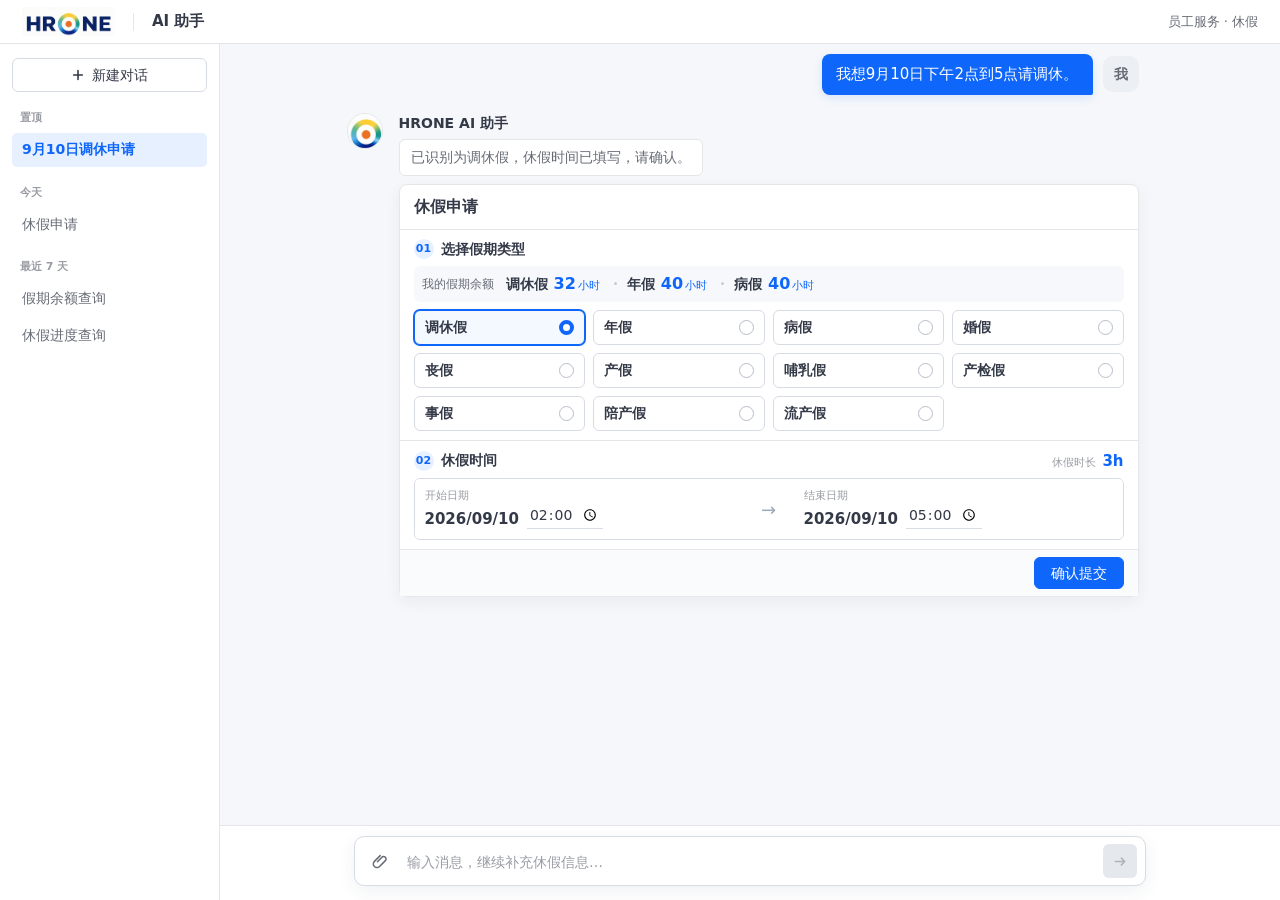
<file: leave-prototype/08-AI休假固定表单框架/index.html>
<!doctype html>
<html lang="zh-CN">
<head>
  <meta charset="UTF-8">
  <meta name="viewport" content="width=device-width, initial-scale=1.0">
  <title>AI休假固定表单框架</title>
  <style>
    :root {
      --brand: #0e66fb;
      --brand-hover: #0b57d9;
      --brand-light: #e7f0ff;
      --brand-soft: #f4f8ff;
      --text: #333947;
      --text-secondary: #666b75;
      --text-muted: #999ca3;
      --line: #e6e6e8;
      --line-strong: #d7dbe3;
      --surface: #ffffff;
      --canvas: #f5f7fa;
      --success: #16875d;
      --warning: #b26a00;
      --shadow: 0 12px 32px rgba(35, 55, 86, 0.09);
      --radius: 6px;
    }

    * { box-sizing: border-box; }

    html, body { margin: 0; width: 100%; height: 100%; overflow: hidden; }

    body {
      color: var(--text);
      background: var(--canvas);
      font-family: "PingFang SC", "Microsoft YaHei", system-ui, -apple-system, sans-serif;
      font-size: 14px;
      line-height: 1.5;
    }

    button, input, select, textarea { font: inherit; }
    button { color: inherit; }
    .mobile-only, .mobile-detail-button, .mobile-month-label { display: none; }

    .app-shell { height: 100vh; display: grid; grid-template-rows: 44px minmax(0, 1fr); }

    .topbar {
      height: 44px;
      padding: 0 22px;
      display: flex;
      align-items: center;
      justify-content: space-between;
      background: var(--surface);
      border-bottom: 1px solid var(--line);
      z-index: 20;
    }

    .brand { display: flex; align-items: center; gap: 18px; min-width: 0; }
    .brand img { width: 93px; height: auto; display: block; }
    .brand-divider { width: 1px; height: 18px; background: var(--line); }
    .product-title { font-size: 15px; font-weight: 600; white-space: nowrap; }
    .top-context { color: var(--text-secondary); font-size: 13px; }

    .agent-layout { min-height: 0; display: grid; grid-template-columns: 220px minmax(0, 1fr); }
    .conversation-sidebar { min-height: 0; padding: 14px 12px; overflow-y: auto; border-right: 1px solid var(--line); background: #fff; }
    .new-conversation { width: 100%; height: 34px; padding: 0 11px; display: flex; align-items: center; justify-content: center; gap: 7px; border: 1px solid var(--line-strong); border-radius: 6px; background: #fff; color: var(--text); cursor: pointer; }
    .new-conversation:hover { border-color: #9bbcff; color: var(--brand); background: #fbfdff; }
    .new-conversation svg { width: 14px; height: 14px; fill: none; stroke: currentColor; stroke-width: 1.8; stroke-linecap: round; }
    .conversation-group { margin-top: 18px; }
    .conversation-group-title { margin: 0 8px 6px; color: var(--text-muted); font-size: 11px; }
    .conversation-list { display: grid; gap: 3px; }
    .conversation-item { width: 100%; height: 34px; padding: 0 10px; overflow: hidden; border: 0; border-radius: 5px; background: transparent; color: var(--text-secondary); text-align: left; text-overflow: ellipsis; white-space: nowrap; cursor: pointer; }
    .conversation-item:hover { background: #f5f7fa; color: var(--text); }
    .conversation-item.is-active { background: var(--brand-light); color: var(--brand); font-weight: 600; }
    .conversation-shell { min-width: 0; min-height: 0; display: grid; grid-template-rows: minmax(0, 1fr) auto; }
    .conversation-scroll { min-height: 0; overflow-y: auto; overscroll-behavior: contain; scrollbar-gutter: stable; }
    .workspace {
      width: min(792px, calc(100% - 32px));
      margin: 0 auto;
      padding: 10px 0 16px;
    }

    .initial-user-row, .sent-user-row { display: flex; align-items: center; justify-content: flex-end; gap: 10px; margin: 0 0 18px 72px; }
    .user-bubble { max-width: 70%; padding: 9px 14px; border-radius: 8px 8px 2px 8px; background: var(--brand); color: #fff; font-size: 15px; box-shadow: 0 3px 10px rgba(14, 102, 251, .12); }
    .user-avatar { flex: none; width: 36px; height: 36px; display: grid; place-items: center; border-radius: 10px; background: #eceff4; color: var(--text-secondary); font-weight: 600; }

    .message-row { display: grid; grid-template-columns: 36px minmax(0, 1fr); gap: 16px; align-items: start; }
    .assistant-avatar {
      width: 36px;
      height: 36px;
      border-radius: 50%;
      background: var(--surface);
      border: 1px solid var(--line);
      object-fit: cover;
    }
    .assistant-name { margin: 0 0 5px; font-weight: 600; }
    .assistant-copy {
      display: inline-block;
      margin: 0 0 8px;
      padding: 7px 11px;
      background: var(--surface);
      border: 1px solid var(--line);
      border-radius: var(--radius);
      color: var(--text-secondary);
      font-size: 14px;
    }

    .composer-shell { padding: 10px 16px 14px; border-top: 1px solid var(--line); background: rgba(255, 255, 255, .96); }
    .chat-composer {
      width: min(792px, 100%);
      min-height: 50px;
      margin: 0 auto;
      padding: 7px 8px;
      display: flex;
      align-items: flex-end;
      gap: 8px;
      border: 1px solid var(--line-strong);
      border-radius: 10px;
      background: #fff;
      box-shadow: 0 5px 18px rgba(35, 55, 86, .07);
    }
    .chat-composer:focus-within { border-color: #9bbcff; box-shadow: 0 0 0 2px rgba(14, 102, 251, .08); }
    .composer-icon-button { flex: none; width: 34px; height: 34px; padding: 0; display: grid; place-items: center; border: 0; border-radius: 6px; background: transparent; color: var(--text-secondary); cursor: pointer; }
    .composer-icon-button:hover { background: #f4f6f9; color: var(--brand); }
    .composer-icon-button svg { width: 18px; height: 18px; fill: none; stroke: currentColor; stroke-width: 1.7; stroke-linecap: round; stroke-linejoin: round; }
    .composer-input { min-width: 0; min-height: 34px; max-height: 92px; flex: 1; padding: 7px 2px 5px; resize: none; overflow-y: auto; border: 0; outline: 0; background: transparent; color: var(--text); line-height: 22px; }
    .composer-input::placeholder { color: var(--text-muted); }
    .composer-send { flex: none; width: 34px; height: 34px; padding: 0; display: grid; place-items: center; border: 0; border-radius: 6px; background: var(--brand); color: #fff; cursor: pointer; }
    .composer-send:hover:not(:disabled) { background: var(--brand-hover); }
    .composer-send:disabled { background: #e5e8ed; color: #aeb3bc; cursor: not-allowed; }
    .composer-send svg { width: 17px; height: 17px; fill: none; stroke: currentColor; stroke-width: 1.8; stroke-linecap: round; stroke-linejoin: round; }

    .form-card {
      background: var(--surface);
      border: 1px solid var(--line);
      border-radius: 8px;
      box-shadow: 0 5px 16px rgba(35, 55, 86, .06);
      position: relative;
    }

    .card-header {
      display: flex;
      justify-content: space-between;
      gap: 18px;
      padding: 10px 14px;
      border-bottom: 1px solid var(--line);
    }
    .card-header h1 { margin: 0; font-size: 16px; }

    .form-section { padding: 9px 14px; border-bottom: 1px solid var(--line); }
    .section-title-row { display: flex; align-items: center; gap: 7px; margin-bottom: 6px; }
    .step {
      min-width: 20px;
      height: 20px;
      display: inline-flex;
      align-items: center;
      justify-content: center;
      border-radius: 50%;
      background: var(--brand-light);
      color: var(--brand);
      font-size: 11px;
      font-weight: 700;
    }
    .section-title-row h2 { margin: 0; font-size: 14px; }
    .section-title-row > .text-button { margin-left: auto; font-size: 12px; }
    .section-duration { margin-left: auto; display: flex; align-items: baseline; gap: 6px; white-space: nowrap; }
    .section-duration-label { color: var(--text-muted); font-size: 11px; font-weight: 400; }
    .section-duration-value { color: var(--brand); font-size: 15px; font-weight: 700; font-variant-numeric: tabular-nums; }
    .section-duration-value.is-pending { color: var(--text-secondary); font-size: 13px; font-weight: 600; }

    .quota-overview { margin-bottom: 8px; padding: 6px 8px; display: flex; align-items: center; gap: 12px; border-radius: var(--radius); background: #f6f8fb; }
    .quota-caption { flex: none; color: var(--text-secondary); font-size: 12px; }
    .quota-grid { min-width: 0; display: flex; align-items: center; flex-wrap: wrap; gap: 6px 14px; }
    .quota-item { min-width: 0; padding: 0; display: flex; align-items: baseline; gap: 6px; }
    .quota-item + .quota-item { border-left: 0; }
    .quota-item + .quota-item::before { content: ""; width: 3px; height: 3px; margin-right: 4px; border-radius: 50%; background: #c6ccd6; align-self: center; }
    .quota-name { font-weight: 600; white-space: nowrap; }
    .quota-value { color: var(--brand); font-size: 16px; font-weight: 700; white-space: nowrap; }
    .quota-value span { margin-left: 2px; font-size: 11px; font-weight: 400; }

    .leave-options { display: grid; grid-template-columns: repeat(4, minmax(0, 1fr)); gap: 8px; }
    .leave-picker { display: contents; }
    .leave-option {
      min-height: 34px;
      padding: 6px 10px;
      text-align: left;
      background: var(--surface);
      border: 1px solid var(--line-strong);
      border-radius: var(--radius);
      cursor: pointer;
      transition: border-color .15s, background .15s, box-shadow .15s;
    }
    .leave-option:hover { border-color: #9bbcff; background: #fbfdff; }
    .leave-option.is-selected { border-color: var(--brand); background: var(--brand-soft); box-shadow: 0 0 0 1px var(--brand); }
    .leave-option-top { display: flex; align-items: center; justify-content: space-between; gap: 8px; }
    .leave-option-name { font-weight: 600; }
    .radio-dot { width: 15px; height: 15px; border: 1px solid #b7bdc8; border-radius: 50%; background: #fff; }
    .is-selected .radio-dot { border: 4px solid var(--brand); }
    .leave-overview-row {
      display: grid;
      grid-template-columns: minmax(0, 1fr);
      gap: 0;
      min-height: 60px;
      overflow: hidden;
      border: 1px solid var(--line-strong);
      border-radius: var(--radius);
      background: #fff;
    }
    .date-summary {
      position: relative;
      width: 100%;
      min-height: 60px;
      padding: 0;
      display: grid;
      grid-template-columns: minmax(0, 1fr) 34px minmax(0, 1fr);
      gap: 8px;
      align-items: stretch;
      overflow: visible;
      border: 0;
      border-radius: 0;
      background: transparent;
      text-align: left;
      cursor: default;
    }
    .date-field { min-width: 0; display: flex; align-items: stretch; border: 0; border-radius: 0; background: #fff; transition: background .15s, box-shadow .15s; }
    .date-field:hover { background: #fbfcfe; }
    .date-field.has-time .date-button { flex: 0 1 auto; }
    .date-summary.is-open.is-selecting-start .date-field:first-child,
    .date-summary.is-open.is-selecting-end .date-field:last-child { background: #f8fbff; box-shadow: inset 0 2px 0 var(--brand); }
    .date-button { min-width: 0; flex: none; padding: 7px 4px 7px 10px; border: 0; background: transparent; text-align: left; cursor: pointer; }
    .date-field:not(.has-time) .date-button { flex: 1; }
    .date-label { display: block; color: var(--text-muted); font-size: 11px; }
    .date-value-line { min-width: 0; margin-top: 3px; display: flex; align-items: baseline; gap: 7px; white-space: nowrap; }
    .date-value { color: var(--text); font-size: 15px; font-weight: 650; line-height: 22px; font-variant-numeric: tabular-nums; }
    .date-time-part { width: 80px; margin-left: 4px; padding: 20px 4px 7px 0; display: flex; align-items: center; }
    .date-time-part[hidden] { display: none; }
    .date-time-part input { width: 100%; height: 26px; padding: 0 2px; border: 0; border-bottom: 1px solid #d7dce5; outline: 0; background: transparent; color: var(--text); font-size: 14px; font-variant-numeric: tabular-nums; text-align: left; direction: ltr; }
    .date-time-part input:focus { border-bottom-color: var(--brand); }
    .date-arrow { display: grid; place-items: center; color: #9ba8ba; font-size: 18px; }

    .time-workspace { width: 100%; margin: 0; }
    .schedule-layout { min-width: 0; }
    .leave-journey-card { position: relative; border: 0; background: transparent; }
    .leave-journey-card.is-calendar-open .leave-overview-row { border-radius: var(--radius) var(--radius) 0 0; }
    .calendar-popover {
      position: static;
      width: 100%;
      margin-top: 0;
      border: 1px solid var(--line-strong);
      border-top: 0;
      border-radius: 0 0 var(--radius) var(--radius);
      background: #fff;
      box-shadow: none;
      overflow: hidden;
    }
    .calendar-popover[hidden] { display: none; }
    .calendar-shell { background: #fff; }
    .calendar-month-nav { width: 100%; padding: 7px 12px 2px; display: flex; align-items: center; gap: 4px; }
    .calendar-collapse { margin-left: auto; }
    .calendar-collapse svg { width: 14px; height: 14px; display: block; margin: auto; fill: none; stroke: currentColor; stroke-width: 1.8; stroke-linecap: round; stroke-linejoin: round; }
    .icon-button { width: 26px; height: 26px; padding: 0; border: 0; border-radius: 4px; background: #f4f6f9; color: var(--text-secondary); cursor: pointer; }
    .icon-button:hover:not(:disabled) { background: var(--brand-light); color: var(--brand); }
    .icon-button:disabled { background: transparent; color: #c8ccd3; cursor: not-allowed; }
    .calendar-months { width: 100%; display: grid; grid-template-columns: 1fr; }
    .calendar-month { padding: 2px 10px 7px; }
    .month-title { margin-right: 6px; text-align: left; font-size: 14px; font-weight: 600; font-variant-numeric: tabular-nums; }
    .week-row, .day-grid { display: grid; grid-template-columns: repeat(7, minmax(0, 1fr)); }
    .weekday { padding: 2px 0; color: var(--text-muted); text-align: center; font-size: 11px; }
    .calendar-day {
      position: relative;
      width: 100%;
      height: 29px;
      border: 0;
      background: transparent;
      cursor: pointer;
      z-index: 0;
    }
    .calendar-day::before { content: ""; position: absolute; top: 2px; bottom: 2px; left: 50%; width: 32px; transform: translateX(-50%); border-radius: 4px; background: transparent; z-index: -1; }
    .calendar-day.is-in-range::before { background: #dce9ff; }
    .calendar-day.is-edge { color: #fff; font-weight: 700; }
    .calendar-day.is-edge::before { background: var(--brand); }
    .calendar-day.is-empty { pointer-events: none; }
    .calendar-day:hover:not(.is-edge)::before { background: #edf3ff; }

    .leave-detail { margin-top: 8px; border: 0; overflow: visible; background: transparent; }
    .leave-detail[hidden] { display: none; }
    .leave-detail-header { min-height: 24px; padding: 0 2px; display: flex; align-items: center; justify-content: space-between; gap: 18px; background: transparent; border: 0; }
    .leave-detail-title { font-size: 12px; font-weight: 600; }
    .mobile-detail-expand { display: none; }
    .leave-detail-table-wrap { max-height: 218px; margin-top: 5px; overflow: auto; border: 1px solid var(--line); border-radius: var(--radius); }
    .leave-detail-table { width: 100%; border-collapse: collapse; table-layout: fixed; font-size: 12px; }
    .leave-detail-table th { height: 30px; padding: 0 10px; color: var(--text-muted); font-size: 11px; font-weight: 500; text-align: left; background: #f5f6f7; }
    .leave-detail-table td { height: 36px; padding: 4px 10px; border-top: 1px solid var(--line); background: #fff; }
    .leave-detail-table tbody tr:hover td { background: #f9fafe; }
    .detail-date { font-weight: 600; font-variant-numeric: tabular-nums; }
    .inline-detail-field { min-width: 0; display: flex; align-items: center; gap: 5px; }
    .inline-detail-field input { min-width: 0; width: 100%; height: 28px; padding: 0 6px; border: 1px solid #d9dee7; border-radius: 4px; outline: 0; background: #fff; color: var(--text); font-size: 11px; font-variant-numeric: tabular-nums; }
    .inline-detail-field input[type="number"] { flex: 1; width: auto; }
    .inline-detail-field input:focus { border-color: var(--brand); box-shadow: 0 0 0 1px rgba(14, 102, 251, .08); }
    .inline-detail-unit { flex: none; color: var(--text-muted); font-size: 10px; white-space: nowrap; }
    .detail-duration { font-weight: 600; font-variant-numeric: tabular-nums; }
    .detail-pending { color: var(--text-secondary); font-weight: 400; }

    .supplement-panel { margin-top: 0; }
    .supplement-panel[hidden] { display: none; }
    .supplement-grid { display: grid; grid-template-columns: repeat(auto-fit, minmax(280px, 1fr)); gap: 12px 20px; overflow: visible; border: 0; border-radius: 0; background: transparent; }
    .supplement-field { min-width: 0; min-height: 36px; padding: 0; display: grid; grid-template-columns: minmax(0, 1fr); align-items: start; gap: 5px; }
    .supplement-field + .supplement-field { border-left: 0; }
    .supplement-field-label { display: block; color: var(--text); font-size: 12px; font-weight: 600; white-space: nowrap; }
    .supplement-control { min-width: 0; width: 100%; height: 32px; padding: 0 9px; border: 1px solid #d9dee7; border-radius: 4px; outline: 0; color: var(--text); background: #fff; font-size: 12px; }
    .supplement-control:focus { border-color: var(--brand); box-shadow: 0 0 0 1px rgba(14, 102, 251, .08); }
    .gestational-inputs { min-width: 0; display: flex; align-items: center; justify-content: flex-start; gap: 6px; }
    .gestational-inputs input { flex: 0 0 92px; width: 92px; }
    .gestational-unit { color: var(--text-secondary); font-size: 11px; }
    .compact-upload { min-width: 0; height: 32px; padding: 0 8px 0 10px; display: flex; align-items: center; justify-content: space-between; gap: 12px; border: 1px dashed #cbd3df; border-radius: 4px; color: var(--text-secondary); font-size: 11px; cursor: pointer; }
    .compact-upload:hover { border-color: #9bbcff; background: #fbfdff; }
    .compact-upload-text { min-width: 0; overflow: hidden; text-overflow: ellipsis; white-space: nowrap; }
    .compact-upload-action { flex: none; color: var(--brand); font-weight: 600; }
    .form-section[hidden] { display: none; }

    .duration-result { min-height: 60px; padding: 7px 12px; display: grid; align-content: center; justify-items: start; border: 0; border-left: 1px solid #d8e4f8; border-radius: 0; background: var(--brand-soft); }
    .duration-result-label { color: var(--text-muted); font-size: 11px; }
    .duration-result-value { color: var(--brand); font-size: 18px; font-weight: 700; }
    .duration-result-value.is-pending { color: var(--text-secondary); font-size: 15px; font-weight: 600; }

    .time-sheet-backdrop { position: fixed; inset: 0; z-index: 45; display: grid; place-items: center; padding: 20px; background: rgba(31, 39, 54, .38); }
    .time-sheet-backdrop[hidden] { display: none; }
    .time-layer { width: min(620px, 100%); max-height: calc(100vh - 40px); overflow: auto; border-radius: 10px; background: #fff; box-shadow: 0 20px 48px rgba(15, 28, 49, .22); }
    .time-layer-header { padding: 18px 20px; border-bottom: 1px solid var(--line); }
    .time-layer-title { font-weight: 600; }
    .text-button { padding: 0; border: 0; background: transparent; color: var(--brand); cursor: pointer; white-space: nowrap; }
    .batch-fields { padding: 20px; display: grid; grid-template-columns: repeat(2, minmax(0, 1fr)); gap: 16px 18px; }
    .batch-field { display: grid; gap: 4px; }
    .batch-field:nth-child(n) { grid-column: span 1; }
    .batch-field:last-child { grid-column: 1 / 2; }
    .batch-field label { color: var(--text); font-size: 12px; font-weight: 600; }
    .batch-field input { width: 100%; height: 36px; padding: 0 10px; border: 1px solid var(--line-strong); border-radius: var(--radius); outline: 0; background: #fff; }
    .batch-field input:focus { border-color: var(--brand); box-shadow: 0 0 0 1px rgba(14, 102, 251, .08); }
    .time-sheet-actions { padding: 14px 20px; display: flex; justify-content: flex-end; gap: 8px; border-top: 1px solid var(--line); background: #fafbfc; }

    .card-actions { padding: 7px 14px; display: flex; justify-content: flex-end; gap: 10px; background: #fafbfc; }
    .button { min-height: 32px; padding: 0 16px; border-radius: var(--radius); border: 1px solid var(--line-strong); background: #fff; cursor: pointer; }
    .button:hover { border-color: #9bbcff; }
    .button-primary { border-color: var(--brand); background: var(--brand); color: #fff; }
    .button-primary:hover { border-color: var(--brand-hover); background: var(--brand-hover); }
    .button:disabled { border-color: #dfe2e7; background: #eef0f3; color: #a8acb3; cursor: not-allowed; }

    .confirmation { padding: 28px 26px; }
    .confirmation[hidden], .form-view[hidden] { display: none; }
    .confirm-mark { width: 42px; height: 42px; display: grid; place-items: center; border-radius: 50%; background: var(--brand-light); color: var(--brand); font-weight: 700; }
    .confirmation h2 { margin: 14px 0 4px; font-size: 19px; }
    .confirmation > p { margin: 0; color: var(--text-secondary); }
    .confirm-grid { margin: 24px 0; display: grid; grid-template-columns: repeat(2, minmax(0, 1fr)); border: 1px solid var(--line); border-radius: var(--radius); overflow: hidden; }
    .confirm-item { min-height: 82px; padding: 14px 16px; border-bottom: 1px solid var(--line); }
    .confirm-item:nth-child(odd) { border-right: 1px solid var(--line); }
    .confirm-item:nth-last-child(-n+2) { border-bottom: 0; }
    .confirm-label { color: var(--text-muted); font-size: 12px; }
    .confirm-value { margin-top: 6px; font-weight: 600; }
    .confirm-actions { display: flex; justify-content: flex-end; gap: 10px; }
    .framework-note { margin-right: auto; align-self: center; color: var(--text-muted); font-size: 12px; }

    .modal-backdrop { position: fixed; inset: 0; z-index: 50; display: grid; place-items: center; padding: 20px; background: rgba(31, 39, 54, .42); }
    .modal-backdrop[hidden] { display: none; }
    .modal { width: min(560px, 100%); max-height: calc(100vh - 40px); overflow: auto; background: #fff; border-radius: 10px; box-shadow: 0 20px 48px rgba(15, 28, 49, .22); }
    .modal-header { padding: 20px 22px; display: flex; align-items: flex-start; justify-content: space-between; gap: 16px; border-bottom: 1px solid var(--line); }
    .modal-header h2 { margin: 0; font-size: 18px; }
    .modal-header p { margin: 5px 0 0; color: var(--text-secondary); font-size: 12px; }
    .modal-close { width: 30px; height: 30px; border: 0; background: transparent; color: var(--text-muted); cursor: pointer; font-size: 20px; }
    .modal-body { padding: 20px 22px; display: grid; gap: 17px; }
    .field { display: grid; gap: 7px; }
    .field label { font-weight: 600; }
    .required { color: #d93b3b; }
    .field textarea, .field select, .field input[type="text"], .field input[type="date"], .field input[type="number"] { width: 100%; border: 1px solid var(--line-strong); border-radius: var(--radius); background: #fff; color: var(--text); }
    .field textarea { min-height: 88px; padding: 10px 11px; resize: vertical; }
    .field select, .field input[type="text"], .field input[type="date"], .field input[type="number"] { height: 38px; padding: 0 10px; }
    .field .gestational-inputs input { width: 92px; flex-basis: 92px; }
    .placeholder-badge { margin-left: 5px; color: var(--brand); font-size: 11px; font-weight: 400; }
    .upload-box { padding: 18px; border: 1px dashed #b9c2d0; border-radius: var(--radius); text-align: center; color: var(--text-secondary); background: #fafbfc; }
    .upload-box input { display: block; max-width: 100%; margin: 10px auto 0; }
    .modal-actions { padding: 14px 22px; display: flex; justify-content: flex-end; gap: 10px; border-top: 1px solid var(--line); background: #fafbfc; }
    .submit-result { position: fixed; left: 50%; bottom: 28px; z-index: 70; transform: translateX(-50%); padding: 9px 16px; border-radius: var(--radius); background: #333947; color: #fff; box-shadow: var(--shadow); }
    .submit-result[hidden] { display: none; }

    @media (max-width: 760px) {
      .topbar { height: 44px; padding: 0 16px; }
      .brand img { width: 78px; }
      .brand-divider, .top-context { display: none; }
      .workspace { width: 100%; padding: 10px 10px 28px; }
      .agent-layout { grid-template-columns: minmax(0, 1fr); }
      .conversation-sidebar { display: none; }
      .initial-user-row, .sent-user-row { margin: 0 0 12px 40px; }
      .user-bubble { max-width: 84%; padding: 8px 12px; font-size: 14px; }
      .user-avatar { width: 32px; height: 32px; border-radius: 8px; }
      .composer-shell { padding: 8px 12px 10px; }
      .message-row { grid-template-columns: 30px minmax(0, 1fr); gap: 9px; }
      .assistant-avatar { width: 30px; height: 30px; }
      .assistant-copy { margin-bottom: 7px; font-size: 13px; }
      .form-card { border-radius: 7px; box-shadow: 0 3px 12px rgba(35, 55, 86, .05); }
      .card-header { padding: 9px 11px; }
      .card-header h1 { font-size: 15px; }
      .form-section, .confirmation { padding: 10px 11px; }
      .section-title-row { margin-bottom: 7px; }

      .quota-overview { padding: 7px 8px; display: block; }
      .quota-caption { margin-bottom: 4px; }
      .quota-grid { display: grid; grid-template-columns: repeat(3, minmax(0, 1fr)); gap: 0; }
      .quota-item { display: block; }
      .quota-item + .quota-item { padding-left: 10px; border-left: 1px solid var(--line); }
      .quota-item + .quota-item::before { display: none; }
      .quota-name { display: block; color: var(--text-secondary); font-size: 11px; }
      .quota-value { margin-top: 1px; font-size: 15px; }

      .mobile-leave-type-trigger { width: 100%; min-height: 42px; padding: 0 11px; display: grid; grid-template-columns: auto 1fr auto; align-items: center; gap: 12px; border: 1px solid var(--line-strong); border-radius: var(--radius); background: #fff; text-align: left; }
      .mobile-leave-type-trigger > span:first-child { color: var(--text-secondary); font-size: 12px; }
      .mobile-leave-type-trigger strong { justify-self: end; font-size: 14px; }
      .mobile-leave-type-trigger > span:last-child { color: var(--text-muted); font-size: 22px; line-height: 1; }
      .mobile-type-backdrop.is-open { position: fixed; inset: 0; z-index: 59; display: block; background: rgba(31, 39, 54, .42); }
      .leave-picker { position: fixed; right: 0; bottom: 0; left: 0; z-index: 60; max-height: 82dvh; display: none; grid-template-rows: auto auto minmax(0, 1fr) auto; overflow: hidden; border-radius: 14px 14px 0 0; background: #fff; box-shadow: 0 -12px 34px rgba(26, 36, 51, .16); }
      .leave-picker.is-mobile-open { display: grid; }
      .mobile-picker-head { height: 52px; padding: 0 14px; display: grid; grid-template-columns: 32px 1fr 32px; align-items: center; border-bottom: 1px solid var(--line); text-align: center; }
      .mobile-picker-head button { width: 32px; height: 32px; padding: 0; border: 0; background: transparent; color: var(--text-secondary); font-size: 22px; }
      .mobile-type-search { height: 38px; margin: 10px 14px 6px; padding: 0 10px; display: flex; align-items: center; gap: 7px; border-radius: 6px; background: #f4f6f9; color: var(--text-muted); }
      .mobile-type-search input { min-width: 0; flex: 1; border: 0; outline: 0; background: transparent; }
      .leave-options { display: block; overflow-y: auto; padding: 0 14px; }
      .leave-option { width: 100%; min-height: 48px; padding: 0 2px; border: 0; border-bottom: 1px solid #eef0f3; border-radius: 0; background: #fff; }
      .leave-option:hover { border-color: #eef0f3; background: #fff; }
      .leave-option.is-selected { border-color: #eef0f3; background: #fff; box-shadow: none; }
      .leave-option.is-mobile-draft { color: var(--brand); }
      .leave-option.is-mobile-draft .radio-dot { border: 4px solid var(--brand); }
      .mobile-picker-actions { padding: 10px 14px calc(10px + env(safe-area-inset-bottom)); display: grid; grid-template-columns: 1fr 1fr; gap: 10px; border-top: 1px solid var(--line); background: #fff; }
      .mobile-picker-actions button { height: 40px; border: 1px solid var(--line-strong); border-radius: 6px; background: #fff; }
      .mobile-picker-actions button:last-child { border-color: var(--brand); background: var(--brand); color: #fff; }

      .leave-overview-row { display: block; min-height: 0; overflow: visible; border: 0; background: transparent; }
      .date-summary { min-height: 0; display: grid; grid-template-columns: 1fr; gap: 7px; }
      .date-arrow { display: none; }
      .date-field { min-height: 48px; overflow: hidden; border: 1px solid var(--line-strong); border-radius: var(--radius); }
      .date-field.has-time .date-button { flex: 1; }
      .date-summary.is-open.is-selecting-start .date-field:first-child,
      .date-summary.is-open.is-selecting-end .date-field:last-child { background: #fff; box-shadow: inset 3px 0 0 var(--brand); }
      .date-button { flex: 1; padding: 7px 5px 7px 10px; }
      .date-value { font-size: 14px; }
      .date-time-part { width: 92px; margin-left: auto; padding: 15px 9px 7px 0; }
      .duration-result { min-height: 38px; margin-top: 7px; padding: 0 10px; display: flex; align-items: center; justify-content: space-between; border: 0; border-radius: var(--radius); background: #f6f8fb; }
      .duration-result-value { font-size: 16px; }
      .duration-result-value.is-pending { font-size: 14px; }

      .calendar-popover { position: fixed; inset: 0; z-index: 80; width: 100%; height: 100dvh; overflow-y: auto; border: 0; border-radius: 0; background: #fff; }
      .mobile-calendar-head { position: sticky; top: 0; z-index: 3; height: 52px; padding: 0 10px; display: grid; grid-template-columns: 44px 1fr 54px; align-items: center; border-bottom: 1px solid var(--line); background: #fff; text-align: center; }
      .mobile-calendar-head button { height: 36px; padding: 0; border: 0; background: transparent; }
      #mobileCalendarBack { font-size: 26px; text-align: left; }
      #mobileCalendarConfirm { color: var(--brand); font-weight: 600; }
      #mobileCalendarConfirm:disabled { color: #b8bdc6; }
      .mobile-calendar-summary { position: sticky; top: 52px; z-index: 2; min-height: 66px; padding: 8px 12px; display: grid; grid-template-columns: minmax(0, 1fr) 20px minmax(0, 1fr); align-items: center; border-bottom: 1px solid var(--line); background: #fff; }
      .mobile-calendar-summary > button { min-width: 0; padding: 5px 7px; display: grid; gap: 2px; border: 0; border-radius: 5px; background: #f6f8fb; text-align: left; }
      .mobile-calendar-summary > button.is-active { background: var(--brand-light); box-shadow: inset 0 -2px 0 var(--brand); }
      .mobile-calendar-summary span { color: var(--text-muted); font-size: 11px; }
      .mobile-calendar-summary strong { overflow: hidden; text-overflow: ellipsis; white-space: nowrap; font-size: 13px; }
      .mobile-calendar-summary > span { text-align: center; font-size: 17px; }
      .calendar-month-nav { display: none; }
      .calendar-months { display: block; }
      .calendar-month { padding: 16px 12px 2px; }
      .calendar-month + .calendar-month { padding-top: 22px; }
      .mobile-month-label { display: block; margin: 0 0 10px; text-align: center; font-size: 16px; font-weight: 600; }
      .weekday { padding: 5px 0; }
      .calendar-day { height: 42px; min-height: 42px; }
      .calendar-day::before { top: 4px; bottom: 4px; width: 38px; border-radius: 19px; }

      .leave-detail { margin-top: 10px; }
      .leave-detail-header { min-height: 30px; }
      .leave-detail-table-wrap { max-height: none; margin-top: 4px; overflow: visible; border: 1px solid var(--line); border-radius: 6px; }
      .leave-detail-table, .leave-detail-table tbody, .leave-detail-table tr, .leave-detail-table td { display: block; width: 100%; }
      .leave-detail-table colgroup, .leave-detail-table thead { display: none; }
      .leave-detail-table tr { padding: 0; border-top: 1px solid var(--line); }
      .leave-detail-table tr:first-child { border-top: 0; }
      .leave-detail-table td { height: auto; padding: 0; border: 0; }
      .leave-detail-table td:not(:first-child) { display: none; }
      .leave-detail-table .detail-date { display: none; }
      .mobile-detail-button { width: 100%; min-height: 56px; padding: 8px 10px; display: grid; grid-template-columns: 1fr auto; gap: 3px 10px; border: 0; background: #fff; text-align: left; }
      .mobile-detail-date { font-weight: 600; }
      .mobile-detail-period { color: var(--text-secondary); font-size: 12px; font-variant-numeric: tabular-nums; }
      .mobile-detail-duration { grid-row: 1 / 3; grid-column: 2; align-self: center; color: var(--brand); font-weight: 600; }
      .leave-detail:not(.is-mobile-expanded) tbody tr:nth-child(n+4) { display: none; }
      .mobile-detail-expand { width: 100%; height: 38px; display: block; border: 0; border-top: 1px solid var(--line); background: #fff; color: var(--brand); }
      .mobile-detail-expand[hidden], .leave-detail.is-mobile-expanded .mobile-detail-expand { display: none; }
      .leave-detail.is-mobile-expanded { position: fixed; inset: 0; z-index: 85; height: 100dvh; margin: 0; overflow-y: auto; background: #fff; }
      .leave-detail.is-mobile-expanded .leave-detail-header { position: sticky; top: 0; z-index: 2; min-height: 52px; padding: 0 10px; display: grid; grid-template-columns: 44px 1fr auto; gap: 8px; border-bottom: 1px solid var(--line); background: #fff; }
      .leave-detail.is-mobile-expanded .mobile-detail-back { width: 40px; height: 40px; padding: 0; display: block; border: 0; background: transparent; font-size: 26px; text-align: left; }
      .leave-detail.is-mobile-expanded .leave-detail-title { justify-self: center; font-size: 15px; }
      .leave-detail.is-mobile-expanded .leave-detail-table-wrap { margin: 0; border: 0; border-radius: 0; }
      .leave-detail.is-mobile-expanded tbody tr:nth-child(n) { display: block; }

      .supplement-grid { grid-template-columns: 1fr; gap: 8px; }
      .supplement-field { grid-template-columns: 1fr; align-items: start; gap: 5px; }
      .supplement-field-label { display: block; color: var(--text); font-size: 12px; font-weight: 600; }
      .gestational-inputs input { flex-basis: 68px; width: 68px; }

      .time-sheet-backdrop { z-index: 90; display: block; padding: 0; background: #fff; }
      .time-layer { width: 100%; height: 100dvh; max-height: none; display: grid; grid-template-rows: auto minmax(0, 1fr) auto; overflow: hidden; border-radius: 0; box-shadow: none; }
      .time-layer-header { min-height: 52px; padding: 0 10px; display: grid; grid-template-columns: 44px 1fr 44px; align-items: center; text-align: center; }
      .mobile-time-back { width: 40px; height: 40px; padding: 0; display: block; border: 0; background: transparent; font-size: 26px; text-align: left; }
      .time-layer-title { grid-column: 2; }
      .batch-fields { padding: 18px 16px; display: grid; grid-template-columns: 1fr; align-content: start; gap: 15px; overflow-y: auto; }
      .batch-field:nth-child(n), .batch-field:last-child { grid-column: 1; }
      .batch-field input { height: 42px; }
      .time-sheet-actions { padding: 10px 14px calc(10px + env(safe-area-inset-bottom)); }
      .time-sheet-actions .button { min-height: 40px; flex: 1; }

      .card-actions { padding: 10px 11px; }
      .card-actions .button-primary { width: 100%; }
      .confirm-grid { grid-template-columns: 1fr; }
      .confirm-item, .confirm-item:nth-child(odd), .confirm-item:nth-last-child(-n+2) { border-right: 0; border-bottom: 1px solid var(--line); }
      .confirm-item:last-child { border-bottom: 0; }
      .confirm-actions { flex-wrap: wrap; }
      .framework-note { width: 100%; margin: 0 0 4px; }
      .confirm-actions .button { flex: 1; }
      .modal-backdrop { padding: 12px; align-items: end; }
      .modal { max-height: calc(100vh - 24px); border-radius: 10px 10px 0 0; }
    }
  </style>
</head>
<body>
  <!--
    框架假设：大模型只预填意图、假别与时间；额度、候选、班次和试算均由系统返回。
    本页只验证固定信息架构与主要交互，不固化生产字段、计算公式、异常分流或提交接口。
  -->
  <div class="app-shell">
    <header class="topbar">
      <div class="brand">
        <img src="../assets/hrone-brand/hrone-wordmark.png" alt="HRONE">
        <span class="brand-divider" aria-hidden="true"></span>
        <span class="product-title">AI 助手</span>
      </div>
      <span class="top-context">员工服务 · 休假</span>
    </header>

    <div class="agent-layout">
    <aside class="conversation-sidebar" data-testid="conversation-list" aria-label="对话列表">
      <button class="new-conversation" type="button" aria-label="新建对话">
        <svg viewBox="0 0 16 16" aria-hidden="true"><path d="M8 3v10M3 8h10"></path></svg>
        <span>新建对话</span>
      </button>
      <section class="conversation-group" aria-labelledby="pinnedConversations">
        <h2 class="conversation-group-title" id="pinnedConversations">置顶</h2>
        <div class="conversation-list">
          <button class="conversation-item is-active" type="button" data-conversation-id="leadership" aria-current="page">9月10日调休申请</button>
        </div>
      </section>
      <section class="conversation-group" aria-labelledby="todayConversations">
        <h2 class="conversation-group-title" id="todayConversations">今天</h2>
        <div class="conversation-list">
          <button class="conversation-item" type="button" data-conversation-id="development">休假申请</button>
        </div>
      </section>
      <section class="conversation-group" aria-labelledby="recentConversations">
        <h2 class="conversation-group-title" id="recentConversations">最近 7 天</h2>
        <div class="conversation-list">
          <button class="conversation-item" type="button">假期余额查询</button>
          <button class="conversation-item" type="button">休假进度查询</button>
        </div>
      </section>
    </aside>
    <div class="conversation-shell">
    <main class="conversation-scroll" data-testid="conversation-scroll">
      <div class="workspace" id="conversationMessages">
      <div class="initial-user-row" data-testid="initial-user-message">
        <div class="user-bubble" id="initialUserCopy">我想9月10日下午2点到5点请调休。</div>
        <div class="user-avatar" data-testid="user-avatar" aria-label="我">我</div>
      </div>
      <div class="message-row">
        <img class="assistant-avatar" src="../assets/hrone-brand/hrone-agent-mark.png" alt="AI助手">
        <div>
          <div class="assistant-name">HRONE AI 助手</div>
          <p class="assistant-copy" id="assistantCopy">已识别为调休假，休假时间已填写，请确认。</p>

          <article class="form-card" data-testid="fixed-leave-form">
            <div class="form-view" data-testid="form-view">
              <header class="card-header">
                <h1>休假申请</h1>
              </header>

              <section class="form-section">
                <div class="section-title-row">
                  <span class="step">01</span>
                  <h2>选择假期类型</h2>
                </div>
                <div class="quota-overview" data-testid="quota-overview">
                  <div class="quota-caption">我的假期余额</div>
                  <div class="quota-grid">
                    <div class="quota-item"><div class="quota-name">调休假</div><div class="quota-value">32<span>小时</span></div></div>
                    <div class="quota-item"><div class="quota-name">年假</div><div class="quota-value">40<span>小时</span></div></div>
                    <div class="quota-item"><div class="quota-name">病假</div><div class="quota-value">40<span>小时</span></div></div>
                  </div>
                </div>
                <button class="mobile-leave-type-trigger mobile-only" id="mobileLeaveTypeTrigger" data-testid="mobile-leave-type-trigger" type="button" aria-haspopup="dialog">
                  <span>假期类型</span><strong id="mobileLeaveTypeValue">调休假</strong><span aria-hidden="true">›</span>
                </button>
                <div class="mobile-type-backdrop mobile-only" id="mobileTypeBackdrop"></div>
                <div class="leave-picker" id="leavePicker" role="dialog" aria-modal="true" aria-label="选择假期类型">
                  <div class="mobile-picker-head mobile-only">
                    <button type="button" id="mobileTypeCancelTop" aria-label="关闭假期类型选择">×</button>
                    <strong>选择假期类型</strong>
                    <span></span>
                  </div>
                  <label class="mobile-type-search mobile-only"><span aria-hidden="true">⌕</span><input id="mobileTypeSearch" type="search" placeholder="搜索假期类型" aria-label="搜索假期类型"></label>
                  <div class="leave-options" role="radiogroup" aria-label="可选休假类型">
                  <button class="leave-option is-selected" type="button" role="radio" aria-checked="true" data-leave-id="comp-time" data-name="调休假" data-unit="hour">
                    <span class="leave-option-top"><span class="leave-option-name">调休假</span><span class="radio-dot"></span></span>
                  </button>
                  <button class="leave-option" type="button" role="radio" aria-checked="false" data-leave-id="annual" data-name="年假" data-unit="hour">
                    <span class="leave-option-top"><span class="leave-option-name">年假</span><span class="radio-dot"></span></span>
                  </button>
                  <button class="leave-option" type="button" role="radio" aria-checked="false" data-leave-id="sick" data-name="病假" data-unit="hour">
                    <span class="leave-option-top"><span class="leave-option-name">病假</span><span class="radio-dot"></span></span>
                  </button>
                  <button class="leave-option" type="button" role="radio" aria-checked="false" data-leave-id="marriage" data-name="婚假" data-unit="day">
                    <span class="leave-option-top"><span class="leave-option-name">婚假</span><span class="radio-dot"></span></span>
                  </button>
                  <button class="leave-option" type="button" role="radio" aria-checked="false" data-leave-id="bereavement" data-name="丧假">
                    <span class="leave-option-top"><span class="leave-option-name">丧假</span><span class="radio-dot"></span></span>
                  </button>
                  <button class="leave-option" type="button" role="radio" aria-checked="false" data-leave-id="maternity" data-name="产假">
                    <span class="leave-option-top"><span class="leave-option-name">产假</span><span class="radio-dot"></span></span>
                  </button>
                  <button class="leave-option" type="button" role="radio" aria-checked="false" data-leave-id="breastfeeding" data-name="哺乳假">
                    <span class="leave-option-top"><span class="leave-option-name">哺乳假</span><span class="radio-dot"></span></span>
                  </button>
                  <button class="leave-option" type="button" role="radio" aria-checked="false" data-leave-id="prenatal" data-name="产检假">
                    <span class="leave-option-top"><span class="leave-option-name">产检假</span><span class="radio-dot"></span></span>
                  </button>
                  <button class="leave-option" type="button" role="radio" aria-checked="false" data-leave-id="personal" data-name="事假">
                    <span class="leave-option-top"><span class="leave-option-name">事假</span><span class="radio-dot"></span></span>
                  </button>
                  <button class="leave-option" type="button" role="radio" aria-checked="false" data-leave-id="paternity" data-name="陪产假">
                    <span class="leave-option-top"><span class="leave-option-name">陪产假</span><span class="radio-dot"></span></span>
                  </button>
                  <button class="leave-option" type="button" role="radio" aria-checked="false" data-leave-id="miscarriage" data-name="流产假">
                    <span class="leave-option-top"><span class="leave-option-name">流产假</span><span class="radio-dot"></span></span>
                  </button>
                  </div>
                  <div class="mobile-picker-actions mobile-only"><button type="button" id="mobileTypeCancel">取消</button><button type="button" id="mobileTypeConfirm">确定</button></div>
                </div>
              </section>

              <section class="form-section" data-testid="leave-time-section">
                <div class="section-title-row">
                  <span class="step">02</span>
                  <h2>休假时间</h2>
                  <div class="section-duration"><span class="section-duration-label">休假时长</span><strong class="section-duration-value is-pending" data-testid="leave-duration">--</strong></div>
                </div>
                <div class="time-workspace">
                  <div class="schedule-layout">
                    <div class="leave-journey-card" data-testid="leave-journey-card">
                    <div class="leave-overview-row" data-testid="leave-overview-row">
                      <div class="date-summary" id="datePickerTrigger">
                        <div class="date-field">
                          <button class="date-button" id="startDateTrigger" data-testid="start-date-trigger" type="button" aria-label="选择开始日期" aria-expanded="false">
                            <span class="date-label" data-testid="start-label">开始日期</span>
                            <span class="date-value-line"><span class="date-value" id="startDateText" data-testid="start-date">请选择开始日期</span></span>
                          </button>
                          <label class="date-time-part" data-testid="start-time-part" hidden><input id="hourStartTime" type="time" aria-label="开始时间"></label>
                        </div>
                        <span class="date-arrow" aria-hidden="true">→</span>
                        <div class="date-field">
                          <button class="date-button" id="endDateTrigger" data-testid="end-date-trigger" type="button" aria-label="选择结束日期" aria-expanded="false">
                            <span class="date-label" data-testid="end-label">结束日期</span>
                            <span class="date-value-line"><span class="date-value" id="endDateText" data-testid="end-date">请选择结束日期</span></span>
                          </button>
                          <label class="date-time-part" data-testid="end-time-part" hidden><input id="hourEndTime" type="time" aria-label="结束时间"></label>
                        </div>
                      </div>
                    </div>
                    <div class="calendar-popover" data-testid="calendar-popover" role="region" aria-label="选择休假日期" hidden>
                      <div class="mobile-calendar-head mobile-only">
                        <button type="button" id="mobileCalendarBack" aria-label="返回休假申请">‹</button>
                        <strong>选择休假时间</strong>
                        <button type="button" id="mobileCalendarConfirm" data-testid="mobile-calendar-confirm">确定</button>
                      </div>
                      <div class="mobile-calendar-summary mobile-only">
                        <button type="button" id="mobileStartSummary"><span>开始日期</span><strong id="mobileStartDateText">请选择</strong></button>
                        <span aria-hidden="true">→</span>
                        <button type="button" id="mobileEndSummary"><span>结束日期</span><strong id="mobileEndDateText">请选择</strong></button>
                      </div>
                      <div class="calendar-shell">
                        <div class="calendar-month-nav">
                          <div class="month-title" id="monthTitle"></div>
                          <button class="icon-button" id="previousMonth" type="button" aria-label="上个月">‹</button>
                          <button class="icon-button" id="nextMonth" type="button" aria-label="下个月">›</button>
                          <button class="icon-button calendar-collapse" id="collapseCalendar" type="button" aria-label="收起日历" title="收起日历">
                            <svg viewBox="0 0 16 16" aria-hidden="true"><path d="m4 10 4-4 4 4"></path></svg>
                          </button>
                        </div>
                        <div class="calendar-months" id="calendarMonths"></div>
                      </div>
                    </div>
                    <section class="leave-detail" data-testid="leave-detail" aria-labelledby="leaveDetailTitle" hidden>
                      <header class="leave-detail-header">
                        <button class="mobile-detail-back mobile-only" type="button" id="closeMobileDetails" aria-label="返回休假申请">‹</button>
                        <div class="leave-detail-title" id="leaveDetailTitle">休假明细</div>
                        <button class="text-button" type="button" id="editDetails">批量设置</button>
                      </header>
                      <div class="leave-detail-table-wrap">
                        <table class="leave-detail-table" data-testid="leave-detail-table">
                          <colgroup><col style="width:24%"><col style="width:18%"><col style="width:18%"><col style="width:24%"><col style="width:16%"></colgroup>
                          <thead><tr><th>日期</th><th>开始时间</th><th>结束时间</th><th>扣减休息时长</th><th>休假时长</th></tr></thead>
                          <tbody id="leaveDetailRows"></tbody>
                        </table>
                        <button class="mobile-detail-expand" type="button" id="mobileExpandDetails" hidden></button>
                      </div>
                    </section>
                    </div>
                  </div>
                </div>
              </section>

              <section class="form-section" data-testid="supplement-section" hidden>
                <div class="section-title-row">
                  <span class="step">03</span>
                  <h2>补充信息</h2>
                </div>
                <section class="supplement-panel" data-testid="supplement-panel" aria-label="补充信息" hidden>
                  <div class="supplement-grid" id="inlineSupplementFields"></div>
                </section>
              </section>

              <footer class="card-actions">
                <button class="button button-primary" type="button" id="trialButton" disabled>确认提交</button>
              </footer>
            </div>
          </article>
          <div class="submit-result" data-testid="submit-result" id="submitResult" role="status" hidden>提交成功（框架示意）</div>
        </div>
      </div>
      </div>
    </main>
    <footer class="composer-shell">
      <form class="chat-composer" data-testid="chat-composer" id="chatComposer" aria-label="消息输入区">
        <button class="composer-icon-button" type="button" aria-label="添加附件" title="添加附件">
          <svg viewBox="0 0 20 20" aria-hidden="true"><path d="m7.2 10.8 4.7-4.7a2.7 2.7 0 1 1 3.8 3.8l-6.2 6.2a4 4 0 0 1-5.7-5.7l6.4-6.4"></path></svg>
        </button>
        <input id="chatAttachment" type="file" hidden>
        <textarea class="composer-input" id="chatInput" rows="1" aria-label="输入消息" placeholder="输入消息，继续补充休假信息…"></textarea>
        <button class="composer-send" id="sendMessage" type="submit" aria-label="发送消息" title="发送消息" disabled>
          <svg viewBox="0 0 20 20" aria-hidden="true"><path d="M4 10h11M11 6l4 4-4 4"></path></svg>
        </button>
      </form>
    </footer>
    </div>
    </div>
  </div>

  <div class="time-sheet-backdrop" id="timeSheetBackdrop" hidden>
    <section class="time-layer" data-testid="time-layer" role="dialog" aria-modal="true" aria-labelledby="timeLayerTitle">
      <div class="time-layer-header">
        <button class="mobile-time-back mobile-only" id="mobileTimeBack" type="button" aria-label="返回休假申请">‹</button>
        <h2 class="time-layer-title" id="timeLayerTitle" style="margin:0;font-size:16px">批量设置休假明细</h2>
      </div>
      <div class="batch-fields" id="batchFields">
        <div class="batch-field"><label for="batchStartDate">开始日期</label><input id="batchStartDate" type="date"></div>
        <div class="batch-field"><label for="batchEndDate">结束日期</label><input id="batchEndDate" type="date"></div>
        <div class="batch-field"><label for="batchStart">开始时间</label><input id="batchStart" type="time" value="09:00"></div>
        <div class="batch-field"><label for="batchEnd">结束时间</label><input id="batchEnd" type="time" value="18:00"></div>
        <div class="batch-field batch-field-rest"><label for="batchRest">扣减休息时长</label><input id="batchRest" type="number" min="0" step="0.5" value="1" aria-label="扣减休息时长"></div>
      </div>
      <footer class="time-sheet-actions"><button class="button" type="button" id="closeTimes">取消</button><button class="button button-primary" type="button" id="saveTimes">确定</button></footer>
    </section>
  </div>

  <div class="modal-backdrop" id="supplementModal" hidden>
    <section class="modal" role="dialog" aria-modal="true" aria-labelledby="modalTitle">
      <header class="modal-header">
        <div><h2 id="modalTitle">信息补充</h2></div>
        <button class="modal-close" type="button" aria-label="关闭弹窗">×</button>
      </header>
      <div class="modal-body" id="modalSupplementFields"></div>
      <footer class="modal-actions"><button class="button" type="button" id="cancelSupplement">取消</button><button class="button button-primary" type="button" id="saveSupplement">确定</button></footer>
    </section>
  </div>

  <script>
    const conversationPresets = {
      leadership: {
        userCopy: '我想9月10日下午2点到5点请调休。',
        assistantCopy: '已识别为调休假，休假时间已填写，请确认。',
        start: '2026-09-10',
        end: '2026-09-10',
        startTime: '14:00',
        endTime: '17:00',
        selecting: 'end',
        timeSaved: true,
        totalHours: 3,
        calendarOpen: false,
      },
      development: {
        userCopy: '我想申请调休假',
        assistantCopy: '已识别为调休假，请核对并补充。',
        start: null,
        end: null,
        startTime: '',
        endTime: '',
        selecting: 'start',
        timeSaved: false,
        totalHours: null,
        calendarOpen: true,
      },
    }

    const state = {
      leaveId: 'comp-time',
      leaveName: '调休假',
      unit: 'hour',
      supplementData: {},
      attachmentName: '',
      pendingLeave: null,
      start: null,
      end: null,
      startTime: '',
      endTime: '',
      selecting: 'start',
      monthIndex: 0,
      timeSaved: false,
      detailRows: [],
      totalHours: null,
      mobileLeaveDraftId: 'comp-time',
      editingDetailIndex: null,
      mobileDetailsExpanded: false,
    }

    // 原型用配置：模拟后端按当前假别返回的动态字段，不代表生产 DTO 或前端按名称固化规则。
    const demoLeaveRequirements = {
      sick: [{ type: 'attachment', key: 'attachment', label: '附件' }],
      marriage: [{ type: 'attachment', key: 'attachment', label: '附件' }],
      bereavement: [{ type: 'text', key: 'relationship', label: '去世亲属关系', placeholder: '请选择或输入亲属关系' }],
      maternity: [{ type: 'date', key: 'expectedDeliveryDate', label: '预产期' }],
      prenatal: [{ type: 'gestational', key: 'gestationalAge', label: '孕周' }],
      miscarriage: [{ type: 'gestational', key: 'gestationalAge', label: '孕周' }],
    }

    const modal = document.getElementById('supplementModal')
    const trialButton = document.getElementById('trialButton')
    const startDateText = document.getElementById('startDateText')
    const endDateText = document.getElementById('endDateText')
    const datePickerTrigger = document.getElementById('datePickerTrigger')
    const startDateTrigger = document.getElementById('startDateTrigger')
    const endDateTrigger = document.getElementById('endDateTrigger')
    const leaveJourneyCard = document.querySelector('[data-testid="leave-journey-card"]')
    const calendarPopover = document.querySelector('[data-testid="calendar-popover"]')
    const leaveDuration = document.querySelector('[data-testid="leave-duration"]')
    const leaveDetail = document.querySelector('[data-testid="leave-detail"]')
    const leaveDetailRows = document.getElementById('leaveDetailRows')
    const timeSheetBackdrop = document.getElementById('timeSheetBackdrop')
    const editDetails = document.getElementById('editDetails')
    const startTimePart = document.querySelector('[data-testid="start-time-part"]')
    const endTimePart = document.querySelector('[data-testid="end-time-part"]')
    const hourStartTime = document.getElementById('hourStartTime')
    const hourEndTime = document.getElementById('hourEndTime')
    const saveTimes = document.getElementById('saveTimes')
    const supplementPanel = document.querySelector('[data-testid="supplement-panel"]')
    const supplementSection = document.querySelector('[data-testid="supplement-section"]')
    const inlineSupplementFields = document.getElementById('inlineSupplementFields')
    const modalSupplementFields = document.getElementById('modalSupplementFields')
    const conversationScroll = document.querySelector('[data-testid="conversation-scroll"]')
    const conversationMessages = document.getElementById('conversationMessages')
    const chatComposer = document.getElementById('chatComposer')
    const chatInput = document.getElementById('chatInput')
    const sendMessage = document.getElementById('sendMessage')
    const chatAttachment = document.getElementById('chatAttachment')
    const leavePicker = document.getElementById('leavePicker')
    const mobileTypeBackdrop = document.getElementById('mobileTypeBackdrop')
    const mobileLeaveTypeTrigger = document.getElementById('mobileLeaveTypeTrigger')
    const mobileLeaveTypeValue = document.getElementById('mobileLeaveTypeValue')
    const mobileTypeSearch = document.getElementById('mobileTypeSearch')
    const mobileCalendarConfirm = document.getElementById('mobileCalendarConfirm')
    const mobileStartSummary = document.getElementById('mobileStartSummary')
    const mobileEndSummary = document.getElementById('mobileEndSummary')
    const mobileStartDateText = document.getElementById('mobileStartDateText')
    const mobileEndDateText = document.getElementById('mobileEndDateText')
    const mobileExpandDetails = document.getElementById('mobileExpandDetails')
    const initialUserCopy = document.getElementById('initialUserCopy')
    const assistantCopy = document.getElementById('assistantCopy')
    const conversationButtons = document.querySelectorAll('[data-conversation-id]')

    const months = [
      { year: 2026, month: 8, label: '2026年9月' },
      { year: 2026, month: 9, label: '2026年10月' },
    ]

    function pad(value) { return String(value).padStart(2, '0') }
    function dateKey(year, month, day) { return `${year}-${pad(month + 1)}-${pad(day)}` }
    function displayDate(value) { return value ? value.replaceAll('-', '/') : '请选择' }
    function isMobileViewport() { return window.matchMedia('(max-width: 760px)').matches }

    function applyConversation(conversationId) {
      const preset = conversationPresets[conversationId]
      if (!preset) return

      Object.assign(state, {
        leaveId: 'comp-time',
        leaveName: '调休假',
        unit: 'hour',
        supplementData: {},
        attachmentName: '',
        pendingLeave: null,
        start: preset.start,
        end: preset.end,
        startTime: preset.startTime,
        endTime: preset.endTime,
        selecting: preset.selecting,
        monthIndex: 0,
        timeSaved: preset.timeSaved,
        detailRows: [],
        totalHours: preset.totalHours,
        mobileLeaveDraftId: 'comp-time',
        editingDetailIndex: null,
        mobileDetailsExpanded: false,
      })

      conversationButtons.forEach(button => {
        const selected = button.dataset.conversationId === conversationId
        button.classList.toggle('is-active', selected)
        if (selected) button.setAttribute('aria-current', 'page')
        else button.removeAttribute('aria-current')
      })
      initialUserCopy.textContent = preset.userCopy
      assistantCopy.textContent = preset.assistantCopy
      conversationMessages.querySelectorAll('[data-testid="sent-user-message"]').forEach(message => message.remove())
      chatInput.value = ''
      document.getElementById('submitResult').hidden = true
      modal.hidden = true
      timeSheetBackdrop.hidden = true
      document.querySelectorAll('[data-leave-id]').forEach(item => {
        const selected = item.dataset.leaveId === 'comp-time'
        item.classList.toggle('is-selected', selected)
        item.classList.remove('is-mobile-draft')
        item.setAttribute('aria-checked', String(selected))
      })
      mobileLeaveTypeValue.textContent = state.leaveName
      renderCalendars()
      updateDateSummary()
      renderHourTimeRow()
      renderLeaveDetails()
      renderSupplementPanel()
      updateDurationResult()
      updateAction()
      updateComposer()
      if (isMobileViewport() || !preset.calendarOpen) closeCalendar()
      else openCalendar(state.selecting)
      conversationScroll.scrollTop = 0
    }

    function monthMarkup({ year, month, label }) {
      const firstDay = new Date(year, month, 1).getDay()
      const lastDate = new Date(year, month + 1, 0).getDate()
      const blanks = Array.from({ length: firstDay }, () => '<span class="calendar-day is-empty"></span>').join('')
      const days = Array.from({ length: lastDate }, (_, index) => {
        const day = index + 1
        const key = dateKey(year, month, day)
        const inRange = state.start && state.end && key >= state.start && key <= state.end
        const rangeStart = key === state.start
        const rangeEnd = key === state.end
        const edge = rangeStart || rangeEnd
        return `<button class="calendar-day${inRange ? ' is-in-range' : ''}${edge ? ' is-edge' : ''}${rangeStart ? ' is-range-start' : ''}${rangeEnd ? ' is-range-end' : ''}" type="button" data-date="${key}" aria-label="${key}">${day}</button>`
      }).join('')
      return `<section class="calendar-month"><h3 class="mobile-month-label">${label}</h3><div class="week-row">${['日','一','二','三','四','五','六'].map(day => `<span class="weekday">${day}</span>`).join('')}</div><div class="day-grid">${blanks}${days}</div></section>`
    }

    function renderCalendars() {
      const container = document.getElementById('calendarMonths')
      document.getElementById('monthTitle').textContent = months[state.monthIndex].label
      container.innerHTML = (isMobileViewport() ? months : [months[state.monthIndex]]).map(monthMarkup).join('')
      container.querySelectorAll('[data-date]').forEach(button => button.addEventListener('click', () => selectDate(button.dataset.date)))
      document.getElementById('previousMonth').disabled = state.monthIndex === 0
      document.getElementById('nextMonth').disabled = state.monthIndex === months.length - 1
    }

    function selectDate(key) {
      let selectionComplete = false
      if (state.selecting === 'start' || !state.start) {
        state.start = key
        state.end = state.unit === 'hour' ? key : null
        state.selecting = 'end'
        state.detailRows = []
      } else {
        if (key < state.start) return
        state.end = key
        state.selecting = 'end'
        state.detailRows = []
        selectionComplete = true
      }
      updateDateSummary()
      updateDateFocusState()
      state.timeSaved = false
      state.totalHours = null
      updateDurationResult()
      renderCalendars()
      if (selectionComplete && !isMobileViewport()) closeCalendar()
      renderHourTimeRow()
      recalculateHourlyState()
      renderLeaveDetails()
      updateDurationResult()
      updateAction()
    }

    function datesBetween(start, end) {
      const result = []
      const current = new Date(`${start}T12:00:00`)
      const finish = new Date(`${end}T12:00:00`)
      while (current <= finish) {
        result.push(dateKey(current.getFullYear(), current.getMonth(), current.getDate()))
        current.setDate(current.getDate() + 1)
      }
      return result
    }

    function updateDateSummary() {
      startDateText.textContent = state.start ? displayDate(state.start) : '请选择开始日期'
      endDateText.textContent = state.end ? displayDate(state.end) : (state.unit === 'day' && state.start ? '请选择结束日期（可同日）' : '请选择结束日期')
      mobileStartDateText.textContent = state.start ? displayDate(state.start) : '请选择'
      mobileEndDateText.textContent = state.end ? displayDate(state.end) : '请选择'
      mobileStartSummary.classList.toggle('is-active', state.selecting === 'start')
      mobileEndSummary.classList.toggle('is-active', state.selecting === 'end')
      mobileCalendarConfirm.disabled = !(state.start && (state.unit === 'hour' || state.end))
    }

    function updateDurationResult() {
      const dayResult = state.unit === 'day' && state.start && state.end
      const hourResult = state.unit === 'hour' && state.timeSaved && state.totalHours !== null
      const hasResult = Boolean(dayResult || hourResult)
      leaveDuration.textContent = dayResult
        ? `${datesBetween(state.start, state.end).length}天`
        : hourResult ? `${Number(state.totalHours.toFixed(1))}h` : '--'
      leaveDuration.classList.toggle('is-pending', !hasResult)
    }

    function updateDateFocusState() {
      datePickerTrigger.classList.toggle('is-selecting-start', state.selecting === 'start')
      datePickerTrigger.classList.toggle('is-selecting-end', state.selecting === 'end')
    }

    function openCalendar(selecting = 'start') {
      state.selecting = selecting === 'end' && !state.start ? 'start' : selecting
      if (state.selecting === 'start' && state.unit === 'day') state.end = null
      calendarPopover.hidden = false
      leaveJourneyCard.classList.add('is-calendar-open')
      datePickerTrigger.classList.add('is-open')
      updateDateFocusState()
      startDateTrigger.setAttribute('aria-expanded', String(state.selecting === 'start'))
      endDateTrigger.setAttribute('aria-expanded', String(state.selecting === 'end'))
      updateDateSummary()
      renderCalendars()
    }

    function closeCalendar() {
      calendarPopover.hidden = true
      leaveJourneyCard.classList.remove('is-calendar-open')
      datePickerTrigger.classList.remove('is-open', 'is-selecting-start', 'is-selecting-end')
      startDateTrigger.setAttribute('aria-expanded', 'false')
      endDateTrigger.setAttribute('aria-expanded', 'false')
    }

    function refreshMobileLeaveDraft() {
      document.querySelectorAll('[data-leave-id]').forEach(item => {
        item.classList.toggle('is-mobile-draft', item.dataset.leaveId === state.mobileLeaveDraftId)
      })
    }

    function openMobileLeavePicker() {
      state.mobileLeaveDraftId = state.leaveId
      mobileTypeSearch.value = ''
      document.querySelectorAll('[data-leave-id]').forEach(item => { item.hidden = false })
      refreshMobileLeaveDraft()
      leavePicker.classList.add('is-mobile-open')
      mobileTypeBackdrop.classList.add('is-open')
      mobileLeaveTypeTrigger.setAttribute('aria-expanded', 'true')
    }

    function closeMobileLeavePicker() {
      leavePicker.classList.remove('is-mobile-open')
      mobileTypeBackdrop.classList.remove('is-open')
      mobileLeaveTypeTrigger.setAttribute('aria-expanded', 'false')
    }

    function renderHourTimeRow() {
      const visible = state.unit === 'hour'
      startTimePart.hidden = !visible
      endTimePart.hidden = !visible
      startTimePart.closest('.date-field').classList.toggle('has-time', visible)
      endTimePart.closest('.date-field').classList.toggle('has-time', visible)
      if (visible) {
        hourStartTime.value = state.startTime
        hourEndTime.value = state.endTime
      }
    }

    function buildDetailRows() {
      const dates = datesBetween(state.start, state.end)
      return dates.map((date, index) => ({
        date,
        start: index === 0 ? state.startTime : '',
        end: index === dates.length - 1 ? state.endTime : '',
        rest: '',
        duration: null,
      }))
    }

    function calculateDetailDuration(row) {
      if (!row.start || !row.end || row.rest === '') return null
      const [startHour, startMinute] = row.start.split(':').map(Number)
      const [endHour, endMinute] = row.end.split(':').map(Number)
      const worked = ((endHour * 60 + endMinute) - (startHour * 60 + startMinute)) / 60
      return Math.max(0, worked - Number(row.rest))
    }

    function updateDetailTotals() {
      state.timeSaved = state.detailRows.every(row => row.start && row.end && row.rest !== '' && row.duration !== null)
      state.totalHours = state.timeSaved ? state.detailRows.reduce((total, row) => total + row.duration, 0) : null
      updateDurationResult()
      updateAction()
    }

    function recalculateHourlyState() {
      state.timeSaved = false
      state.totalHours = null
      if (state.unit !== 'hour' || !state.start || !state.end) return

      if (state.start === state.end) {
        state.detailRows = []
        if (!state.startTime || !state.endTime) return
        const [startHour, startMinute] = state.startTime.split(':').map(Number)
        const [endHour, endMinute] = state.endTime.split(':').map(Number)
        const hours = ((endHour * 60 + endMinute) - (startHour * 60 + startMinute)) / 60
        if (hours > 0) {
          state.timeSaved = true
          state.totalHours = hours
        }
        return
      }

      if (!state.detailRows.length) state.detailRows = buildDetailRows()
      state.detailRows[0].start = state.startTime
      state.detailRows[state.detailRows.length - 1].end = state.endTime
      state.detailRows.forEach(row => { row.duration = calculateDetailDuration(row) })
      state.timeSaved = state.detailRows.every(row => row.start && row.end && row.rest !== '' && row.duration !== null)
      state.totalHours = state.timeSaved ? state.detailRows.reduce((total, row) => total + row.duration, 0) : null
    }

    function renderLeaveDetails() {
      const isMultiDayHourly = state.unit === 'hour' && state.start && state.end && state.start !== state.end
      if (!isMultiDayHourly) {
        leaveDetail.hidden = true
        leaveDetail.classList.remove('is-mobile-expanded')
        state.mobileDetailsExpanded = false
        leaveDetailRows.innerHTML = ''
        return
      }
      if (!state.detailRows.length) state.detailRows = buildDetailRows()
      leaveDetail.hidden = false
      editDetails.textContent = '批量设置'
      if (isMobileViewport()) editDetails.setAttribute('aria-label', '批量编辑休假明细')
      else editDetails.removeAttribute('aria-label')
      leaveDetailRows.innerHTML = state.detailRows.map((row, index) => `
        <tr data-testid="detail-row" data-row-index="${index}">
          <td><span class="detail-date">${displayDate(row.date)}</span><button class="mobile-detail-button" type="button" data-mobile-detail-index="${index}" aria-label="编辑 ${displayDate(row.date)} 休假明细"><span class="mobile-detail-date">${displayDate(row.date)}</span><span class="mobile-detail-period">${row.start || '--:--'}—${row.end || '--:--'}</span><span class="mobile-detail-duration">${row.duration === null ? '›' : `${Number(row.duration.toFixed(1))}h ›`}</span></button></td>
          <td><label class="inline-detail-field"><input type="time" value="${row.start}" data-detail-field="start" aria-label="${row.date} 开始时间"></label></td>
          <td><label class="inline-detail-field"><input type="time" value="${row.end}" data-detail-field="end" aria-label="${row.date} 结束时间"></label></td>
          <td><label class="inline-detail-field"><input type="number" min="0" step="0.5" value="${row.rest}" placeholder="--" data-detail-field="rest" aria-label="${row.date} 扣减休息时长"><span class="inline-detail-unit">小时</span></label></td>
          <td><span data-testid="detail-duration" class="detail-duration${row.duration === null ? ' detail-pending' : ''}">${row.duration === null ? '--' : `${Number(row.duration.toFixed(1))}h`}</span></td>
        </tr>`).join('')
      leaveDetailRows.querySelectorAll('[data-detail-field]').forEach(input => input.addEventListener('input', () => {
        const rowElement = input.closest('[data-row-index]')
        const index = Number(rowElement.dataset.rowIndex)
        const row = state.detailRows[index]
        row[input.dataset.detailField] = input.value
        row.duration = calculateDetailDuration(row)
        const durationElement = rowElement.querySelector('.detail-duration')
        durationElement.textContent = row.duration === null ? '--' : `${Number(row.duration.toFixed(1))}h`
        durationElement.classList.toggle('detail-pending', row.duration === null)
        updateDetailTotals()
      }))
      leaveDetailRows.querySelectorAll('[data-mobile-detail-index]').forEach(button => button.addEventListener('click', () => openBatchEditor(Number(button.dataset.mobileDetailIndex))))
      const hasMoreMobileRows = state.detailRows.length > 3
      mobileExpandDetails.hidden = !hasMoreMobileRows
      mobileExpandDetails.textContent = `查看全部 ${state.detailRows.length} 天`
      leaveDetail.classList.toggle('is-mobile-expanded', state.mobileDetailsExpanded)
    }

    function openBatchEditor(detailIndex = null) {
      if (!state.detailRows.length) return
      const isSingleRow = Number.isInteger(detailIndex)
      const detailRow = isSingleRow ? state.detailRows[detailIndex] : null
      state.editingDetailIndex = isSingleRow ? detailIndex : null
      document.getElementById('timeLayerTitle').textContent = isSingleRow ? '编辑休假明细' : '批量设置休假明细'
      const startDate = document.getElementById('batchStartDate')
      const endDate = document.getElementById('batchEndDate')
      startDate.min = state.start
      startDate.max = state.end
      startDate.value = detailRow?.date || state.start
      endDate.min = state.start
      endDate.max = state.end
      endDate.value = detailRow?.date || state.end
      document.getElementById('batchStart').value = detailRow?.start || '09:00'
      document.getElementById('batchEnd').value = detailRow?.end || '18:00'
      document.getElementById('batchRest').value = detailRow?.rest || '1'
      startDate.disabled = isSingleRow
      endDate.disabled = isSingleRow
      timeSheetBackdrop.hidden = false
    }

    function requirementsFor(leaveId) {
      return demoLeaveRequirements[leaveId] || []
    }

    function requirementMarkup(requirement, mode, values = {}, attachmentName = '') {
      const prefix = mode === 'modal' ? 'modal' : 'inline'
      if (requirement.type === 'attachment') {
        const inputId = `${prefix}Attachment`
        return `<div class="${mode === 'modal' ? 'field' : 'supplement-field'}" data-testid="${prefix}-attachment">
          <label class="${mode === 'modal' ? '' : 'supplement-field-label'}" for="${inputId}">${requirement.label}</label>
          ${mode === 'modal'
            ? `<div class="upload-box"><input id="${inputId}" type="file" aria-label="附件"></div>`
            : `<label class="compact-upload" for="${inputId}"><span class="compact-upload-text">${attachmentName || '请选择证明文件'}</span><span class="compact-upload-action">选择文件</span></label><input id="${inputId}" type="file" aria-label="附件" hidden>`}
        </div>`
      }
      if (requirement.type === 'gestational') {
        return `<div class="${mode === 'modal' ? 'field' : 'supplement-field'}" data-testid="${prefix}-key-info">
          <span class="${mode === 'modal' ? '' : 'supplement-field-label'}">${requirement.label}</span>
          <div class="gestational-inputs">
            <input class="${mode === 'modal' ? '' : 'supplement-control'}" type="number" min="0" step="1" value="${values.gestationalWeeks || ''}" aria-label="孕周（周）">
            <span class="gestational-unit">周</span>
            <input class="${mode === 'modal' ? '' : 'supplement-control'}" type="number" min="0" max="6" step="1" value="${values.gestationalDays || ''}" aria-label="孕周（天）">
            <span class="gestational-unit">天</span>
          </div>
        </div>`
      }
      const inputId = `${prefix}-${requirement.key}`
      return `<label class="${mode === 'modal' ? 'field' : 'supplement-field'}" data-testid="${prefix}-key-info" for="${inputId}">
        <span class="${mode === 'modal' ? '' : 'supplement-field-label'}">${requirement.label}</span>
        <input class="${mode === 'modal' ? '' : 'supplement-control'}" id="${inputId}" type="${requirement.type}" value="${values[requirement.key] || ''}" ${requirement.placeholder ? `placeholder="${requirement.placeholder}"` : ''} aria-label="${requirement.label}">
      </label>`
    }

    function renderSupplementPanel() {
      const requirements = requirementsFor(state.leaveId)
      supplementSection.hidden = requirements.length === 0
      supplementPanel.hidden = requirements.length === 0
      inlineSupplementFields.innerHTML = requirements.map(requirement => requirementMarkup(requirement, 'inline', state.supplementData, state.attachmentName)).join('')
      inlineSupplementFields.querySelectorAll('input:not([type="file"])').forEach(input => input.addEventListener('input', updateInlineSupplement))
      inlineSupplementFields.querySelector('input[type="file"]')?.addEventListener('change', updateInlineSupplement)
    }

    function updateInlineSupplement(event) {
      const input = event.target
      if (input.type === 'file') {
        state.attachmentName = input.files[0]?.name || ''
        renderSupplementPanel()
      } else if (input.getAttribute('aria-label') === '孕周（周）') {
        state.supplementData.gestationalWeeks = input.value
      } else if (input.getAttribute('aria-label') === '孕周（天）') {
        state.supplementData.gestationalDays = input.value
      } else {
        const requirement = requirementsFor(state.leaveId).find(item => item.label === input.getAttribute('aria-label'))
        if (requirement) state.supplementData[requirement.key] = input.value
      }
      updateAction()
    }

    function renderModalRequirements() {
      const requirements = requirementsFor(state.pendingLeave?.id)
      modalSupplementFields.innerHTML = requirements.map(requirement => requirementMarkup(requirement, 'modal')).join('')
    }

    function openModal() {
      if (!state.pendingLeave) return
      document.getElementById('modalTitle').textContent = '信息补充'
      renderModalRequirements()
      modal.hidden = false
      modalSupplementFields.querySelector('input')?.focus()
    }

    function closeModal() {
      modal.hidden = true
      state.pendingLeave = null
    }

    function updateAction() {
      const timeComplete = state.unit === 'day' ? Boolean(state.start && state.end) : state.timeSaved
      trialButton.disabled = !(isSupplementComplete(state.leaveId, state.supplementData, state.attachmentName) && state.start && state.end && timeComplete)
    }

    function isSupplementComplete(leaveId, values = {}, attachmentName = '') {
      return requirementsFor(leaveId).every(requirement => {
        if (requirement.type === 'attachment') return Boolean(attachmentName)
        if (requirement.type === 'gestational') return values.gestationalWeeks !== undefined && values.gestationalWeeks !== '' && values.gestationalDays !== undefined && values.gestationalDays !== ''
        return Boolean(values[requirement.key])
      })
    }

    function updateHourlyInputs() {
      state.startTime = hourStartTime.value
      state.endTime = hourEndTime.value
      recalculateHourlyState()
      renderLeaveDetails()
      updateDurationResult()
      updateAction()
    }

    function updateComposer() {
      sendMessage.disabled = !chatInput.value.trim()
      chatInput.style.height = 'auto'
      chatInput.style.height = `${Math.min(chatInput.scrollHeight, 92)}px`
    }

    function sendChatMessage() {
      const message = chatInput.value.trim()
      if (!message) return
      const row = document.createElement('div')
      row.className = 'sent-user-row'
      row.dataset.testid = 'sent-user-message'
      const bubble = document.createElement('div')
      bubble.className = 'user-bubble'
      bubble.textContent = message
      const avatar = document.createElement('div')
      avatar.className = 'user-avatar'
      avatar.setAttribute('aria-label', '我')
      avatar.textContent = '我'
      row.appendChild(bubble)
      row.appendChild(avatar)
      conversationMessages.appendChild(row)
      chatInput.value = ''
      updateComposer()
      requestAnimationFrame(() => { conversationScroll.scrollTop = conversationScroll.scrollHeight })
    }

    function selectLeave(button) {
      if (state.leaveId === button.dataset.leaveId) {
        if (isMobileViewport()) openCalendar(state.start ? 'end' : 'start')
        else inlineSupplementFields.querySelector('input')?.focus()
        return
      }
      state.pendingLeave = {
        id: button.dataset.leaveId,
        name: button.dataset.name,
        unit: button.dataset.unit || 'day',
      }
      if (!isMobileViewport() && requirementsFor(state.pendingLeave.id).length) {
        closeCalendar()
        openModal()
        return
      }
      commitPendingLeave({}, '')
    }

    function collectModalSupplement() {
      const values = {}
      const attachmentName = modalSupplementFields.querySelector('input[type="file"]')?.files[0]?.name || ''
      modalSupplementFields.querySelectorAll('input:not([type="file"])').forEach(input => {
        const label = input.getAttribute('aria-label')
        if (label === '孕周（周）') values.gestationalWeeks = input.value
        else if (label === '孕周（天）') values.gestationalDays = input.value
        else {
          const requirement = requirementsFor(state.pendingLeave?.id).find(item => item.label === label)
          if (requirement) values[requirement.key] = input.value
        }
      })
      return { values, attachmentName }
    }

    function commitPendingLeave(supplementData = {}, attachmentName = '', openDateSelection = true) {
      if (!state.pendingLeave) return
      const pendingLeave = state.pendingLeave
      document.querySelectorAll('[data-leave-id]').forEach(item => {
        const selected = item.dataset.leaveId === pendingLeave.id
        item.classList.toggle('is-selected', selected)
        item.setAttribute('aria-checked', String(selected))
      })
      state.leaveId = pendingLeave.id
      state.leaveName = pendingLeave.name
      state.unit = pendingLeave.unit
      state.supplementData = supplementData
      state.attachmentName = attachmentName
      state.startTime = ''
      state.endTime = ''
      state.detailRows = []
      state.timeSaved = false
      state.totalHours = null
      mobileLeaveTypeValue.textContent = state.leaveName
      updateDateSummary()
      renderHourTimeRow()
      renderLeaveDetails()
      updateDurationResult()
      renderSupplementPanel()
      updateAction()
      state.pendingLeave = null
      if (openDateSelection) openCalendar(state.start ? 'end' : 'start')
      else closeCalendar()
    }

    document.querySelectorAll('[data-leave-id]').forEach(button => button.addEventListener('click', () => {
      if (isMobileViewport() && leavePicker.classList.contains('is-mobile-open')) {
        state.mobileLeaveDraftId = button.dataset.leaveId
        refreshMobileLeaveDraft()
        return
      }
      selectLeave(button)
    }))

    mobileLeaveTypeTrigger.addEventListener('click', openMobileLeavePicker)
    document.getElementById('mobileTypeCancel').addEventListener('click', closeMobileLeavePicker)
    document.getElementById('mobileTypeCancelTop').addEventListener('click', closeMobileLeavePicker)
    mobileTypeBackdrop.addEventListener('click', closeMobileLeavePicker)
    document.getElementById('mobileTypeConfirm').addEventListener('click', () => {
      const selected = document.querySelector(`[data-leave-id="${state.mobileLeaveDraftId}"]`)
      closeMobileLeavePicker()
      if (selected) selectLeave(selected)
    })
    mobileTypeSearch.addEventListener('input', () => {
      const keyword = mobileTypeSearch.value.trim()
      document.querySelectorAll('[data-leave-id]').forEach(item => {
        item.hidden = Boolean(keyword && !item.dataset.name.includes(keyword))
      })
    })

    chatInput.addEventListener('input', updateComposer)
    chatInput.addEventListener('keydown', event => {
      if (event.key !== 'Enter' || event.shiftKey) return
      event.preventDefault()
      chatComposer.requestSubmit()
    })
    chatComposer.addEventListener('submit', event => {
      event.preventDefault()
      sendChatMessage()
    })
    document.querySelector('[aria-label="添加附件"]').addEventListener('click', () => chatAttachment.click())
    conversationButtons.forEach(button => button.addEventListener('click', () => applyConversation(button.dataset.conversationId)))

    document.querySelector('.modal-close').addEventListener('click', closeModal)
    document.getElementById('cancelSupplement').addEventListener('click', closeModal)
    modal.addEventListener('click', event => { if (event.target === modal) closeModal() })
    document.addEventListener('keydown', event => {
      if (event.key !== 'Escape') return
      if (!modal.hidden) closeModal()
      if (!timeSheetBackdrop.hidden) timeSheetBackdrop.hidden = true
      if (!calendarPopover.hidden) closeCalendar()
    })

    startDateTrigger.addEventListener('click', () => openCalendar('start'))
    endDateTrigger.addEventListener('click', () => openCalendar('end'))
    document.getElementById('collapseCalendar').addEventListener('click', closeCalendar)
    document.getElementById('mobileCalendarBack').addEventListener('click', closeCalendar)
    mobileCalendarConfirm.addEventListener('click', closeCalendar)
    mobileStartSummary.addEventListener('click', () => openCalendar('start'))
    mobileEndSummary.addEventListener('click', () => openCalendar('end'))
    hourStartTime.addEventListener('input', updateHourlyInputs)
    hourEndTime.addEventListener('input', updateHourlyInputs)
    document.getElementById('saveSupplement').addEventListener('click', () => {
      const { values, attachmentName } = collectModalSupplement()
      if (!isSupplementComplete(state.pendingLeave?.id, values, attachmentName)) {
        modalSupplementFields.querySelector('input')?.focus()
        return
      }
      commitPendingLeave(values, attachmentName, !(state.start && state.end))
      closeModal()
    })

    document.getElementById('previousMonth').addEventListener('click', () => {
      if (state.monthIndex === 0) return
      state.monthIndex -= 1
      renderCalendars()
    })

    document.getElementById('nextMonth').addEventListener('click', () => {
      if (state.monthIndex === months.length - 1) return
      state.monthIndex += 1
      renderCalendars()
    })

    function closeTimeEditor() {
      timeSheetBackdrop.hidden = true
      state.editingDetailIndex = null
      document.getElementById('batchStartDate').disabled = false
      document.getElementById('batchEndDate').disabled = false
    }

    document.getElementById('closeTimes').addEventListener('click', closeTimeEditor)
    document.getElementById('mobileTimeBack').addEventListener('click', closeTimeEditor)
    editDetails.addEventListener('click', () => openBatchEditor())
    mobileExpandDetails.addEventListener('click', () => {
      state.mobileDetailsExpanded = true
      leaveDetail.classList.add('is-mobile-expanded')
    })
    document.getElementById('closeMobileDetails').addEventListener('click', () => {
      state.mobileDetailsExpanded = false
      leaveDetail.classList.remove('is-mobile-expanded')
    })
    timeSheetBackdrop.addEventListener('click', event => { if (event.target === timeSheetBackdrop) timeSheetBackdrop.hidden = true })
    saveTimes.addEventListener('click', () => {
      const batchStartDate = document.getElementById('batchStartDate')
      const batchEndDate = document.getElementById('batchEndDate')
      const batchStart = document.getElementById('batchStart')
      const batchEnd = document.getElementById('batchEnd')
      const batchRest = document.getElementById('batchRest')
      const inputs = [batchStartDate, batchEndDate, batchStart, batchEnd, batchRest]
      const invalid = inputs.some(input => !input.value) || batchStartDate.value > batchEndDate.value
      inputs.forEach(input => { input.style.borderColor = invalid && !input.value ? '#d93b3b' : '' })
      if (invalid) return

      state.detailRows.forEach(row => {
        if (row.date < batchStartDate.value || row.date > batchEndDate.value) return
        row.start = batchStart.value
        row.end = batchEnd.value
        row.rest = batchRest.value
        row.duration = calculateDetailDuration(row)
      })
      state.startTime = state.detailRows[0].start
      state.endTime = state.detailRows[state.detailRows.length - 1].end
      hourStartTime.value = state.startTime
      hourEndTime.value = state.endTime
      updateDetailTotals()
      renderLeaveDetails()
      closeTimeEditor()
    })


    trialButton.addEventListener('click', () => {
      const result = document.getElementById('submitResult')
      result.hidden = false
      window.setTimeout(() => { result.hidden = true }, 1800)
    })

    applyConversation(isMobileViewport() ? 'development' : 'leadership')
  </script>
</body>
</html>
</file>
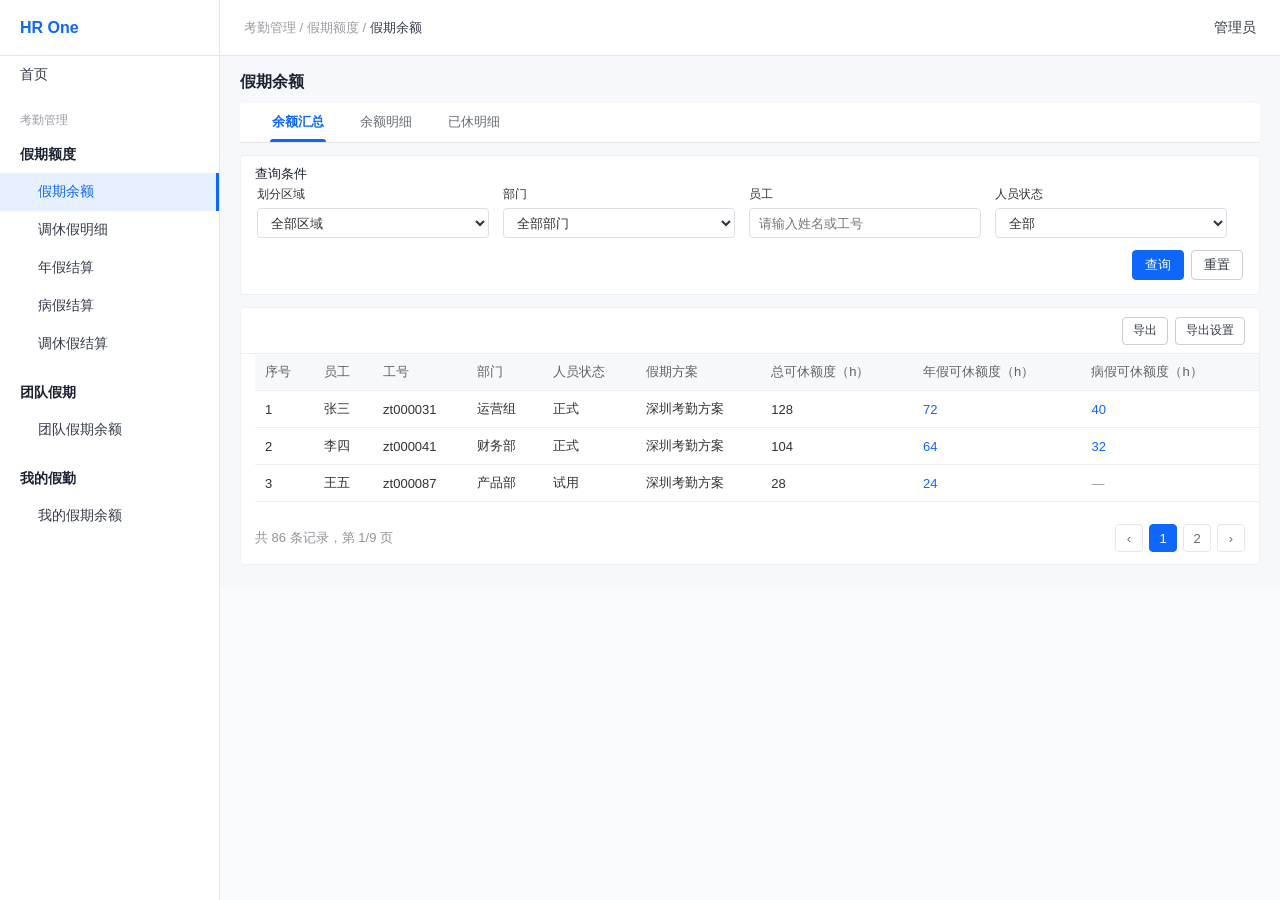
<file: quota-prototype/14-考勤额度管理页面原型/index.html>
<!DOCTYPE html>
<html lang="zh-CN">
<head>
  <meta charset="UTF-8">
  <meta name="viewport" content="width=device-width, initial-scale=1.0">
  <title>假期额度页面原型</title>
  <style>
    *{box-sizing:border-box;margin:0;padding:0}
    :root{--blue:#0E66FB;--blue-light:#e7f0ff;--section:#E8F0FE;--bg:#FAFBFC;--border:#E6E6E8;--text:#333947;--sub:#666b75;--muted:#999ca3;--head:#f5f6f7}
    body{font-family:'PingFang SC','Microsoft YaHei',sans-serif;font-size:14px;color:var(--text);background:var(--bg)}
    button,input,select,textarea{font:inherit}
    .layout{display:flex;min-height:100vh}.sidebar{width:220px;background:#fff;border-right:1px solid var(--border);flex-shrink:0}.logo{height:56px;display:flex;align-items:center;padding:0 20px;border-bottom:1px solid var(--border);font-size:16px;font-weight:600;color:var(--blue)}
    .home,.menu-item{display:block;color:var(--text);text-decoration:none;cursor:pointer}.home{padding:10px 20px}.home:hover,.menu-item:hover{background:var(--blue-light)}.menu-title{padding:18px 20px 8px;font-size:12px;color:var(--muted)}.menu-parent{padding:9px 20px;font-weight:600;color:#1A2130}.menu-item{padding:10px 20px 10px 38px}.menu-item.active{background:var(--blue-light);color:var(--blue);font-weight:500;border-right:3px solid var(--blue)}
    .main{min-width:0;flex:1;display:flex;flex-direction:column}.header{height:56px;background:#fff;border-bottom:1px solid var(--border);display:flex;align-items:center;justify-content:space-between;padding:0 24px}.breadcrumb{font-size:13px;color:var(--muted)}.breadcrumb b{color:var(--text);font-weight:500}.content{padding:20px 24px 28px;min-width:0}.page{display:none}.page.active{display:block}.page-title{font-size:18px;font-weight:600;color:#1A2130;margin-bottom:14px}
    .tabs{height:44px;background:#fff;border-bottom:1px solid var(--border);display:flex;align-items:flex-end;padding:0 18px;margin-bottom:16px;border-radius:4px 4px 0 0}.tab{height:44px;padding:0 20px;background:transparent;border:none;color:var(--sub);cursor:pointer;position:relative;white-space:nowrap}.tab.active{color:var(--blue);font-weight:600}.tab.active:after{content:'';position:absolute;left:16px;right:16px;bottom:0;height:3px;background:var(--blue);border-radius:3px 3px 0 0}
    .search-bar{background:#fff;border-radius:4px;padding:16px 20px;margin-bottom:16px;display:flex;gap:16px 24px;align-items:center;flex-wrap:wrap}.search-item{display:inline-flex;align-items:center;gap:8px;width:302px;white-space:nowrap}.search-item label{width:118px;flex:0 0 118px;font-size:13px;color:var(--sub);text-align:right}.search-item input,.search-item select{height:32px;width:176px;border:1px solid var(--border);border-radius:4px;padding:0 10px;background:#fff;color:var(--text);outline:none}.search-item input:focus,.search-item select:focus{border-color:var(--blue)}.search-actions{margin-left:auto;display:flex;gap:8px}
    .btn{height:32px;padding:0 14px;border-radius:4px;border:1px solid #ccced1;background:#fff;color:var(--text);cursor:pointer;display:inline-flex;align-items:center;gap:5px;white-space:nowrap}.btn:hover{border-color:var(--blue);color:var(--blue)}.btn.primary{background:var(--blue);border-color:var(--blue);color:#fff}.btn.small{height:28px;padding:0 10px;font-size:12px}
    .card{background:#fff;border-radius:4px;min-width:0}.card-header{min-height:48px;padding:8px 18px;border-bottom:1px solid var(--border);background:var(--section);display:flex;align-items:center;justify-content:space-between;gap:12px}.card-title{font-size:15px;font-weight:600;color:#1A2130}.toolbar{display:flex;gap:8px;align-items:center;flex-wrap:wrap;justify-content:flex-end}.toolbar-context{font-size:12px;color:var(--muted);margin-right:4px}.toolbar-more{position:relative}.toolbar-dropdown{display:none;position:absolute;right:0;top:34px;background:#fff;border:1px solid var(--border);border-radius:4px;box-shadow:0 4px 14px rgba(0,0,0,.12);padding:4px 0;min-width:160px;z-index:16}.toolbar-dropdown.open{display:block}.toolbar-dropdown a{display:block;padding:8px 14px;color:var(--text);text-decoration:none;white-space:nowrap}.toolbar-dropdown a:hover{background:#f5f6f7}
    .table-wrap{overflow:auto;max-width:100%}table{border-collapse:separate;border-spacing:0;width:100%;min-width:1180px}th,td{padding:10px 12px;border-bottom:1px solid var(--border);text-align:left;white-space:nowrap;font-size:13px}th{background:var(--head);color:#1A2130;font-weight:500;position:sticky;top:0;z-index:2}tbody tr:hover td{background:#f9fafe}.quota-table th,.quota-table td{height:44px}.quota-table thead .group-row th{height:34px;padding-top:7px;padding-bottom:7px;text-align:center;background:#edf2f8;color:#53657d;font-weight:600;border-right:1px solid #dde3ea}.group-start{border-left:2px solid #dce4ef}.quota-table tbody td.group-start{border-left:2px solid #edf0f4}.operation-col{position:sticky;right:0;min-width:210px;background:#fff;z-index:3;box-shadow:-7px 0 10px rgba(35,47,66,.06)}th.operation-col{background:var(--head);z-index:5}tbody tr:hover td.operation-col{background:#f9fafe}
    .text-link,.quota-link{color:var(--blue);cursor:pointer;text-decoration:none}.text-link:hover,.quota-link:hover{text-decoration:underline}.muted{color:var(--muted)}.badge{display:inline-flex;padding:2px 7px;border-radius:2px;background:#edf4ff;color:var(--blue);font-size:12px}.status-ok{color:#188038}.metric-primary{color:var(--blue);font-size:15px;font-weight:600;font-variant-numeric:tabular-nums}.metric-strong{color:#1A2130;font-weight:600;font-variant-numeric:tabular-nums}.metric-deducted{color:#a66518;font-weight:500;font-variant-numeric:tabular-nums}.row-actions{display:flex;gap:14px;align-items:center;white-space:nowrap}.pagination{padding:12px 18px;display:flex;justify-content:space-between;align-items:center;color:var(--muted);font-size:13px}.pages{display:flex;gap:6px}.page-btn{width:28px;height:28px;border:1px solid var(--border);background:#fff;border-radius:4px;color:var(--sub)}.page-btn.active{background:var(--blue);border-color:var(--blue);color:#fff}.info-strip{background:#f4f7ff;border:1px solid #dce7ff;color:#53657d;border-radius:4px;padding:10px 14px;margin-bottom:16px;font-size:13px;line-height:1.7}.view-panel{display:none}.view-panel.active{display:block}.check-cell{width:42px;text-align:center}.check-cell input{width:15px;height:15px}
    .drawer-mask,.dialog-mask{display:none;position:fixed;inset:0;background:rgba(0,0,0,.22);z-index:24}.drawer-mask.open{display:block}.drawer{position:absolute;right:0;top:0;width:560px;max-width:92vw;height:100%;background:#fff;box-shadow:-8px 0 24px rgba(0,0,0,.12);display:flex;flex-direction:column}.drawer-head{min-height:68px;padding:10px 22px;border-bottom:1px solid var(--border);display:flex;align-items:center;justify-content:space-between}.drawer-title{font-size:16px;font-weight:600}.drawer-context{display:block;margin-top:5px;color:var(--muted);font-size:12px}.drawer-close,.dialog-close{border:none;background:transparent;font-size:22px;color:var(--muted);cursor:pointer}.drawer-body{padding:20px 22px 26px;overflow:auto}.detail-list{border:1px solid var(--border);border-radius:4px;overflow:hidden}.detail-row{display:grid;grid-template-columns:1fr 1fr 1fr;padding:11px 12px;border-bottom:1px solid var(--border);font-size:13px}.detail-row:last-child{border-bottom:none}.detail-row.head{background:var(--head);font-weight:500}
    .dialog-mask.open{display:flex;align-items:center;justify-content:center;padding:24px}.dialog{width:720px;max-width:96vw;background:#fff;border-radius:6px;box-shadow:0 16px 44px rgba(0,0,0,.18);overflow:hidden}.dialog.small{width:620px}.dialog-head{height:56px;padding:0 20px;border-bottom:1px solid var(--border);display:flex;align-items:center;justify-content:space-between;font-size:16px;font-weight:600}.dialog-body{padding:20px}.dialog-tip{background:#f4f7ff;border:1px solid #dce7ff;border-radius:4px;padding:10px 12px;color:#53657d;line-height:1.7;margin-bottom:16px}.dialog-row{display:grid;grid-template-columns:124px 1fr;gap:12px;align-items:start;margin-bottom:16px}.dialog-form{display:grid;grid-template-columns:1fr 1fr;gap:18px 36px}.dialog-field{min-width:0}.dialog-field.full{grid-column:1/-1}.dialog-field label{display:block;margin-bottom:8px;color:var(--sub)}.dialog-value{height:34px;display:flex;align-items:center;color:var(--text)}.dialog-label{padding-top:7px;color:var(--sub)}.dialog-label.required:before,.dialog-field label.required:before{content:'*';color:#f5222d;margin-right:4px}.dialog-row input,.dialog-row select,.dialog-row textarea,.dialog-field input,.dialog-field select,.dialog-field textarea{width:100%;min-height:34px;border:1px solid #ccced1;border-radius:4px;background:#fff;padding:6px 10px;color:var(--text);outline:none}.dialog-row textarea,.dialog-field textarea{height:76px;resize:vertical;line-height:1.6}.field-help{display:block;color:var(--muted);font-size:12px;line-height:1.6;margin-top:5px}.dialog-foot{height:58px;padding:0 20px;border-top:1px solid var(--border);display:flex;justify-content:flex-end;align-items:center;gap:8px}.file-box{border:1px dashed #c9cdd4;border-radius:4px;padding:16px;background:#fafbfd}.toast{position:fixed;left:50%;top:76px;transform:translateX(-50%);background:rgba(26,33,48,.92);color:#fff;padding:9px 16px;border-radius:4px;font-size:13px;opacity:0;pointer-events:none;transition:.2s;z-index:30}.toast.show{opacity:1}
    #commonDialog .dialog.small{width:760px;max-width:calc(100vw - 96px)}#commonDialog.split-mode .dialog.small{width:1040px;max-width:calc(100vw - 80px)}#commonDialog .dialog-head{height:56px;padding:0 20px;background:#eef4ff;color:var(--blue);font-size:16px}#commonDialog .dialog-close{font-size:24px;color:#7d828c}#commonDialog .dialog-body{padding:22px 28px 24px}#commonDialog .dialog-foot{height:58px;padding:0 20px}.dialog-form{gap:18px 32px}.dialog-field label{margin-bottom:7px;color:#303133;font-size:13px;font-weight:400;line-height:18px}.dialog-value{height:34px;align-items:center;padding-top:0;font-size:14px}.readonly-box{height:34px;display:flex;align-items:center;width:100%;border:1px solid #d8d8d8;border-radius:6px;background:#f5f5f5;color:#a8abb2;padding:0 12px;line-height:34px}.dialog-field input,.dialog-field select{height:34px;border-color:#d8d8d8;border-radius:6px}.dialog-field input:disabled,.dialog-field select:disabled,.dialog-field textarea:disabled{background:#f5f5f5;color:#a8abb2;border-color:#d8d8d8;cursor:not-allowed}.dialog-field textarea{height:76px;border-color:#d8d8d8;border-radius:6px}.dialog-tip,.info-strip{display:none!important}.split-table table{width:100%;min-width:0!important}.split-table th,.split-table td{white-space:normal;padding:9px 10px;font-size:13px}.split-table th:nth-child(1),.split-table td:nth-child(1){width:118px}.split-table th:nth-child(2),.split-table td:nth-child(2){width:150px}.split-table th:nth-child(3),.split-table td:nth-child(3){width:118px}.split-table th:nth-child(4),.split-table td:nth-child(4){width:118px}.split-table th:nth-child(5),.split-table td:nth-child(5){width:110px}.split-table th:nth-child(6),.split-table td:nth-child(6){width:126px}.split-table th:nth-child(7),.split-table td:nth-child(7){width:96px}
    .content{background:#f6f8fb}.search-bar{position:relative;border:1px solid #edf0f5;border-radius:6px;padding:36px 18px 16px;margin-bottom:12px;gap:14px 16px;align-items:flex-end;box-shadow:none}.search-bar:before{content:'查询条件';position:absolute;left:14px;top:12px;font-size:13px;line-height:18px;color:#1A2130;font-weight:500}.search-item{display:flex;flex-direction:column;align-items:stretch;gap:6px;width:260px;white-space:nowrap}.search-item label{width:auto;flex:0 0 auto;font-size:12px;line-height:18px;color:#303133;text-align:left}.search-item input,.search-item select{width:100%;height:32px;border-color:#dcdfe6;border-radius:4px;color:#303133}.search-actions{align-self:flex-end;margin-left:auto}.card{border:1px solid #edf0f5;border-radius:6px;overflow:hidden}.card-header{min-height:52px;padding:10px 16px;background:#fff;border-bottom:1px solid #ebeef5;justify-content:flex-end}.card-title{display:none}.table-wrap{background:#fff}th,td{padding:12px 12px;border-bottom:1px solid #ebeef5;color:#303133;font-size:13px}th{background:#f7f8fa;color:#606266;font-weight:500}.quota-table th,.quota-table td{height:48px}.quota-table thead .group-row th{height:36px;background:#f4f7fb;color:#606266;font-weight:500;border-right:1px solid #e8edf5}.group-start{border-left:1px solid #ebeef5}.quota-table tbody td.group-start{border-left:1px solid #ebeef5}.operation-col{box-shadow:-5px 0 8px rgba(35,47,66,.04)}.metric-primary,.metric-strong,.metric-deducted{color:#303133!important;font-size:13px;font-weight:400;font-variant-numeric:tabular-nums}.metric-negative,.metric-warning{color:#d46b08!important;font-weight:500}.quota-link,.text-link{color:var(--blue)!important}.pagination{padding:14px 16px;background:#fff;border-top:0;color:#909399}
    #balance-detail .quota-table th:nth-child(1),#balance-detail .quota-table td:nth-child(1){position:sticky;left:0;z-index:4;min-width:42px;background:#fff}#balance-detail .quota-table th:nth-child(2),#balance-detail .quota-table td:nth-child(2){position:sticky;left:42px;z-index:4;min-width:74px;background:#fff}#balance-detail .quota-table th:nth-child(3),#balance-detail .quota-table td:nth-child(3){position:sticky;left:116px;z-index:4;min-width:96px;background:#fff;box-shadow:5px 0 8px rgba(35,47,66,.04)}#balance-detail .quota-table th:nth-child(-n+3){z-index:6;background:#f7f8fa}#balance-detail .quota-table tbody tr:hover td:nth-child(-n+3){background:#f9fafe}
    #balance-usage th:nth-child(1),#balance-usage td:nth-child(1){position:sticky;left:0;z-index:4;min-width:56px;background:#fff}#balance-usage th:nth-child(2),#balance-usage td:nth-child(2){position:sticky;left:56px;z-index:4;min-width:72px;background:#fff}#balance-usage th:nth-child(3),#balance-usage td:nth-child(3){position:sticky;left:128px;z-index:4;min-width:96px;background:#fff;box-shadow:5px 0 8px rgba(35,47,66,.04)}#balance-usage th:nth-child(-n+3){z-index:6;background:#f7f8fa}#balance-usage tbody tr:hover td:nth-child(-n+3){background:#f9fafe}.split-summary{line-height:1.7;white-space:normal;min-width:260px}.split-summary.muted{color:var(--muted)}
    .content{padding:16px 20px 24px}.page-title{font-size:16px;margin-bottom:10px}.tabs{height:40px;margin-bottom:12px;padding:0 14px}.tab{height:40px;padding:0 18px;font-size:13px}.search-bar{padding:30px 16px 14px;margin-bottom:12px;gap:12px 14px;border-radius:4px}.search-bar:before{top:9px;left:14px;font-size:13px;line-height:18px}.search-item{width:232px;gap:5px}.search-item label{font-size:12px;line-height:17px}.search-item input,.search-item select{height:30px;padding:0 9px;font-size:13px}.search-actions{gap:7px}.btn{height:30px;padding:0 12px;font-size:13px;border-radius:4px}.btn.small{height:28px;padding:0 10px;font-size:12px}.card-header{min-height:46px;padding:8px 14px}.toolbar{gap:7px}th,td{padding:9px 10px;font-size:13px}.quota-table th,.quota-table td{height:42px}.pagination{padding:12px 14px}.row-actions{gap:12px}.card>.table-wrap{padding:0 14px 10px}
    .quota-breakdown-cell{display:inline-flex;align-items:center;gap:5px;font-variant-numeric:tabular-nums}.breakdown-trigger{width:20px;height:20px;border:0;background:transparent;color:var(--blue);padding:0;display:inline-flex;align-items:center;justify-content:center;border-radius:3px;cursor:pointer}.breakdown-trigger:hover,.breakdown-trigger:focus-visible{background:var(--blue-light);outline:none}.breakdown-trigger svg{width:14px;height:14px;display:block}.quota-breakdown-popover{display:none;position:fixed;width:252px;padding:12px 14px;background:#fff;border:1px solid #dfe3ea;border-radius:5px;box-shadow:0 6px 20px rgba(35,47,66,.16);z-index:60}.quota-breakdown-popover.open{display:block}.breakdown-title{font-size:13px;line-height:20px;font-weight:600;color:#1A2130;margin-bottom:7px}.breakdown-row{display:grid;grid-template-columns:1fr auto;gap:16px;align-items:center;padding:7px 0;border-top:1px solid #f0f1f3;font-size:13px;line-height:18px}.breakdown-row span:first-child{color:var(--sub)}.breakdown-row span:last-child{color:var(--text);font-weight:500;font-variant-numeric:tabular-nums}.quota-table .calculation-time{min-width:154px}.quota-table .sticky-name{min-width:78px}.quota-table .breakdown-column{min-width:112px}
    @media(max-width:1100px){.sidebar{width:190px}.content{padding:16px}.search-actions{margin-left:0}}
  </style>
  <link rel="stylesheet" href="prototype-polish.css">
</head>
<body>
  <div class="layout">
    <aside class="sidebar">
      <div class="logo">HR One</div>
      <a class="home" href="#balance">首页</a>
      <div class="menu-title">考勤管理</div>
      <div class="menu-parent">假期额度</div>
      <a class="menu-item active" data-page="balance">假期余额</a>
      <a class="menu-item" data-page="comp-detail">调休假明细</a>
      <a class="menu-item" data-page="annual-settlement">年假结算</a>
      <a class="menu-item" data-page="sick-settlement">病假结算</a>
      <a class="menu-item" data-page="comp-settlement">调休假结算</a>
      <div class="menu-parent audience-parent">团队假期</div>
      <a class="menu-item" data-page="team-balance">团队假期余额</a>
      <div class="menu-parent audience-parent">我的假勤</div>
      <a class="menu-item" data-page="my-balance">我的假期余额</a>
    </aside>
    <main class="main">
      <header class="header"><div class="breadcrumb">考勤管理 / 假期额度 / <b id="breadcrumbCurrent">假期余额</b></div><div class="user">管理员</div></header>
      <section class="content">
        <section class="page active" id="page-balance">
          <div class="page-title">假期余额</div>
          <div class="tabs"><button class="tab balance-tab active" data-balance-tab="summary">余额汇总</button><button class="tab balance-tab" data-balance-tab="detail">余额明细</button><button class="tab balance-tab" data-balance-tab="usage">已休明细</button></div>
          <div class="view-panel active" id="balance-summary">
            <div class="search-bar"><div class="search-item"><label>划分区域</label><select><option>全部区域</option><option>深圳</option></select></div><div class="search-item"><label>部门</label><select><option>全部部门</option><option>运营组</option></select></div><div class="search-item"><label>员工</label><input placeholder="请输入姓名或工号"></div><div class="search-item"><label>人员状态</label><select><option>全部</option><option>正式</option><option>试用</option><option>待离职</option></select></div><div class="search-actions"><button class="btn primary">查询</button><button class="btn">重置</button></div></div>
            <section class="card"><div class="card-header"><div class="card-title">余额汇总</div><div class="toolbar"><button class="btn small export-btn">导出</button><button class="btn small">导出设置</button></div></div><div class="table-wrap"><table><thead><tr><th>序号</th><th>员工</th><th>工号</th><th>部门</th><th>人员状态</th><th>假期方案</th><th>年假可休额度</th><th>病假可休额度</th><th>调休假可休额度</th></tr></thead><tbody><tr><td>1</td><td>张三</td><td>zt000031</td><td>运营组</td><td>正式</td><td>深圳考勤方案</td><td><a class="quota-link" data-open-balance="detail" data-leave="年假">72小时</a></td><td><a class="quota-link" data-open-balance="detail" data-leave="病假">40小时</a></td><td><a class="quota-link" data-open-page="comp-detail">16小时</a></td></tr><tr><td>2</td><td>李四</td><td>zt000041</td><td>财务部</td><td>正式</td><td>深圳考勤方案</td><td><a class="quota-link" data-open-balance="detail" data-leave="年假">64小时</a></td><td><a class="quota-link" data-open-balance="detail" data-leave="病假">32小时</a></td><td><a class="quota-link" data-open-page="comp-detail">8小时</a></td></tr><tr><td>3</td><td>王五</td><td>zt000087</td><td>产品部</td><td>试用</td><td>深圳考勤方案</td><td><a class="quota-link" data-open-balance="detail" data-leave="年假">24小时</a></td><td class="muted">—</td><td><a class="quota-link" data-open-page="comp-detail">4小时</a></td></tr></tbody></table></div><div class="pagination"><span>共 86 条记录，第 1/9 页</span><div class="pages"><button class="page-btn">‹</button><button class="page-btn active">1</button><button class="page-btn">2</button><button class="page-btn">›</button></div></div></section>
          </div>
          <div class="view-panel" id="balance-detail">
            <div class="search-bar"><div class="search-item"><label>划分区域</label><select><option>全部区域</option><option>深圳</option></select></div><div class="search-item"><label>部门</label><select><option>全部部门</option><option>运营组</option></select></div><div class="search-item"><label>员工</label><input id="balanceEmployee" value="张三" placeholder="请输入姓名或工号"></div><div class="search-item"><label>人员状态</label><select><option>全部</option><option>正式</option><option>试用</option><option>待离职</option></select></div><div class="search-item"><label>假期类型</label><select id="leaveType"><option>全部</option><option selected>年假</option><option>病假</option><option>调休假</option></select></div><div class="search-item"><label>额度年度</label><select><option>全部年度</option><option>2026</option><option>2025</option></select></div><div class="search-actions"><button class="btn primary">查询</button><button class="btn">重置</button></div></div>
            <section class="card"><div class="card-header"><div class="card-title">余额明细</div><div class="toolbar"><span class="toolbar-context" id="toolbarContext">当前筛选：年假</span><span class="toolbar-more"><button class="btn small toolbar-trigger">计算额度 ▾</button><span class="toolbar-dropdown"><a class="calculate-action" data-calc-kind="annual">计算年假额度</a><a class="calculate-action" data-calc-kind="sick">计算病假额度</a></span></span><span class="toolbar-more"><button class="btn small toolbar-trigger">导入额度 ▾</button><span class="toolbar-dropdown"><a class="import-action" data-import-kind="annual">导入年假额度</a><a class="import-action" data-import-kind="sick-generate">导入病假额度</a></span></span><span class="toolbar-more"><button class="btn small toolbar-trigger">导入调整额度 ▾</button><span class="toolbar-dropdown"><a class="import-action" data-import-kind="annual-adjust">导入年假调整</a><a class="import-action" data-import-kind="sick-adjust">导入病假调整</a><a class="import-action" data-import-kind="comp-adjust">导入调休假调整</a></span></span><span class="toolbar-more"><button class="btn small toolbar-trigger">批量操作 ▾</button><span class="toolbar-dropdown"><a class="batch-maintenance-action" data-maintenance-kind="adjust">批量调整额度</a><a class="batch-maintenance-action" data-maintenance-kind="extend">批量延期</a></span></span><button class="btn small export-btn">导出</button><button class="btn small">导出设置</button></div></div>
              <div class="table-wrap"><table class="quota-table" style="min-width:2920px"><thead><tr class="group-row"><th rowspan="2" class="check-cell"><input id="balanceSelectAll" type="checkbox"></th><th colspan="4">员工信息</th><th colspan="4">额度归属</th><th colspan="3">当前结果</th><th colspan="4">当年额度</th><th colspan="3">上年结转</th><th colspan="1">结转至下一年</th><th colspan="6">失效与结算</th><th rowspan="2" class="operation-col">操作</th></tr><tr><th>员工</th><th>工号</th><th>部门</th><th>人员状态</th><th class="group-start">假期类型</th><th>额度年度</th><th>计量单位</th><th>假期方案</th><th class="group-start">可休额度</th><th>已休额度</th><th>累计调整额度</th><th class="group-start">当年标准额度</th><th>当年发放额度</th><th>当年剩余额度</th><th>当年有效期</th><th class="group-start">结转额度</th><th>结转剩余额度</th><th>结转有效期</th><th class="group-start">已结转至下一年额度</th><th class="group-start">已失效额度</th><th>当年失效额度</th><th>结转失效额度</th><th>已结算额度</th><th>过期结算额度</th><th>离职结算额度</th></tr></thead><tbody><tr data-row-type="年假"><td class="check-cell"><input type="checkbox"></td><td>张三</td><td>zt000031</td><td>运营组</td><td>正式</td><td class="group-start"><span class="badge">年假</span></td><td>2026</td><td>小时</td><td>深圳考勤方案</td><td class="group-start metric-primary">72</td><td><a class="text-link used-quota-link">24</a></td><td>0</td><td class="group-start metric-strong">80</td><td class="metric-strong">80</td><td class="metric-strong">64</td><td>2026/12/31</td><td class="group-start metric-strong">16</td><td class="metric-strong">8</td><td><a class="text-link validity-detail">2026/03/31</a></td><td class="group-start">0</td><td class="group-start">0</td><td>0</td><td>0</td><td>0</td><td>0</td><td>0</td><td class="operation-col"><div class="row-actions"><a class="text-link maintenance-action" data-maintenance-kind="adjust">额度调整</a><a class="text-link maintenance-action" data-maintenance-kind="extend">额度延期</a><a class="text-link" data-toast="已打开年假调整记录。">调整记录</a></div></td></tr><tr data-row-type="病假"><td class="check-cell"><input type="checkbox"></td><td>张三</td><td>zt000031</td><td>运营组</td><td>正式</td><td class="group-start"><span class="badge">病假</span></td><td>2026</td><td>小时</td><td class="muted">—</td><td class="group-start metric-primary">40</td><td><a class="text-link used-quota-link">8</a></td><td>0</td><td class="group-start muted">—</td><td class="metric-strong">48</td><td class="metric-strong">40</td><td>2026/12/31</td><td class="group-start muted">—</td><td class="muted">—</td><td class="muted">—</td><td class="group-start muted">—</td><td class="group-start">0</td><td>0</td><td class="muted">—</td><td class="muted">—</td><td class="muted">—</td><td class="muted">—</td><td class="operation-col"><div class="row-actions"><a class="text-link maintenance-action" data-maintenance-kind="adjust">额度调整</a><a class="text-link maintenance-action" data-maintenance-kind="extend">额度延期</a><a class="text-link" data-toast="已打开病假调整记录。">调整记录</a></div></td></tr><tr data-row-type="调休假"><td class="check-cell"><input type="checkbox"></td><td>张三</td><td>zt000031</td><td>运营组</td><td>正式</td><td class="group-start"><span class="badge">调休假</span></td><td>2026</td><td>小时</td><td class="muted">—</td><td class="group-start metric-primary">16</td><td><a class="text-link used-quota-link">4</a></td><td>0</td><td class="group-start muted">—</td><td class="metric-strong">20</td><td class="metric-strong">16</td><td><a class="text-link" data-open-page="comp-detail">多个有效期</a></td><td class="group-start muted">—</td><td class="muted">—</td><td class="muted">—</td><td class="group-start muted">—</td><td class="group-start">0</td><td>0</td><td class="muted">—</td><td>4</td><td class="muted">—</td><td>0</td><td class="operation-col"><div class="row-actions"><a class="text-link" data-open-page="comp-detail">调休明细</a><a class="text-link" data-toast="已打开调休调整记录。">调整记录</a></div></td></tr></tbody></table></div><div class="pagination"><span>共 186 条记录，第 1/19 页</span><div class="pages"><button class="page-btn">‹</button><button class="page-btn active">1</button><button class="page-btn">2</button><button class="page-btn">›</button></div></div></section>
          </div>
          <div class="view-panel" id="balance-usage"><div class="info-strip">已休明细只展示最终有效休假记录，一行是一条休假业务链的最终记录；全部销假、最终已休额度为 0 的记录不在列表展示，过程扣减和恢复仍在额度日志中追溯。</div><div class="search-bar"><div class="search-item"><label>划分区域</label><select><option>全部区域</option><option>深圳</option></select></div><div class="search-item"><label>部门</label><select><option>全部部门</option><option>运营组</option></select></div><div class="search-item"><label>员工</label><input placeholder="请输入姓名或工号"></div><div class="search-item"><label>假期类型</label><select><option>全部</option><option>年假</option><option>病假</option></select></div><div class="search-item"><label>休假日期</label><input placeholder="请选择日期范围"></div><div class="search-item"><label>额度归属年度</label><select><option>全部年度</option><option>2026</option><option>2025</option></select></div><div class="search-item"><label>休假业务单号</label><input placeholder="请输入原休假/变更/销假单号"></div><div class="search-actions"><button class="btn primary">查询</button><button class="btn">重置</button></div></div><section class="card"><div class="card-header"><div class="card-title">已休明细</div><div class="toolbar"><button class="btn small export-btn">导出</button><button class="btn small">导出设置</button></div></div><div class="table-wrap"><table style="min-width:2100px"><thead><tr><th>序号</th><th>姓名</th><th>工号</th><th>划分区域</th><th>部门</th><th>假期类型</th><th>最终休假时间</th><th>最终已休额度</th><th>额度使用分摊</th><th>休假结果</th><th>休假业务记录</th><th>人员状态</th><th>入职日期</th><th>离职日期</th><th>操作</th></tr></thead><tbody><tr><td>1</td><td>张三</td><td>zt000031</td><td>深圳</td><td>运营组</td><td>年假</td><td>2026/08/10 09:00 - 2026/08/11 18:00</td><td class="metric-deducted">16小时</td><td><div>2025年度年假额度 / 结转额度 / 8H</div><div>2026年度年假额度 / 当年额度 / 8H</div></td><td>原休假直接生效</td><td>原休假单：XJ202608001</td><td>正式</td><td>2024/03/01</td><td class="muted">—</td><td><div class="row-actions"><a class="text-link">查看业务记录</a><a class="text-link split-action">查看分摊</a></div></td></tr><tr><td>2</td><td>李四</td><td>zt000041</td><td>深圳</td><td>财务部</td><td>病假</td><td>2026/08/13 09:00 - 2026/08/13 18:00</td><td class="metric-deducted">8小时</td><td>2026年度病假额度 / 病假额度 / 8H</td><td>原休假直接生效</td><td>原休假单：XJ202608019</td><td>正式</td><td>2023/06/12</td><td class="muted">—</td><td><div class="row-actions"><a class="text-link">查看业务记录</a><a class="text-link split-action">查看分摊</a></div></td></tr><tr><td>3</td><td>王五</td><td>zt000087</td><td>深圳</td><td>产品部</td><td>年假</td><td>2026/08/18 14:00 - 2026/08/18 18:00</td><td class="metric-deducted">4小时</td><td class="muted">历史数据未记录额度分摊</td><td>部分销假后有效</td><td>原休假单：XJ202608025；销假单：XJXJ202608003</td><td>试用</td><td>2026/01/10</td><td class="muted">—</td><td><div class="row-actions"><a class="text-link">查看业务记录</a><a class="text-link split-action">查看分摊</a></div></td></tr></tbody></table></div><div class="pagination"><span>共 54 条记录，第 1/6 页</span><div class="pages"><button class="page-btn">‹</button><button class="page-btn active">1</button><button class="page-btn">2</button><button class="page-btn">›</button></div></div></section></div>
        </section>

        <section class="page" id="page-comp-detail"><div class="page-title">调休假明细</div><div class="tabs"><button class="tab comp-tab active" data-comp-tab="year">年度汇总</button><button class="tab comp-tab" data-comp-tab="cycle">周期汇总</button><button class="tab comp-tab" data-comp-tab="day">日明细</button></div><div class="search-bar"><div class="search-item"><label>划分区域</label><select><option>全部区域</option><option>深圳</option></select></div><div class="search-item"><label>部门</label><select><option>全部部门</option><option>运营组</option></select></div><div class="search-item"><label>员工</label><input placeholder="请输入姓名或工号"></div><div class="search-item"><label>人员状态</label><select><option>全部</option><option>正式</option><option>试用</option></select></div><div class="search-item comp-query comp-query-year"><label>年度</label><select><option>2026</option><option>2025</option></select></div><div class="search-item comp-query comp-query-cycle" style="display:none"><label>考勤周期</label><select><option>2026月度周期</option></select></div><div class="search-item comp-query comp-query-day" style="display:none"><label>考勤日期</label><input placeholder="请选择日期范围"></div><div class="search-item comp-query comp-query-day" style="display:none"><label>加班类型</label><select><option>全部</option><option>工作日加班</option><option>休息日加班</option></select></div><div class="search-actions"><button class="btn primary">查询</button><button class="btn">重置</button></div></div><section class="card"><div class="card-header"><div class="card-title" id="compCardTitle">年度汇总</div><div class="toolbar"><button class="btn small comp-day-action" style="display:none" id="compBatchAdjust">批量调整额度</button><button class="btn small comp-day-action" style="display:none" id="compBatchExtend">批量延期</button><button class="btn small comp-day-action import-action" style="display:none" data-import-kind="comp-adjust">导入调休假调整</button><button class="btn small export-btn">导出</button><button class="btn small">导出设置</button></div></div><div class="view-panel active" id="comp-view-year"><div class="table-wrap"><table style="min-width:1760px"><thead><tr><th>序号</th><th>姓名</th><th>工号</th><th>划分区域</th><th>部门</th><th>人员状态</th><th>年度</th><th>可休额度(小时)</th><th>生成额度(小时)</th><th>调整额度(小时)</th><th>已休额度(小时)</th><th>已转加班费额度(小时)</th><th>已失效额度(小时)</th><th>计算状态</th><th>计算人</th><th>计算时间</th><th>操作</th></tr></thead><tbody><tr><td>1</td><td>张三</td><td>zt000031</td><td>深圳</td><td>运营组</td><td>正式</td><td>2026</td><td><a class="text-link comp-drill-cycle">16</a></td><td>24</td><td>0</td><td>4</td><td>4</td><td>0</td><td>计算成功</td><td>admin</td><td>2026/08/01 02:10</td><td><div class="row-actions"><a class="text-link comp-drill-cycle">明细</a><a class="text-link" data-toast="已打开调休年度日志。">日志</a></div></td></tr></tbody></table></div></div><div class="view-panel" id="comp-view-cycle"><div class="table-wrap"><table style="min-width:1880px"><thead><tr><th>序号</th><th>姓名</th><th>工号</th><th>划分区域</th><th>部门</th><th>人员状态</th><th>考勤周期</th><th>周期开始日期</th><th>周期结束日期</th><th>可休额度(小时)</th><th>生成额度(小时)</th><th>调整额度(小时)</th><th>已休额度(小时)</th><th>已转加班费额度(小时)</th><th>已失效额度(小时)</th><th>计算状态</th><th>操作</th></tr></thead><tbody><tr><td>1</td><td>张三</td><td>zt000031</td><td>深圳</td><td>运营组</td><td>正式</td><td>2026月度周期</td><td>2026/07/01</td><td>2026/07/31</td><td><a class="text-link comp-drill-day">16</a></td><td>24</td><td>0</td><td>4</td><td>4</td><td>0</td><td>计算成功</td><td><div class="row-actions"><a class="text-link comp-drill-day">明细</a><a class="text-link" data-toast="已打开调休周期日志。">日志</a></div></td></tr></tbody></table></div></div><div class="view-panel" id="comp-view-day"><div class="table-wrap"><table style="min-width:2060px"><thead><tr><th class="check-cell"><input id="compSelectAll" type="checkbox"></th><th>序号</th><th>姓名</th><th>工号</th><th>划分区域</th><th>部门</th><th>人员状态</th><th>考勤日期</th><th>加班类型</th><th>可休额度(小时)</th><th>生成额度(小时)</th><th>调整额度(小时)</th><th>已休额度(小时)</th><th>已转加班费额度(小时)</th><th>已失效额度(小时)</th><th>余额有效期</th><th>计算状态</th><th>操作</th></tr></thead><tbody><tr data-comp-row><td class="check-cell"><input type="checkbox"></td><td>1</td><td>张三</td><td>zt000031</td><td>深圳</td><td>运营组</td><td>正式</td><td>2026/07/12</td><td>休息日加班</td><td>12</td><td>16</td><td>0</td><td>4</td><td>0</td><td>0</td><td>2027/01/31</td><td>计算成功</td><td><div class="row-actions"><a class="text-link comp-maintenance" data-kind="adjust">额度调整</a><a class="text-link comp-maintenance" data-kind="extend">额度延期</a><a class="text-link" data-toast="已打开调休日明细日志。">日志</a></div></td></tr><tr data-comp-row><td class="check-cell"><input type="checkbox"></td><td>2</td><td>张三</td><td>zt000031</td><td>深圳</td><td>运营组</td><td>正式</td><td>2026/07/20</td><td>工作日加班</td><td>4</td><td>4</td><td>0</td><td>0</td><td>0</td><td>0</td><td>2026/12/31</td><td>计算成功</td><td><div class="row-actions"><a class="text-link comp-maintenance" data-kind="adjust">额度调整</a><a class="text-link comp-maintenance" data-kind="extend">额度延期</a><a class="text-link" data-toast="已打开调休日明细日志。">日志</a></div></td></tr></tbody></table></div></div><div class="pagination"><span>共 32 条记录，第 1/4 页</span><div class="pages"><button class="page-btn">‹</button><button class="page-btn active">1</button><button class="page-btn">2</button><button class="page-btn">›</button></div></div></section></section>

        <section class="page" id="page-annual-settlement"><div class="page-title">年假结算</div><div class="tabs"><button class="tab settle-tab active" data-settle-page="annual" data-settle-tab="summary">结算汇总</button><button class="tab settle-tab" data-settle-page="annual" data-settle-tab="detail">结算明细</button></div><div class="search-bar"><div class="search-item annual-detail-only" style="display:none"><label>年度</label><select><option>2026</option><option>2025</option></select></div><div class="search-item"><label>员工</label><input placeholder="请输入姓名或工号"></div><div class="search-item"><label>划分区域</label><select><option>全部区域</option></select></div><div class="search-item"><label>部门</label><select><option>全部部门</option></select></div><div class="search-item"><label>人员状态</label><select><option>全部</option><option>正式</option><option>离职</option></select></div><div class="search-item"><label>结算类型</label><select><option>全部</option><option>过期结算</option><option>离职结算</option></select></div><div class="search-item"><label>结算额度所属日期</label><input placeholder="请选择日期范围"></div><div class="search-item"><label>数据状态</label><select><option>有效</option><option>已撤销</option></select></div><div class="search-item"><label>操作人</label><input placeholder="请输入姓名或工号"></div><div class="search-actions"><button class="btn primary">查询</button><button class="btn">重置</button></div></div><section class="card"><div class="card-header"><div class="card-title" id="annualSettlementTitle">年假结算汇总</div><div class="toolbar"><span class="settle-summary-actions annual-action"><button class="btn small primary">过期结算</button><button class="btn small">离职结算</button><button class="btn small">撤销结算</button></span><button class="btn small export-btn">导出</button><button class="btn small">导出设置</button></div></div><div class="view-panel active" id="annual-settle-summary"><div class="table-wrap"><table style="min-width:1900px"><thead><tr><th class="check-cell"><input type="checkbox"></th><th>序号</th><th>姓名</th><th>工号</th><th>划分区域</th><th>二级部门</th><th>三级部门</th><th>部门</th><th>人员状态</th><th>入职日期</th><th>离职日期</th><th>结算总额度</th><th>结算额度所属日期</th><th>结算类型</th><th>数据来源</th><th>数据状态</th><th>操作人</th><th>操作时间</th><th>操作</th></tr></thead><tbody><tr><td class="check-cell"><input type="checkbox"></td><td>1</td><td>张三</td><td>zt000031</td><td>深圳</td><td>运营中心</td><td>运营一部</td><td>运营组</td><td>正式</td><td>2024/03/01</td><td class="muted">—</td><td><a class="text-link settle-drill" data-settle-page="annual">8</a></td><td>2026/03/31</td><td>过期结算</td><td>系统结算</td><td>有效</td><td>admin</td><td>2026/04/01 02:00</td><td><div class="row-actions"><a class="text-link settle-drill" data-settle-page="annual">明细</a><a class="text-link" data-toast="已打开年假结算日志。">日志</a></div></td></tr></tbody></table></div></div><div class="view-panel" id="annual-settle-detail"><div class="table-wrap"><table style="min-width:1780px"><thead><tr><th>序号</th><th>姓名</th><th>工号</th><th>划分区域</th><th>部门</th><th>人员状态</th><th>入职日期</th><th>离职日期</th><th>年度</th><th>结算额度</th><th>结算额度所属日期</th><th>结算类型</th><th>数据来源</th><th>数据状态</th><th>操作人</th><th>操作时间</th></tr></thead><tbody><tr><td>1</td><td>张三</td><td>zt000031</td><td>深圳</td><td>运营组</td><td>正式</td><td>2024/03/01</td><td class="muted">—</td><td>2025</td><td>8</td><td>2026/03/31</td><td>过期结算</td><td>系统结算</td><td>有效</td><td>admin</td><td>2026/04/01 02:00</td></tr></tbody></table></div></div><div class="pagination"><span>共 18 条记录，第 1/2 页</span><div class="pages"><button class="page-btn">‹</button><button class="page-btn active">1</button><button class="page-btn">2</button><button class="page-btn">›</button></div></div></section></section>

        <section class="page" id="page-sick-settlement"><div class="page-title">病假结算</div><div class="search-bar"><div class="search-item"><label>员工</label><input placeholder="请输入姓名或工号"></div><div class="search-item"><label>划分区域</label><select><option>全部区域</option></select></div><div class="search-item"><label>部门</label><select><option>全部部门</option></select></div><div class="search-item"><label>人员状态</label><select><option>正式</option><option>试用</option><option>离职</option></select></div><div class="search-item"><label>入职日期</label><input placeholder="请选择日期范围"></div><div class="search-item"><label>离职日期</label><input placeholder="请选择日期范围"></div><div class="search-item"><label>是否结算</label><select><option>全部</option><option>是</option><option>否</option></select></div><div class="search-item"><label>结算额度所属日期</label><input placeholder="请选择日期范围"></div><div class="search-item"><label>最近操作人</label><input placeholder="请输入姓名或工号"></div><div class="search-actions"><button class="btn primary">查询</button><button class="btn">重置</button></div></div><section class="card"><div class="card-header"><div class="card-title">病假结算汇总</div><div class="toolbar"><button class="btn small primary">离职结算</button><button class="btn small">撤销结算</button><button class="btn small export-btn">导出</button><button class="btn small">导出设置</button></div></div><div class="table-wrap"><table style="min-width:1560px"><thead><tr><th class="check-cell"><input type="checkbox"></th><th>序号</th><th>姓名</th><th>工号</th><th>划分区域</th><th>部门</th><th>人员状态</th><th>入职日期</th><th>离职日期</th><th>可休额度(H)</th><th>是否结算</th><th>结算额度(H)</th><th>结算额度所属日期</th><th>最近操作人</th><th>最近操作时间</th><th>操作</th></tr></thead><tbody><tr><td class="check-cell"><input type="checkbox"></td><td>1</td><td>张三</td><td>zt000031</td><td>深圳</td><td>运营组</td><td>待离职</td><td>2024/03/01</td><td>2026/08/31</td><td>40</td><td>否</td><td>0</td><td class="muted">—</td><td>admin</td><td>2026/08/20 11:20</td><td><div class="row-actions"><a class="text-link" data-toast="已打开病假年度汇总。">年度汇总</a><a class="text-link" data-toast="已打开病假结算日志。">日志</a></div></td></tr></tbody></table></div><div class="pagination"><span>共 9 条记录，第 1/1 页</span><div class="pages"><button class="page-btn active">1</button></div></div></section></section>

        <section class="page" id="page-comp-settlement"><div class="page-title">调休假结算</div><div class="tabs"><button class="tab settle-tab active" data-settle-page="comp" data-settle-tab="summary">结算汇总</button><button class="tab settle-tab" data-settle-page="comp" data-settle-tab="detail">结算明细</button></div><div class="search-bar"><div class="search-item"><label>划分区域</label><select><option>全部区域</option></select></div><div class="search-item"><label>部门</label><select><option>全部部门</option></select></div><div class="search-item"><label>员工</label><input placeholder="请输入姓名或工号"></div><div class="search-item"><label>人员状态</label><select><option>全部</option><option>正式</option><option>试用</option></select></div><div class="search-item comp-settle-summary"><label>考勤周期</label><select><option>2026月度周期</option></select></div><div class="search-item comp-settle-summary"><label>周期时间段</label><input placeholder="请选择周期时间段"></div><div class="search-item comp-settle-detail" style="display:none"><label>考勤日期</label><input placeholder="请选择日期范围"></div><div class="search-item comp-settle-detail" style="display:none"><label>加班类型</label><select><option>全部</option><option>工作日加班</option><option>休息日加班</option></select></div><div class="search-item"><label>数据状态</label><select><option>有效</option><option>已撤销</option></select></div><div class="search-item"><label>计算状态</label><select><option>全部</option><option>计算成功</option></select></div><div class="search-item"><label>计算人</label><input placeholder="请输入姓名或工号"></div><div class="search-actions"><button class="btn primary">查询</button><button class="btn">重置</button></div></div><section class="card"><div class="card-header"><div class="card-title" id="compSettlementTitle">调休假结算汇总</div><div class="toolbar"><span class="settle-summary-actions comp-action"><button class="btn small primary">余额结算</button><button class="btn small">离职结算</button><button class="btn small">撤销结算</button></span><button class="btn small export-btn">导出</button><button class="btn small">导出设置</button></div></div><div class="view-panel active" id="comp-settle-summary"><div class="table-wrap"><table style="min-width:2060px"><thead><tr><th class="check-cell"><input type="checkbox"></th><th>序号</th><th>姓名</th><th>工号</th><th>划分区域</th><th>部门</th><th>人员状态</th><th>考勤周期</th><th>周期开始日期</th><th>周期结束日期</th><th>可休总额度</th><th>调休假转加班费总时长</th><th>结算类型</th><th>计算状态</th><th>计算人</th><th>计算时间</th><th>数据来源</th><th>数据状态</th><th>操作</th></tr></thead><tbody><tr><td class="check-cell"><input type="checkbox"></td><td>1</td><td>张三</td><td>zt000031</td><td>深圳</td><td>运营组</td><td>正式</td><td>2026月度周期</td><td>2026/07/01</td><td>2026/07/31</td><td><a class="text-link settle-drill" data-settle-page="comp">16</a></td><td>4</td><td>余额结算</td><td>计算成功</td><td>admin</td><td>2026/08/01 02:10</td><td>系统计算</td><td>有效</td><td><div class="row-actions"><a class="text-link settle-drill" data-settle-page="comp">明细</a><a class="text-link" data-toast="已打开调休结算日志。">日志</a></div></td></tr></tbody></table></div></div><div class="view-panel" id="comp-settle-detail"><div class="table-wrap"><table style="min-width:2240px"><thead><tr><th>序号</th><th>姓名</th><th>工号</th><th>划分区域</th><th>部门</th><th>人员状态</th><th>考勤日期</th><th>加班类型</th><th>可休额度</th><th>调休假转加班费时长</th><th>OT 1.22</th><th>OT 0</th><th>OT 1.5</th><th>OT 2</th><th>结算类型</th><th>计算状态</th><th>计算人</th><th>计算时间</th><th>数据来源</th><th>数据状态</th></tr></thead><tbody><tr><td>1</td><td>张三</td><td>zt000031</td><td>深圳</td><td>运营组</td><td>正式</td><td>2026/07/12</td><td>休息日加班</td><td>12</td><td>4</td><td>4.88</td><td class="muted">—</td><td class="muted">—</td><td class="muted">—</td><td>余额结算</td><td>计算成功</td><td>admin</td><td>2026/08/01 02:10</td><td>系统计算</td><td>有效</td></tr></tbody></table></div></div><div class="pagination"><span>共 8 条记录，第 1/1 页</span><div class="pages"><button class="page-btn active">1</button></div></div></section></section>
        <section class="page audience-page" id="page-team-balance" data-audience-scope="team"></section>
        <section class="page audience-page" id="page-my-balance" data-audience-scope="my"></section>
      </section>
    </main>
  </div>

  <div class="drawer-mask" id="drawerMask"><aside class="drawer"><div class="drawer-head"><div><span class="drawer-title">结转有效期</span><span class="drawer-context">张三｜zt000031｜2026年度｜年假</span></div><button class="drawer-close" id="drawerClose">×</button></div><div class="drawer-body"><div class="detail-list"><div class="detail-row head"><span>结转来源</span><span>当前剩余</span><span>结转有效期</span></div><div class="detail-row"><span>2025年度结转</span><span>4小时</span><span>2026/03/31</span></div><div class="detail-row"><span>历史保留额度</span><span>4小时</span><span>长期有效</span></div></div></div></aside></div>
  <div class="dialog-mask" id="commonDialog"><section class="dialog small"><div class="dialog-head"><span id="dialogTitle">操作</span><button class="dialog-close" id="dialogClose">×</button></div><div class="dialog-body" id="dialogBody"></div><div class="dialog-foot"><button class="btn" id="dialogCancel">取消</button><button class="btn primary" id="dialogOk">确定</button></div></section></div>
  <div class="toast" id="toast">已打开对应操作。</div>
  <script>
    const pages=[...document.querySelectorAll('.page')],menus=[...document.querySelectorAll('.menu-item')],breadcrumb=document.querySelector('.breadcrumb');
    const pageTitles={balance:'假期余额','comp-detail':'调休假明细','annual-settlement':'年假结算','sick-settlement':'病假结算','comp-settlement':'调休假结算','team-balance':'团队假期余额','my-balance':'我的假期余额'};
    const pageParents={balance:'假期额度','comp-detail':'假期额度','annual-settlement':'假期额度','sick-settlement':'假期额度','comp-settlement':'假期额度','team-balance':'团队假期','my-balance':'我的假勤'};
    function showPage(name){pages.forEach(p=>p.classList.toggle('active',p.id===`page-${name}`));menus.forEach(m=>m.classList.toggle('active',m.dataset.page===name));breadcrumb.innerHTML=`考勤管理 / ${pageParents[name]} / <b>${pageTitles[name]}</b>`}
    menus.forEach(item=>item.addEventListener('click',()=>showPage(item.dataset.page)));document.querySelectorAll('[data-open-page]').forEach(item=>item.addEventListener('click',()=>showPage(item.dataset.openPage)));
    function showBalanceTab(name){document.querySelectorAll('.balance-tab').forEach(t=>t.classList.toggle('active',t.dataset.balanceTab===name));document.querySelectorAll('#page-balance>.view-panel').forEach(p=>p.classList.toggle('active',p.id===`balance-${name}`))}
    document.querySelectorAll('.balance-tab').forEach(tab=>tab.addEventListener('click',()=>showBalanceTab(tab.dataset.balanceTab)));document.querySelectorAll('[data-open-balance]').forEach(link=>link.addEventListener('click',()=>{showBalanceTab(link.dataset.openBalance);document.getElementById('leaveType').value=link.dataset.leave;updateToolbar()}));
    document.querySelectorAll('.toolbar-trigger').forEach(trigger=>trigger.addEventListener('click',event=>{event.stopPropagation();const menu=trigger.nextElementSibling;document.querySelectorAll('.toolbar-dropdown').forEach(item=>{if(item!==menu)item.classList.remove('open')});menu.classList.toggle('open')}));document.addEventListener('click',()=>document.querySelectorAll('.toolbar-dropdown').forEach(item=>item.classList.remove('open')));
    const toast=document.getElementById('toast');function showToast(message){toast.textContent=message||'已打开对应操作。';toast.classList.add('show');setTimeout(()=>toast.classList.remove('show'),2200)}document.querySelectorAll('[data-toast],.export-btn').forEach(item=>item.addEventListener('click',()=>showToast(item.dataset.toast||'已执行导出操作。')));
    const leaveType=document.getElementById('leaveType'),toolbarContext=document.getElementById('toolbarContext'),balanceSelectAll=document.getElementById('balanceSelectAll');function updateToolbar(){const type=leaveType.value;toolbarContext.textContent=`当前筛选：${type}`;document.querySelectorAll('#balance-detail tbody tr[data-row-type]').forEach(row=>{row.style.display=type==='全部'||row.dataset.rowType===type?'':'none';const cb=row.querySelector('input[type="checkbox"]');if(row.style.display==='none'&&cb)cb.checked=false});balanceSelectAll.checked=false}leaveType.addEventListener('change',updateToolbar);balanceSelectAll.addEventListener('change',()=>document.querySelectorAll('#balance-detail tbody tr[data-row-type]').forEach(row=>{const cb=row.querySelector('input[type="checkbox"]');if(cb&&row.style.display!=='none')cb.checked=balanceSelectAll.checked}));updateToolbar();
    const drawerMask=document.getElementById('drawerMask');document.querySelectorAll('.validity-detail').forEach(link=>link.addEventListener('click',()=>drawerMask.classList.add('open')));document.getElementById('drawerClose').addEventListener('click',()=>drawerMask.classList.remove('open'));drawerMask.addEventListener('click',event=>{if(event.target===drawerMask)drawerMask.classList.remove('open')});
    const dialog=document.getElementById('commonDialog'),dialogTitle=document.getElementById('dialogTitle'),dialogBody=document.getElementById('dialogBody');function openDialog(title,html){dialogTitle.textContent=title;dialogBody.innerHTML=html;dialog.classList.add('open')}function closeDialog(){dialog.classList.remove('open')}document.getElementById('dialogClose').addEventListener('click',closeDialog);document.getElementById('dialogCancel').addEventListener('click',closeDialog);document.getElementById('dialogOk').addEventListener('click',()=>{closeDialog();showToast('操作已提交，完成后刷新当前页面。')});dialog.addEventListener('click',event=>{if(event.target===dialog)closeDialog()});
    const importCopy={annual:['导入年假额度','整体校准员工某年度年假额度结果，模板保留现有年假字段。'],'sick-generate':['导入病假额度','批量写入员工某年度病假额度结果，不触发规则计算。'],'annual-adjust':['导入年假调整','按员工、假期类型和额度年度填写本次调整值；正数增加、负数减少。'],'sick-adjust':['导入病假调整','按员工、假期类型和额度年度填写本次调整值；正数增加、负数减少。'],'comp-adjust':['导入调休假调整','按具体加班日期填写本次调整值；正数增加时需填写余额有效期。']};
    document.querySelectorAll('.import-action').forEach(item=>item.addEventListener('click',event=>{event.stopPropagation();const c=importCopy[item.dataset.importKind];openDialog(c[0],`<div class="dialog-tip">${c[1]}</div><div class="dialog-row"><div class="dialog-label">当前模板</div><div><button class="btn">下载当前模板</button></div></div><div class="dialog-row"><div class="dialog-label required">选择文件</div><div class="file-box"><button class="btn">选择Excel文件</button><span class="field-help">上传后按当前模板校验，失败结果在导入结果中查看。</span></div></div>`)}));
    document.querySelectorAll('.calculate-action').forEach(item=>item.addEventListener('click',event=>{event.stopPropagation();const annual=item.dataset.calcKind==='annual';openDialog(annual?'计算年假额度':'计算病假额度',`<div class="dialog-tip">${annual?'按现有年假规则计算并发放额度，已有额度时按现有逻辑重新计算。':'按现有病假规则计算并发放额度，手动导入计算方式的病假方案不执行规则计算。'}</div><div class="dialog-row"><label class="dialog-label required">划分区域</label><select><option>请选择</option><option>深圳</option></select></div><div class="dialog-row"><label class="dialog-label required">假期方案</label><select><option>请选择</option><option>深圳考勤方案</option></select></div><div class="dialog-row"><label class="dialog-label">员工</label><input placeholder="请输入姓名或工号，不填则计算方案适用范围"></div><div class="dialog-row"><label class="dialog-label required">计算年度</label><select><option>2026</option><option>2025</option></select></div>`)}));
    function selectedBalanceRows(){return [...document.querySelectorAll('#balance-detail tbody tr[data-row-type]')].filter(row=>row.querySelector('input[type="checkbox"]')?.checked)}function readBalanceRow(item){const row=item.closest('tr');const c=[...row.children].map(td=>td.innerText.trim().replace(/\s+/g,' '));return{employee:c[1]||'张三',code:c[2]||'zt000031',type:row?.dataset.rowType||'年假',year:c[6]||'2026',unit:c[7]||'小时',current:c[9]||'72',adjust:c[11]||'0',annualValid:c[15]||'2026/12/31',carryValid:c[18]||'—'}}function adjustDialog(data){return`<div class="dialog-tip">额度调整填写“本次调整值”，不是直接覆盖可休额度；系统提交时以后端最新余额重新计算。</div><div class="dialog-row"><div class="dialog-label">员工</div><div>${data.employee}｜${data.code}</div></div><div class="dialog-row"><div class="dialog-label">假期类型</div><div>${data.type}</div></div><div class="dialog-row"><div class="dialog-label">额度年度</div><div>${data.year}</div></div><div class="dialog-row"><div class="dialog-label">计量单位</div><div>${data.unit}</div></div><div class="dialog-row"><div class="dialog-label">当前可用</div><div>${data.current}</div></div><div class="dialog-row"><div class="dialog-label">当前累计调整额度</div><div>${data.adjust}</div></div><div class="dialog-row"><label class="dialog-label required">本次调整值</label><input placeholder="正数增加，负数减少"></div><div class="dialog-row"><div class="dialog-label">调整后当前可用</div><div class="muted">输入本次调整值后实时预览</div></div><div class="dialog-row"><div class="dialog-label">调整后累计调整额度</div><div class="muted">输入本次调整值后实时预览</div></div><div class="dialog-row"><label class="dialog-label required">调整原因</label><textarea placeholder="请输入调整原因"></textarea></div>`}function extendDialog(data){const objectField=data.type==='年假'?`<div class="dialog-row"><label class="dialog-label required">延期对象</label><select><option>当年有效期</option><option>结转有效期</option></select><span class="field-help">年假需区分当年有效期和结转有效期；没有结转额度时不可选择结转有效期。</span></div>`:`<div class="dialog-row"><div class="dialog-label">延期对象</div><div>当年有效期</div></div>`;return`<div class="dialog-tip">额度延期只调整有效期，不改变发放、调整、扣减、失效和结算数量。</div><div class="dialog-row"><div class="dialog-label">员工</div><div>${data.employee}｜${data.code}</div></div><div class="dialog-row"><div class="dialog-label">假期类型</div><div>${data.type}</div></div><div class="dialog-row"><div class="dialog-label">额度年度</div><div>${data.year}</div></div>${objectField}<div class="dialog-row"><div class="dialog-label">当前当年有效期</div><div>${data.annualValid}</div></div><div class="dialog-row"><div class="dialog-label">当前结转有效期</div><div>${data.carryValid}</div></div><div class="dialog-row"><label class="dialog-label required">延期后有效期</label><input placeholder="请选择延期后有效期"></div><div class="dialog-row"><label class="dialog-label required">延期原因</label><textarea placeholder="请输入延期原因"></textarea></div>`}document.querySelectorAll('.batch-maintenance-action').forEach(item=>item.addEventListener('click',event=>{event.stopPropagation();const rows=selectedBalanceRows();if(!rows.length){showToast('请先勾选需要批量操作的记录。');return}const isAdjust=item.dataset.maintenanceKind==='adjust';openDialog(isAdjust?'批量调整额度':'批量延期',isAdjust?`<div class="dialog-tip">批量调整统一填写本次调整值；差异化调整建议使用导入调整额度。</div><div class="dialog-row"><div class="dialog-label">已选记录</div><div>${rows.length} 条</div></div><div class="dialog-row"><label class="dialog-label required">本次调整值</label><input placeholder="正数增加，负数减少"></div><div class="dialog-row"><label class="dialog-label required">调整原因</label><textarea placeholder="请输入调整原因"></textarea></div>`:`<div class="dialog-tip">批量延期只调整有效期。建议同一次只选择相同假期类型、相同延期对象的记录。</div><div class="dialog-row"><div class="dialog-label">已选记录</div><div>${rows.length} 条</div></div><div class="dialog-row"><label class="dialog-label required">延期对象</label><select><option>当年有效期</option><option>结转有效期</option></select></div><div class="dialog-row"><label class="dialog-label required">延期后有效期</label><input placeholder="请选择延期后有效期"></div><div class="dialog-row"><label class="dialog-label required">延期原因</label><textarea placeholder="请输入延期原因"></textarea></div>`)}));document.querySelectorAll('.maintenance-action').forEach(item=>item.addEventListener('click',()=>{const data=readBalanceRow(item);openDialog(item.dataset.maintenanceKind==='adjust'?'额度调整':'额度延期',item.dataset.maintenanceKind==='adjust'?adjustDialog(data):extendDialog(data))}));document.querySelectorAll('.split-action').forEach(item=>item.addEventListener('click',()=>openDialog('额度使用分摊',`<div class="dialog-tip">分摊只解释最终仍在使用的额度来源；已恢复为 0 的来源不展示。</div><div class="detail-list"><div class="detail-row head"><span>字段</span><span>示例值</span><span>说明</span></div><div class="detail-row"><span>休假日期</span><span>2026/08/10</span><span>最终有效休假日期</span></div><div class="detail-row"><span>休假时段</span><span>09:00-18:00</span><span>沿用休假日明细时段</span></div><div class="detail-row"><span>扣减休息时长</span><span>1H</span><span>该日计算时扣除</span></div><div class="detail-row"><span>额度来源</span><span>2025年度年假额度</span><span>用户可理解的来源名称</span></div><div class="detail-row"><span>额度归属年度</span><span>2025</span><span>来源额度所属年度</span></div><div class="detail-row"><span>额度组成</span><span>结转额度</span><span>当年/结转/病假额度</span></div><div class="detail-row"><span>额度有效期</span><span>2026/03/31</span><span>来源额度当前有效期</span></div><div class="detail-row"><span>最终使用额度</span><span>8H</span><span>原扣减减去有效恢复后的结果</span></div></div>`)));
    function showCompTab(name){document.querySelectorAll('.comp-tab').forEach(t=>t.classList.toggle('active',t.dataset.compTab===name));document.querySelectorAll('[id^="comp-view-"]').forEach(p=>p.classList.toggle('active',p.id===`comp-view-${name}`));document.querySelectorAll('.comp-query').forEach(i=>i.style.display='none');document.querySelectorAll(`.comp-query-${name}`).forEach(i=>i.style.display='inline-flex');document.querySelectorAll('.comp-day-action').forEach(i=>i.style.display=name==='day'?'inline-flex':'none');document.getElementById('compCardTitle').textContent={year:'年度汇总',cycle:'周期汇总',day:'日明细'}[name]}document.querySelectorAll('.comp-tab').forEach(tab=>tab.addEventListener('click',()=>showCompTab(tab.dataset.compTab)));document.querySelectorAll('.comp-drill-cycle').forEach(i=>i.addEventListener('click',()=>showCompTab('cycle')));document.querySelectorAll('.comp-drill-day').forEach(i=>i.addEventListener('click',()=>showCompTab('day')));document.getElementById('compSelectAll').addEventListener('change',e=>document.querySelectorAll('[data-comp-row] input[type="checkbox"]').forEach(i=>i.checked=e.target.checked));document.querySelectorAll('.comp-maintenance,#compBatchAdjust,#compBatchExtend').forEach(item=>item.addEventListener('click',()=>openDialog(item.dataset.kind==='extend'||item.id==='compBatchExtend'?'调休额度延期':'调休额度调整',`<div class="dialog-tip">调休按日明细处理，完成后同步刷新日明细、周期汇总和年度汇总。</div><div class="dialog-row"><label class="dialog-label required">${item.dataset.kind==='extend'||item.id==='compBatchExtend'?'延期后有效期':'本次调整值'}</label><input placeholder="${item.dataset.kind==='extend'||item.id==='compBatchExtend'?'请选择延期后有效期':'正数增加，负数减少'}"></div><div class="dialog-row"><label class="dialog-label required">备注</label><textarea placeholder="请输入备注"></textarea></div>`)));
    function showSettle(page,tab){document.querySelectorAll(`.settle-tab[data-settle-page="${page}"]`).forEach(t=>t.classList.toggle('active',t.dataset.settleTab===tab));document.querySelectorAll(`#page-${page}-settlement .view-panel`).forEach(p=>p.classList.toggle('active',p.id===`${page}-settle-${tab}`));document.querySelectorAll(`#page-${page}-settlement .settle-summary-actions`).forEach(a=>a.style.display=tab==='summary'?'inline-flex':'none');if(page==='annual'){document.getElementById('annualSettlementTitle').textContent=tab==='summary'?'年假结算汇总':'年假结算明细';document.querySelectorAll('.annual-detail-only').forEach(i=>i.style.display=tab==='detail'?'inline-flex':'none')}else{document.getElementById('compSettlementTitle').textContent=tab==='summary'?'调休假结算汇总':'调休假结算明细';document.querySelectorAll('.comp-settle-summary').forEach(i=>i.style.display=tab==='summary'?'inline-flex':'none');document.querySelectorAll('.comp-settle-detail').forEach(i=>i.style.display=tab==='detail'?'inline-flex':'none')}}document.querySelectorAll('.settle-tab').forEach(tab=>tab.addEventListener('click',()=>showSettle(tab.dataset.settlePage,tab.dataset.settleTab)));document.querySelectorAll('.settle-drill').forEach(link=>link.addEventListener('click',()=>showSettle(link.dataset.settlePage,'detail')));document.querySelectorAll('.settle-summary-actions .btn,.card-header .btn.primary').forEach(button=>button.addEventListener('click',()=>showToast(`已打开${button.textContent.trim()}处理。`)));
    function applyQuotaPrototypeCorrections(){document.querySelectorAll('.validity-detail').forEach(link=>link.replaceWith(document.createTextNode(link.textContent)));document.querySelectorAll('a').forEach(a=>{if(a.textContent.trim()==='调整记录'){a.textContent='日志';a.dataset.toast='已打开日志。'}});const usage=document.getElementById('balance-usage');if(usage){usage.querySelectorAll('th').forEach(th=>{if(th.textContent.trim()==='休假业务记录')th.textContent='休假记录'});const heads=[...usage.querySelectorAll('thead th')];const resultIndex=heads.findIndex(th=>th.textContent.trim()==='休假结果');if(resultIndex>-1){heads[resultIndex].style.display='none';usage.querySelectorAll('tbody tr').forEach(row=>{if(row.children[resultIndex])row.children[resultIndex].style.display='none'})}usage.querySelectorAll('a').forEach(a=>{if(a.textContent.trim()==='查看业务记录')a.remove()})}const sick=document.getElementById('page-sick-settlement');if(sick){const sickHeads=[...sick.querySelectorAll('thead th')];const opIndex=sickHeads.findIndex(th=>th.textContent.trim()==='操作');if(opIndex>-1){sickHeads[opIndex].style.display='none';sick.querySelectorAll('tbody tr').forEach(row=>{if(row.children[opIndex])row.children[opIndex].style.display='none'})}sick.querySelectorAll('a').forEach(a=>{if(['年度汇总','日志'].includes(a.textContent.trim()))a.remove()})}}applyQuotaPrototypeCorrections();
    function finalQuotaRowData(item){const row=item.closest('tr');const c=row?[...row.children].map(td=>td.innerText.trim().replace(/\s+/g,' ')):[];return{type:row?.dataset.rowType||'年假',employee:`${c[1]||'张三'}｜${c[2]||'zt000031'}`,current:c[9]||'72',carryValid:c[18]||'2026/03/31',annualValid:c[15]||'2026/12/31'}}function readOnlyBox(value){return`<div class="readonly-box">${value||'—'}</div>`}function twoColAdjust(data){return`<div class="dialog-form"><div class="dialog-field"><label>假期类型</label>${readOnlyBox(data.type)}</div><div class="dialog-field"><label>员工</label>${readOnlyBox(data.employee)}</div><div class="dialog-field"><label>当前可休额度</label>${readOnlyBox(data.current)}</div><div class="dialog-field"><label class="required">调整值</label><input placeholder="正数增加，负数减少"></div><div class="dialog-field"><label>调整后可休额度</label>${readOnlyBox('输入调整值后实时预览')}</div><div class="dialog-field full"><label class="required">调整原因</label><textarea placeholder="请输入调整原因"></textarea></div></div>`}function twoColExtend(data){return`<div class="dialog-form"><div class="dialog-field"><label>假期类型</label>${readOnlyBox(data.type)}</div><div class="dialog-field"><label>员工</label>${readOnlyBox(data.employee)}</div><div class="dialog-field"><label class="required">结转有效期</label><input value="${data.carryValid==='—'?'':data.carryValid}" placeholder="请选择结转有效期"></div><div class="dialog-field"><label class="required">${data.type==='调休假'?'余额有效期':'当年有效期/余额有效期'}</label><input value="${data.annualValid}" placeholder="请选择有效期"></div><div class="dialog-field full"><label class="required">调整原因</label><textarea placeholder="请输入调整原因"></textarea></div></div>`}function twoColBatchAdjust(){return`<div class="dialog-form"><div class="dialog-field"><label>假期类型</label>${readOnlyBox(leaveType.value)}</div><div class="dialog-field"><label class="required">调整值</label><input placeholder="正数增加，负数减少"></div><div class="dialog-field full"><label class="required">调整原因</label><textarea placeholder="请输入调整原因"></textarea></div></div>`}function twoColBatchExtend(){return`<div class="dialog-form"><div class="dialog-field"><label>假期类型</label>${readOnlyBox(leaveType.value)}</div><div class="dialog-field"><label class="required">结转有效期</label><input placeholder="请选择结转有效期"></div><div class="dialog-field"><label class="required">当年有效期/余额有效期</label><input placeholder="请选择有效期"></div><div class="dialog-field full"><label class="required">调整原因</label><textarea placeholder="请输入调整原因"></textarea></div></div>`}function compAdjustDialog(){return`<div class="dialog-form"><div class="dialog-field"><label>假期类型</label>${readOnlyBox('调休假')}</div><div class="dialog-field"><label>员工</label>${readOnlyBox('张三｜zt000031')}</div><div class="dialog-field"><label>当前可休额度</label>${readOnlyBox('12')}</div><div class="dialog-field"><label class="required">调整值</label><input placeholder="正数增加，负数减少"></div><div class="dialog-field"><label>调整后可休额度</label>${readOnlyBox('输入调整值后实时预览')}</div><div class="dialog-field full"><label class="required">调整原因</label><textarea placeholder="请输入调整原因"></textarea></div></div>`}function compExtendDialog(){return`<div class="dialog-form"><div class="dialog-field"><label>假期类型</label>${readOnlyBox('调休假')}</div><div class="dialog-field"><label>员工</label>${readOnlyBox('张三｜zt000031')}</div><div class="dialog-field"><label class="required">余额有效期</label><input placeholder="请选择余额有效期"></div><div class="dialog-field full"><label class="required">调整原因</label><textarea placeholder="请输入调整原因"></textarea></div></div>`}document.querySelectorAll('#balance-usage tbody tr').forEach(row=>{const heads=[...document.querySelectorAll('#balance-usage thead th')].map(th=>th.textContent.trim());const idx=heads.indexOf('休假记录');if(idx>-1&&row.children[idx]){row.children[idx].innerHTML=row.children[idx].innerText.split('；').map(v=>`<a class="text-link" data-toast="已打开休假记录。">${v}</a>`).join('；')}});document.addEventListener('click',event=>{const item=event.target.closest('.maintenance-action');if(!item)return;event.preventDefault();event.stopImmediatePropagation();const data=finalQuotaRowData(item);openDialog(item.dataset.maintenanceKind==='adjust'?'额度调整':'额度延期',item.dataset.maintenanceKind==='adjust'?twoColAdjust(data):twoColExtend(data))},true);document.addEventListener('click',event=>{const item=event.target.closest('.batch-maintenance-action');if(!item)return;event.preventDefault();event.stopImmediatePropagation();const rows=selectedBalanceRows();if(!rows.length){showToast('请先勾选需要批量操作的记录。');return}openDialog(item.dataset.maintenanceKind==='adjust'?'批量调整额度':'批量延期',item.dataset.maintenanceKind==='adjust'?twoColBatchAdjust():twoColBatchExtend())},true);document.addEventListener('click',event=>{const item=event.target.closest('.comp-maintenance,#compBatchAdjust,#compBatchExtend');if(!item)return;event.preventDefault();event.stopImmediatePropagation();const extend=item.dataset.kind==='extend'||item.id==='compBatchExtend';openDialog(extend?'调休额度延期':'调休额度调整',extend?compExtendDialog():compAdjustDialog())},true);document.addEventListener('click',event=>{const item=event.target.closest('.split-action');if(!item)return;event.preventDefault();event.stopImmediatePropagation();openDialog('额度使用分摊',`<div class="dialog-tip">一个已休记录可以对应多行分摊；这里只展示最终仍在使用的额度来源，已恢复为 0 的来源不展示。</div><div class="table-wrap"><table style="min-width:980px"><thead><tr><th>休假日期</th><th>休假时段</th><th>扣减休息时长</th><th>额度来源</th><th>额度归属年度</th><th>额度组成</th><th>额度有效期</th><th>最终使用额度</th><th>单位</th></tr></thead><tbody><tr><td>2026/08/10</td><td>09:00-18:00</td><td>1H</td><td>2025年度年假额度</td><td>2025</td><td>结转额度</td><td>2026/03/31</td><td>8</td><td>小时</td></tr><tr><td>2026/08/11</td><td>09:00-18:00</td><td>1H</td><td>2026年度年假额度</td><td>2026</td><td>当年额度</td><td>2026/12/31</td><td>8</td><td>小时</td></tr></tbody></table></div>`)},true);
    function normalizeUsagePanelFinal(){const usage=document.getElementById('balance-usage');if(!usage)return;usage.innerHTML=`<div class="search-bar"><div class="search-item"><label>部门</label><select><option>全部部门</option><option>运营组</option></select></div><div class="search-item"><label>员工</label><input placeholder="请输入姓名或工号"></div><div class="search-item"><label>人员状态</label><select><option>全部</option><option>正式</option><option>试用</option><option>离职</option></select></div><div class="search-item"><label>假期类型</label><select><option>全部</option><option>年假</option><option>病假</option></select></div><div class="search-item"><label>休假日期</label><input placeholder="请选择日期范围"></div><div class="search-actions"><button class="btn primary">查询</button><button class="btn">重置</button></div></div><section class="card"><div class="card-header"><div class="card-title">已休明细</div><div class="toolbar"><button class="btn small export-btn">导出</button><button class="btn small">导出设置</button></div></div><div class="table-wrap"><table style="min-width:1380px"><thead><tr><th>序号</th><th>姓名</th><th>工号</th><th>部门</th><th>人员状态</th><th>入职日期</th><th>假期类型</th><th>休假时段</th><th>已休额度</th><th>休假记录</th><th>操作</th></tr></thead><tbody><tr><td>1</td><td>张三</td><td>zt000031</td><td>运营组</td><td>正式</td><td>2024/03/01</td><td>年假</td><td>2026/08/10 09:00 - 2026/08/11 18:00</td><td class="metric-deducted">16小时</td><td><a class="text-link vacation-record" data-toast="已打开原休假单。">原休假单：XJ202608001</a></td><td><a class="text-link split-action">查看分摊</a></td></tr><tr><td>2</td><td>李四</td><td>zt000041</td><td>财务部</td><td>正式</td><td>2023/06/12</td><td>病假</td><td>2026/08/13 09:00 - 2026/08/13 18:00</td><td class="metric-deducted">8小时</td><td><a class="text-link vacation-record" data-toast="已打开原休假单。">原休假单：XJ202608019</a></td><td><a class="text-link split-action">查看分摊</a></td></tr><tr><td>3</td><td>王五</td><td>zt000087</td><td>产品部</td><td>试用</td><td>2026/01/10</td><td>年假</td><td>2026/08/18 14:00 - 2026/08/18 18:00</td><td class="metric-deducted">4小时</td><td><a class="text-link vacation-record" data-toast="已打开原休假单。">原休假单：XJ202608025</a>；<a class="text-link vacation-record" data-toast="已打开销假单。">销假单：XJXJ202608003</a></td><td><a class="text-link split-action">查看分摊</a></td></tr></tbody></table></div><div class="pagination"><span>共 54 条记录，第 1/6 页</span><div class="pages"><button class="page-btn">‹</button><button class="page-btn active">1</button><button class="page-btn">2</button><button class="page-btn">›</button></div></div></section>`}normalizeUsagePanelFinal();
    function restoreUsageSplitSummary(){const usage=document.getElementById('balance-usage');const table=usage?.querySelector('table');const headerRow=usage?.querySelector('thead tr');if(!usage||!table||!headerRow)return;table.style.minWidth='1620px';const headers=[...headerRow.children].map(th=>th.textContent.trim());if(headers.includes('额度使用分摊'))return;const usedIndex=headers.indexOf('已休额度');if(usedIndex<0)return;const splitTh=document.createElement('th');splitTh.textContent='额度使用分摊';headerRow.children[usedIndex].after(splitTh);const splitValues=[`<div>2025年度年假额度 / 结转额度 / 8H</div><div>2026年度年假额度 / 当年额度 / 8H</div>`,`2026年度病假额度 / 病假额度 / 8H`,`历史数据未记录额度分摊`];usage.querySelectorAll('tbody tr').forEach((row,index)=>{if(row.querySelector('.split-summary'))return;const td=document.createElement('td');td.className='split-summary';if(index===2)td.classList.add('muted');td.innerHTML=splitValues[index]||'—';row.children[usedIndex]?.after(td)})}restoreUsageSplitSummary();
    function flattenBalanceDetailHeader(){const table=document.querySelector('#balance-detail .quota-table');const groupRow=table?.querySelector('thead .group-row');const headerRow=groupRow?.nextElementSibling;if(!table||!groupRow||!headerRow)return;const selectInput=groupRow.querySelector('#balanceSelectAll');const selectTh=document.createElement('th');selectTh.className='check-cell';if(selectInput)selectTh.appendChild(selectInput);headerRow.prepend(selectTh);const operationTh=document.createElement('th');operationTh.className='operation-col';operationTh.textContent='操作';headerRow.appendChild(operationTh);groupRow.remove()}flattenBalanceDetailHeader();
    function usageFilterState(){const usage=document.getElementById('balance-usage');const employeeInput=usage?.querySelector('.search-item input[placeholder*="姓名"],.search-item input[placeholder*="工号"]');const typeSelect=[...(usage?.querySelectorAll('select')||[])].find(select=>[...select.options].some(option=>['年假','病假','调休假'].includes(option.textContent.trim())));return{usage,employeeInput,typeSelect}}function filterUsageRows(){const{usage,employeeInput,typeSelect}=usageFilterState();if(!usage)return;const keyword=(employeeInput?.value||'').trim();const type=typeSelect?.value||'全部';let visible=0;usage.querySelectorAll('tbody tr').forEach(row=>{const name=row.children[1]?.innerText.trim()||'';const code=row.children[2]?.innerText.trim()||'';const rowType=row.children[6]?.innerText.trim()||'';const hitEmployee=!keyword||name.includes(keyword)||code.includes(keyword);const hitType=type==='全部'||rowType===type;const show=hitEmployee&&hitType;row.style.display=show?'':'none';if(show)visible+=1});const total=usage.querySelector('.pagination span');if(total)total.textContent=keyword||type!=='全部'?`共 ${visible} 条记录，第 1/1 页`:'共 54 条记录，第 1/6 页'}function bindUsageFilterActions(){const{usage,employeeInput,typeSelect}=usageFilterState();if(!usage)return;usage.querySelector('.search-actions .btn.primary')?.addEventListener('click',filterUsageRows);usage.querySelector('.search-actions .btn:not(.primary)')?.addEventListener('click',()=>{if(employeeInput)employeeInput.value='';if(typeSelect)typeSelect.value='全部';usage.querySelectorAll('tbody tr').forEach(row=>row.style.display='');const total=usage.querySelector('.pagination span');if(total)total.textContent='共 54 条记录，第 1/6 页'})}bindUsageFilterActions();
    function goUsedDetailFromBalance(row){if(!row)return;const employee=row.children[1]?.innerText.trim()||'';const type=row.dataset.rowType||'全部';showBalanceTab('usage');const{employeeInput,typeSelect}=usageFilterState();if(employeeInput)employeeInput.value=employee;const hasType=[...(typeSelect?.options||[])].some(option=>option.textContent.trim()===type);if(typeSelect&&hasType)typeSelect.value=type;filterUsageRows();showToast(`已跳转至${employee || '当前员工'}的${type}已休明细。`)}window.addEventListener('click',event=>{const usedLink=event.target.closest('.used-quota-link');if(!usedLink)return;event.preventDefault();event.stopImmediatePropagation();goUsedDetailFromBalance(usedLink.closest('tr'))},true);
    function openSplitTableDialog(){openDialog('额度使用分摊',`<div class="table-wrap split-table"><table><thead><tr><th>休假日期</th><th>休假时段</th><th>扣减休息时长</th><th>额度归属年度</th><th>额度组成</th><th>额度有效期</th><th>使用额度</th></tr></thead><tbody><tr><td>2026/08/10</td><td>09:00-18:00</td><td>1H</td><td>2025</td><td>结转额度</td><td>2026/03/31</td><td>8H</td></tr><tr><td>2026/08/11</td><td>09:00-18:00</td><td>1H</td><td>2026</td><td>当年额度</td><td>2026/12/31</td><td>8H</td></tr></tbody></table></div>`);document.getElementById('commonDialog').classList.add('split-mode')}const oldCloseDialog=closeDialog;closeDialog=function(){document.getElementById('commonDialog').classList.remove('split-mode');oldCloseDialog()};['dialogClose','dialogCancel','dialogOk'].forEach(id=>document.getElementById(id)?.addEventListener('click',()=>document.getElementById('commonDialog').classList.remove('split-mode'),true));window.addEventListener('click',event=>{const record=event.target.closest('.vacation-record');if(record){event.preventDefault();event.stopImmediatePropagation();showToast(record.dataset.toast||'已打开休假记录。');return}const split=event.target.closest('.split-action');if(split){event.preventDefault();event.stopImmediatePropagation();openSplitTableDialog()}},true);
    function applyUsageDetailFinalPolish(){const usage=document.getElementById('balance-usage');if(!usage)return;usage.querySelectorAll('th').forEach(th=>{if(th.textContent.trim()==='额度使用分摊')th.textContent='额度使用明细'});const table=usage.querySelector('table');if(table)table.style.minWidth='1860px';const tbody=usage.querySelector('tbody');if(tbody){const rows=[['1','张三','zt000031','运营组','正式','2024/03/01','年假','2026/08/10 09:00 - 2026/08/11 18:00','16小时','<div>2025年度年假额度 / 结转额度 / 8H</div><div>2026年度年假额度 / 当年额度 / 8H</div>','原休假单：XJ202608001'],['2','李四','zt000041','财务部','正式','2023/06/12','病假','2026/08/13 09:00 - 2026/08/13 18:00','8小时','2026年度病假额度 / 病假额度 / 8H','原休假单：XJ202608019'],['3','王五','zt000087','产品部','试用','2026/01/10','年假','2026/08/18 14:00 - 2026/08/18 18:00','4小时','2026年度年假额度 / 当年额度 / 4H','原休假单：XJ202608025；销假单：XJXJ202608003'],['4','赵六','zt000102','运营组','正式','2022/11/21','年假','2026/08/20 09:00 - 2026/08/20 18:00','8小时','2026年度年假额度 / 当年额度 / 8H','原休假单：XJ202608033'],['5','孙七','zt000126','客服组','正式','2025/05/08','病假','2026/08/22 09:00 - 2026/08/22 13:00','4小时','2026年度病假额度 / 病假额度 / 4H','原休假单：XJ202608041'],['6','周八','zt000138','产品部','正式','2021/09/15','年假','2026/08/25 09:00 - 2026/08/26 13:00','12小时','<div>2025年度年假额度 / 结转额度 / 4H</div><div>2026年度年假额度 / 当年额度 / 8H</div>','原休假单：XJ202608052']];tbody.innerHTML=rows.map(row=>`<tr><td>${row[0]}</td><td>${row[1]}</td><td>${row[2]}</td><td>${row[3]}</td><td>${row[4]}</td><td>${row[5]}</td><td>${row[6]}</td><td>${row[7]}</td><td class="metric-deducted">${row[8]}</td><td class="split-summary">${row[9]}</td><td>${row[10].split('；').map(v=>`<a class="text-link vacation-record" data-toast="已打开休假记录。">${v}</a>`).join('；')}</td><td><a class="text-link split-action">查看明细</a></td></tr>`).join('');const total=usage.querySelector('.pagination span');if(total)total.textContent='共 68 条记录，第 1/7 页'}openSplitTableDialog=function(){openDialog('额度使用明细',`<div class="table-wrap split-table"><table><thead><tr><th>休假日期</th><th>休假时段</th><th>扣减休息时长</th><th>额度归属年度</th><th>额度组成</th><th>额度有效期</th><th>使用额度</th></tr></thead><tbody><tr><td>2026/08/10</td><td>09:00-18:00</td><td>1H</td><td>2025</td><td>结转额度</td><td>2026/03/31</td><td>8H</td></tr><tr><td>2026/08/11</td><td>09:00-18:00</td><td>1H</td><td>2026</td><td>当年额度</td><td>2026/12/31</td><td>8H</td></tr></tbody></table></div>`);document.getElementById('commonDialog').classList.add('split-mode')}}applyUsageDetailFinalPolish();function bindUsageFinalCount(){const usage=document.getElementById('balance-usage');if(!usage)return;const total=()=>usage.querySelector('.pagination span');const sync=()=>{const rows=[...usage.querySelectorAll('tbody tr')];const visible=rows.filter(row=>getComputedStyle(row).display!=='none').length;const employee=usage.querySelector('.search-item input[placeholder*="姓名"],.search-item input[placeholder*="工号"]')?.value.trim();const type=[...usage.querySelectorAll('select')].find(select=>[...select.options].some(option=>['年假','病假','调休假'].includes(option.textContent.trim())))?.value||'全部';const text=employee||type!=='全部'?`共 ${visible} 条记录，第 1/1 页`:'共 68 条记录，第 1/7 页';if(total())total().textContent=text};usage.querySelectorAll('.search-actions .btn').forEach(btn=>btn.addEventListener('click',()=>setTimeout(sync,0)))}bindUsageFinalCount();
    function applyCompValidityPolish(){const compRow=document.querySelector('#balance-detail tbody tr[data-row-type="调休假"]');if(!compRow)return;const validLink=[...compRow.querySelectorAll('a')].find(a=>a.textContent.trim()==='多个有效期');if(validLink){validLink.removeAttribute('data-open-page');validLink.classList.add('comp-validity-popup');validLink.title='查看调休假各考勤日期的余额有效期';validLink.onclick=function(event){event.preventDefault();event.stopPropagation();openCompValidityDialog()}}const actions=compRow.querySelector('.row-actions');if(actions)actions.innerHTML='<a class="text-link" data-toast="已打开调休假日志。">日志</a>'}applyCompValidityPolish();function openCompValidityDialog(){openDialog('调休假有效期明细',`<div class="table-wrap split-table"><table><thead><tr><th>考勤日期</th><th>加班类型</th><th>生成额度</th><th>已休额度</th><th>剩余额度</th><th>余额有效期</th></tr></thead><tbody><tr><td>2026/07/12</td><td>休息日加班</td><td>16H</td><td>4H</td><td>12H</td><td>2027/01/31</td></tr><tr><td>2026/07/20</td><td>工作日加班</td><td>4H</td><td>0H</td><td>4H</td><td>2026/12/31</td></tr></tbody></table></div>`);document.getElementById('commonDialog').classList.add('split-mode')}window.addEventListener('click',event=>{const item=event.target.closest('.comp-validity-popup');if(!item)return;event.preventDefault();event.stopImmediatePropagation();openCompValidityDialog()},true);
    function correctUsageBusinessRecordSample(){const usage=document.getElementById('balance-usage');if(!usage)return;const row=[...usage.querySelectorAll('tbody tr')].find(item=>item.children[2]?.textContent.trim()==='zt000087');if(!row)return;const headers=[...usage.querySelectorAll('thead th')].map(th=>th.textContent.trim());const recordIndex=headers.indexOf('休假记录');if(recordIndex<0||!row.children[recordIndex])return;row.children[recordIndex].innerHTML='<a class="text-link vacation-record" data-toast="已打开原休假单。">原休假单：XJ202608025</a>；<a class="text-link vacation-record" data-toast="已打开变更单。">变更单：BG202608003</a>'}correctUsageBusinessRecordSample();
    function quotaEyeIcon(){return`<svg viewBox="0 0 24 24" aria-hidden="true"><path d="M2.5 12s3.5-6 9.5-6 9.5 6 9.5 6-3.5 6-9.5 6-9.5-6-9.5-6Z" fill="none" stroke="currentColor" stroke-width="1.8"/><circle cx="12" cy="12" r="2.8" fill="none" stroke="currentColor" stroke-width="1.8"/></svg>`}
    function breakdownCell(total,kind,title,items){const data=encodeURIComponent(JSON.stringify(items));return`<td class="breakdown-column" data-field="${kind}" data-breakdown-kind="${kind}" data-breakdown-title="${title}" data-breakdown-items="${data}"><span class="quota-breakdown-cell"><span class="breakdown-total">${total}</span><button type="button" class="breakdown-trigger" aria-label="查看${title}" title="查看${title}">${quotaEyeIcon()}</button></span></td>`}
    function quotaActions(){return`<td class="operation-col"><div class="row-actions"><a class="text-link maintenance-action" data-maintenance-kind="adjust">额度调整</a><a class="text-link maintenance-action" data-maintenance-kind="extend">额度延期</a><a class="text-link" data-toast="已打开额度日志。">日志</a></div></td>`}
    function applyBalanceDetailRevision(){const panel=document.getElementById('balance-detail');const table=panel?.querySelector('.quota-table');if(!panel||!table)return;const yearLabel=[...panel.querySelectorAll('.search-item label')].find(label=>label.textContent.trim()==='额度年度');if(yearLabel)yearLabel.textContent='年度';table.style.minWidth='2520px';table.innerHTML=`<thead><tr><th class="check-cell"><input id="balanceSelectAll" type="checkbox" aria-label="全选"></th><th class="sticky-name">姓名</th><th>工号</th><th>部门</th><th>人员状态</th><th>假期类型</th><th>年度</th><th>假期方案</th><th class="calculation-time">计算时间</th><th>可休额度</th><th>已休额度</th><th>调整额度</th><th>当年标准额度</th><th>当年发放额度</th><th>当年剩余额度</th><th>当年有效期</th><th>结转额度</th><th>结转剩余额度</th><th>结转有效期</th><th class="breakdown-column">已失效额度</th><th class="breakdown-column">已结算额度</th><th class="operation-col">操作</th></tr></thead><tbody>
      <tr data-row-type="年假" data-year="2026"><td class="check-cell"><input type="checkbox" aria-label="选择张三 2026 年年假"></td><td>张三</td><td>zt000031</td><td>运营组</td><td>正式</td><td><span class="badge">年假</span></td><td>2026</td><td>深圳考勤方案</td><td class="calculation-time" data-field="calculate-time">2026/08/26 02:15:30</td><td class="metric-primary" data-field="available">72</td><td><a class="text-link used-quota-link">24</a></td><td>2</td><td>80</td><td>80</td><td>64</td><td data-field="annual-validity">2026/12/31</td><td>16</td><td>8</td><td data-field="carry-validity">2026/03/31</td>${breakdownCell('6','expired','失效额度明细',[["当年失效额度","4"],["结转失效额度","2"]])}${breakdownCell('3','settled','结算额度明细',[["过期结算额度","1"],["离职结算额度","2"]])}${quotaActions()}</tr>
      <tr data-row-type="病假" data-year="2025"><td class="check-cell"><input type="checkbox" aria-label="选择张三 2025 年病假"></td><td>张三</td><td>zt000031</td><td>运营组</td><td>离职</td><td><span class="badge">病假</span></td><td>2025</td><td class="muted">—</td><td class="calculation-time muted" data-field="calculate-time">—</td><td data-field="available">0</td><td><a class="text-link used-quota-link">8</a></td><td>0</td><td class="muted">—</td><td>48</td><td>0</td><td data-field="annual-validity">2025/12/31</td><td class="muted">—</td><td class="muted">—</td><td class="muted" data-field="carry-validity">—</td>${breakdownCell('2','expired','失效额度明细',[["当年失效额度","2"],["结转失效额度","—"]])}${breakdownCell('8','settled','结算额度明细',[["离职结算额度","8"]])}${quotaActions()}</tr>
      <tr data-row-type="病假" data-year="2026"><td class="check-cell"><input type="checkbox" aria-label="选择张三 2026 年病假"></td><td>张三</td><td>zt000031</td><td>运营组</td><td>正式</td><td><span class="badge">病假</span></td><td>2026</td><td class="muted">—</td><td class="calculation-time" data-field="calculate-time">2026/08/26 02:13:16</td><td data-field="available">40</td><td><a class="text-link used-quota-link">8</a></td><td>0</td><td class="muted">—</td><td>48</td><td>40</td><td data-field="annual-validity">2026/12/31</td><td class="muted">—</td><td class="muted">—</td><td class="muted" data-field="carry-validity">—</td>${breakdownCell('0','expired','失效额度明细',[["当年失效额度","0"],["结转失效额度","—"]])}${breakdownCell('0','settled','结算额度明细',[["离职结算额度","0"]])}${quotaActions()}</tr>
      <tr data-row-type="调休假" data-year="2026"><td class="check-cell"><input type="checkbox" aria-label="选择张三 2026 年调休假"></td><td>张三</td><td>zt000031</td><td>运营组</td><td>正式</td><td><span class="badge">调休假</span></td><td>2026</td><td class="muted">—</td><td class="calculation-time" data-field="calculate-time">2026/08/27 01:30:42</td><td data-field="available">16</td><td><a class="text-link used-quota-link">4</a></td><td>0</td><td class="muted">—</td><td>36</td><td>16</td><td data-field="annual-validity"><a class="text-link comp-validity-popup" title="查看调休假各考勤日期的余额有效期">多个有效期</a></td><td class="muted">—</td><td class="muted">—</td><td class="muted" data-field="carry-validity">—</td>${breakdownCell('5','expired','失效额度明细',[["当年失效额度","5"],["结转失效额度","—"]])}${breakdownCell('11','settled','结算额度明细',[["余额结算额度","8"],["离职结算额度","3"]])}${quotaActions()}</tr>
      </tbody>`;const selectAll=table.querySelector('#balanceSelectAll');selectAll?.addEventListener('change',()=>table.querySelectorAll('tbody input[type="checkbox"]').forEach(box=>box.checked=selectAll.checked));finalQuotaRowData=function(item){const row=item.closest('tr');return{type:row?.dataset.rowType||'年假',employee:`${row?.children[1]?.innerText.trim()||'张三'}｜${row?.children[2]?.innerText.trim()||'zt000031'}`,current:row?.querySelector('[data-field="available"]')?.innerText.trim()||'0',carryValid:row?.querySelector('[data-field="carry-validity"]')?.innerText.trim()||'—',annualValid:row?.querySelector('[data-field="annual-validity"]')?.innerText.trim()||'—'}}}
    applyBalanceDetailRevision();
    const quotaBreakdownPopover=document.createElement('div');quotaBreakdownPopover.id='quotaBreakdownPopover';quotaBreakdownPopover.className='quota-breakdown-popover';quotaBreakdownPopover.setAttribute('role','dialog');quotaBreakdownPopover.setAttribute('aria-hidden','true');document.body.appendChild(quotaBreakdownPopover);
    function closeQuotaBreakdown(){quotaBreakdownPopover.classList.remove('open');quotaBreakdownPopover.setAttribute('aria-hidden','true');quotaBreakdownPopover.innerHTML=''}
    function openQuotaBreakdown(button){const cell=button.closest('[data-breakdown-items]');if(!cell)return;const rows=JSON.parse(decodeURIComponent(cell.dataset.breakdownItems));quotaBreakdownPopover.innerHTML=`<div class="breakdown-title">${cell.dataset.breakdownTitle}</div>${rows.map(row=>`<div class="breakdown-row"><span>${row[0]}</span><span>${row[1]}</span></div>`).join('')}`;quotaBreakdownPopover.classList.add('open');quotaBreakdownPopover.setAttribute('aria-hidden','false');const rect=button.getBoundingClientRect();const width=252;const left=Math.max(8,Math.min(rect.left,window.innerWidth-width-8));quotaBreakdownPopover.style.left=`${left}px`;quotaBreakdownPopover.style.top='0px';const height=quotaBreakdownPopover.offsetHeight;const top=rect.bottom+8+height<=window.innerHeight?rect.bottom+8:Math.max(8,rect.top-height-8);quotaBreakdownPopover.style.top=`${top}px`}
    document.addEventListener('click',event=>{const trigger=event.target.closest('.breakdown-trigger');if(trigger){event.preventDefault();event.stopPropagation();openQuotaBreakdown(trigger);return}if(!event.target.closest('#quotaBreakdownPopover'))closeQuotaBreakdown()});document.addEventListener('keydown',event=>{if(event.key==='Escape')closeQuotaBreakdown()});window.addEventListener('resize',closeQuotaBreakdown);document.querySelector('#balance-detail .table-wrap')?.addEventListener('scroll',closeQuotaBreakdown);
  </script>
  <script src="prototype-polish.js"></script>
</body>
</html>
</file>
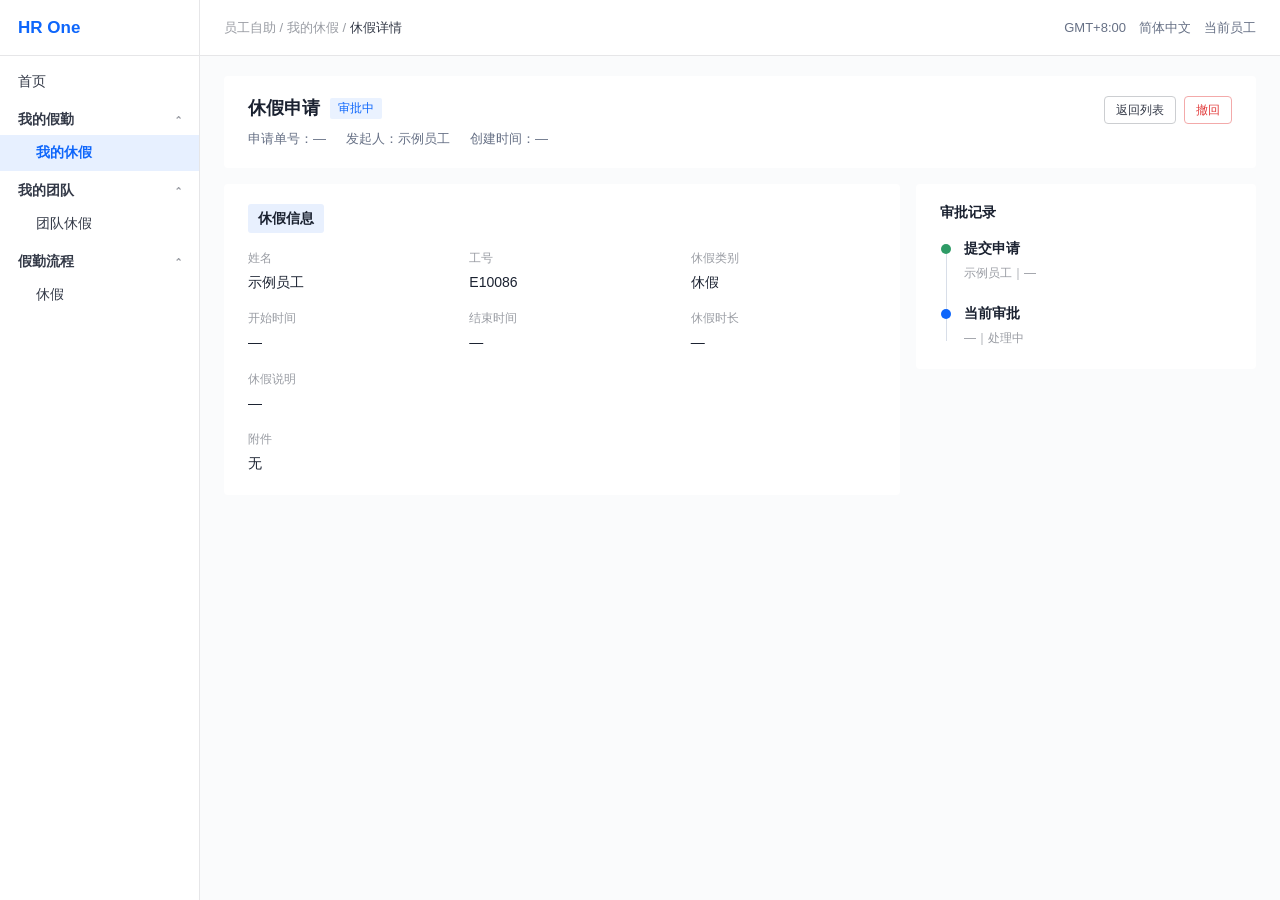
<file: leave-prototype/03-我的休假列表与变更销假原型/detail.html>
<!DOCTYPE html>
<html lang="zh-CN">
<head>
<meta charset="UTF-8">
<meta name="viewport" content="width=device-width, initial-scale=1.0">
<link rel="icon" href="data:,">
<title>HR One · 休假详情</title>
<style>
:root{--blue:#0E66FB;--blue-light:#e7f0ff;--section:#E8F0FE;--page:#FAFBFC;--border:#E6E6E8;--text:#333947;--strong:#1A2130;--sub:#667085;--muted:#999ca3;--red:#F74C4C;--green:#238456;--green-bg:#ebf8f1}
*{margin:0;padding:0;box-sizing:border-box}body{font-family:"PingFang SC","Microsoft YaHei",sans-serif;font-size:14px;color:var(--text);background:var(--page)}button{font-family:inherit}
.layout{display:flex;min-height:100vh}.sidebar{width:200px;background:#fff;border-right:1px solid var(--border);flex:none}.sidebar-logo{height:56px;display:flex;align-items:center;padding:0 18px;border-bottom:1px solid var(--border);font-size:17px;font-weight:650;color:var(--blue)}.sidebar-home,.sidebar-item{display:block;text-decoration:none;color:var(--text);padding:9px 18px}.sidebar-home{margin-top:8px}.sidebar-parent{display:flex;align-items:center;justify-content:space-between;padding:11px 18px 6px;color:var(--text);font-weight:600}.sidebar-parent:after{content:"⌃";color:var(--muted);font-size:12px}.sidebar-item{padding-left:36px}.sidebar-item:hover{background:var(--blue-light)}.sidebar-item.active{background:var(--blue-light);color:var(--blue);font-weight:600}
.main{flex:1;min-width:0}.header{height:56px;background:#fff;border-bottom:1px solid var(--border);display:flex;align-items:center;justify-content:space-between;padding:0 24px}.breadcrumb{font-size:13px;color:var(--muted)}.breadcrumb span{color:var(--text)}.user-info{font-size:13px;color:var(--sub)}.content{padding:20px 24px 28px;min-height:calc(100vh - 56px)}
.btn{height:32px;padding:0 15px;border:1px solid #ccced1;border-radius:4px;background:#fff;color:var(--text);font-size:13px;cursor:pointer;display:inline-flex;align-items:center;justify-content:center;white-space:nowrap}.btn:hover{border-color:var(--blue);color:var(--blue)}.btn-primary{background:var(--blue);border-color:var(--blue);color:#fff}.btn-primary:hover{background:#0759e4;color:#fff}.btn-sm{height:28px;padding:0 11px;font-size:12px}.btn-danger{color:#e23b3b;border-color:#f3aaaa}.btn-danger:hover{color:#d22b2b;border-color:#d22b2b}
.detail-summary{background:#fff;border-radius:4px;padding:20px 24px;margin-bottom:16px;display:flex;align-items:flex-start;justify-content:space-between;gap:24px}.detail-title-row{display:flex;align-items:center;gap:10px;margin-bottom:10px}.detail-title{font-size:18px;font-weight:600;color:var(--strong)}.status-tag{display:inline-flex;padding:2px 8px;border-radius:2px;font-size:12px}.tag-blue{background:#eaf2ff;color:var(--blue)}.tag-green{background:var(--green-bg);color:var(--green)}.tag-gray{background:#f1f2f4;color:#6f7682}.tag-red{background:#fff0f0;color:#d83b3b}.doc-meta{display:flex;align-items:center;gap:20px;color:var(--sub);font-size:13px;flex-wrap:wrap}.detail-actions{display:flex;gap:8px;align-items:center;flex:none}.archive-banner{display:none;margin:-4px 0 16px;padding:10px 12px;border:1px solid #f3dda3;border-radius:4px;background:#fff8e8;color:#7a5a13;font-size:12px;line-height:1.7}.archive-banner.show{display:block}.detail-layout{display:grid;grid-template-columns:minmax(0,1fr) 340px;gap:16px;align-items:start}.detail-card{background:#fff;border-radius:4px;margin-bottom:16px;padding:20px 24px}.detail-section-title{display:inline-block;background:var(--section);color:var(--strong);border-radius:3px;padding:4px 10px;font-size:14px;font-weight:600;margin-bottom:16px;line-height:1.5}.detail-grid{display:grid;grid-template-columns:repeat(3,minmax(0,1fr));gap:16px 36px}.detail-item{display:flex;flex-direction:column;min-width:0}.detail-item.full{grid-column:1/-1}.detail-field-label{font-size:12px;color:var(--muted);margin-bottom:4px;line-height:1.5}.detail-field-value{font-size:14px;color:var(--strong);line-height:1.6;min-height:22px;word-break:break-word}.detail-link{border:0;background:transparent;color:var(--blue);font:inherit;cursor:pointer;text-align:left;padding:0;width:max-content}.detail-link:hover{text-decoration:underline}.approval-card{background:#fff;border-radius:4px;padding:20px 24px}.approval-title{font-size:14px;font-weight:600;color:var(--strong);margin-bottom:18px}.timeline{position:relative;padding-left:24px}.timeline:before{content:"";position:absolute;left:6px;top:8px;bottom:8px;width:1px;background:#D8DEE8}.timeline-item{position:relative;margin-bottom:22px}.timeline-item:last-child{margin-bottom:0}.timeline-dot{position:absolute;left:-23px;top:4px;width:10px;height:10px;border-radius:50%;background:var(--blue)}.timeline-dot.done{background:#2e9b66}.timeline-dot.gray{background:#aab0ba}.timeline-dot.red{background:#e24a4a}.timeline-title{font-weight:600;color:var(--strong);margin-bottom:5px}.timeline-meta{font-size:12px;color:var(--muted);line-height:1.7}.line-table-wrap{overflow-x:auto;border:1px solid var(--border);border-radius:4px}.line-table{width:100%;border-collapse:collapse;min-width:700px}.line-table th{background:#f5f6f7;color:var(--strong);font-size:12px;font-weight:500;text-align:left;padding:9px 11px;border-bottom:1px solid var(--border)}.line-table td{font-size:13px;padding:10px 11px;border-bottom:1px solid var(--border)}.line-table tr:last-child td{border-bottom:0}.status-note{font-size:12px;color:#6f7682}.hidden{display:none!important}
@media(max-width:1050px){.detail-layout{grid-template-columns:1fr}.approval-card{margin-bottom:16px}}@media(max-width:780px){.sidebar{display:none}.content{padding:14px}.detail-summary{flex-direction:column}.detail-grid{grid-template-columns:1fr 1fr}.user-info{display:none}}
</style>
</head>
<body>
<div class="layout">
  <aside class="sidebar">
    <div class="sidebar-logo">HR One</div>
    <div id="sideNav"><a class="sidebar-home" href="index.html">首页</a><div class="sidebar-parent">我的假勤</div><a class="sidebar-item active" href="index.html">我的休假</a><div class="sidebar-parent">我的团队</div><a class="sidebar-item" href="../04-团队与HR发起原型/index.html?mode=team">团队休假</a><div class="sidebar-parent">假勤流程</div><a class="sidebar-item" href="../04-团队与HR发起原型/index.html?mode=hr">休假</a></div>
  </aside>
  <main class="main">
    <header class="header"><div class="breadcrumb" id="breadcrumb">员工自助 / 我的休假 / <span id="breadcrumbName">休假详情</span></div><div class="user-info" id="userInfo">GMT+8:00　简体中文　当前员工</div></header>
    <section class="content">
      <section class="detail-summary">
        <div>
          <div class="detail-title-row"><h1 class="detail-title" id="pageTitle">休假申请</h1><span class="status-tag tag-blue" id="statusTag">审批中</span></div>
          <div class="doc-meta"><span id="applyNo">申请单号：—</span><span id="initiatorMeta">发起人：示例员工</span><span id="createdMeta">创建时间：—</span></div>
        </div>
        <div class="detail-actions" id="detailActions"><button class="btn btn-sm" id="backBtn">返回列表</button></div>
      </section>
      <div class="archive-banner" id="archiveBanner"></div>
      <section class="detail-layout">
        <div>
          <section class="detail-card">
            <div class="detail-section-title" id="businessSectionTitle">休假信息</div>
            <div class="detail-grid" id="businessGrid"></div>
          </section>
          <section class="detail-card" id="durationCard">
            <div class="detail-section-title">休假时长明细</div>
            <div class="line-table-wrap"><table class="line-table"><thead id="durationHead"></thead><tbody id="durationRows"></tbody></table></div>
          </section>
        </div>
        <aside class="approval-card">
          <div class="approval-title">审批记录</div>
          <div class="timeline" id="approvalTimeline"></div>
        </aside>
      </section>
    </section>
  </main>
</div>
<script>
const params=new URLSearchParams(window.location.search);const kind=params.get('kind')||'leave';const record={id:params.get('id')||'—',type:params.get('type')||'休假',start:params.get('start')||'—',end:params.get('end')||'—',duration:params.get('duration')||'—',unit:params.get('unit')||'',status:params.get('status')||'审批中',approver:params.get('approver')||'—',created:params.get('created')||'—',reason:params.get('reason')||'—',follow:params.get('follow')||'—',source:params.get('source')||'',archiveMode:params.get('archiveMode')||'none',employee:params.get('employee')||'示例员工',employeeId:params.get('employeeId')||'E10086',initiator:params.get('initiator')||params.get('employee')||'示例员工',entryMode:['team','hr'].includes(params.get('entryMode'))?params.get('entryMode'):'self'};
const $=id=>document.getElementById(id);const isCancel=kind==='cancel';
const tagClass=status=>({审批中:'tag-blue',审批完成:'tag-green',已撤回:'tag-gray',已驳回:'tag-red'}[status]||'tag-gray');
function field(label,value,full=false,raw=false){return `<div class="detail-item${full?' full':''}"><div class="detail-field-label">${label}</div><div class="detail-field-value">${raw?value:(value||'—')}</div></div>`}
function actionButton(name,action,primary=false,danger=false){return `<button class="btn btn-sm${primary?' btn-primary':''}${danger?' btn-danger':''}" data-action="${action}">${name}</button>`}
function routeAction(action){const query=new URLSearchParams({action,id:record.id});if(isCancel)query.set('tab','cancel');if(record.entryMode==='self'){window.location.href=`index.html?${query.toString()}`;return}query.set('mode',record.entryMode);window.location.href=`../04-团队与HR发起原型/index.html?${query.toString()}`}
function configureEntryMode(){const selfActive=record.entryMode==='self',teamActive=record.entryMode==='team',hrActive=record.entryMode==='hr';$('sideNav').innerHTML=`<a class="sidebar-home" href="index.html">首页</a><div class="sidebar-parent">我的假勤</div><a class="sidebar-item${selfActive?' active':''}" href="index.html">我的休假</a><div class="sidebar-parent">我的团队</div><a class="sidebar-item${teamActive?' active':''}" href="../04-团队与HR发起原型/index.html?mode=team">团队休假</a><div class="sidebar-parent">假勤流程</div><a class="sidebar-item${hrActive?' active':''}" href="../04-团队与HR发起原型/index.html?mode=hr">休假</a>`;if(record.entryMode==='self')return;const isTeam=record.entryMode==='team';$('breadcrumb').innerHTML=isTeam?'我的团队 / 团队休假 / <span id="breadcrumbName">休假详情</span>':'假勤管理 / 假勤流程 / 休假 / <span id="breadcrumbName">休假详情</span>';$('userInfo').textContent=`GMT+8:00　简体中文　${isTeam?'当前主管':'当前HR'}`}
function renderHeader(){
  $('pageTitle').textContent=`${record.type}${isCancel?'销假申请':'申请'}`;$('breadcrumbName').textContent=isCancel?'销假详情':'休假详情';$('statusTag').textContent=record.status;$('statusTag').className=`status-tag ${tagClass(record.status)}`;$('applyNo').textContent=`申请单号：${record.id}`;$('initiatorMeta').textContent=`发起人：${record.initiator}`;$('createdMeta').textContent=`创建时间：${record.created}`;
  let actions='<button class="btn btn-sm" id="backBtn">返回列表</button>';
  if(record.status==='审批中')actions+=actionButton('撤回','withdraw',false,true);
  if(!isCancel&&record.status==='审批完成'&&record.follow==='—'){
    if(record.entryMode==='self'&&record.archiveMode==='none')actions+=actionButton('销假','cancel',true);
    if(record.entryMode!=='self'&&record.archiveMode==='partial')actions+=actionButton('变更','change');
    if(record.entryMode!=='self'&&record.archiveMode==='none')actions+=actionButton('变更','change')+actionButton('销假','cancel',true);
  }
  if(record.status==='已撤回'||record.status==='已驳回')actions+=actionButton('重新提交','resubmit',true);
  $('detailActions').innerHTML=actions;$('detailActions').querySelector('#backBtn').addEventListener('click',()=>window.location.href=record.entryMode==='self'?(isCancel?'index.html?tab=cancel':'index.html'):`../04-团队与HR发起原型/index.html?mode=${record.entryMode}${isCancel?'&tab=cancel':''}`);$('detailActions').querySelectorAll('[data-action]').forEach(btn=>btn.addEventListener('click',()=>routeAction(btn.dataset.action)));
}
function renderArchiveBanner(){
  if(isCancel)return;
  if(record.archiveMode==='partial'){$('archiveBanner').textContent=record.entryMode==='self'?'本次休假包含已封存考勤日。本期仅支持整单销假，因此不可发起销假。':'本次休假包含已封存考勤日。已封存日期保持原结果，仅可变更未封存日期；本期不支持整单销假。';$('archiveBanner').classList.add('show');return}
  if(record.archiveMode==='full'){$('archiveBanner').textContent=record.entryMode==='self'?'本次休假涉及的考勤日均已封存，不可发起销假。':'本次休假涉及的考勤日均已封存，不支持变更或销假。';$('archiveBanner').classList.add('show')}
}
function renderBusiness(){
  $('businessSectionTitle').textContent=isCancel?'销假信息':'休假信息';
  if(isCancel){$('businessGrid').innerHTML=field('姓名',record.employee)+field('工号',record.employeeId)+field('原休假申请',`<button class="detail-link" id="sourceLeaveLink">${record.source||'—'}　查看详情</button>`,false,true)+field('休假类别',record.type)+field('销假开始时间',record.start)+field('销假结束时间',record.end)+field('销假时长',record.duration)+field('销假说明',record.reason,true)+field('附件','无',true)}
  else{$('businessGrid').innerHTML=field('姓名',record.employee)+field('工号',record.employeeId)+field('休假类别',record.type)+field('开始时间',record.start)+field('结束时间',record.end)+field('休假时长',record.duration)+field('休假说明',record.reason,true)+field('附件','无',true)}
  const sourceLink=$('sourceLeaveLink');if(sourceLink)sourceLink.addEventListener('click',()=>window.location.href=`index.html?openDetail=${encodeURIComponent(record.source)}`);
}
function toDate(value){const datePart=(value||'').slice(0,10).replaceAll('/','-');const parsed=new Date(`${datePart}T00:00:00`);return isNaN(parsed)?null:parsed}
function formatDate(date){return `${date.getFullYear()}/${String(date.getMonth()+1).padStart(2,'0')}/${String(date.getDate()).padStart(2,'0')}`}
function timePart(value){return value&&value.length>10?value.slice(11):'—'}
function renderDuration(){
  if(isCancel){$('durationCard').classList.add('hidden');return}
  const multiDay=(record.start||'').slice(0,10)!==(record.end||'').slice(0,10);
  if(!multiDay&&record.archiveMode!=='partial'){$('durationCard').classList.add('hidden');return}
  $('durationCard').classList.remove('hidden');
  if(record.archiveMode==='partial'){
    $('durationHead').innerHTML='<tr><th>考勤日</th><th>休假时间</th><th>扣减休息时长</th><th>休假时长</th><th>封存状态</th></tr>';
    $('durationRows').innerHTML='<tr><td>2026/07/31</td><td>13:00—17:00</td><td>0小时</td><td>4小时</td><td><span class="status-note">已封存｜2026/08/05 18:00</span></td></tr><tr><td>2026/08/01</td><td>09:00—12:00</td><td>0.5小时</td><td>2.5小时</td><td><span class="status-note">未封存</span></td></tr>';return;
  }
  $('durationHead').innerHTML='<tr><th>日期</th><th>开始时间</th><th>结束时间</th><th>休假时长</th></tr>';
  if(record.unit==='天'){const start=toDate(record.start),end=toDate(record.end),rows=[];if(start&&end){for(let day=new Date(start);day<=end;day.setDate(day.getDate()+1))rows.push(`<tr><td>${formatDate(day)}</td><td>—</td><td>—</td><td>1天</td></tr>`)}$('durationRows').innerHTML=rows.join('')||`<tr><td>${record.start}</td><td>—</td><td>—</td><td>${record.duration}</td></tr>`}
  else{const date=(record.start||'').slice(0,10);$('durationRows').innerHTML=`<tr><td>${date}</td><td>${timePart(record.start)}</td><td>${timePart(record.end)}</td><td>${record.duration}</td></tr>`}
}
function timelineItem(title,meta,state='done'){return `<div class="timeline-item"><div class="timeline-dot ${state}"></div><div class="timeline-title">${title}</div><div class="timeline-meta">${meta}</div></div>`}
function renderTimeline(){let content=timelineItem('提交申请',`${record.initiator}｜${record.created}`);if(record.status==='审批中')content+=timelineItem('当前审批',`${record.approver}｜处理中`,'');if(record.status==='审批完成')content+=timelineItem('审批通过','直属领导｜已完成','done');if(record.status==='已驳回')content+=timelineItem('审批驳回','直属领导｜已驳回','red');if(record.status==='已撤回')content+=timelineItem('撤回申请',`${record.initiator}｜已撤回`,'gray');$('approvalTimeline').innerHTML=content}
configureEntryMode();renderHeader();renderArchiveBanner();renderBusiness();renderDuration();renderTimeline();
</script>
</body>
</html>
</file>
<file: quota-prototype/14-考勤额度管理页面原型/prototype-polish.css>
/* 余额明细冻结列：列宽与 sticky 偏移共用同一组固定值，避免横向滚动后重叠。 */
#balance-detail .card > .table-wrap {
  max-width: calc(100% - 28px);
  margin-right: 14px;
  margin-left: 14px;
  padding-right: 0;
  padding-left: 0;
}

#balance-detail .quota-table th:nth-child(1),
#balance-detail .quota-table td:nth-child(1) {
  width: 42px;
  min-width: 42px;
  max-width: 42px;
  left: 0;
}

#balance-detail .quota-table th:nth-child(2),
#balance-detail .quota-table td:nth-child(2) {
  width: 92px;
  min-width: 92px;
  max-width: 92px;
  left: 42px;
}

#balance-detail .quota-table th:nth-child(3),
#balance-detail .quota-table td:nth-child(3) {
  width: 120px;
  min-width: 120px;
  max-width: 120px;
  left: 134px;
}

/* 已休明细：固定列宽和 sticky 偏移使用同一套尺寸，滚动时不穿透、不重叠。 */
#balance-usage .card > .table-wrap {
  max-width: calc(100% - 28px);
  margin-right: 14px;
  margin-left: 14px;
  padding-right: 0;
  padding-left: 0;
}

#balance-usage .card > .table-wrap > table {
  width: 1678px !important;
  min-width: 1678px !important;
  table-layout: fixed;
}

#balance-usage th:nth-child(1),
#balance-usage td:nth-child(1) {
  width: 64px;
  min-width: 64px;
  max-width: 64px;
  left: 0;
}

#balance-usage th:nth-child(2),
#balance-usage td:nth-child(2) {
  width: 84px;
  min-width: 84px;
  max-width: 84px;
  left: 64px;
}

#balance-usage th:nth-child(3),
#balance-usage td:nth-child(3) {
  width: 108px;
  min-width: 108px;
  max-width: 108px;
  left: 148px;
}

#balance-usage th:nth-child(4),
#balance-usage td:nth-child(4) { width: 92px; }

#balance-usage th:nth-child(5),
#balance-usage td:nth-child(5) { width: 84px; }

#balance-usage th:nth-child(6),
#balance-usage td:nth-child(6) { width: 104px; }

#balance-usage th:nth-child(7),
#balance-usage td:nth-child(7) { width: 82px; }

#balance-usage th:nth-child(8),
#balance-usage td:nth-child(8) { width: 280px; }

#balance-usage th:nth-child(9),
#balance-usage td:nth-child(9) { width: 110px; }

#balance-usage th:nth-child(10),
#balance-usage td:nth-child(10) { width: 240px; }

#balance-usage th:nth-child(11),
#balance-usage td:nth-child(11) { width: 310px; }

#balance-usage th:nth-child(12),
#balance-usage td:nth-child(12) { width: 120px; }

#balance-usage .split-summary {
  min-width: 0;
}

/* 年假、调休假结算的业务操作使用内部分组，组内按钮保持与工具栏一致的间距。 */
.settle-summary-actions {
  display: inline-flex;
  gap: 7px;
}

.quota-breakdown-cell {
  display: inline-flex;
  align-items: center;
}

.breakdown-hotspot {
  min-width: 28px;
  height: 28px;
  margin: -5px -7px;
  padding: 0 7px;
  border: 0;
  border-radius: 3px;
  background: transparent;
  color: var(--blue);
  font-variant-numeric: tabular-nums;
  line-height: 28px;
  text-align: left;
  cursor: pointer;
}

.breakdown-hotspot:hover,
.breakdown-hotspot:focus-visible {
  background: var(--blue-light);
  outline: none;
  text-decoration: underline;
}

#commonDialog.quota-breakdown-mode .dialog.small {
  width: 520px;
}

#commonDialog.quota-breakdown-mode .dialog-body {
  padding: 18px 24px 24px;
}

#commonDialog.quota-breakdown-mode .dialog-foot {
  display: none;
}

/* 结算操作弹窗：沿用 HR One 紧凑双列布局，确认类信息使用更小的单列宽度。 */
#commonDialog.settlement-dialog-mode .dialog.small {
  width: 760px;
  max-width: calc(100vw - 72px);
}

#commonDialog.settlement-confirm-mode .dialog.small,
#commonDialog.settlement-success-mode .dialog.small {
  width: 580px;
}

#commonDialog.settlement-readonly-mode .dialog-foot {
  min-height: 56px;
}

.settlement-form {
  gap: 18px 32px;
}

.settlement-radio-group {
  display: flex;
  align-items: center;
  min-height: 34px;
  gap: 28px;
}

.settlement-radio-group label {
  display: inline-flex !important;
  align-items: center;
  gap: 6px;
  margin: 0 !important;
  color: #303133 !important;
  cursor: pointer;
}

.settlement-radio-group input {
  width: 15px !important;
  min-height: 15px !important;
  height: 15px !important;
  padding: 0 !important;
}

.dialog-field .field-error {
  border-color: #f56c6c !important;
}

.field-error-message {
  display: block;
  margin-top: 5px;
  color: #f56c6c;
  font-size: 12px;
  line-height: 17px;
}

.settlement-confirm-content,
.settlement-result {
  display: flex;
  align-items: flex-start;
  gap: 14px;
  color: #303133;
}

.settlement-confirm-content strong,
.settlement-result strong {
  display: block;
  margin: 1px 0 7px;
  font-size: 14px;
  line-height: 22px;
}

.settlement-confirm-content p,
.settlement-result p,
.settlement-confirm-note,
.settlement-alert p {
  margin: 0;
  color: #606266;
  font-size: 13px;
  line-height: 1.75;
}

.settlement-warning-icon,
.settlement-result-icon {
  display: inline-flex;
  flex: 0 0 24px;
  align-items: center;
  justify-content: center;
  width: 24px;
  height: 24px;
  border-radius: 50%;
  background: #fff4e8;
  color: #e6a23c;
  font-size: 15px;
  font-weight: 600;
}

.settlement-result-icon {
  background: #eaf7ee;
  color: #188038;
}

.settlement-verify-grid {
  display: grid;
  grid-template-columns: repeat(4, 1fr);
  gap: 10px;
  margin-top: 18px;
}

.settlement-verify-grid > div {
  padding: 10px 12px;
  border: 1px solid #ebeef5;
  border-radius: 4px;
  background: #fafbfc;
  text-align: center;
}

.settlement-verify-grid span,
.settlement-verify-grid strong {
  display: block;
}

.settlement-verify-grid span {
  color: #909399;
  font-size: 12px;
}

.settlement-verify-grid strong {
  margin-top: 5px;
  color: #303133;
  font-size: 17px;
  font-weight: 500;
}

.settlement-alert {
  margin-bottom: 16px;
  padding: 11px 13px;
  border: 1px solid #f5d6a7;
  border-radius: 4px;
  background: #fff9f0;
}

.settlement-alert strong {
  display: block;
  margin-bottom: 4px;
  color: #a66518;
  font-size: 13px;
}

.settlement-confirm-summary {
  display: flex;
  justify-content: space-between;
  margin-bottom: 10px;
  padding: 10px 12px;
  border: 1px solid #ebeef5;
  border-radius: 4px;
  background: #fafbfc;
  font-size: 13px;
}

.settlement-confirm-summary span {
  color: #606266;
}

.settlement-log-query {
  display: grid;
  grid-template-columns: 76px 1fr 64px 1fr auto auto;
  gap: 8px;
  align-items: center;
  margin-bottom: 16px;
}

.settlement-log-query label {
  color: #606266;
  font-size: 13px;
  text-align: right;
}

.settlement-log-query input {
  width: 100%;
  height: 32px;
  padding: 0 9px;
  border: 1px solid #dcdfe6;
  border-radius: 4px;
}

.settlement-log-table table {
  min-width: 0;
}

.settlement-export-fields {
  display: grid;
  grid-template-columns: repeat(3, minmax(0, 1fr));
  gap: 0;
  overflow: hidden;
  border: 1px solid #ebeef5;
  border-radius: 4px;
}

.settlement-export-fields label {
  display: flex;
  align-items: center;
  gap: 7px;
  min-height: 40px;
  padding: 8px 12px;
  border-right: 1px solid #ebeef5;
  border-bottom: 1px solid #ebeef5;
  color: #303133;
  font-size: 13px;
}

.settlement-export-fields label:nth-child(3n) {
  border-right: 0;
}

.settlement-export-fields input {
  width: 14px;
  height: 14px;
  margin: 0;
}

.quota-detail-table {
  width: 100%;
  min-width: 0;
  border: 1px solid var(--border);
  border-bottom: 0;
}

.quota-detail-table th,
.quota-detail-table td {
  height: 40px;
  padding: 9px 12px;
}

.quota-detail-table th:last-child,
.quota-detail-table td:last-child {
  width: 128px;
  text-align: right;
}

/* 团队/个人余额共用只读页面。 */
.audience-parent {
  margin-top: 12px;
}

.audience-balance-tabs {
  margin-bottom: 12px;
}

.audience-panel .card > .table-wrap {
  max-width: calc(100% - 28px);
  margin-right: 14px;
  margin-left: 14px;
  padding-right: 0;
  padding-left: 0;
}

.audience-panel .card-header .toolbar {
  gap: 7px;
}

.audience-fixed-query input:disabled,
.audience-fixed-query select:disabled {
  border-color: #d8d8d8;
  background: #f5f5f5;
  color: #a8abb2;
  cursor: not-allowed;
  opacity: 1;
  -webkit-text-fill-color: #a8abb2;
}

.audience-summary-quota-link,
.audience-used-quota-link {
  color: var(--blue);
  cursor: pointer;
  text-decoration: none;
}

.audience-summary-quota-link:hover,
.audience-used-quota-link:hover {
  text-decoration: underline;
}

.audience-panel tbody tr[hidden] {
  display: none;
}

/* 团队汇总首屏保留员工识别信息和总可休额度。 */
#team-balance-summary table {
  width: 100%;
  min-width: 1000px;
  table-layout: fixed;
}

#team-balance-summary th:nth-child(1),
#team-balance-summary td:nth-child(1) { width: 64px; }

#team-balance-summary th:nth-child(2),
#team-balance-summary td:nth-child(2) { width: 84px; }

#team-balance-summary th:nth-child(3),
#team-balance-summary td:nth-child(3) { width: 108px; }

#team-balance-summary th:nth-child(4),
#team-balance-summary td:nth-child(4) { width: 100px; }

#team-balance-summary th:nth-child(5),
#team-balance-summary td:nth-child(5) { width: 84px; }

#team-balance-summary th:nth-child(n+6),
#team-balance-summary td:nth-child(n+6) { width: 140px; }

#my-balance-summary table {
  width: 100%;
  min-width: 640px;
  table-layout: fixed;
}

/* 团队余额明细冻结姓名、工号，沿用管理员页的信息冻结习惯。 */
#team-balance-detail .quota-table {
  width: 1700px;
  min-width: 1700px;
  table-layout: fixed;
}

#team-balance-detail .quota-table th:nth-child(1),
#team-balance-detail .quota-table td:nth-child(1) {
  position: sticky;
  left: 0;
  z-index: 4;
  width: 92px;
  min-width: 92px;
  max-width: 92px;
  background: #fff;
}

#team-balance-detail .quota-table th:nth-child(2),
#team-balance-detail .quota-table td:nth-child(2) {
  position: sticky;
  left: 92px;
  z-index: 4;
  width: 120px;
  min-width: 120px;
  max-width: 120px;
  background: #fff;
  box-shadow: 5px 0 8px rgba(35, 47, 66, .04);
}

#team-balance-detail .quota-table th:nth-child(-n+2) {
  z-index: 6;
  background: #f7f8fa;
}

#team-balance-detail .quota-table tbody tr:hover td:nth-child(-n+2) {
  background: #f9fafe;
}

#team-balance-detail .quota-table th:nth-child(3),
#team-balance-detail .quota-table td:nth-child(3) { width: 100px; }

#team-balance-detail .quota-table th:nth-child(4),
#team-balance-detail .quota-table td:nth-child(4) { width: 84px; }

#team-balance-detail .quota-table th:nth-child(5),
#team-balance-detail .quota-table td:nth-child(5) { width: 92px; }

#team-balance-detail .quota-table th:nth-child(6),
#team-balance-detail .quota-table td:nth-child(6) { width: 72px; }

#team-balance-detail .quota-table th:nth-child(7),
#team-balance-detail .quota-table td:nth-child(7),
#team-balance-detail .quota-table th:nth-child(8),
#team-balance-detail .quota-table td:nth-child(8),
#team-balance-detail .quota-table th:nth-child(9),
#team-balance-detail .quota-table td:nth-child(9),
#team-balance-detail .quota-table th:nth-child(12),
#team-balance-detail .quota-table td:nth-child(12),
#team-balance-detail .quota-table th:nth-child(13),
#team-balance-detail .quota-table td:nth-child(13),
#team-balance-detail .quota-table th:nth-child(15),
#team-balance-detail .quota-table td:nth-child(15) { width: 120px; }

#team-balance-detail .quota-table th:nth-child(10),
#team-balance-detail .quota-table td:nth-child(10),
#team-balance-detail .quota-table th:nth-child(11),
#team-balance-detail .quota-table td:nth-child(11),
#team-balance-detail .quota-table th:nth-child(14),
#team-balance-detail .quota-table td:nth-child(14) { width: 140px; }

/* 团队已休明细冻结序号、姓名、工号。 */
#team-balance-usage table {
  width: 1678px;
  min-width: 1678px;
  table-layout: fixed;
}

#team-balance-usage th:nth-child(1),
#team-balance-usage td:nth-child(1) {
  position: sticky;
  left: 0;
  z-index: 4;
  width: 64px;
  min-width: 64px;
  max-width: 64px;
  background: #fff;
}

#team-balance-usage th:nth-child(2),
#team-balance-usage td:nth-child(2) {
  position: sticky;
  left: 64px;
  z-index: 4;
  width: 84px;
  min-width: 84px;
  max-width: 84px;
  background: #fff;
}

#team-balance-usage th:nth-child(3),
#team-balance-usage td:nth-child(3) {
  position: sticky;
  left: 148px;
  z-index: 4;
  width: 108px;
  min-width: 108px;
  max-width: 108px;
  background: #fff;
  box-shadow: 5px 0 8px rgba(35, 47, 66, .04);
}

#team-balance-usage th:nth-child(-n+3) {
  z-index: 6;
  background: #f7f8fa;
}

#team-balance-usage tbody tr:hover td:nth-child(-n+3) {
  background: #f9fafe;
}

#team-balance-usage th:nth-child(4),
#team-balance-usage td:nth-child(4) { width: 92px; }

#team-balance-usage th:nth-child(5),
#team-balance-usage td:nth-child(5) { width: 84px; }

#team-balance-usage th:nth-child(6),
#team-balance-usage td:nth-child(6) { width: 104px; }

#team-balance-usage th:nth-child(7),
#team-balance-usage td:nth-child(7) { width: 82px; }

#team-balance-usage th:nth-child(8),
#team-balance-usage td:nth-child(8) { width: 280px; }

#team-balance-usage th:nth-child(9),
#team-balance-usage td:nth-child(9) { width: 110px; }

#team-balance-usage th:nth-child(10),
#team-balance-usage td:nth-child(10) { width: 240px; }

#team-balance-usage th:nth-child(11),
#team-balance-usage td:nth-child(11) { width: 310px; }

#team-balance-usage th:nth-child(12),
#team-balance-usage td:nth-child(12) { width: 120px; }

#team-balance-usage td:nth-child(11) {
  white-space: normal;
  overflow-wrap: anywhere;
  line-height: 1.6;
}

/* 个人余额明细隐藏本人信息后，以假期类型、年度作为冻结识别列。 */
#my-balance-detail .quota-table {
  width: 100%;
  min-width: 1304px;
  table-layout: fixed;
}

#my-balance-detail .quota-table th:nth-child(1),
#my-balance-detail .quota-table td:nth-child(1) {
  position: sticky;
  left: 0;
  z-index: 4;
  width: 92px;
  min-width: 92px;
  max-width: 92px;
  background: #fff;
}

#my-balance-detail .quota-table th:nth-child(2),
#my-balance-detail .quota-table td:nth-child(2) {
  position: sticky;
  left: 92px;
  z-index: 4;
  width: 82px;
  min-width: 82px;
  max-width: 82px;
  background: #fff;
  box-shadow: 5px 0 8px rgba(35, 47, 66, .04);
}

#my-balance-detail .quota-table th:nth-child(-n+2) {
  z-index: 6;
  background: #f7f8fa;
}

#my-balance-detail .quota-table tbody tr:hover td:nth-child(-n+2) {
  background: #f9fafe;
}

#my-balance-detail .quota-table th:nth-child(3),
#my-balance-detail .quota-table td:nth-child(3),
#my-balance-detail .quota-table th:nth-child(4),
#my-balance-detail .quota-table td:nth-child(4),
#my-balance-detail .quota-table th:nth-child(5),
#my-balance-detail .quota-table td:nth-child(5),
#my-balance-detail .quota-table th:nth-child(8),
#my-balance-detail .quota-table td:nth-child(8),
#my-balance-detail .quota-table th:nth-child(9),
#my-balance-detail .quota-table td:nth-child(9) { width: 120px; }

#my-balance-detail .quota-table th:nth-child(6),
#my-balance-detail .quota-table td:nth-child(6),
#my-balance-detail .quota-table th:nth-child(7),
#my-balance-detail .quota-table td:nth-child(7),
#my-balance-detail .quota-table th:nth-child(10),
#my-balance-detail .quota-table td:nth-child(10) { width: 140px; }

#my-balance-usage table {
  width: 1320px;
  min-width: 1320px;
  table-layout: fixed;
}

#my-balance-usage th:nth-child(1),
#my-balance-usage td:nth-child(1) { width: 64px; }

#my-balance-usage th:nth-child(2),
#my-balance-usage td:nth-child(2) { width: 104px; }

#my-balance-usage th:nth-child(3),
#my-balance-usage td:nth-child(3) { width: 82px; }

#my-balance-usage th:nth-child(4),
#my-balance-usage td:nth-child(4) { width: 280px; }

#my-balance-usage th:nth-child(5),
#my-balance-usage td:nth-child(5) { width: 110px; }

#my-balance-usage th:nth-child(6),
#my-balance-usage td:nth-child(6) { width: 240px; }

#my-balance-usage th:nth-child(7),
#my-balance-usage td:nth-child(7) { width: 310px; }

#my-balance-usage th:nth-child(8),
#my-balance-usage td:nth-child(8) { width: 120px; }

#my-balance-usage td:nth-child(7) {
  white-space: normal;
  overflow-wrap: anywhere;
  line-height: 1.6;
}

#my-balance-usage .split-summary,
#team-balance-usage .split-summary {
  min-width: 0;
  white-space: normal;
  line-height: 1.7;
}
</file>
